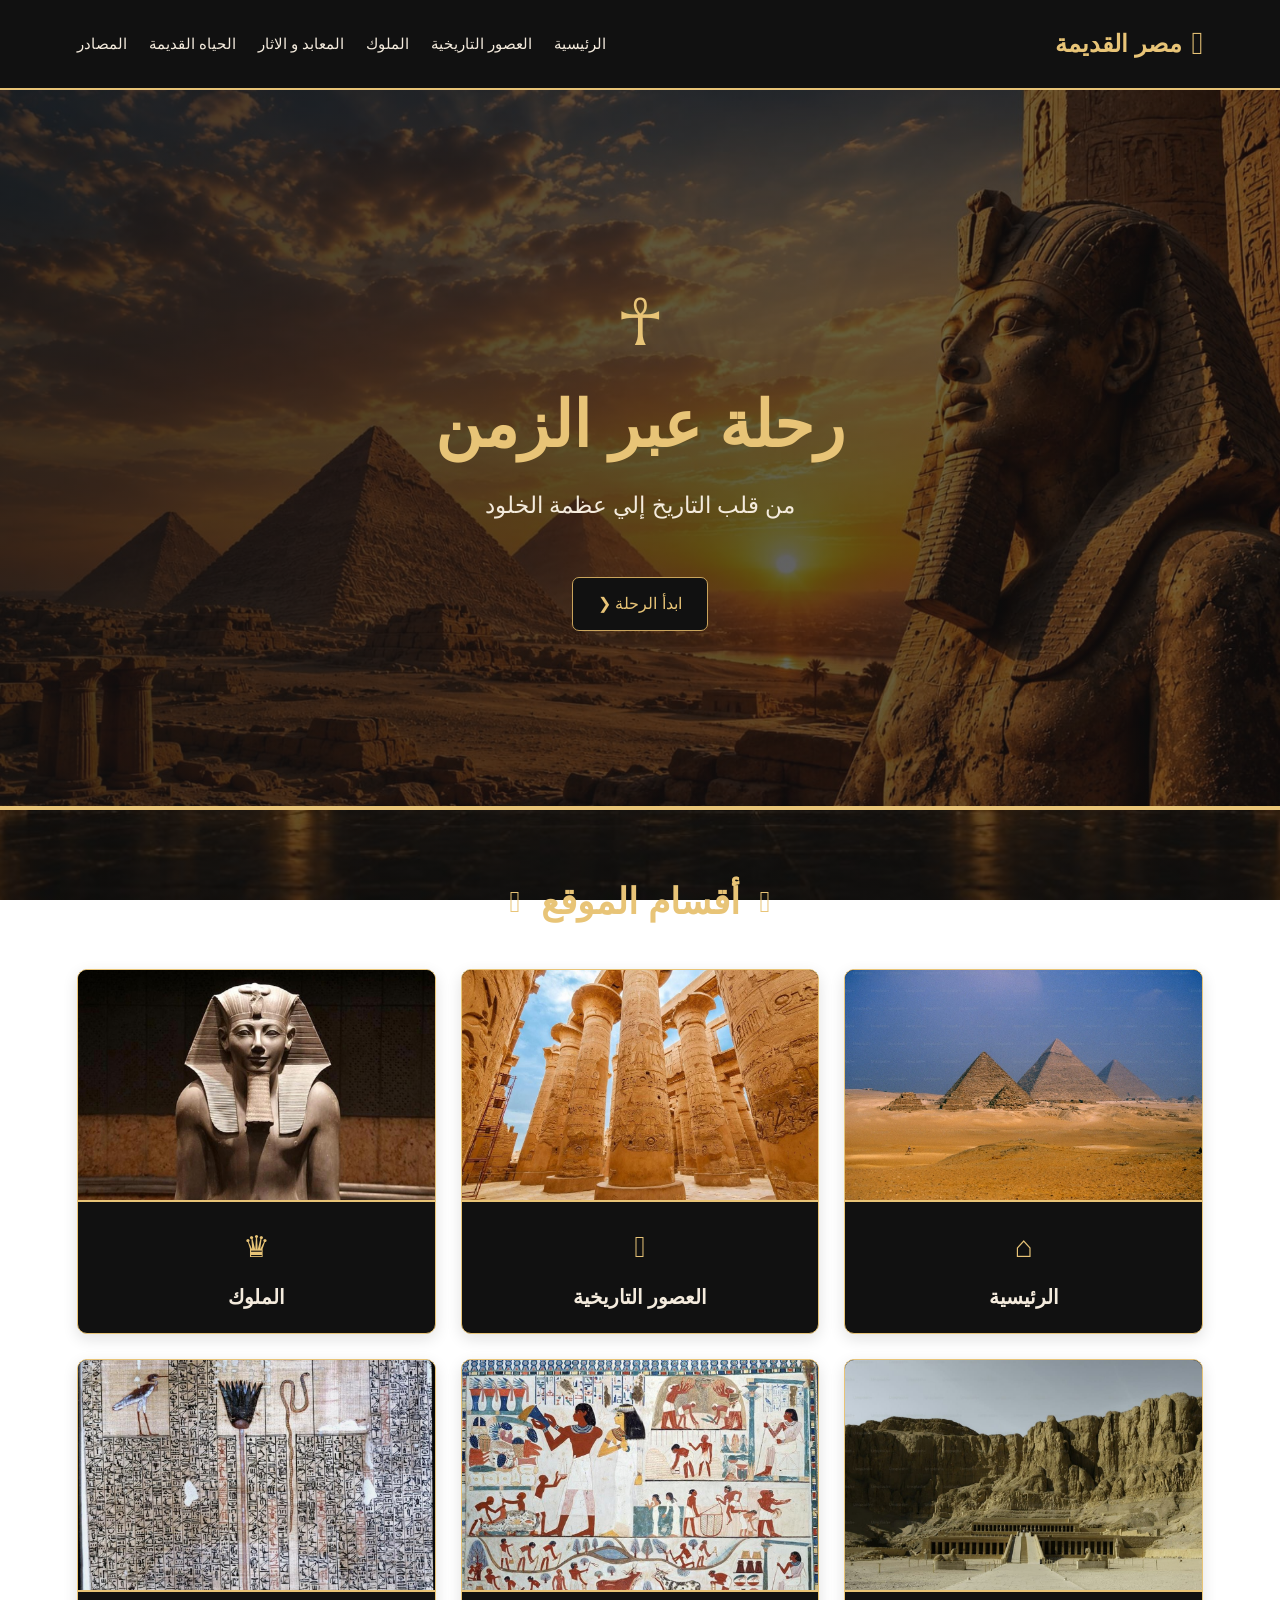
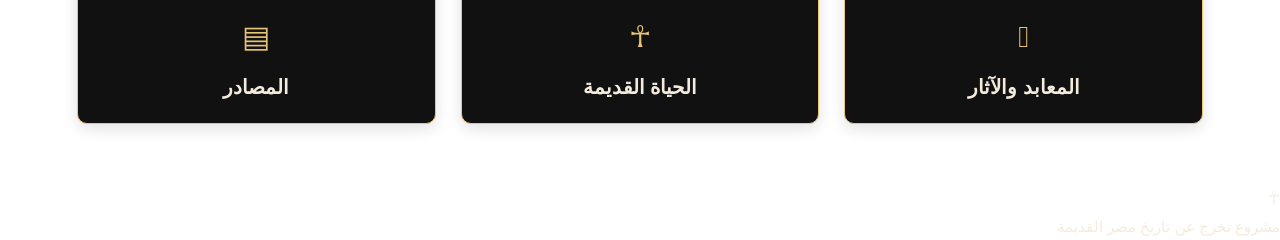
<file: index.html>
<!DOCTYPE html>
<html lang="ar" dir="rtl">
    <head>
         <meta charset="UTF-8">
         <meta name="viewport" content="width=device-width,initial-scale=1.0">
         <title>ANKH</title>
         <link rel="stylesheet" href="css/style.css">
    </head>
    <body>
        <!-- رأس الموقع -->
        <header class="header">
            <a href="index.html" class="logo">
              <span class="eye">𓂀</span>
              <span>مصر القديمة</span>  
            </a>
            <nav class="navbar">
                <a href="index.html">الرئيسية</a>
                <a href="eras.html">العصور التاريخية</a>
                <a href="kings.html">الملوك</a>
                <a href="monuments.html">المعابد و الاثار</a>
                <a href="life.html">الحياه القديمة</a>
                <a href="sources.html">المصادر</a>
            </nav>
        </header>
        <!-- القسم الرئيسي والخلفية -->
        <main>
            <section class="hero">
        <div class="hero-content">
            <span class="symbol">☥</span>
            <h1>رحلة عبر الزمن</h1>
            <p> من قلب التاريخ إلي عظمة الخلود</p>
            <a href="#sections" class="btn">ابدأ الرحلة ❮</a>
        </div>
    </section>
    <!-- أقسام الموقع -->
     <section class="sections" id="sections">

            <div class="section-title">
                <span>𓆣</span>
                <h2>أقسام الموقع</h2>
                <span>𓆣</span>
            </div>
            <div class="cards">

                <a href="index.html" class="card">
                    <img src="imges/pyramids.jpg" alt="أهرامات الجيزة" width="300">
                    <div class="card-info">
                        <span class="card-icon">⌂</span>
                        <h3>الرئيسية</h3>
                    </div>
                </a>

                <a href="eras.html" class="card">
                    <img src="imges/temples.jpg" alt="العصور التاريخية" width="300">
                    <div class="card-info">
                        <span class="card-icon">𓉗</span>
                        <h3>العصور التاريخية</h3>
                    </div>
                </a>

                <a href="kings.html" class="card">
                    <img src="imges/kings.jpg" alt="ملوك مصر القديمة" width="300">
                    <div class="card-info">
                        <span class="card-icon">♛</span>
                        <h3>الملوك</h3>
                    </div>
                </a>

                <a href="monuments.html" class="card">
                    <img src="imges/monuments.jpg" alt="المعابد والآثار" width="300">
                    <div class="card-info">
                        <span class="card-icon">𓉐</span>
                        <h3>المعابد والآثار</h3>
                    </div>
                </a>

                <a href="life.html" class="card">
                    <img src="imges/ancient-life.jpg" alt="الحياة في مصر القديمة" width="300">
                    <div class="card-info">
                        <span class="card-icon">☥</span>
                        <h3>الحياة القديمة</h3>
                    </div>
                </a>

                <a href="sources.html" class="card">
                    <img src="imges/sources.jpg" alt="المخطوطات المصرية القديمة" width="300">
                    <div class="card-info">
                        <span class="card-icon">▤</span>
                        <h3>المصادر</h3>
                    </div>
                </a>

            </div>

        </section>
        </main>
        <!-- تذييل الموقع -->
        <footer class="footer">
<span>☥</span>
        <p>مشروع تخرج عن تاريخ مصر القديمة</p>
        </footer>
    </body>
</html>
</file>
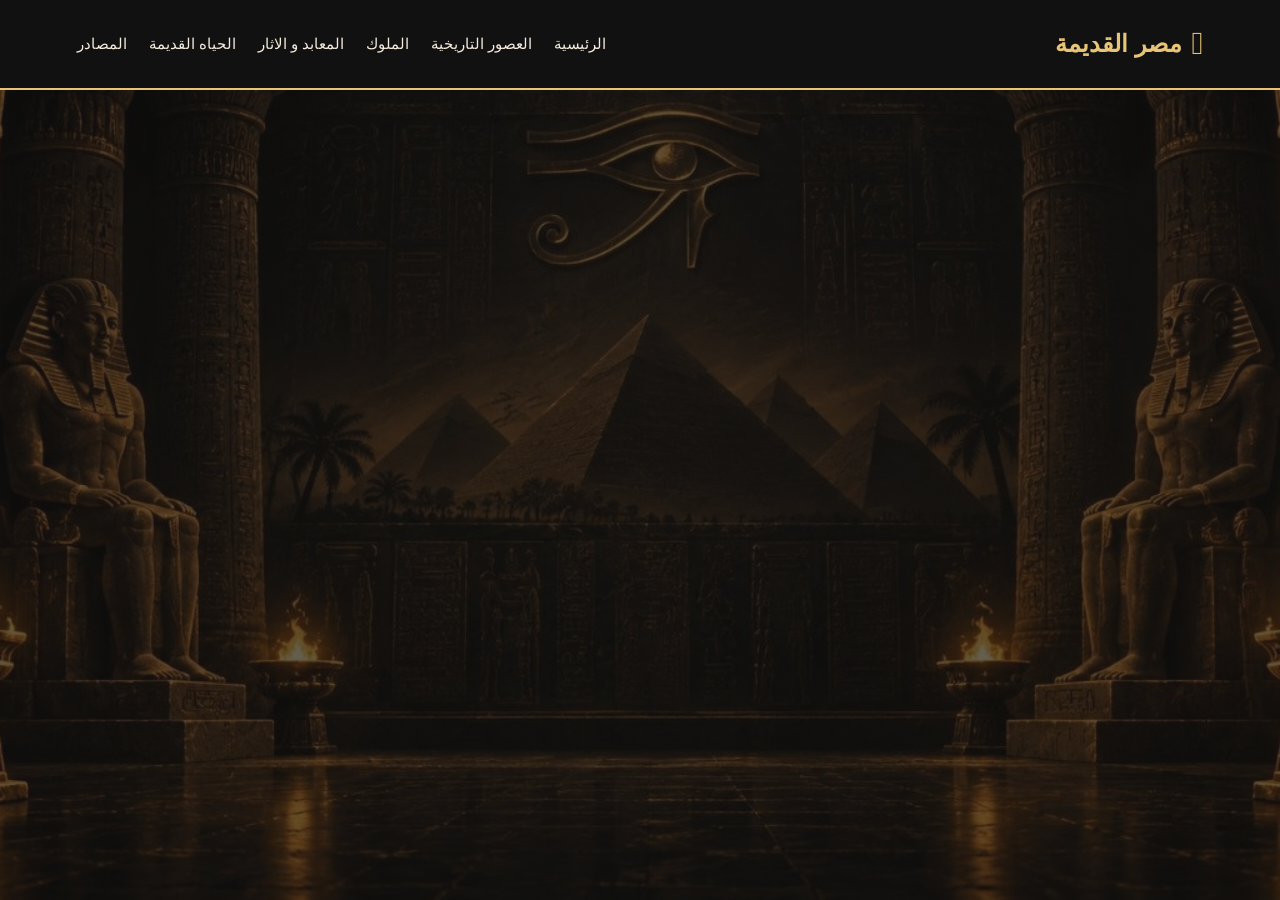
<file: eras-details.html>
<!DOCTYPE html>
<html lang="ar" dir="rtl">
    <head>
        <meta charset="UTF-8">
        <meta name="viewport" content="width=device-width,initial-scale=1.0">
        <title>تفاصيل العصور التاريخية</title>
        <link rel="stylesheet" href="css/style.css">
    </head>
    <body>
         <!-- رأس الموقع -->
        <header class="header">
            <a href="index.html" class="logo">
              <span class="eye">𓂀</span>
              <span>مصر القديمة</span>  
            </a>
            <nav class="navbar">
                <a href="index.html">الرئيسية</a>
                <a href="eras.html">العصور التاريخية</a>
                <a href="kings.html">الملوك</a>
                <a href="monuments.html">المعابد و الاثار</a>
                <a href="life.html">الحياه القديمة</a>
                <a href="sources.html">المصادر</a>
            </nav>
        </header>
        <!-- تفاصيل عصر ماقبل الاسرات-->
<section class="king-detail" id="predynastic">

    <h1>عصر ما قبل الاسرات</h1>

    <img src="imges/قبل الاسرات.jpg"
         alt="عصر ما قبل الاسرات">

    <h2>بداية عصر ما قبل التاريخ</h2>

    <div class="king-biography">

        <h2>نبذة عن عصر ما قبل التاريخ</h2>

        <p> 
            تغطي تلك التسمية فترة ما قبل التاريخ المصري القديم بداية من العصر الحجري القديم (الباليوليتي)، وصولاً إلى نهاية العصر الحجري الحديث (النيوليتي). ويشير مصطلح "ما قبل التاريخ" إلى مرحلة ما قبل الكتابة في مصر . ظهرت الكتابة في نفس الوقت تقريبا مع نهاية العصر الحجري  حوالي 3100 قبل الميلاد. وهي الفترة التي ظهرت فيها مصر ككيان سياسي موحد
        </p>

        <h2>الحضارات المصرية قبل توحيد البلاد</h2>

    <p>
        قبل تشكيل الدولة المصرية، ظهرت حضارات مختلفة على طول وادي النيل،
        وبدأت تتشابه تدريجيًا في مظاهرها الثقافية.
    </p>

    <h3>حضارة المعادي</h3>
    <p>
        ظهرت في مصر السفلى، وامتدت تقريبًا من عام 4000 إلى 3100 قبل الميلاد.
    </p>

    <h3>حضارة البداري</h3>
    <p>
        ظهرت بالقرب من أسيوط، وتُعد من الحضارات المهمة في صعيد مصر.
    </p>

    <h3>حضارة نقادة الأولى</h3>
    <p>
        ظهرت في صعيد مصر بالقرب من الأقصر، وامتدت تقريبًا
        من عام 4000 إلى 3500 قبل الميلاد.
    </p>

    <h2>مراحل تطور حضارة نقادة</h2>

    <h3>نقادة الأولى</h3>
    <p>
        لم تكشف هذه المرحلة عن الكثير من مظاهر التقسيم الطبقي الاجتماعي،
        لكن بدأت التغيرات الاجتماعية تظهر بصورة أوضح مع نهاية هذه الفترة.
    </p>

    <h3>نقادة الثانية</h3>
    <p>
        امتدت تقريبًا من عام 3500 إلى 3200 قبل الميلاد،
        وبدأت تنتشر على طول وادي النيل.
        ومن أهم مواقعها هيراكونبوليس (الكوم الأحمر) بالقرب من إدفو،
        وأبيدوس في صعيد مصر.
    </p>

    <h3>نقادة الثالثة</h3>
    <p>
        امتدت تقريبًا من عام 3500 إلى 3100 قبل الميلاد،
        وأصبح المجتمع أكثر تعقيدًا وتطورًا،
        كما اختلفت ثقافته عن الثقافة النوبية المعاصرة.
        وكان الانتقال منها إلى عصر الأسرات المبكرة تدريجيًا.
    </p>

    <h3>الأسرة الحاكمة صفر</h3>
    <p>
        يُطلق أحيانًا على حضارة نقادة الثالثة اسم الأسرة الحاكمة صفر،
        نظرًا لارتباطها بالمرحلة الانتقالية التي سبقت بداية عصر الأسرات.
    </p>

    <h2>مصر العليا والسفلى قبل التوحيد</h2>

    <h3>اختلاف مصر العليا والسفلى</h3>
    <p>
        كان هناك اختلاف جغرافي بين مصر العليا ومصر السفلى،
        وظل هذا الاختلاف واضحًا حتى أواخر عصر ما قبل التاريخ.
    </p>

    <h3>ظهور لقب رب الأرضين</h3>
    <p>
        بعد توحيد مصر تحت حكم ملك واحد،
        أشار المصريون القدماء إلى ملكهم باسم رب الأرضين،
        تعبيرًا عن حكمه لمصر العليا والسفلى.
    </p>

    </div>
</section>
 <!-- تفاصيل عصر العتيق-->
<section class="king-detail" id="early">

    <h1>العصر العتيق</h1>

    <img src="imges/مينا (نارمر).jpg"
         alt="العصر العتيقس">

    <h2>بداية العصر العتيق</h2>

    <div class="king-biography">

        <h2>نبذة عن العصر العتيق</h2>

    <p>
        يُطلق على التاريخ المصري القديم قبل العصر اليوناني الروماني
        اسم فترة الأسرات، والتي تنقسم إلى 30 أسرة.
        ويبدأ العصر العتيق بتوحيد مصر في كيان سياسي واحد
        حوالي عام 3100 قبل الميلاد، ويتكون من الأسرتين الأولى والثانية.
    </p>

    <h2>توحيد مصر وبداية الدولة</h2>

    <h3>توحيد مصر العليا والسفلى</h3>
    <p>
        تمت عملية توحيد مصر العليا والسفلى بشكل تدريجي،
        ولكن يبدو أن إحدى مراحلها الأخيرة حدثت في عهد الملك نعرمر.
    </p>

    <h3>صلاية الملك نعرمر</h3>
    <p>
        ترك الملك نعرمر صلاية تحمل اسمه، وتُعد من أهم الآثار
        الموجودة بالمتحف المصري بالقاهرة، حيث تسجل حدث توحيد مصر.
    </p>

    <h3>تأسيس مدينة منف</h3>
    <p>
        مع توحيد مصر، تم تأسيس عاصمة جديدة وهي مدينة منف،
        وكانت تُعرف باسم "إنب حدج" أي "الجدار الأبيض".
        وتقع بين مصر العليا والسفلى، وأصبحت من أهم مدن مصر القديمة
        وأكثرها ازدحامًا بالسكان على مدار تاريخها.
    </p>

    <h2>الأسرة الأولى</h2>

    <h3>مدينة أبيدوس ومقابر الملوك</h3>
    <p>
        احتلت منطقة أبيدوس، بالقرب من سوهاج الحديثة،
        مكانة بارزة منذ حضارة نقادة الثالثة.
        ودُفن ملوك الأسرة الأولى في هذه المدينة،
        وتمثل مقابرهم تطورًا كبيرًا في فنون العمارة.
    </p>

    <h3>تطور السلطة الملكية</h3>
    <p>
        أصبحت مصر في تلك الفترة أكثر مركزية،
        وبدأت قوة الملك وسلطته في التطور والازدياد.
    </p>

    <h2>الأسرة الثانية</h2>

    <h3>مقابر ملوك الأسرة الثانية</h3>
    <p>
        دُفن معظم حكام الأسرة الثانية في مدينة منف،
        بينما اختار الملكان برإيب سن وخع سمخوي
        بناء مقبرتيهما في أبيدوس.
    </p>

    <h3>الصراع على السلطة</h3>
    <p>
        تشير بعض الأدلة النادرة إلى احتمال وجود صراع على السلطة
        بين الملكين، وربما ارتبط ذلك بالتقاليد الأسطورية
        التي تتحدث عن المعبودين حورس وست، لكن هذا التفسير غير مؤكد.
    </p>

    <h3>عهد الملك خع سخموي</h3>
    <p>
        نمت السلطة الملكية بشكل واضح خلال عهد الملك خع سخموي.
        وقد أنشأ بالقرب من أبيدوس مجموعة جنائزية ضخمة،
        عُرفت اليوم باسم منطقة "شونة الزبيب".
        ويتميز هذا المبنى بأنه أكبر بكثير من منشآت أسلافه،
        ويُعد من أقدم المنشآت المبنية من الطوب اللبن في العالم.
    </p>

</div>
</section>
        <!-- عصر الدوله لقديمه -->
<section class="king-detail" id="old">

    <h1>العصر الدولة القديمة</h1>

    <img src="imges/القديم.jpg"
         alt="العصر الدولة القديمة">

    <h2>بداية العصر الدولة القديمة</h2>

    <div class="king-biography">

        <h2>نبذة عن عصر الدولة القديمة</h2>

    <p>
        امتدت الدولة القديمة عبر الأسرات من الثالثة إلى السادسة،
        وشهدت هذه الفترة تعاظم قوة الملك وازدهار بناء الأهرامات
        وتطور العمارة المصرية القديمة.
    </p>

    <h2>الأسرة الثالثة وبداية بناء الأهرامات</h2>

    <h3>الملك زوسر والهرم المدرج</h3>
    <p>
        يُعد الملك زوسر أول ملوك الأسرة الثالثة، وقد أمر ببناء
        هرمه المدرج في سقارة. بدأ المشروع ببناء مصطبة تقليدية،
        ثم أُضيفت إليها مصاطب أخرى فوق بعضها، حتى أصبح أول
        هرم مدرج حجري في تاريخ مصر القديمة.
    </p>

    <h3>خلفاء الملك زوسر</h3>
    <p>
        لم يتمكن بعض خلفاء زوسر من إتمام أهرامهم،
        وربما يرجع ذلك إلى قصر مدة حكمهم.
    </p>

    <h2>الأسرة الرابعة وعصر الأهرامات الكبرى</h2>

    <h3>الملك حوني</h3>
    <p>
        يُعد حوني من ملوك الأسرة الرابعة، ولا تتوفر معلومات
        كثيرة عن فترة حكمه.
    </p>

    <h3>الملك سنفرو</h3>
    <p>
        كان الملك سنفرو من أقوى ملوك الأسرة الرابعة،
        وقد بنى ثلاثة أهرامات، وهي:
    </p>

    <p>
        هرم ميدوم: بدأ بناؤه على هيئة هرم مدرج، ثم تحول
        إلى هرم كامل.
    </p>

    <p>
        الهرم المنحني: بناه في منطقة دهشور، ويُعرف أيضًا
        باسم الهرم المنكسر، وكان من أوائل محاولات بناء
        الهرم كامل الشكل.
    </p>

    <p>
        الهرم الأحمر: بناه في دهشور، ويُعد أول هرم كامل
        الشكل في مصر، ومهّد الطريق لبناء الأهرامات الكبرى.
    </p>

    <h3>الملك خوفو والهرم الأكبر</h3>
    <p>
        بنى الملك خوفو الهرم الأكبر بالجيزة، والذي بلغ ارتفاعه
        الأصلي نحو 146.5 مترًا، وظل أطول مبنى في العالم
        لمدة تقارب 3800 عام.
    </p>

    <h3>الملك جدف رع</h3>
    <p>
        جاء الملك جدف رع بعد خوفو، وبدأ بناء هرمه في منطقة
        أبو رواش، لكنه لم يتمكن من إكماله.
    </p>

    <h3>الملك خفرع وأبو الهول</h3>
    <p>
        بنى الملك خفرع هرمًا يقارب في حجمه هرم والده خوفو،
        ويرتبط عهده بنحت تمثال أبو الهول العظيم،
        كما تميزت المعابد المرتبطة بمجموعته الهرمية
        بكبر حجمها وتفاصيلها المعمارية.
    </p>

    <h3>الملك منكاورع</h3>
    <p>
        بنى الملك منكاورع هرمًا أصغر من أهرامات أسلافه،
        واستخدم الجرانيت القادم من أسوان في جزء من كسوته.
        كما أصبحت المعابد المجاورة له أكبر نسبيًا،
        مما يشير إلى زيادة الاهتمام بالعبادة الجنائزية
        مقارنة بحجم المقبرة نفسها.
    </p>

    <h2>الأسرتان الخامسة والسادسة</h2>

    <h3>تطور النصوص الدينية في عهد الملك أوناس</h3>
    <p>
        أمر الملك أوناس، آخر ملوك الأسرة الخامسة،
        بنقش نصوص داخل هرمه في سقارة، وعُرفت باسم
        نصوص الأهرام. وكان الهدف منها مساعدة الملك
        في رحلته إلى العالم الآخر والوصول إلى الحياة الأبدية.
    </p>

    <h3>تراجع السلطة الملكية</h3>
    <p>
        بداية من الأسرة السادسة، بدأت سلطة الملك المركزية
        في التراجع تدريجيًا، وأصبحت الحكومة المركزية
        أقل قدرة على السيطرة على أنحاء البلاد.
    </p>

    <h3>الملك بيبي الثاني ونهاية الدولة القديمة</h3>
    <p>
        شهدت نهاية عهد الملك بيبي الثاني، الذي حكم فترة طويلة،
        تراجعًا واضحًا في قوة الحكومة المركزية،
        وكان ذلك من العوامل التي ساهمت في نهاية الدولة القديمة.
    </p>

</div>
</section>
     <!-- عصر الانتقال الاول -->
      <section class="king-detail" id="first-intermediate">

    <h1>عصر الانتقال الاول</h1>

    <img src="imges/الاول.jpg"
         alt="العصر الانتقال الاول">

    <h2>بداية عصر الانتقال الاول</h2>
    <div class="king-biography">

        <h2>نبذة عن عصر الانتقال الأول</h2>

    <p>
        امتد عصر الانتقال الأول تقريبًا من عام 2181 إلى 2055 قبل الميلاد،
        وجاء بعد نهاية الدولة القديمة، وشهد ضعف السلطة المركزية
        وزيادة نفوذ حكام الأقاليم.
    </p>

    <h2>أسباب ظهور عصر الانتقال الأول</h2>

    <h3>ضعف ملوك الأسرة السادسة</h3>
    <p>
        أدى ضعف ملوك الأسرة السادسة إلى فقدان السيطرة على البلاد،
        مما ساعد حكام الأقاليم على زيادة نفوذهم واستقلالهم
        عن الحكومة المركزية في منف.
    </p>

    <h3>استقلال حكام الأقاليم</h3>
    <p>
        بدأ حكام الأقاليم في توسيع مناطق نفوذهم وتكوين قواتهم الخاصة،
        وأصبحوا مستقلين إلى حد كبير عن سلطة الملك.
        ونتج عن ذلك صراعات وحروب أهلية وتدهور الأوضاع السياسية والاقتصادية،
        كما تعرضت بعض المجموعات الهرمية للسرقة.
    </p>

    <h2>الحياة خلال عصر الانتقال الأول</h2>

    <h3>الفوضى والمجاعة في النصوص القديمة</h3>
    <p>
        وصفت نصوص الدولة الوسطى هذه الفترة بأنها عصر من المجاعة والفوضى،
        وربطت غياب الحكومة المركزية بالفقر وعدم الاستقرار
        وتراجع القيم الأخلاقية.
    </p>

    <h3>التطور الثقافي والاقتصادي</h3>
    <p>
        أظهرت الأدلة الأثرية صورة مختلفة؛ فقد ظهرت أشكال جديدة من الفخار
        وأساليب معمارية وثقافات محلية مرتبطة بحكام الأقاليم.
        واستمرت الحياة داخل الأقاليم، كما تطور اقتصادها
        بعيدًا عن سيطرة الدولة المركزية.
    </p>

    <h3>دور حكام الأقاليم</h3>
    <p>
        أصبح حكام الأقاليم بمثابة رعاة لمواطنيهم،
        حيث قدموا لهم المساعدة والطعام والماء.
        وأصبح مفهوم الحاكم باعتباره راعيًا لشعبه
        من الأفكار المهمة التي استمرت في الفترات التالية.
    </p>

    <h2>التطور الديني خلال عصر الانتقال الأول</h2>

    <h3>ظهور نصوص التوابيت</h3>
    <p>
        شهدت هذه الفترة ظهور ما يُعرف باسم ديمقراطية العالم الآخر،
        حيث انتشرت نصوص التوابيت التي كانت تُكتب داخل التوابيت،
        لمساعدة المتوفى في الوصول إلى العالم الآخر.
    </p>

    <h3>انتشار فكرة الحياة بعد الموت</h3>
    <p>
        لم تعد النصوص الجنائزية مقتصرة على الملوك فقط،
        بل أصبح بإمكان الأفراد أيضًا الاستفادة منها
        لضمان حياة أخرى بعد الموت، وهو ما عكس اتساع
        المعتقدات المتعلقة بالعالم الآخر.
    </p>

    <h2>نهاية عصر الانتقال الأول وإعادة توحيد مصر</h2>

    <h3>حكم الأسرتين التاسعة والعاشرة</h3>
    <p>
        حكمت الأسرتان التاسعة والعاشرة من مدينة هيراكليوبوليس،
        المعروفة حاليًا باسم إهناسيا المدينة،
        لكن سيطرتهما كانت ضعيفة، خاصة في جنوب مصر.
    </p>

    <h3>ظهور قوة طيبة</h3>
    <p>
        ظهرت أسرة جديدة في طيبة، الأقصر حاليًا،
        وازدادت قوتها حتى أصبحت قادرة على تحدي
        حكام هيراكليوبوليس.
    </p>

    <h3>الملك منتوحتب الثاني وتوحيد مصر</h3>
    <p>
        انتهى عصر الانتقال الأول بإعادة توحيد مصر
        على يد الملك نب حبت رع منتوحتب الثاني،
        من الأسرة الحادية عشرة في طيبة،
        لتبدأ بعد ذلك فترة الدولة الوسطى.
    </p>


</div>
</section>
  <!-- عصر الدواة الوسطي-->
      <section class="king-detail" id="middle">

    <h1>عصر الدولة الواسطي</h1>

    <img src="imges/الدوله الواسطي.jpg"
         alt="عصر الدولة الواسطي">

    <h2>بداية عصر الدولة الواسطي</h2>
    <div class="king-biography">

       <h2>نبذة عن عصر الدولة الوسطى</h2>

    <p>
        تُعد الدولة الوسطى فترة من فترات الازدهار في تاريخ مصر القديمة،
        وامتدت عبر الأسرات الحادية عشرة والثانية عشرة والثالثة عشرة.
        وبدأت بعد نجاح الملك نب حبت رع منتوحتب في إعادة توحيد مصر،
        لتنتهي بذلك فترة الانتقال الأول وتبدأ مرحلة جديدة من الاستقرار.
    </p>

    <h2>الأسرة الحادية عشرة وبداية الدولة الوسطى</h2>

    <h3>الملك منتوحتب الثاني وتوحيد مصر</h3>
    <p>
        نجح الملك نب حبت رع منتوحتب الثاني في إعادة توحيد مصر
        حوالي عام 2055 قبل الميلاد، وبذلك بدأت الدولة الوسطى.
        وكانت الأسرة الحادية عشرة ذات أصول من مدينة طيبة
        (الأقصر حاليًا)، التي أصبحت لاحقًا من أهم مدن مصر القديمة.
    </p>

    <h3>معبد منتوحتب الثاني بالدير البحري</h3>
    <p>
        بسبب أصوله الطيبية، دُفن الملك منتوحتب الثاني
        في البر الغربي بمدينة طيبة، بمنطقة الدير البحري.
        وضمت مقبرته معبدًا مخصصًا لطقوسه الجنائزية،
        وقد بُني جزء منه داخل المنحدر الصخري وجزء آخر
        على هيئة شرفات متدرجة.
        ويُعتقد أن تصميمه كان مصدر إلهام جزئي لمعبد
        الملكة حتشبسوت المجاور له.
    </p>

    <h3>منتوحتب الثالث والرابع</h3>
    <p>
        لا تتوفر معلومات كثيرة عن الملكين منتوحتب الثالث والرابع،
        وكانا آخر حكام الأسرة الحادية عشرة.
    </p>

    <h2>الأسرة الثانية عشرة وقوة الدولة</h2>

    <h3>الملك أمنمحات الأول</h3>
    <p>
        أسس الملك أمنمحات الأول الأسرة الثانية عشرة،
        وكان من المحتمل أنه شغل منصب الوزير في عهد منتوحتب الرابع.
        وعمل ملوك هذه الأسرة على تعزيز سلطة الحكومة المركزية
        وإعادة تنظيم شؤون البلاد.
    </p>

    <h3>تقوية سلطة الدولة</h3>
    <p>
        نجح ملوك الأسرة الثانية عشرة في الحد من نفوذ حكام الأقاليم،
        كما نفذوا مشروعات بناء في مختلف أنحاء البلاد،
        وعملوا على تأمين الحدود وإرسال بعثات التعدين
        وتشجيع الرحلات التجارية.
    </p>

    <h3>الحصون الحدودية</h3>
    <p>
        أنشأ المصريون سلسلة من الحصون في مناطق مثل بوهن
        وسمنة وأسكوت، ولم تكن هذه الحصون للدفاع فقط،
        بل ساعدت أيضًا في تنظيم حركة التجار النوبيين،
        واستخدمت قواعد للبعثات التعدينية والعمليات العسكرية.
    </p>

    <h3>الملك سنوسرت الثالث والملك أمنمحات الثالث</h3>
    <p>
        شهد عهد الملك سنوسرت الثالث والملك أمنمحات الثالث
        ازدهارًا كبيرًا، وكان لهما دور مهم في تقوية الدولة
        وتنفيذ المشروعات المختلفة.
    </p>

    <h2>المشروعات الزراعية والعمرانية</h2>

    <h3>تطوير منطقة الفيوم</h3>
    <p>
        شهدت الدولة الوسطى تنفيذ مشروعات زراعية ضخمة،
        خاصة في منطقة الفيوم، حيث تم حفر القنوات
        واستصلاح الأراضي وزيادة المساحات الصالحة للزراعة.
    </p>

    <h3>العاصمة إيتت تاوي</h3>
    <p>
        أسس الملك أمنمحات الأول عاصمة جديدة عُرفت باسم إيتت تاوي،
        ويُفسر اسمها بمعنى القابض على الأرضين.
        ودُفن ملوك الأسرة الثانية عشرة في أهرامات
        بالقرب من هذه العاصمة، ولا يزال موقعها الدقيق غير معروف.
    </p>

    <h2>الازدهار الثقافي والأدبي</h2>

    <h3>تطور اللغة المصرية الوسطى</h3>
    <p>
        شهدت الدولة الوسطى تطورًا مهمًا في اللغة المصرية القديمة،
        وظهرت تراكيب لغوية جديدة أصبحت أساسًا للغة
        التي استخدمت في كثير من النصوص الرسمية والأدبية.
    </p>

    <h3>ازدهار الأدب المصري القديم</h3>
    <p>
        كُتبت خلال هذه الفترة العديد من النصوص الأدبية الجديدة،
        وظل عدد كبير منها معروفًا وشائعًا لأكثر من ألف عام.
        وأصبحت اللغة المصرية الوسطى لغة مهمة للنصوص الرسمية
        حتى العصرين البطلمي والروماني.
    </p>
</div>
</section>
<!-- عصر الانتقال الثاني -->
<section class="king-detail" id="second-intermediate">

    <h1>عصر الانتقال الثاني</h1>

    <img src="imges/عصر الثاني.jpg"
         alt="عصر الانتقال الثاني">

    <h2>بداية عصر الانتقال الثاني</h2>

    <div class="king-biography">

        <h2>نبذة عن عصر الانتقال الثاني</h2>

        <p>
            شهد عصر الانتقال الثاني انقسامًا سياسيًا في مصر،
            وظهور قوى أجنبية ومحلية تنافست على حكم البلاد.
            وارتبط هذا العصر بظهور الهكسوس وسيطرتهم على أجزاء
            كبيرة من مصر، وانتهى بطردهم وإعادة توحيد البلاد.
        </p>

        <h2>ظهور الهكسوس في مصر</h2>

        <h3>هجرة سكان بلاد الشام</h3>

        <p>
            خلال الأسرة الثانية عشرة، بدأت أعداد كبيرة من المهاجرين
            القادمين من بلاد الشام، التي تضم مناطق مثل فلسطين
            ولبنان وسوريا، في الوصول إلى مصر.
            واستقر معظمهم في شمال شرق الدلتا.
        </p>

        <h3>معنى كلمة الهكسوس</h3>

        <p>
            أُطلق على أحد قادة المهاجرين لقب "حكا خاسوت"،
            ويعني حاكم الأراضي الأجنبية، وهي الكلمة التي عُرفت
            لاحقًا باسم الهكسوس.
            ولا نعرف بالتحديد كيف تمكنوا من الوصول إلى السلطة،
            لكن ضعف الأسرة الثالثة عشرة ساعد على حدوث ذلك.
        </p>

        <h2>سيطرة الهكسوس وانقسام مصر</h2>

        <h3>الأسرة الخامسة عشرة وعاصمتها أواريس</h3>

        <p>
            أسس الهكسوس الأسرة الخامسة عشرة، واتخذوا مدينة أواريس
            (تل الضبعة حاليًا) عاصمة لهم في شمال شرق الدلتا.
            وتمكنوا من السيطرة على معظم شمال مصر،
            ووصل نفوذهم إلى مدينة منف وأجزاء من مصر الوسطى.
        </p>

        <h3>الحضارة النوبية في الجنوب</h3>

        <p>
            في الوقت نفسه، كانت الحضارة النوبية في منطقة كرمة
            تزداد قوة ونفوذًا، ونجحت في السيطرة على أجزاء من جنوب مصر.
        </p>

        <h3>الملوك المحليون في طيبة</h3>

        <p>
            بقي عدد من الملوك المحليين في صعيد مصر،
            واتخذوا من طيبة مركزًا لحكمهم.
            وأصبحت البلاد مقسمة بين الهكسوس في الشمال،
            والقوى النوبية في الجنوب، والملوك المحليين في طيبة.
        </p>

        <h3>الأسرتان الرابعة عشرة وأبيدوس</h3>

        <p>
            ظهرت الأسرة الرابعة عشرة في منطقة خويس
            (سخا حاليًا بالقرب من كفر الشيخ)،
            ويبدو أنها تعايشت مع الهكسوس في بداية الأمر.
            كما ظهرت أسرة أخرى قصيرة الحكم في أبيدوس.
        </p>

        <h2>الحياة والثقافة في عهد الهكسوس</h2>

        <h3>التأثيرات الثقافية القادمة من بلاد الشام</h3>

        <p>
            تطورت الثقافة المصرية خلال فترة حكم الهكسوس،
            وظهرت تأثيرات ثقافية من بلاد الشام،
            ويمكن ملاحظة ذلك في الفخار والأسلحة
            وتخطيط المنازل وعادات الدفن.
        </p>

        <h3>عادات الدفن عند الهكسوس</h3>

        <p>
            من أبرز الاختلافات في عادات الهكسوس أن مقابرهم
            كانت تقع داخل مناطق المعيشة، وليس في مقابر
            منفصلة خارج المدينة كما كان شائعًا من قبل.
        </p>

        <h2>مقاومة الهكسوس وتحرير مصر</h2>

        <h3>الأسرة السابعة عشرة وبداية المقاومة</h3>

        <p>
            ازدادت قوة ملوك طيبة تدريجيًا خلال الأسرة السابعة عشرة،
            وأصبحوا أكثر قدرة على مواجهة الهكسوس
            واستعادة السيطرة على البلاد.
        </p>

        <h3>الملك تاعا سقنن رع</h3>

        <p>
            كان الملك تاعا سقنن رع من الملوك الذين قادوا
            المقاومة العسكرية ضد الهكسوس،
            ويُعتقد أنه استشهد خلال إحدى المعارك ضدهم.
        </p>

        <h3>الملك كامس</h3>

        <p>
            واصل الملك كامس، ابن تاعا سقنن رع،
            الحرب ضد الهكسوس وحقق تقدمًا عسكريًا مهمًا،
            ومهّد الطريق لاستكمال تحرير مصر.
        </p>

        <h3>الملك أحمس وطرد الهكسوس</h3>

        <p>
            نجح الملك أحمس في استكمال انتصارات أسلافه،
            وتمكن من استعادة الأراضي المصرية ودخول مدينة أواريس
            وطرد الهكسوس من البلاد.
            كما قاد حملات عسكرية إلى جنوب فلسطين
            وإلى مناطق في النوبة.
        </p>

        <h2>نهاية عصر الانتقال الثاني وبداية الدولة الحديثة</h2>

        <h3>بداية الأسرة الثامنة عشرة</h3>
        <p>
            مثّل انتصار الملك أحمس بداية الأسرة الثامنة عشرة،
            ونهاية عصر الانتقال الثاني،
            وبداية عصر الدولة الحديثة الذي شهد توسعًا كبيرًا
            ونشأة الإمبراطورية المصرية.
        </p>

        <h3>التطورات العسكرية والتكنولوجية</h3>

        <p>
            دخلت إلى مصر خلال هذه الفترة تقنيات وأدوات جديدة
            من الشرق الأدنى، مثل الخيول والعربات الحربية
            والأقواس المركبة، إلى جانب تطورات في صناعة الفخار
            وبعض الأدوات والألعاب والآلات الموسيقية.
        </p>

        <h3>تأثير الهكسوس على السياسة المصرية</h3>

        <p>
            ترك الغزو الأجنبي تأثيرًا كبيرًا في نفوس المصريين،
            وأدرك ملوك الدولة الحديثة أن الحصون الحدودية وحدها
            لا تكفي لحماية البلاد.
            لذلك اتبعوا سياسة توسعية قوية لتأمين حدود مصر
            ومنع تكرار تجربة الغزو الأجنبي.
        </p>

    </div>
</section>
<!-- عصر الدولة الحديثة -->
<section class="king-detail" id="new">

    <h1>عصر الدولة الحديثة</h1>

    <img src="imges/الدوله الحديثة.jpg"
         alt="عصر الدولة الحديثة">

    <h2>بداية عصر الدولة الحديثة</h2>

    <div class="king-biography">

        <h2>نبذة عن عصر الدولة الحديثة</h2>

        <p>
            أصبحت مصر خلال عصر الدولة الحديثة إمبراطورية عظيمة،
            امتدت حدودها جنوبًا إلى الجندل الرابع في النوبة،
            وشمالًا إلى بلاد الشام.
            وشهدت البلاد ازدهارًا اقتصاديًا وعسكريًا ومعماريًا كبيرًا،
            وتعود إلى هذه الفترة العديد من أشهر الآثار المصرية القديمة.
        </p>

        <h2>الأسرة الثامنة عشرة وبداية الإمبراطورية</h2>

        <h3>الملك أحمس وطرد الهكسوس</h3>

        <p>
            بدأت الأسرة الثامنة عشرة مع الملك أحمس،
            الذي نجح في طرد الهكسوس من مصر وإنهاء عصر الانتقال الثاني.
            واتبع ملوك الدولة الحديثة سياسة توسعية،
            بهدف حماية حدود البلاد ومنع تكرار الغزو الأجنبي.
        </p>

        <h3>ازدهار العمارة وبناء المعابد</h3>

        <p>
            ساعدت الثروات الناتجة عن التوسعات العسكرية والتجارية
            على تنفيذ مشروعات بناء ضخمة في مختلف أنحاء مصر،
            وخاصة معبد الكرنك في الأقصر،
            الذي كان من أهم مراكز عبادة المعبود آمون.
            كما دُفن معظم ملوك الأسرة الثامنة عشرة
            في منطقة وادي الملوك.
        </p>

        <h2>الملكة حتشبسوت وازدهار الدولة</h2>

        <h3>تولي حتشبسوت الحكم</h3>

        <p>
            بعد وفاة زوجها الملك تحتمس الثاني،
            كان ابنه تحتمس الثالث لا يزال صغيرًا على تولي الحكم،
            فتولت حتشبسوت الوصاية عليه،
            ثم أعلنت نفسها ملكة على مصر وشاركت في الحكم.
        </p>

        <h3>الشرعية الدينية والسياسية</h3>

        <p>
            عملت حتشبسوت على تعزيز شرعية حكمها،
            وربطت نفسها بفكرة الولادة الإلهية من المعبود آمون.
            وتركت بصمة كبيرة في الحياة السياسية والدينية والمعمارية،
            ومن أشهر آثارها معبدها الجنائزي بالدير البحري.
        </p>

        <h2>ملوك الدولة الحديثة والتوسع العسكري</h2>

        <h3>الملك تحتمس الثالث</h3>

        <p>
            أثبت تحتمس الثالث كفاءة كبيرة في الحكم والقيادة العسكرية،
            ووصلت حدود مصر في عهده إلى أقصى امتداد لها.
            كما ترك العديد من الآثار والنقوش في معبد الكرنك،
            وامتد نفوذ مصر إلى مناطق واسعة في بلاد الشام والنوبة.
        </p>

        <h3>الملك أمنحتب الثاني</h3>

        <p>
            خلف تحتمس الثالث ابنه أمنحتب الثاني،
            وشهدت فترة حكمه استمرار قوة الدولة المصرية
            واستقرار الأوضاع في المنطقة.
        </p>

        <h3>الملك أمنحتب الثالث</h3>

        <p>
            شهد عهد أمنحتب الثالث ازدهارًا كبيرًا في الاقتصاد
            والفن والعمارة والتجارة الدولية.
            وأقام العديد من المنشآت الضخمة في مصر والنوبة،
            ومن أبرز أعماله المساهمة في بناء معبد الأقصر.
        </p>

        <h2>الملك أخناتون والثورة الدينية</h2>

        <h3>تغيير اسم الملك أمنحتب الرابع</h3>

        <p>
            تولى أمنحتب الرابع الحكم بعد والده أمنحتب الثالث،
            ثم غيّر اسمه إلى أخناتون،
            وأعلن عبادة آتون الذي صُوّر على هيئة قرص الشمس،
            ورفض عبادة بقية المعبودات.
        </p>

        <h3>التغيرات الدينية والفنية</h3>

        <p>
            شهد عهد أخناتون تغييرات كبيرة في العقيدة الدينية
            والفن والعمارة واللغة،
            كما أسس عاصمة جديدة عُرفت باسم أخت آتون.
        </p>

        <h3>ضعف النفوذ المصري في الخارج</h3>

        <p>
            أدى اهتمام أخناتون بالتغييرات الداخلية
            وإهمال الشؤون الخارجية إلى ضعف النفوذ المصري،
            وفقدت مصر جزءًا من أراضيها في بلاد الشام.
        </p>

        <h2>الأسرة التاسعة عشرة واستعادة قوة مصر</h2>

        <h3>الملك حور محب</h3>

        <p>
            بعد فترة من الاضطرابات التي أعقبت عهد أخناتون،
            تولى حور محب الحكم، وكان قائدًا سابقًا للجيش.
            وعمل على إعادة النظام إلى البلاد
            واستعادة استقرار المؤسسات المصرية.
        </p>

        <h3>الملك رمسيس الأول</h3>
        <p>
            اختار حور محب القائد بارعمسو ليكون خليفته،
            وعندما تولى الحكم عُرف باسم رمسيس الأول،
            وأصبح مؤسس الأسرة التاسعة عشرة.
        </p>

        <h3>الملك سيتي الأول</h3>

        <p>
            خلف رمسيس الأول ابنه سيتي الأول،
            الذي أعاد لمصر جانبًا كبيرًا من قوتها،
            وقاد حملات عسكرية ضد الحيثيين،
            وتمكن من استعادة عدد من الأراضي المصرية
            في بلاد الشام.
        </p>

        <h3>الملك رمسيس الثاني</h3>

        <p>
            يُعد رمسيس الثاني من أعظم ملوك مصر القديمة،
            فقد امتدت فترة حكمه لسنوات طويلة،
            وخاض العديد من الحملات العسكرية،
            ومن أشهر أحداث عهده معركة قادش
            والمعاهدة التي أبرمها مع الحيثيين.
            كما أقام معابد ومنشآت ضخمة في مختلف أنحاء مصر،
            ومن أشهرها معبد أبو سمبل.
        </p>

        <h3>الملك مرنبتاح</h3>

        <p>
            خلف مرنبتاح والده رمسيس الثاني،
            وقاد حملة عسكرية ضد جماعات عُرفت باسم شعوب البحر،
            وشهدت نهاية عهده بداية تراجع الأسرة التاسعة عشرة.
        </p>

        <h2>الأسرة العشرون ونهاية الدولة الحديثة</h2>

        <h3>الملك ست نخت</h3>

        <p>
            أسس الملك ست نخت الأسرة العشرين،
            وعمل على إعادة النظام والاستقرار إلى البلاد
            بعد فترة من الاضطرابات السياسية.
        </p>

        <h3>الملك رمسيس الثالث</h3>

        <p>
            يُعد رمسيس الثالث آخر الملوك المحاربين العظام
            في عصر الدولة الحديثة،
            ونجح في التصدي لتهديدات شعوب البحر،
            ودافع عن مصر ضد الهجمات الخارجية.
        </p>

        <h3>تراجع قوة الدولة الحديثة</h3>

        <p>
            بعد عهد رمسيس الثالث، بدأت قوة الدولة الحديثة
            في التراجع تدريجيًا، وضعفت السلطة المركزية،
            حتى انقسمت البلاد بين حكام في الشمال
            وكبار كهنة آمون في الجنوب،
            وانتهى بذلك عصر الدولة الحديثة.
        </p>

    </div>
</section>
<!-- عصر الانتقال الثالث -->
<section class="king-detail" id="third-intermediate">

    <h1>عصر الانتقال الثالث</h1>

    <img src="imges/الانتقال الثالث.jpg"
         alt="عصر الانتقال الثالث">

    <h2>بداية عصر الانتقال الثالث</h2>

    <div class="king-biography">

        <h2>نبذة عن عصر الانتقال الثالث</h2>

        <p>
            يُعرف عصر الانتقال الثالث بأنه فترة من الضعف السياسي
            واللامركزية، حيث تراجعت سلطة الملك وضعفت سيطرة الحكومة
            المركزية على أجزاء كبيرة من مصر.
            وبدأ هذا العصر بعد نهاية الدولة الحديثة ووفاة الملك
            رمسيس الحادي عشر، آخر ملوكها.
        </p>

        <h2>الأسرة الحادية والعشرون وانقسام السلطة</h2>

        <h3>حكم ملوك تانيس</h3>

        <p>
            بعد وفاة رمسيس الحادي عشر، اتخذ فرع من ملوك الرعامسة
            مدينة تانيس، المعروفة حاليًا بصان الحجر، عاصمة لهم
            في شمال شرق الدلتا.
            وشكل هؤلاء الملوك الأسرة الحادية والعشرين،
            التي امتد حكمها تقريبًا من 1069 إلى 945 ق.م.
        </p>

        <h3>نفوذ كهنة آمون في طيبة</h3>

        <p>
            على الرغم من الاعتراف بملوك الأسرة الحادية والعشرين
            في أنحاء البلاد، فإن مصر العليا كانت تحت حكم مستقل
            فعليًا بقيادة الكاهن الأكبر للمعبود آمون في طيبة،
            والذي كان يشغل أيضًا منصبًا عسكريًا مهمًا.
            ولذلك وصف المؤرخون هذه الفترة بأنها فترة حكم ديني
            أو ثيوقراطي، بسبب النفوذ الكبير الذي امتلكه الكهنة.
        </p>

        <h2>الأسرة الثانية والعشرون وعودة قوة الحكم المركزي</h2>

        <h3>الملك شيشنق الأول</h3>

        <p>
            أسس الملك شيشنق الأول الأسرة الثانية والعشرين
            حوالي عام 945 ق.م، وكان من عائلة قوية ذات أصول ليبية
            من مدينة بوباستس، المعروفة حاليًا بتل بسطة.
            واتخذ من هذه المدينة عاصمة لحكمه.
        </p>

        <h3>الحملات العسكرية والمشروعات المعمارية</h3>

        <p>
            نجح شيشنق الأول في إعادة توحيد البلاد تحت سيطرته،
            وقاد حملات عسكرية في مناطق الشرق، خاصة فلسطين ولبنان
            وسوريا، كما نفذ العديد من مشروعات البناء الضخمة.
            ولكن هذه القوة لم تستمر طويلًا،
            وبعد وفاته بدأت سلطة الحكومة المركزية في التراجع مرة أخرى.
        </p>

        <h2>الأسرة الثالثة والعشرون وتفكك السلطة</h2>

        <h3>استقلال حكام الأقاليم</h3>

        <p>
            خلال عصر الأسرة الثالثة والعشرين،
            أصبحت مناطق عديدة من مصر مستقلة عن الحكومة المركزية،
            وبدأ حكامها يتصرفون كملوك مستقلين،
            فارتدوا الشارات الملكية واستخدموا الألقاب الملكية.
            وأدى ذلك إلى زيادة الانقسام السياسي داخل البلاد.
        </p>

        <h2>الأسرة الخامسة والعشرون وظهور الحكم النوبي</h2>

        <h3>صعود مملكة كوش</h3>

        <p>
            في الوقت الذي كانت فيه مصر تعاني من الانقسام،
            كانت مملكة كوش النوبية، التي اتخذت من نبتة
            بالقرب من الجندل الرابع مركزًا لها،
            تزداد قوة ونفوذًا، حتى بدأت تتوسع شمالًا
            باتجاه الأراضي المصرية.
        </p>

        <h3>الملك بيي واحتلال مصر</h3>

        <p>
            نجح ملوك الأسرة الخامسة والعشرين في السيطرة على مصر،
            ووصل نفوذهم إلى مدينة منف في عهد الملك بيي،
            الذي حكم تقريبًا من 747 إلى 716 ق.م.
            ونسب بقية ملوك الأسرة أنفسهم إلى هذا الملك.
        </p>

        <h3>ازدهار الفن والعمارة</h3>

        <p>
            شهدت هذه الفترة ازدهارًا ملحوظًا في الفن والعمارة،
            واهتم الملوك ببناء المنشآت والمعابد الضخمة،
            مما ترك آثارًا معمارية مهمة في تاريخ مصر القديمة.
        </p>

    </div>
</section>
<!-- العصر المتأخر -->
<section class="king-detail" id="late">

    <h1>العصر المتأخر</h1>

    <img src="imges/العصر التاخر.jpg"
         alt="العصر المتأخر في مصر القديمة">

    <h2>بداية العصر المتأخر</h2>

    <div class="king-biography">

        <h2>نبذة عن العصر المتأخر</h2>

        <p>
            شهد العصر المتأخر فترات من الصراع السياسي والغزو الأجنبي،
            إلى جانب فترات من الاستقرار والازدهار.
            وتعددت خلاله الأسرات الحاكمة، وبدأت مصر تواجه قوى خارجية
            كبرى مثل الآشوريين والبابليين والفرس.
        </p>

        <h2>الأسرة الرابعة والعشرون والصراع مع الكوشيين</h2>

        <h3>حكام سايس ومقاومة الحكم النوبي</h3>

        <p>
            بالتزامن مع حكم الملوك الكوشيين لمصر،
            ظهرت الأسرة الرابعة والعشرون في مدينة سايس،
            المعروفة حاليًا بصا الحجر في غرب الدلتا.
            ودخل ملوكها في صراع مع الكوشيين،
            انتهى بمقتل ملكهم باك إن رن إف،
            المعروف باسم بوكوريس عند اليونانيين.
        </p>

        <h3>الغزو الآشوري لمصر</h3>

        <p>
            بعد الغزو الآشوري لمصر وتراجع الملك الكوشي تانوت آمون
            إلى النوبة، قام الملك الآشوري آشور بانيبال
            بتثبيت حكام سايس لإدارة مصر نيابة عنه.
        </p>

        <h2>الأسرة السادسة والعشرون وعودة قوة مصر</h2>

        <h3>الملك بسماتيك الأول</h3>

        <p>
            بعد تراجع النفوذ الآشوري في مصر،
            بدأ الملك بسماتيك الأول، الذي حكم من 664 إلى 610 ق.م،
            في توطيد سلطته وإعادة توحيد البلاد.
            وبذلك بدأت الأسرة السادسة والعشرون،
            وبدأت معها فترة جديدة من القوة والازدهار.
        </p>

        <h3>ازدهار التجارة والاقتصاد</h3>

        <p>
            شهدت هذه الفترة نشاطًا تجاريًا كبيرًا،
            وساهمت الموانئ التجارية على البحر المتوسط
            وفي المناطق القريبة منه في زيادة ثروات البلاد.
            كما لعب التجار والحرفيون اليونانيون دورًا مهمًا
            في النشاط الاقتصادي.
        </p>

        <h3>ازدهار الفن والعمارة والعودة إلى التقاليد القديمة</h3>

        <p>
            مع نمو الاقتصاد، استأنفت مصر مشروعات البناء الضخمة
            على امتداد وادي النيل، وظهرت نماذج مميزة من الفن المصري.
            كما اهتم ملوك الأسرة السادسة والعشرين بإحياء تقاليد الماضي،
            وخاصة تقاليد الدولة القديمة،
            وهو ما ظهر في الفن واللغة والأدب.
        </p>

        <h3>الملك أحمس الثاني</h3>

        <p>
            شهد عهد الملك أحمس الثاني، المعروف أيضًا باسم أمازيس،
            والذي حكم من 570 إلى 526 ق.م،
            ازدهارًا ملحوظًا في التجارة والاقتصاد،
            واستمر خلاله الاهتمام بالفن والعمارة.
        </p>

        <h2>الصراع مع الإمبراطورية البابلية الجديدة</h2>

        <h3>ظهور القوة البابلية</h3>

        <p>
            بعد سقوط الإمبراطورية الآشورية،
            ظهرت الإمبراطورية البابلية الجديدة كقوة كبرى
            وبدأ نفوذها في التوسع.
            وفي المقابل، أصبحت مصر قوة عسكرية مهمة
            في البر والبحر.
        </p>

        <h3>الملك نبوخذ نصر الثاني</h3>

        <p>
            قادت مصر حملات عسكرية في النوبة وبلاد الشام،
            التي تشمل مناطق فلسطين ولبنان وسوريا،
            كما أقامت تحالفات لمواجهة البابليين
            بقيادة الملك نبوخذ نصر الثاني.
            ونجحت مصر في صد هجوم بابلي على أراضيها.
        </p>

        <h2>الأسرة السابعة والعشرون والحكم الفارسي</h2>

        <h3>ظهور الإمبراطورية الفارسية</h3>

        <p>
            تعرضت الإمبراطورية البابلية الجديدة للهزيمة
            على يد الإمبراطورية الفارسية الأخمينية،
            التي ظهرت كقوة جديدة بقيادة الملك قورش الكبير.
            وواجه ملوك الأسرة السادسة والعشرين هذا التهديد،
            لكن مصر لم تتمكن من الحفاظ على استقلالها.
        </p>

        <h3>هزيمة الملك بسماتيك الثالث</h3>

        <p>
            هُزم الملك بسماتيك الثالث على يد الملك الفارسي قمبيز
            عام 525 ق.م، وأصبحت مصر تحت الحكم الفارسي،
            وبدأت الأسرة السابعة والعشرون،
            التي ضمت حكامًا من الفرس.
            ورغم استمرار النشاط الاقتصادي خلال هذه الفترة،
            فإن المصريين سعوا إلى استعادة استقلال بلادهم
            وثارت حركات مقاومة ضد الحكم الفارسي.
        </p>
        <h2>الأسرة الثامنة والعشرون واستعادة الاستقلال</h2>

        <h3>الملك أميرتايوس</h3>

        <p>
            نجح الملك أميرتايوس، المعروف باليونانية باسم أميرتايوس،
            والذي حكم من 404 إلى 399 ق.م،
            في استعادة استقلال مصر من الفرس والسيطرة على البلاد.
            وأسس الأسرة الثامنة والعشرين،
            لكنه كان الملك الوحيد الذي حكم خلالها.
        </p>

        <h2>الأسرة التاسعة والعشرون والصراع على الحكم</h2>

        <h3>الملك نفريتس الأول</h3>

        <p>
            بعد انتهاء حكم أميرتايوس،
            استولى نفريتس الأول على العرش عام 399 ق.م،
            وأسس الأسرة التاسعة والعشرين.
            وعملت هذه الأسرة على الدفاع عن مصر
            في مواجهة محاولات الفرس لاستعادة السيطرة عليها.
        </p>

        <h3>تغير الحكام والصراعات الداخلية</h3>

        <p>
            شهدت الأسرة التاسعة والعشرون صراعات على العرش،
            وانتهى حكمها باستيلاء القائد نخت نف إف على السلطة،
            مما مهد لظهور الأسرة الثلاثين.
        </p>

        <h2>الأسرة الثلاثون وآخر الأسرات المصرية</h2>

        <h3>الملك نخت نب إف (نختنبو الأول)</h3>

        <p>
            أسس الملك نخت نب إف، المعروف باسم نختنبو الأول،
            الأسرة الثلاثين عام 380 ق.م.
            وتُعد هذه الأسرة آخر أسرة مصرية محلية حكمت البلاد
            قبل عودة الفرس إلى السيطرة عليها.
            واتخذت من مدينة سبنيتوس،
            المعروفة حاليًا بسمنود، مركزًا مهمًا للحكم.
        </p>

        <h3>ازدهار العمران والدفاع عن مصر</h3>

        <p>
            شهد عهد الأسرة الثلاثين نشاطًا معماريًا كبيرًا،
            حيث أُقيمت المعابد والمنشآت في مناطق مختلفة من البلاد،
            من الدلتا شمالًا حتى فيلة جنوبًا.
            كما نجحت الأسرة في التصدي لمحاولات الغزو الفارسي
            في بداية حكمها.
        </p>

        <h3>الملك نخت إر حبت (نختنبو الثاني)</h3>

        <p>
            تولى نختنبو الثاني الحكم بعد نختنبو الأول،
            واستمر في الدفاع عن استقلال مصر،
            لكنه هُزم أمام الفرس عام 343 ق.م،
            فعادت مصر إلى الحكم الفارسي،
            وبدأت الأسرة الحادية والثلاثون.
        </p>

        <h2>الأسرة الحادية والثلاثون ونهاية العصر المتأخر</h2>

        <h3>عودة الحكم الفارسي</h3>

        <p>
            بعد هزيمة نختنبو الثاني،
            أسس الفرس الأسرة الحادية والثلاثين،
            واستمر حكمهم لمصر نحو عشر سنوات،
            حتى انتهى العصر المتأخر ودخلت البلاد مرحلة تاريخية جديدة.
        </p>

    </div>
</section>
<!-- العصر البطلمي -->
<section class="king-detail" id="ptolemaic">

    <h1>العصر البطلمي</h1>

    <img src="imges/البطلمي.jpg"
         alt="العصر البطلمي في مصر القديمة">

    <h2>بداية العصر البطلمي</h2>

    <div class="king-biography">

        <h2>دخول الإسكندر الأكبر إلى مصر</h2>

        <p>
            أصبحت مصر جزءًا من الإمبراطورية المقدونية بعد انتصار
            الإسكندر الأكبر على الملك الفارسي دارا الثالث عام 332 ق.م.
            وبعد وفاة الإسكندر عام 323 ق.م وتقسيم إمبراطوريته
            بين قواده، آلت مصر إلى حكم بطليموس الأول،
            الذي أسس دولة البطالمة وجعل مصر مملكة مستقلة.
        </p>

        <h2>الملك بطليموس الأول وتأسيس الدولة البطلمية</h2>

        <h3>تأسيس حكم البطالمة</h3>

        <p>
            تولى بطليموس الأول، المعروف بلقب سوتير،
            حكم مصر بعد وفاة الإسكندر الأكبر،
            وأسس الأسرة البطلمية التي حكمت مصر لعدة قرون.
            وعمل على تثبيت سلطته وتأسيس دولة مستقلة
            تجمع بين التأثيرات المصرية واليونانية.
        </p>

        <h3>تطوير مدينة الإسكندرية</h3>

        <p>
            استكمل بطليموس الأول بناء مدينة الإسكندرية،
            التي أسسها الإسكندر الأكبر،
            وجعلها عاصمة لمصر ومركزًا مهمًا للتجارة والثقافة.
            كما بدأ مشروع إنشاء منارة الإسكندرية
            التي أصبحت واحدة من عجائب العالم القديم.
        </p>

        <h3>محاولة التوفيق بين المصريين واليونانيين</h3>

        <p>
            اهتم بطليموس الأول بالتقريب بين المصريين واليونانيين،
            وعمل على تأسيس عقيدة دينية تجمع بين الثقافتين،
            ومن أبرز مظاهر ذلك عبادة المعبود سيرابيس،
            التي انتشرت خلال العصر البطلمي.
        </p>

        <h2>الملك بطليموس الثاني وازدهار العلوم والفنون</h2>

        <h3>إنشاء مكتبة الإسكندرية القديمة</h3>

        <p>
            شهد عهد بطليموس الثاني ازدهارًا كبيرًا في العلوم
            والفنون والثقافة، وتم إنشاء مكتبة الإسكندرية القديمة،
            التي أصبحت من أكبر مراكز المعرفة في العالم القديم.
            واجتذبت المكتبة العلماء والمفكرين من مختلف المناطق،
            وساهمت في ازدهار الحياة العلمية والثقافية في مصر.
        </p>

        <h3>التنوع الثقافي وامتزاج الحضارات</h3>

        <p>
            أدى قدوم العلماء والمفكرين واليونانيين إلى مصر
            إلى زيادة التنوع الثقافي،
            وامتزجت التأثيرات اليونانية بالحضارة المصرية القديمة
            في مجالات الفن والعمارة والدين والعلوم.
        </p>

        <h2>المستوطنات اليونانية في مصر</h2>

        <h3>مدينة بطلمية</h3>

        <p>
            أُنشئت مدينة بطلمية في صعيد مصر،
            لتكون مركزًا مهمًا للمواطنين اليونانيين
            الذين استقروا في المنطقة خلال العصر البطلمي.
        </p>

        <h3>مدينة فيلادلفيا</h3>

        <p>
            أُنشئت مستوطنة فيلادلفيا في منطقة الفيوم،
            وكانت من المستوطنات التي استقبلت السكان اليونانيين
            وساهمت في انتشار ثقافتهم داخل مصر.
        </p>

        <h3>مدينة نقراطيس</h3>

        <p>
            تُعد نقراطيس من أقدم المستوطنات اليونانية في مصر،
            وقد تأسست قبل العصر البطلمي خلال العصر المتأخر.
            وكانت مركزًا تجاريًا مهمًا للتبادل بين المصريين واليونانيين
            في منطقة الدلتا.
        </p>

        <h3>المستوطنون اليونانيون في مدينة منف</h3>

        <p>
            في مدينة منف، التي كانت من أهم المدن المصرية القديمة،
            أقام المستوطنون اليونانيون تجمعاتهم بالقرب من المعبد
            الرئيسي للمعبود بتاح، خلال بدايات العصر البطلمي.
        </p>

        <h2>نهاية العصر البطلمي</h2>

        <h3>معركة أكتيوم</h3>

        <p>
            انتهى حكم البطالمة بعد هزيمتهم أمام الرومان
            في معركة أكتيوم البحرية عام 31 ق.م،
            وكانت هذه المعركة نقطة تحول كبيرة
            في تاريخ مصر ونهاية استقلال الدولة البطلمية.
        </p>

        <h3>الملكة كليوباترا السابعة ونهاية حكم البطالمة</h3>

        <p>
            بعد هزيمة البطالمة، انتهى حكم الملكة كليوباترا السابعة،
            التي توفيت عام 30 ق.م، كما قُتل ابنها بطليموس الخامس عشر
            المعروف باسم قيصرون.
            وبذلك انتهى حكم الأسرة البطلمية،
            وأصبحت مصر ولاية تابعة للإمبراطورية الرومانية.
        </p>
        </div>
</section>
</file>
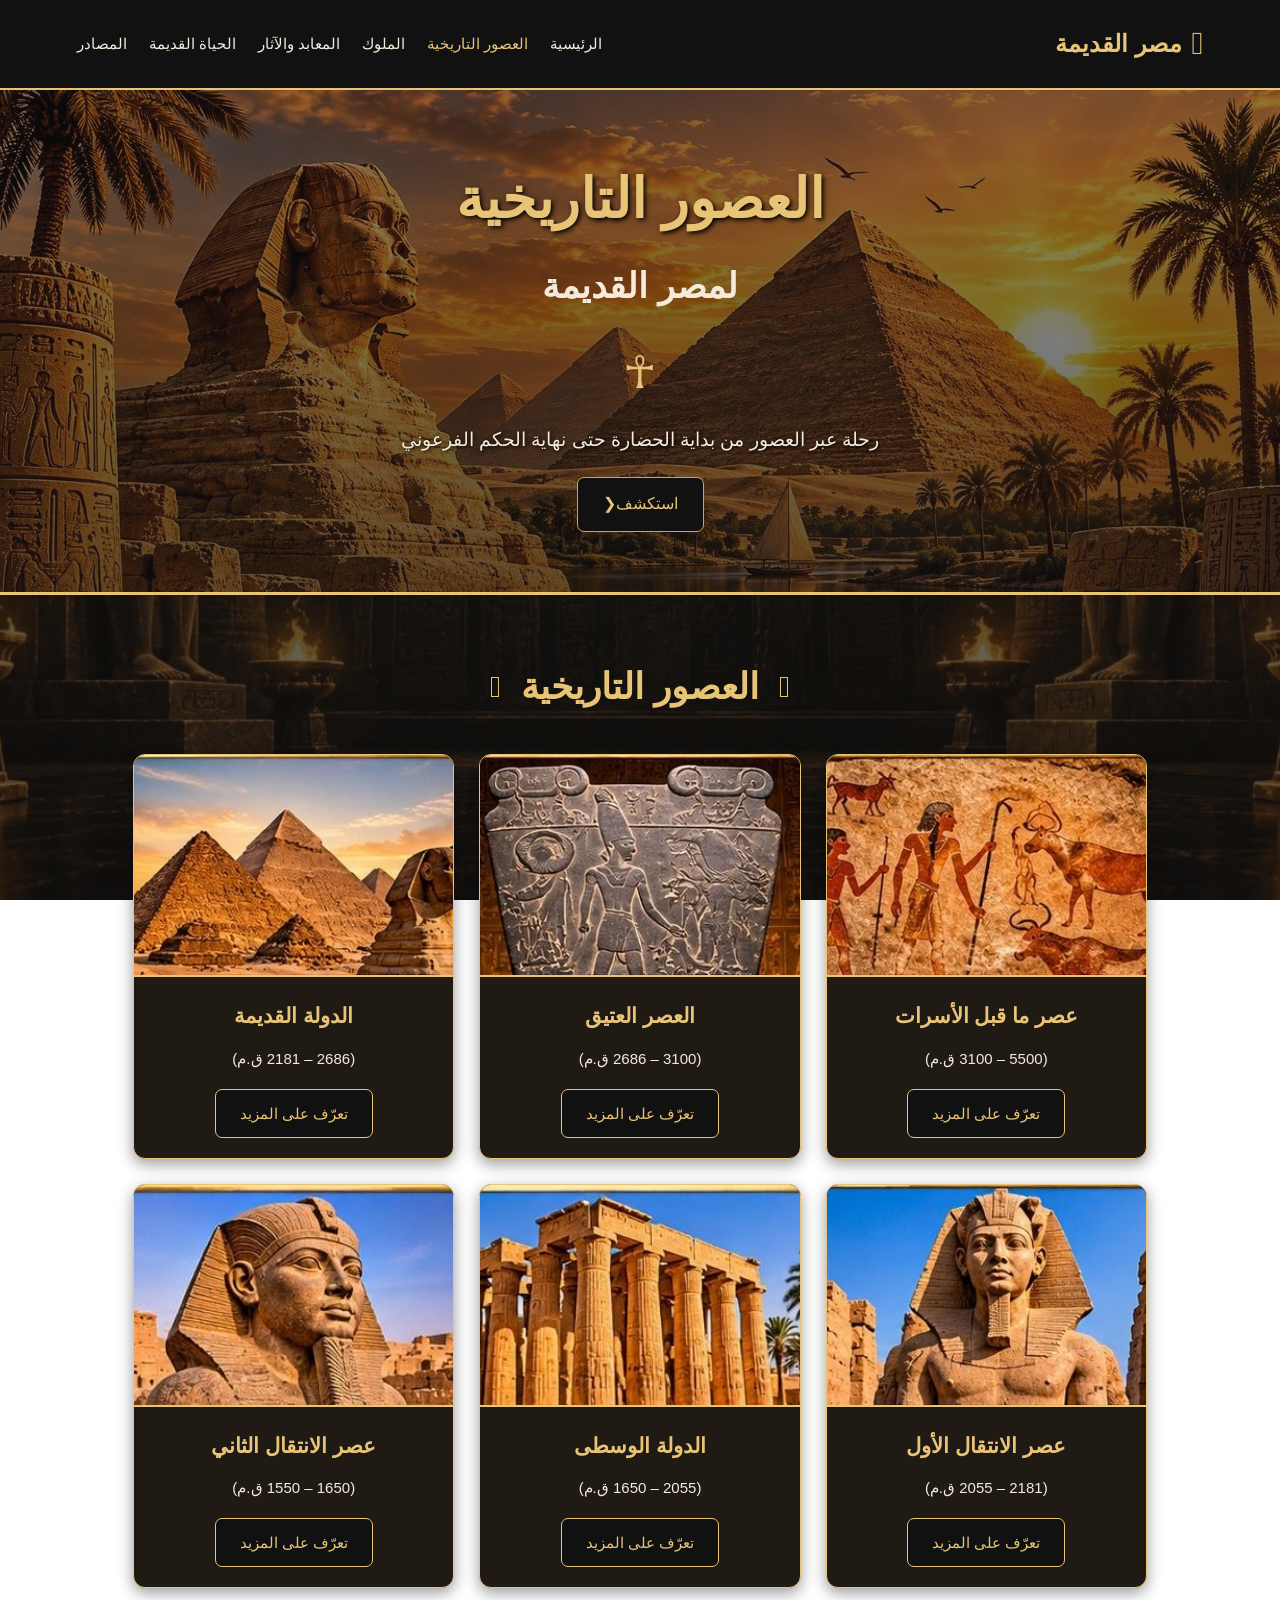
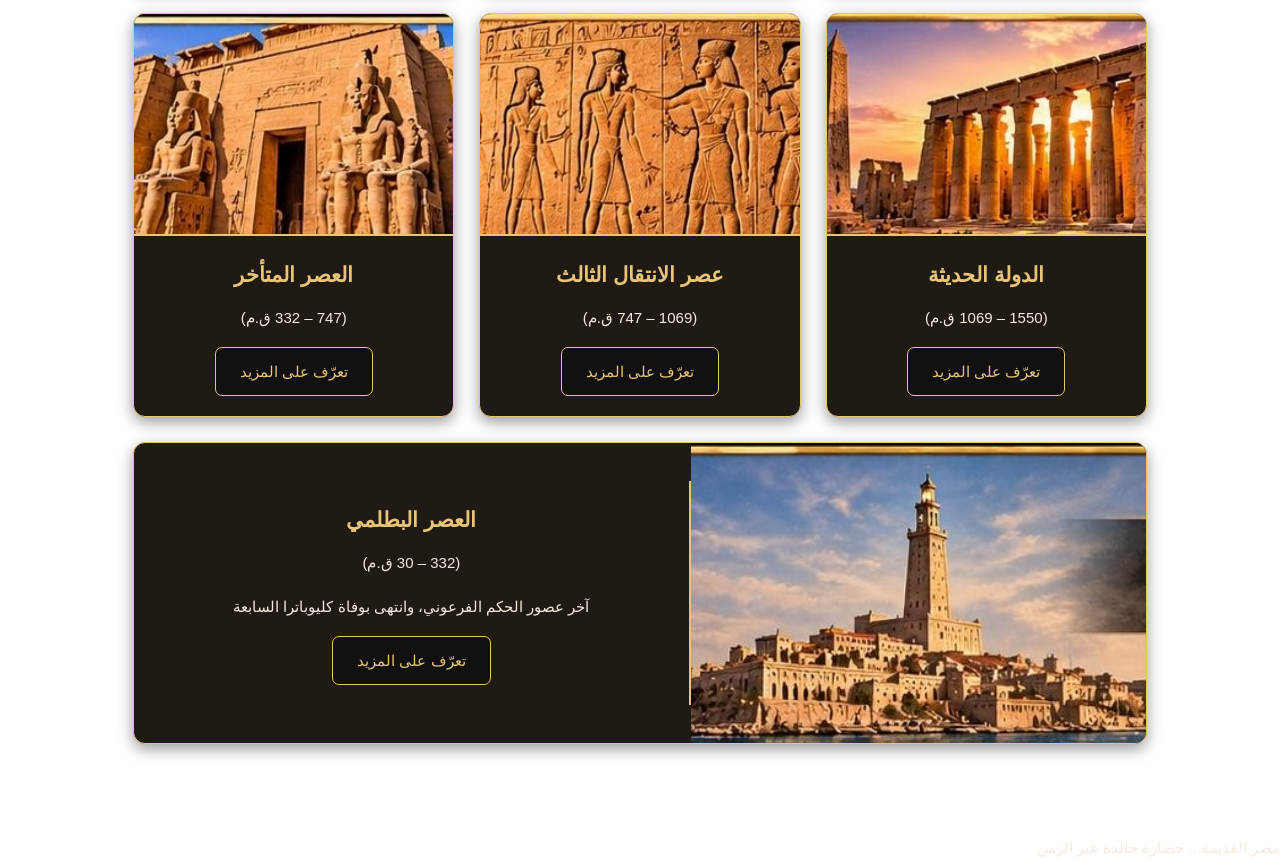
<file: eras.html>
<!DOCTYPE html>
<html lang="ar" dir="rtl">

<head>
    <meta charset="UTF-8">
    <meta name="viewport" content="width=device-width, initial-scale=1.0">

    <title>العصور التاريخية | مصر القديمة</title>

    <link rel="stylesheet" href="css/style.css">
</head>

<body>

    <!-- رأس الموقع -->
    <header class="header">

        <a href="index.html" class="logo">
            <span class="eye">𓂀</span>
            <span>مصر القديمة</span>
        </a>

        <nav class="navbar">
            <a href="index.html">الرئيسية</a>
            <a href="eras.html" class="active">العصور التاريخية</a>
            <a href="kings.html">الملوك</a>
            <a href="monuments.html">المعابد والآثار</a>
            <a href="life.html">الحياة القديمة</a>
            <a href="sources.html">المصادر</a>
        </nav>

    </header>


    <main>

        <!-- القسم الرئيسي -->
        <section class="eras-hero">

            <div class="eras-content">

                <h1>العصور التاريخية</h1>

                <h2>لمصر القديمة</h2>

                <span>☥</span>

                <p>
                    رحلة عبر العصور من بداية الحضارة
                    حتى نهاية الحكم الفرعوني
                </p>
                <a href="#sections" class="btn">استكشف❮</a>

            </div>

        </section>


        <!-- قسم بطاقات العصور -->
        <section class="sections" id="sections">

            <div class="section-title">
                <span>𓆣</span>
                <h2>العصور التاريخية</h2>
                <span>𓆣</span>
            </div>


            <div class="eras-container">


                <!-- عصر ما قبل الأسرات -->
                <div class="era-card">

                    <img src="imges/pre-dynastic.jpg"
                         alt="عصر ما قبل الأسرات">

                    <div class="era-info">

                        <h3>عصر ما قبل الأسرات</h3>

                        <p>(5500 – 3100 ق.م)</p>

                        <a href="eras-details.html#predynastic"
                           class="more-btn">
                            تعرّف على المزيد
                        </a>

                    </div>

                </div>


                <!-- العصر العتيق -->
                <div class="era-card">

                    <img src="imges/early-dynastic.jpg"
                         alt="العصر العتيق">

                    <div class="era-info">

                        <h3>العصر العتيق</h3>

                        <p>(3100 – 2686 ق.م)</p>

                        <a href="eras-details.html#early"
                           class="more-btn">
                            تعرّف على المزيد
                        </a>

                    </div>

                </div>


                <!-- الدولة القديمة -->
                <div class="era-card">

                    <img src="imges/old-kingdom.jpg"
                         alt="الدولة القديمة">

                    <div class="era-info">

                        <h3>الدولة القديمة</h3>

                        <p>(2686 – 2181 ق.م)</p>

                        <a href="eras-details.html#old"
                           class="more-btn">
                            تعرّف على المزيد
                        </a>

                    </div>

                </div>


                <!-- عصر الانتقال الأول -->
                <div class="era-card">

                    <img src="imges/first-intermediate.jpg"
                         alt="عصر الانتقال الأول">

                    <div class="era-info">

                        <h3>عصر الانتقال الأول</h3>

                        <p>(2181 – 2055 ق.م)</p>

                        <a href="eras-details.html#first-intermediate"
                           class="more-btn">
                            تعرّف على المزيد
                        </a>

                    </div>

                </div>


                <!-- الدولة الوسطى -->
                <div class="era-card">

                    <img src="imges/middle-kingdom.jpg.jpg"
                         alt="الدولة الوسطى">

                    <div class="era-info">

                        <h3>الدولة الوسطى</h3>

                        <p>(2055 – 1650 ق.م)</p>

                        <a href="eras-details.html#middle"
                           class="more-btn">
                            تعرّف على المزيد
                        </a>

                    </div>

                </div>


                <!-- عصر الانتقال الثاني -->
                <div class="era-card">

                    <img src="imges/second-intermediate.jpg"
                         alt="عصر الانتقال الثاني">

                    <div class="era-info">

                        <h3>عصر الانتقال الثاني</h3>

                        <p>(1650 – 1550 ق.م)</p>

                        <a href="eras-details.html#second-intermediate"
                           class="more-btn">
                            تعرّف على المزيد
                        </a>

                    </div>

                </div>


                <!-- الدولة الحديثة -->
                <div class="era-card">

                    <img src="imges/new-kingdom.jpg"
                         alt="الدولة الحديثة">

                    <div class="era-info">

                        <h3>الدولة الحديثة</h3>

                        <p>(1550 – 1069 ق.م)</p>

                        <a href="eras-details.html#new"
                           class="more-btn">
                            تعرّف على المزيد
                        </a>

                    </div>

                </div>


                <!-- عصر الانتقال الثالث -->
                <div class="era-card">

                    <img src="imges/third-intermediate.jpg"
                         alt="عصر الانتقال الثالث">

                    <div class="era-info">

                        <h3>عصر الانتقال الثالث</h3>

                        <p>(1069 – 747 ق.م)</p>

                        <a href="eras-details.html#third-intermediate"
                           class="more-btn">
                            تعرّف على المزيد
                        </a>

                    </div>

                </div>


                <!-- العصر المتأخر -->
                <div class="era-card">

                    <img src="imges/late-period.jpg"
                         alt="العصر المتأخر">

                    <div class="era-info">

                        <h3>العصر المتأخر</h3>

                        <p>(747 – 332 ق.م)</p>

                        <a href="eras-details.html#late"
                           class="more-btn">
                            تعرّف على المزيد
                        </a>

                    </div>

                </div>


                <!-- العصر البطلمي -->
                <div class="era-card ptolemaic-card">

                    <img src="imges/ptolemaic.jpg"
                         alt="العصر البطلمي">

                    <div class="era-info">

                        <h3>العصر البطلمي</h3>

                        <p>(332 – 30 ق.م)</p>

                        <p>
                            آخر عصور الحكم الفرعوني،
                            وانتهى بوفاة كليوباترا السابعة
                        </p>

                        <a href="eras-details.html#ptolemaic"
                           class="more-btn">
                            تعرّف على المزيد
                        </a>

                    </div>

                </div>


            </div>

        </section>

    </main>


    <!-- تذييل الموقع -->
    <footer class="footer">
        <p>مصر القديمة .. حضارة خالدة عبر الزمن</p>
    </footer>

</body>

</html>
</file>
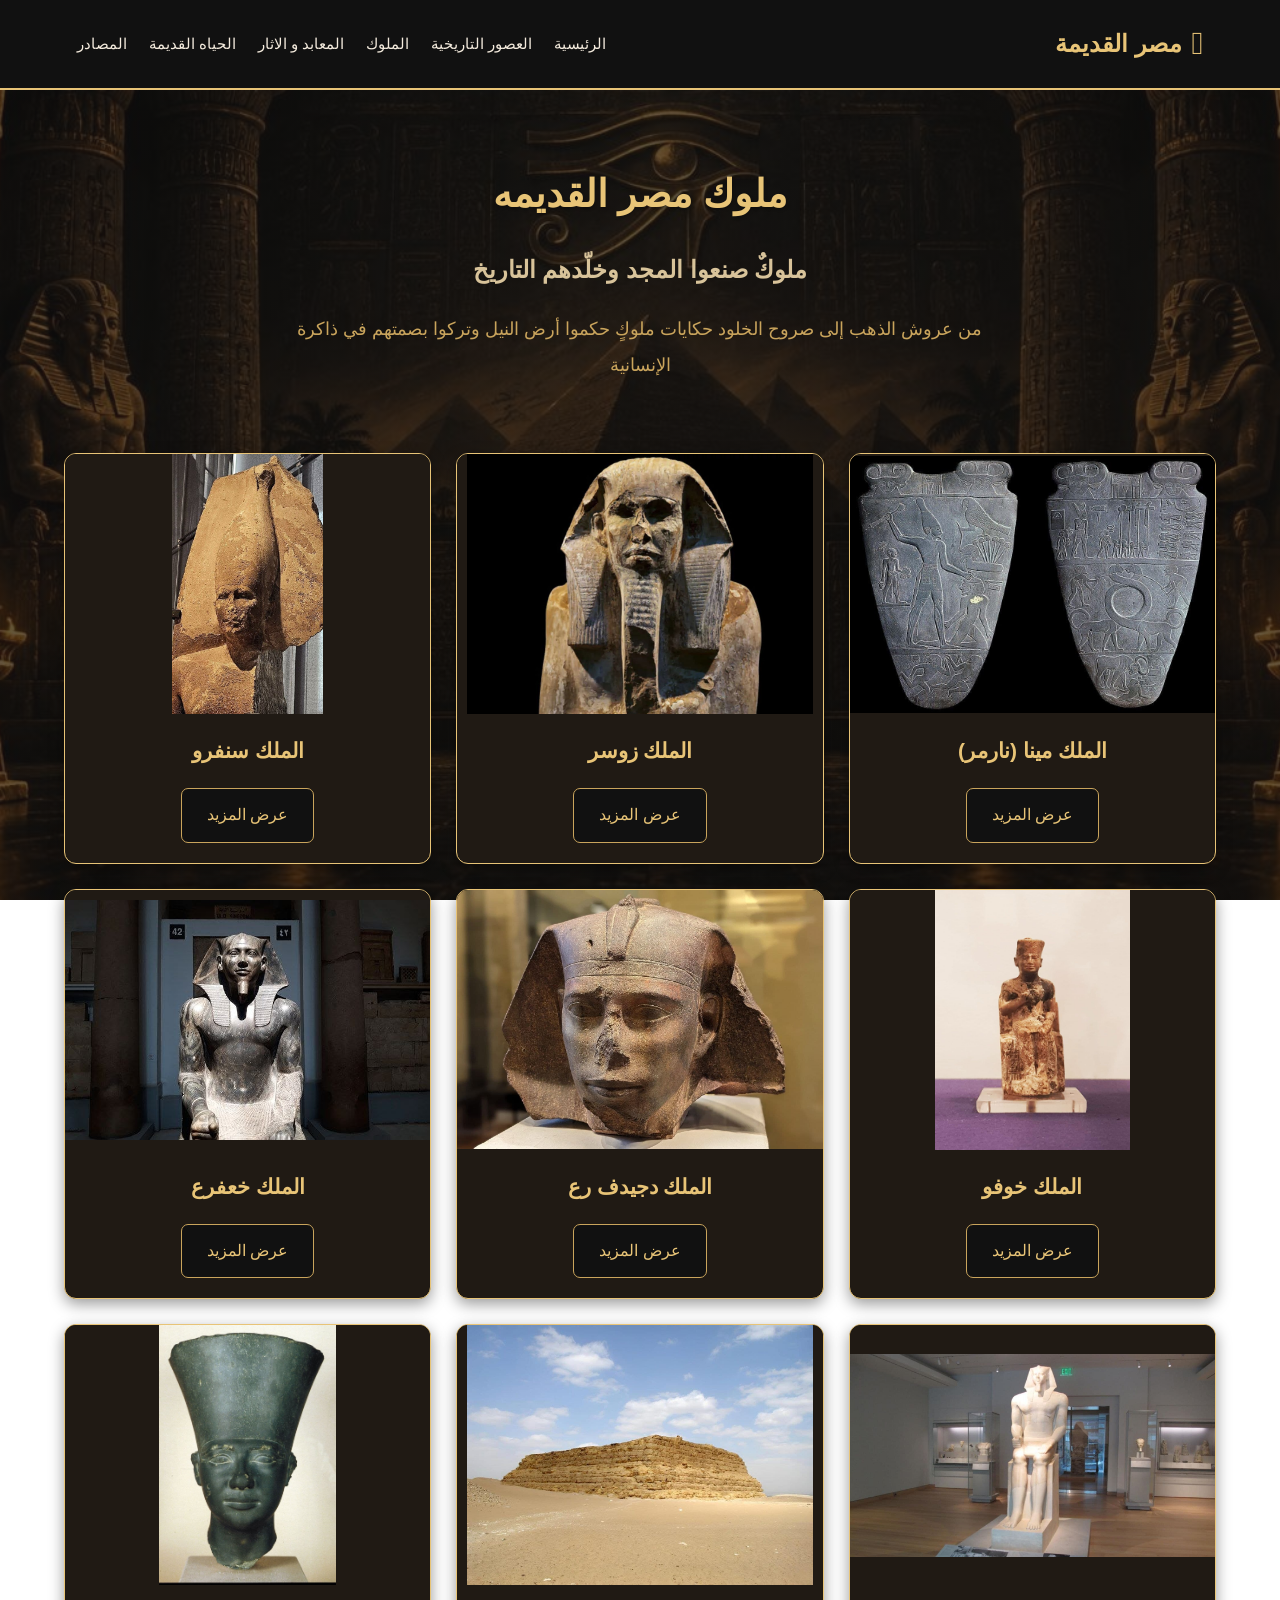
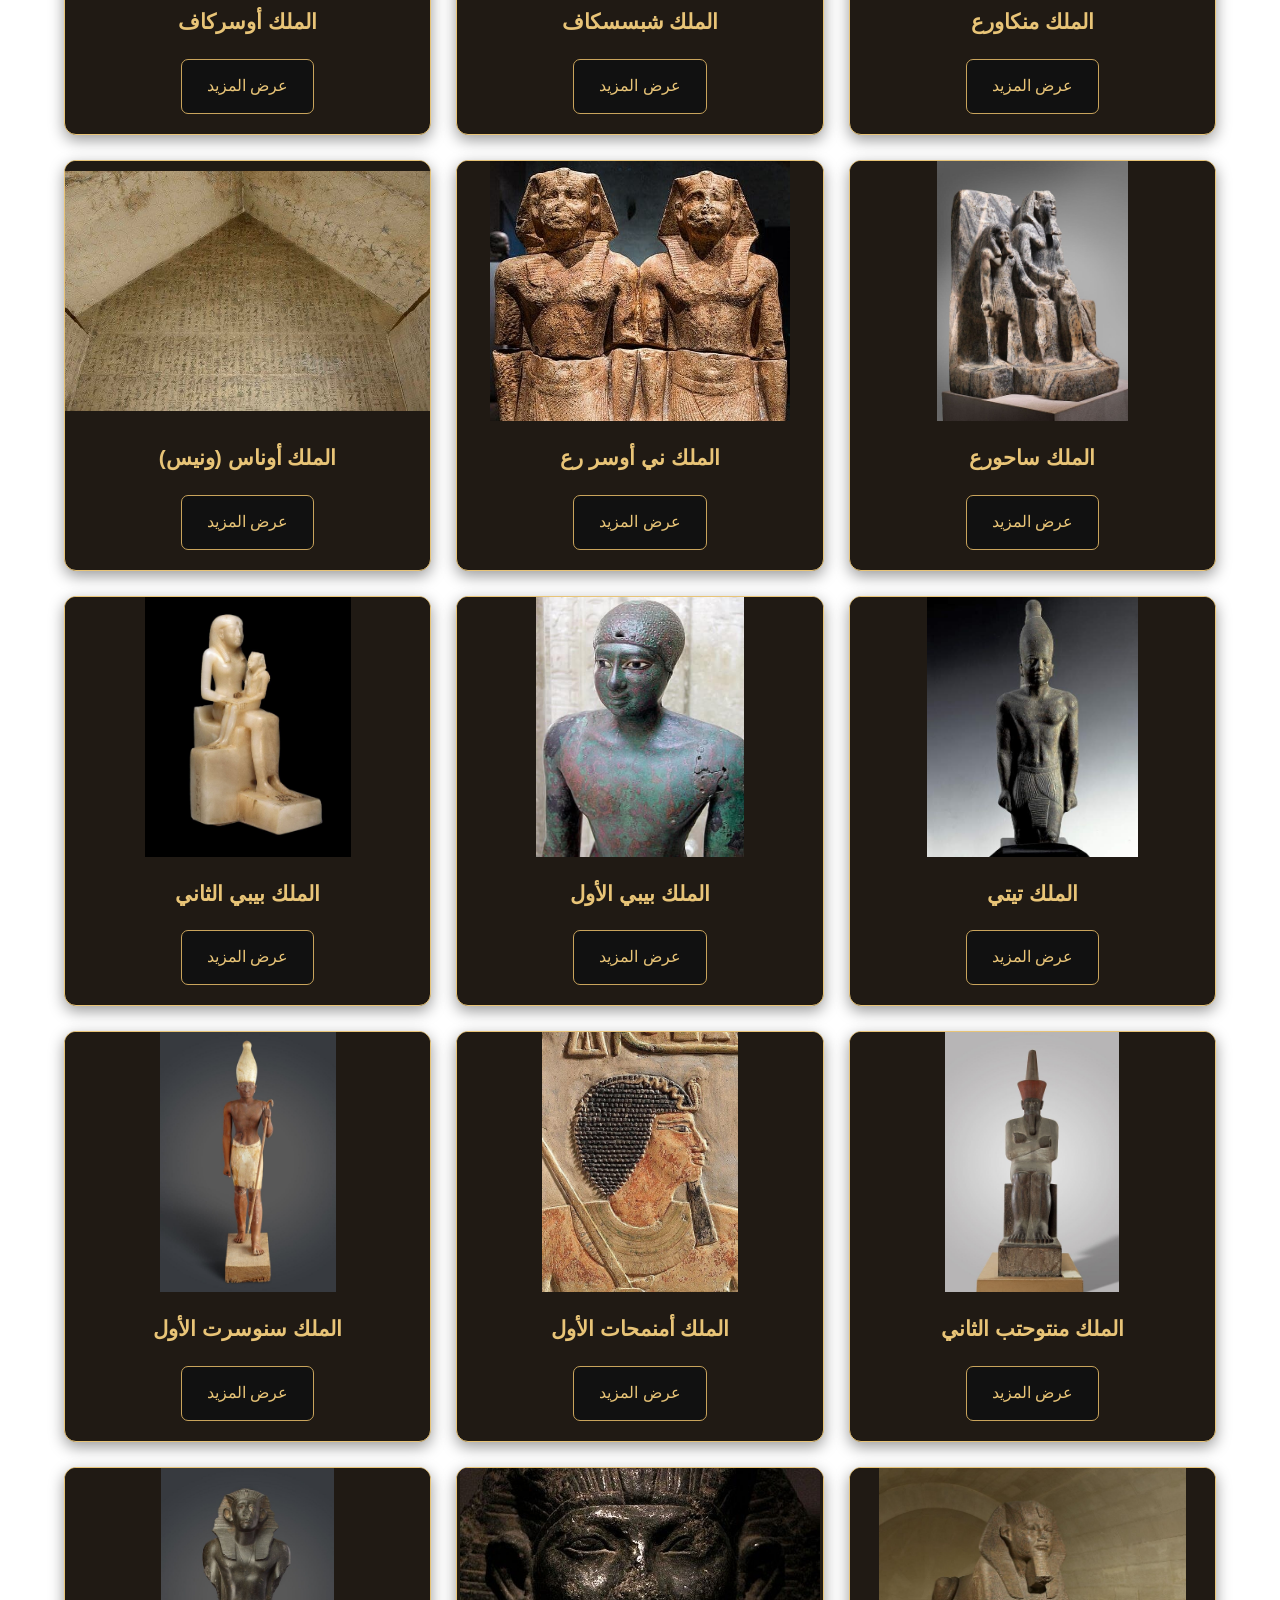
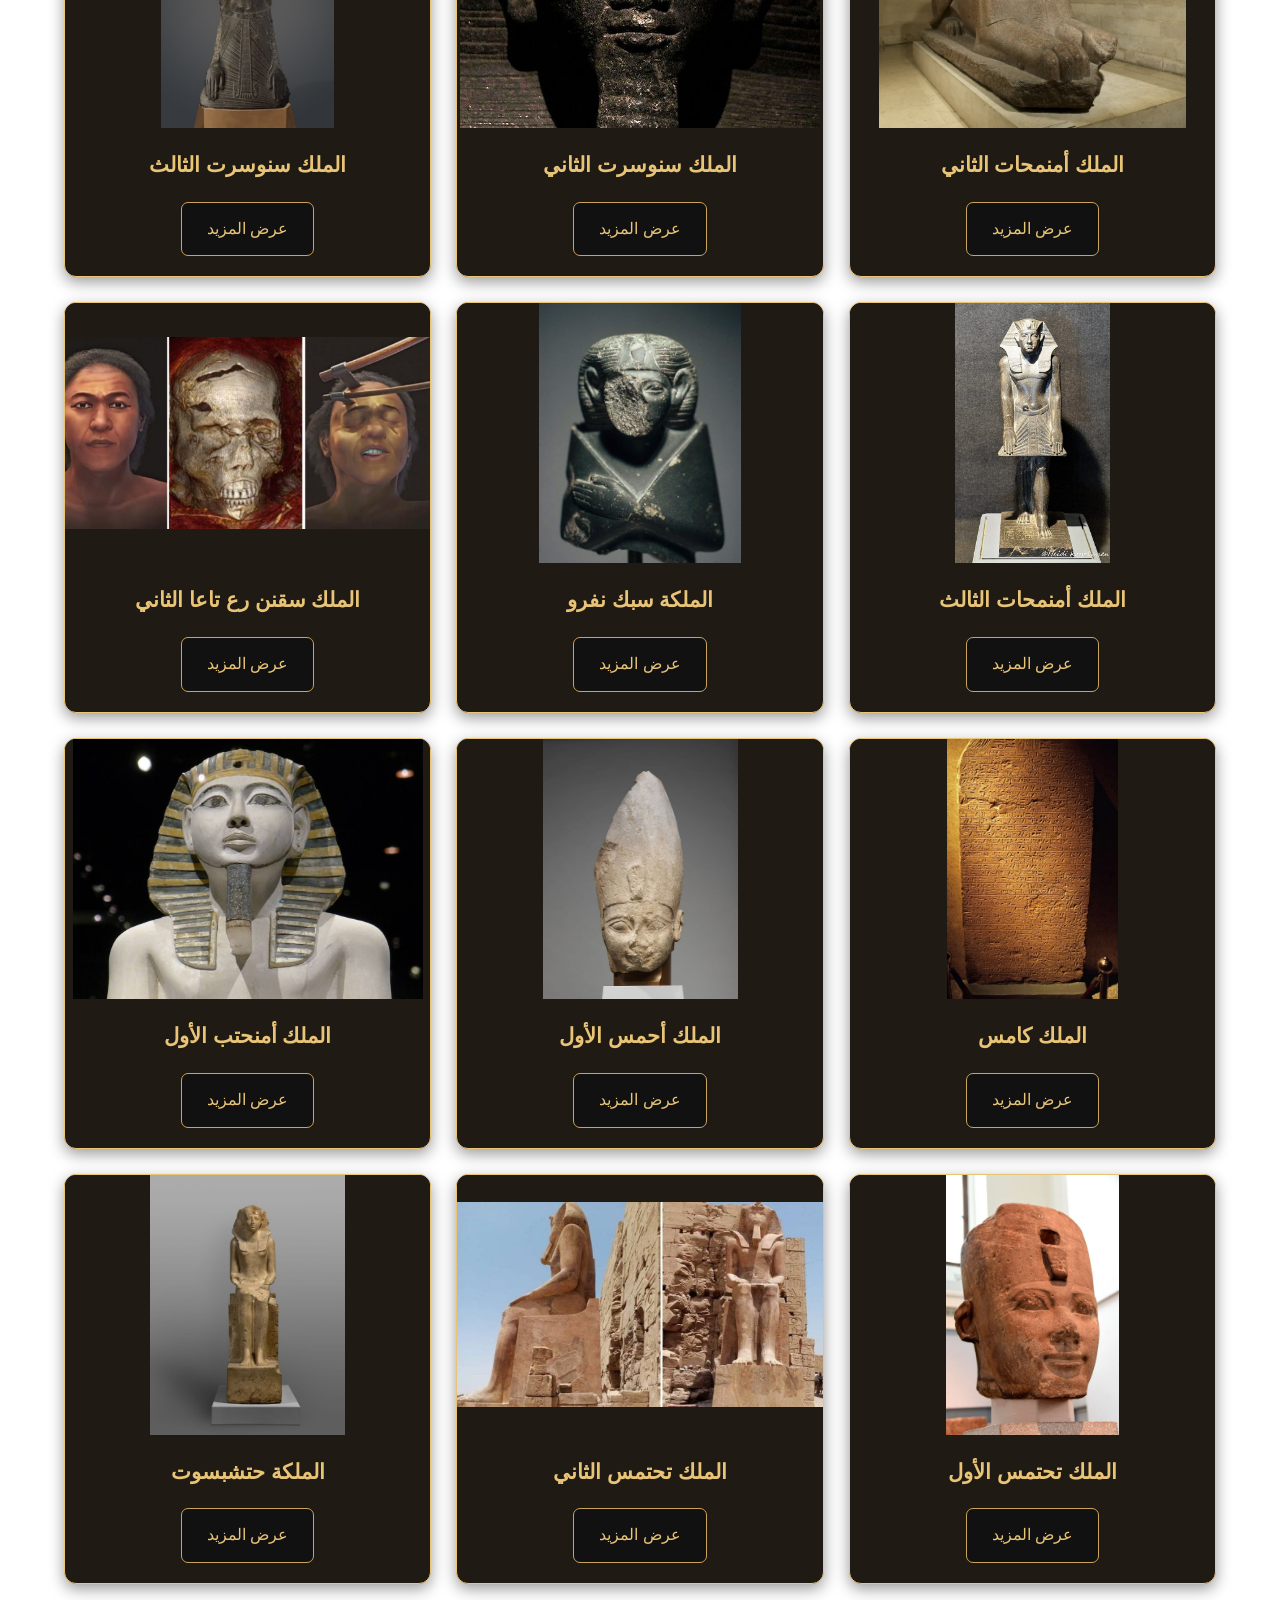
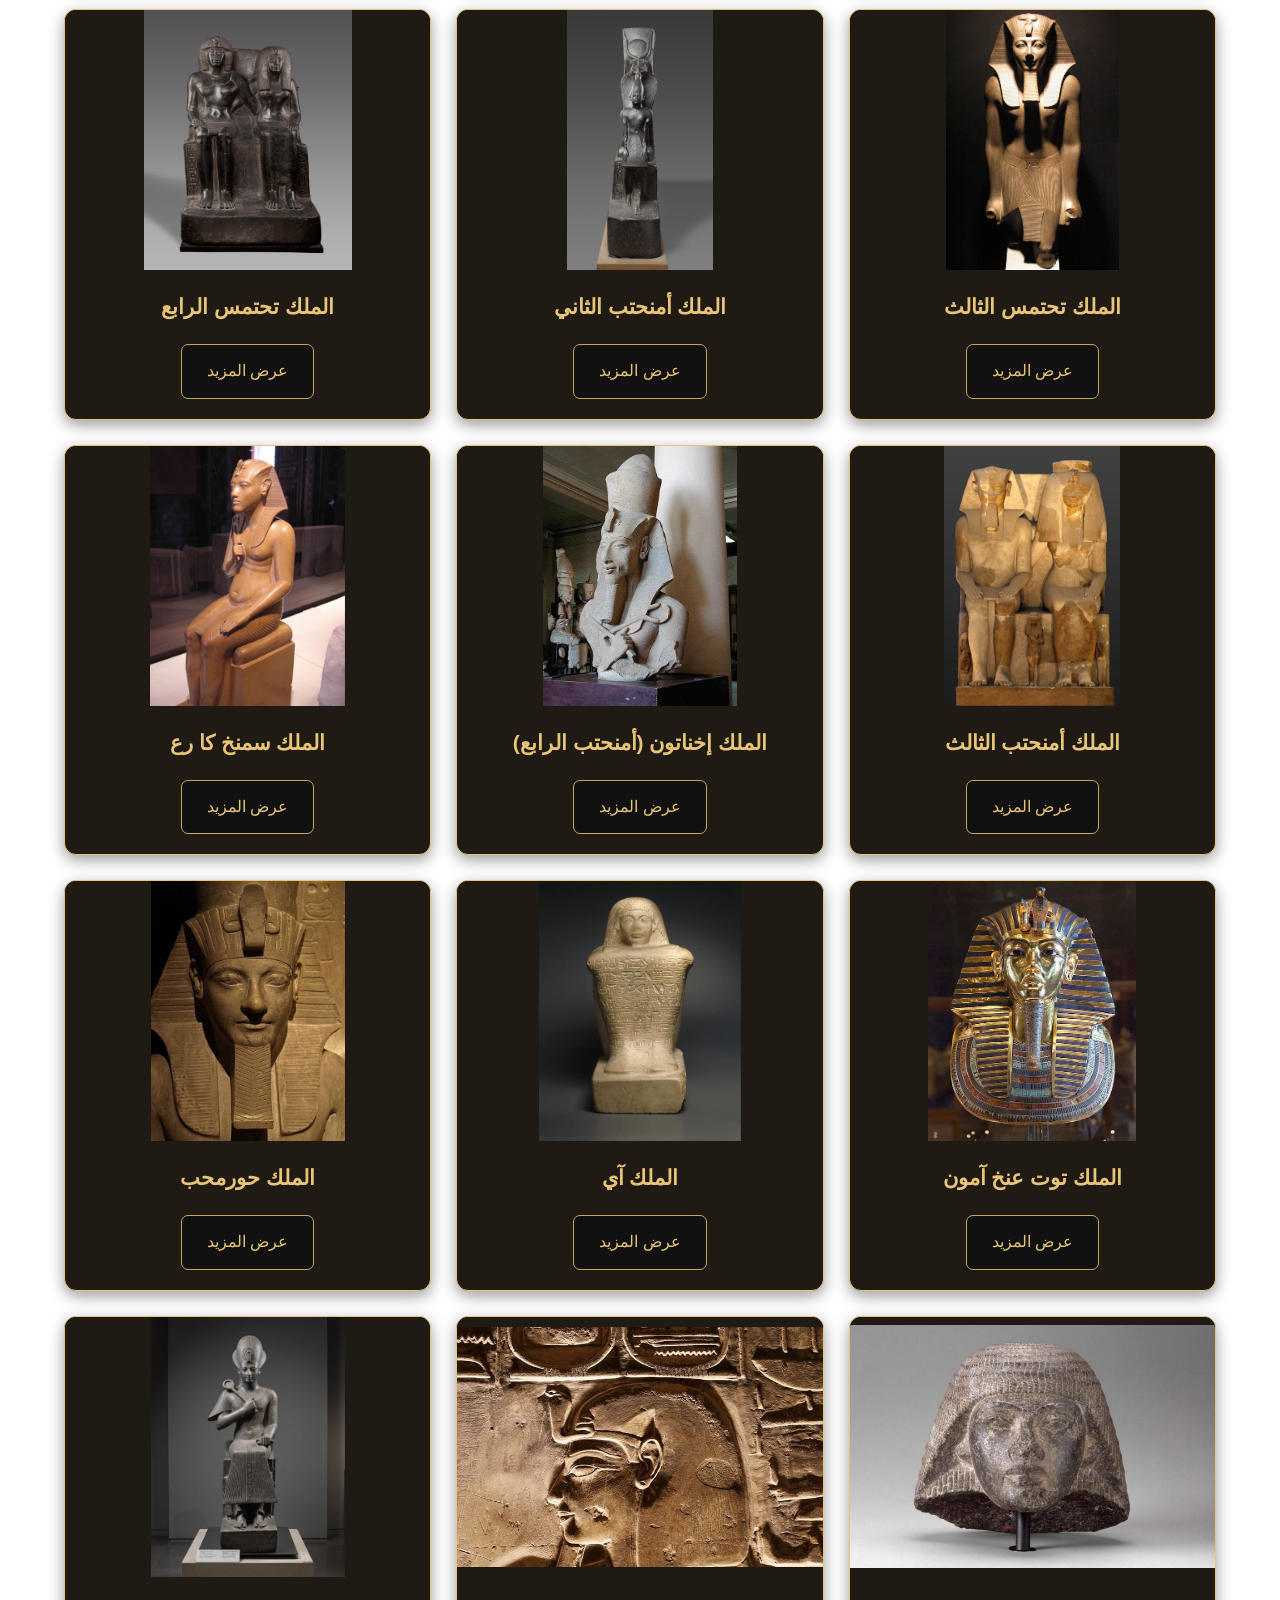
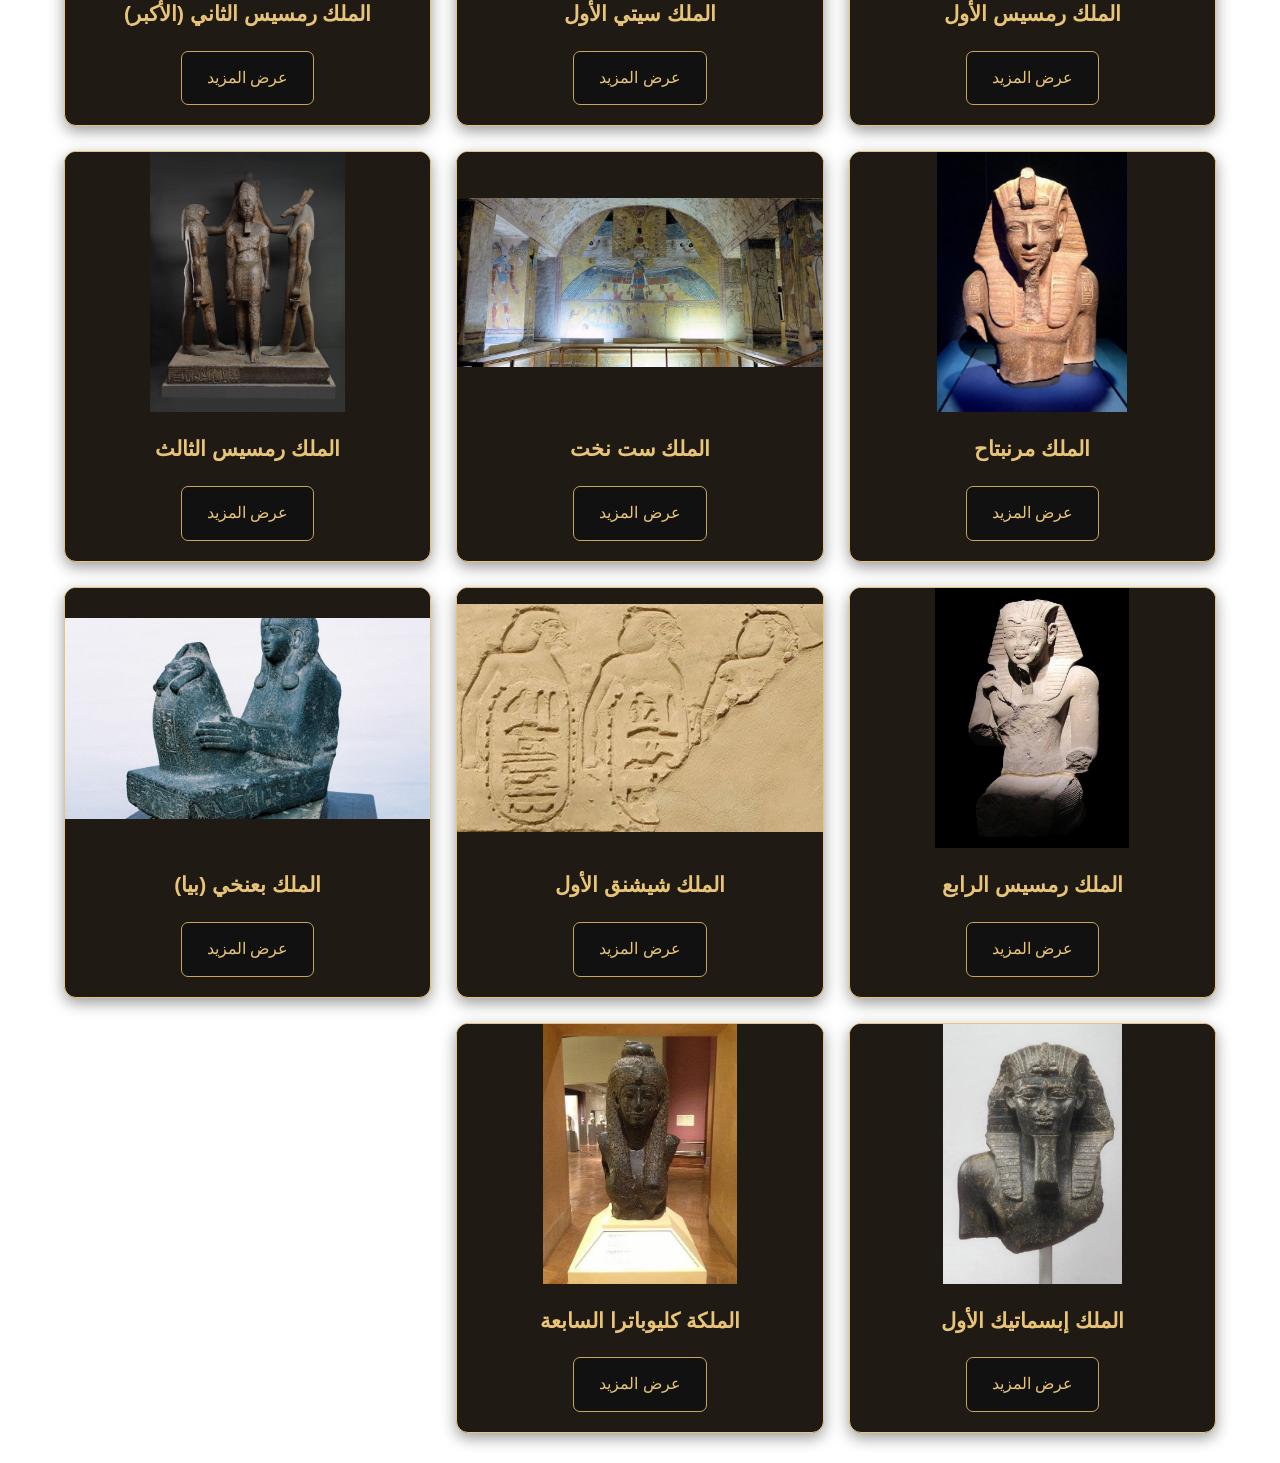
<file: kings.html>
<!DOCTYPE html>
<html lang="ar" dir="rtl">
    <head>
        <meta charset="UTF-8">
        <meta name="viewport" content="width=device-width,initial-scale=1.0">
        <title>ملوك مصر القديمة</title>
        <link rel="stylesheet" href="css/style.css">
    </head>
    <body>
        <!-- رأس الموقع -->
        <header class="header">
            <a href="index.html" class="logo">
              <span class="eye">𓂀</span>
              <span>مصر القديمة</span>  
            </a>
            <nav class="navbar">
                <a href="index.html">الرئيسية</a>
                <a href="eras.html">العصور التاريخية</a>
                <a href="kings.html">الملوك</a>
                <a href="monuments.html">المعابد و الاثار</a>
                <a href="life.html">الحياه القديمة</a>
                <a href="sources.html">المصادر</a>
            </nav>
        </header>
        <!-- مقدمة صفحه الملوك -->
         <section class="kings-intro">
            <h1>ملوك مصر القديمه</h1>
            <h2>ملوكٌ صنعوا المجد وخلّدهم التاريخ</h2>
            <p>من عروش الذهب إلى صروح الخلود حكايات ملوكٍ حكموا أرض النيل
        وتركوا بصمتهم في ذاكرة الإنسانية</p>
         </section>
         <div class="kings-container">
         <!-- بطاقه الملك مينا -->
          <section class="king-card">
            <img src="imges/مينا (نارمر).jpg" alt="الملك مينا المعروف باسم نارمر">
            <h3>الملك مينا (نارمر)</h3>
            <a href="king-details.html#mina" class="more-btn">عرض المزيد</a>        
          </section>
                  <!-- بطاقة الملك زوسر -->
<section class="king-card">

    <img src="imges/زوسر.jpg" alt="الملك زوسر"class="djoser-img">
    <h3>الملك زوسر</h3>
    <a href="king-details.html#djoser" class="more-btn"> عرض المزيد</a>
</section>
<!-- بطاقة الملك سنفرو -->
<section class="king-card">

    <img src="imges/سنفرو.jpg" alt="الملك سنفرو" class="snefru-img">
    <h3>الملك سنفرو</h3>
    <a href="king-details.html#sneferu" class="more-btn">عرض المزيد</a>
</section>
<!-- بطاقة الملك خوفو -->
<section class="king-card">
    <img src="imges/خوفو.jpg" alt="الملك خوفو" class="khufu-img">
    <h3>الملك خوفو</h3>
    <a href="king-details.html#khufu" class="more-btn">عرض المزيد</a>
</section>

<!-- بطاقة الملك دجيدف رع -->
<section class="king-card">
    <img src="imges/دجيدف رع.jpg" alt="الملك دجيدف رع" class="djedefre-img">
    <h3>الملك دجيدف رع</h3>
    <a href="king-details.html#djedefre" class="more-btn">عرض المزيد</a>
</section>

<!-- بطاقة الملك خعفرع -->
<section class="king-card">
    <img src="imges/خقرع.jpg" alt="الملك خعفرع" class="khafre-img">
    <h3>الملك خعفرع</h3>
    <a href="king-details.html#khafre" class="more-btn">عرض المزيد</a>
</section>

<!-- بطاقة الملك منكاورع -->
<section class="king-card">
    <img src="imges/منكاورع.jpg" alt="الملك منكاورع" class="menkaure-img">
    <h3>الملك منكاورع</h3>
    <a href="king-details.html#menkaure" class="more-btn">عرض المزيد</a>
</section>

<!-- بطاقة الملك شبسسكاف -->
<section class="king-card">
    <img src="imges/شبسسكاف.jpg" alt="الملك شبسسكاف" class="shepseskaf-img">
    <h3>الملك شبسسكاف</h3>
    <a href="king-details.html#shepseskaf" class="more-btn">عرض المزيد</a>
</section>

<!-- بطاقة الملك أوسركاف -->
<section class="king-card">
    <img src="imges/أوسركاف.jpg" alt="الملك أوسركاف" class="userkaf-img">
    <h3>الملك أوسركاف</h3>
    <a href="king-details.html#userkaf" class="more-btn">عرض المزيد</a>
</section>

<!-- بطاقة الملك ساحورع -->
<section class="king-card">
    <img src="imges/ساحورع.jpg" alt="الملك ساحورع" class="sahure-img">
    <h3>الملك ساحورع</h3>
    <a href="king-details.html#sahure" class="more-btn">عرض المزيد</a>
</section>
<!-- بطاقة الملك ني أوسر رع -->
<section class="king-card">
    <img src="imges/ني أوسر رع.jpg" alt="الملك ني أوسر رع" class="niuserre-img">
    <h3>الملك ني أوسر رع</h3>
    <a href="king-details.html#niuserre" class="more-btn">عرض المزيد</a>
</section>

<!-- بطاقة الملك أوناس -->
<section class="king-card">
    <img src="imges/أوناس (ونيس).jpg" alt="الملك أوناس" class="unas-img">
    <h3>الملك أوناس (ونيس)</h3>
    <a href="king-details.html#unas" class="more-btn">عرض المزيد</a>
</section>

<!-- بطاقة الملك تيتي -->
<section class="king-card">
    <img src="imges/تيت الاول.jpg" alt="الملك تيتي" class="teti-img">
    <h3>الملك تيتي</h3>
    <a href="king-details.html#teti" class="more-btn">عرض المزيد</a>
</section>

<!-- بطاقة الملك بيبي الأول -->
<section class="king-card">
    <img src="imges/بيب الاول.jpg" alt="الملك بيبي الأول" class="pepi-img">
    <h3>الملك بيبي الأول</h3>
    <a href="king-details.html#pepi1" class="more-btn">عرض المزيد</a>
</section>

<!-- بطاقة الملك بيبي الثاني -->
<section class="king-card">
    <img src="imges/بيبي الثاني.jpg" alt="الملك بيبي الثاني" class="pepisecond-img">
    <h3>الملك بيبي الثاني</h3>
    <a href="king-details.html#pepi2" class="more-btn">عرض المزيد</a>
</section>

<!-- بطاقة الملك منتوحتب الثاني -->
<section class="king-card">
    <img src="imges/منتوحتب الثاني.jpg" alt="الملك منتوحتب الثاني" class="mentuhotep-img">
    <h3>الملك منتوحتب الثاني</h3>
    <a href="king-details.html#mentuhotep2" class="more-btn">عرض المزيد</a>
</section>

<!-- بطاقة الملك أمنمحات الأول -->
<section class="king-card">
    <img src="imges/أمنمحات الأول.jpg" alt="الملك أمنمحات الأول" class="amenemhat-img">
    <h3>الملك أمنمحات الأول</h3>
    <a href="king-details.html#amenemhat1" class="more-btn">عرض المزيد</a>
</section>

<!-- بطاقة الملك سنوسرت الأول -->
<section class="king-card">
    <img src="imges/سنوسرت الأول.jpg" alt="الملك سنوسرت الأول" class="senusret-img">
    <h3>الملك سنوسرت الأول</h3>
    <a href="king-details.html#senusret1" class="more-btn">عرض المزيد</a>
</section>

<!-- بطاقة الملك أمنمحات الثاني -->
<section class="king-card">
    <img src="imges/أمنمحات الثاني.jpg" alt="الملك أمنمحات الثاني" class="amenemhat2-img">
    <h3>الملك أمنمحات الثاني</h3>
    <a href="king-details.html#amenemhat2" class="more-btn">عرض المزيد</a>
</section>

<!-- بطاقة الملك سنوسرت الثاني -->
<section class="king-card">
    <img src="imges/سنوسرت الثانيي.jpg" alt="الملك سنوسرت الثاني" class="senusret2-img">
    <h3>الملك سنوسرت الثاني</h3>
    <a href="king-details.html#senusret2" class="more-btn">عرض المزيد</a>
</section>
<!-- بطاقة الملك سنوسرت الثالث -->
<section class="king-card">
    <img src="imges/سنوسرت الثالث.jpg" alt="الملك سنوسرت الثالث" class="senusret3-img">
    <h3>الملك سنوسرت الثالث</h3>
    <a href="king-details.html#senusret3" class="more-btn">عرض المزيد</a>
</section>

<!-- بطاقة الملك أمنمحات الثالث -->
<section class="king-card">
    <img src="imges/امنحات الثالث.jpg" alt="الملك أمنمحات الثالث" class="amenemhat3-img">
    <h3>الملك أمنمحات الثالث</h3>
    <a href="king-details.html#amenemhat3" class="more-btn">عرض المزيد</a>
</section>

<!-- بطاقة الملكة سبك نفرو -->
<section class="king-card">
    <img src="imges/سبك نفرو.jpg" alt="الملكة سبك نفرو" class="sobekneferu-img">
    <h3>الملكة سبك نفرو</h3>
    <a href="king-details.html#sobekneferu" class="more-btn">عرض المزيد</a>
</section>

<!-- بطاقة الملك سقنن رع تاعا الثاني -->
<section class="king-card">
    <img src="imges/سقنن رع تاعا الثاني.jpg" alt="الملك سقنن رع تاعا الثاني" class="seqenenre-img">
    <h3>الملك سقنن رع تاعا الثاني</h3>
    <a href="king-details.html#seqenenre" class="more-btn">عرض المزيد</a>
</section>

<!-- بطاقة الملك كامس -->
<section class="king-card">
    <img src="imges/كامس.jpg" alt="الملك كامس" class="kamose-img">
    <h3>الملك كامس</h3>
    <a href="king-details.html#kamose" class="more-btn">عرض المزيد</a>
</section>

<!-- بطاقة الملك أحمس الأول -->
<section class="king-card">
    <img src="imges/أحمس الأول.jpg" alt="الملك أحمس الأول" class="ahmose-img">
    <h3>الملك أحمس الأول</h3>
    <a href="king-details.html#ahmose1" class="more-btn">عرض المزيد</a>
</section>

<!-- بطاقة الملك أمنحتب الأول -->
<section class="king-card">
    <img src="imges/امحتب الاول.jpg" alt="الملك أمنحتب الأول" class="amenhotep1-img">
    <h3>الملك أمنحتب الأول</h3>
    <a href="king-details.html#amenhotep1" class="more-btn">عرض المزيد</a>
</section>

<!-- بطاقة الملك تحتمس الأول -->
<section class="king-card">
    <img src="imges/تحتمس الأول.jpg" alt="الملك تحتمس الأول" class="thutmose1-img">
    <h3>الملك تحتمس الأول</h3>
    <a href="king-details.html#thutmose1" class="more-btn">عرض المزيد</a>
</section>

<!-- بطاقة الملك تحتمس الثاني -->
<section class="king-card">
    <img src="imges/تحتمس الثاني.jpg" alt="الملك تحتمس الثاني" class="thutmose2-img">
    <h3>الملك تحتمس الثاني</h3>
    <a href="king-details.html#thutmose2" class="more-btn">عرض المزيد</a>
</section>

<!-- بطاقة الملكة حتشبسوت -->
<section class="king-card">
    <img src="imges/حتشبسوت.jpg" alt="الملكة حتشبسوت" class="hatshepsut-img">
    <h3>الملكة حتشبسوت</h3>
    <a href="king-details.html#hatshepsut" class="more-btn">عرض المزيد</a>
</section>
<!-- بطاقة الملك تحتمس الثالث -->
<section class="king-card">
    <img src="imges/تحتمس الثالث (2).jpg" alt="الملك تحتمس الثالث" class="thutmose3-img">
    <h3>الملك تحتمس الثالث</h3>
    <a href="king-details.html#thutmose3" class="more-btn">عرض المزيد</a>
</section>

<!-- بطاقة الملك أمنحتب الثاني -->
<section class="king-card">
    <img src="imges/أمنحتب الثاني.jpg" alt="الملك أمنحتب الثاني" class="amenhotep2-img">
    <h3>الملك أمنحتب الثاني</h3>
    <a href="king-details.html#amenhotep2" class="more-btn">عرض المزيد</a>
</section>

<!-- بطاقة الملك تحتمس الرابع -->
<section class="king-card">
    <img src="imges/تحتمس الرابع.jpg" alt="الملك تحتمس الرابع" class="thutmose4-img">
    <h3>الملك تحتمس الرابع</h3>
    <a href="king-details.html#thutmose4" class="more-btn">عرض المزيد</a>
</section>

<!-- بطاقة الملك أمنحتب الثالث -->
<section class="king-card">
    <img src="imges/أمنحتب الثالث.jpg" alt="الملك أمنحتب الثالث" class="amenhotep3-img">
    <h3>الملك أمنحتب الثالث</h3>
    <a href="king-details.html#amenhotep3" class="more-btn">عرض المزيد</a>
</section>

<!-- بطاقة الملك إخناتون -->
<section class="king-card">
    <img src="imges/إخناتون.jpg" alt="الملك إخناتون" class="akhenaten-img">
    <h3>الملك إخناتون (أمنحتب الرابع)</h3>
    <a href="king-details.html#akhenaten" class="more-btn">عرض المزيد</a>
</section>

<!-- بطاقة الملك سمنخ كا رع -->
<section class="king-card">
    <img src="imges/سمنخ كا رع.jpg" alt="الملك سمنخ كا رع" class="smenkhkare-img">
    <h3>الملك سمنخ كا رع</h3>
    <a href="king-details.html#smenkhkare" class="more-btn">عرض المزيد</a>
</section>

<!-- بطاقة الملك توت عنخ آمون -->
<section class="king-card">
    <img src="imges/توت عنخ آمون.jpg" alt="الملك توت عنخ آمون" class="tutankhamun-img">
    <h3>الملك توت عنخ آمون</h3>
    <a href="king-details.html#tutankhamun" class="more-btn">عرض المزيد</a>
</section>

<!-- بطاقة الملك آي -->
<section class="king-card">
    <img src="imges/آي.jpg" alt="الملك آي" class="ay-img">
    <h3>الملك آي</h3>
    <a href="king-details.html#ay" class="more-btn">عرض المزيد</a>
</section>

<!-- بطاقة الملك حورمحب -->
<section class="king-card">
    <img src="imges/حورمحب.jpg" alt="الملك حورمحب" class="horemheb-img">
    <h3>الملك حورمحب</h3>
    <a href="king-details.html#horemheb" class="more-btn">عرض المزيد</a>
</section>

<!-- بطاقة الملك رمسيس الأول -->
<section class="king-card">
    <img src="imges/رمسيس الاول.jpg" alt="الملك رمسيس الأول" class="ramesses1-img">
    <h3>الملك رمسيس الأول</h3>
    <a href="king-details.html#ramesses1" class="more-btn">عرض المزيد</a>
</section>
<!-- بطاقة الملك سيتي الأول -->
<section class="king-card">
    <img src="imges/سيتي الاول.jpg" alt="الملك سيتي الأول" class="seti1-img">
    <h3>الملك سيتي الأول</h3>
    <a href="king-details.html#seti1" class="more-btn">عرض المزيد</a>
</section>

<!-- بطاقة الملك رمسيس الثاني -->
<section class="king-card">
    <img src="imges/رمسيس الثاني (الأكبر).jpg" alt="الملك رمسيس الثاني" class="ramesses2-img">
    <h3>الملك رمسيس الثاني (الأكبر)</h3>
    <a href="king-details.html#ramesses2" class="more-btn">عرض المزيد</a>
</section>

<!-- بطاقة الملك مرنبتاح -->
<section class="king-card">
    <img src="imges/مرنبتاح.jpg" alt="الملك مرنبتاح" class="merenptah-img">
    <h3>الملك مرنبتاح</h3>
    <a href="king-details.html#merneptah" class="more-btn">عرض المزيد</a>
</section>

<!-- بطاقة الملك ست نخت -->
<section class="king-card">
    <img src="imges/ست نخت.jpg" alt="الملك ست نخت" class="setnakhte-img">
    <h3>الملك ست نخت</h3>
    <a href="king-details.html#setnakhte" class="more-btn">عرض المزيد</a>
</section>

<!-- بطاقة الملك رمسيس الثالث -->
<section class="king-card">
    <img src="imges/رمسيس الثالث.jpg" alt="الملك رمسيس الثالث" class="ramesses3-img">
    <h3>الملك رمسيس الثالث</h3>
    <a href="king-details.html#ramesses3" class="more-btn">عرض المزيد</a>
</section>

<!-- بطاقة الملك رمسيس الرابع -->
<section class="king-card">
    <img src="imges/رمسيس الرابع (2).jpg" alt="الملك رمسيس الرابع" class="ramesses4-img">
    <h3>الملك رمسيس الرابع</h3>
    <a href="king-details.html#ramesses4" class="more-btn">عرض المزيد</a>
</section>

<!-- بطاقة الملك شيشنق الأول -->
<section class="king-card">
    <img src="imges/شيشنق الأول.jpg" alt="الملك شيشنق الأول" class="shoshenq-img">
    <h3>الملك شيشنق الأول</h3>
    <a href="king-details.html#shoshenq1" class="more-btn">عرض المزيد</a>
</section>

<!-- بطاقة الملك بعنخي -->
<section class="king-card">
    <img src="imges/بعنخي (بيا).jpg" alt="الملك بعنخي" class="piye-img">
    <h3>الملك بعنخي (بيا)</h3>
    <a href="king-details.html#piye" class="more-btn">عرض المزيد</a>
</section>

<!-- بطاقة الملك إبسماتيك الأول -->
<section class="king-card">
    <img src="imges/إبسماتيك الأول.jpg" alt="الملك إبسماتيك الأول" class="psamtik-img">
    <h3>الملك إبسماتيك الأول</h3>
    <a href="king-details.html#psamtik1" class="more-btn">عرض المزيد</a>
</section>

<!-- بطاقة الملكة كليوباترا السابعة -->
<section class="king-card">
    <img src="imges/كليوباترا.jpg" alt="الملكة كليوباترا السابعة" class="cleopatra-img">
    <h3>الملكة كليوباترا السابعة</h3>
    <a href="king-details.html#cleopatra7" class="more-btn">عرض المزيد</a>
</section>
</div>
    </body>
</html>
</file>
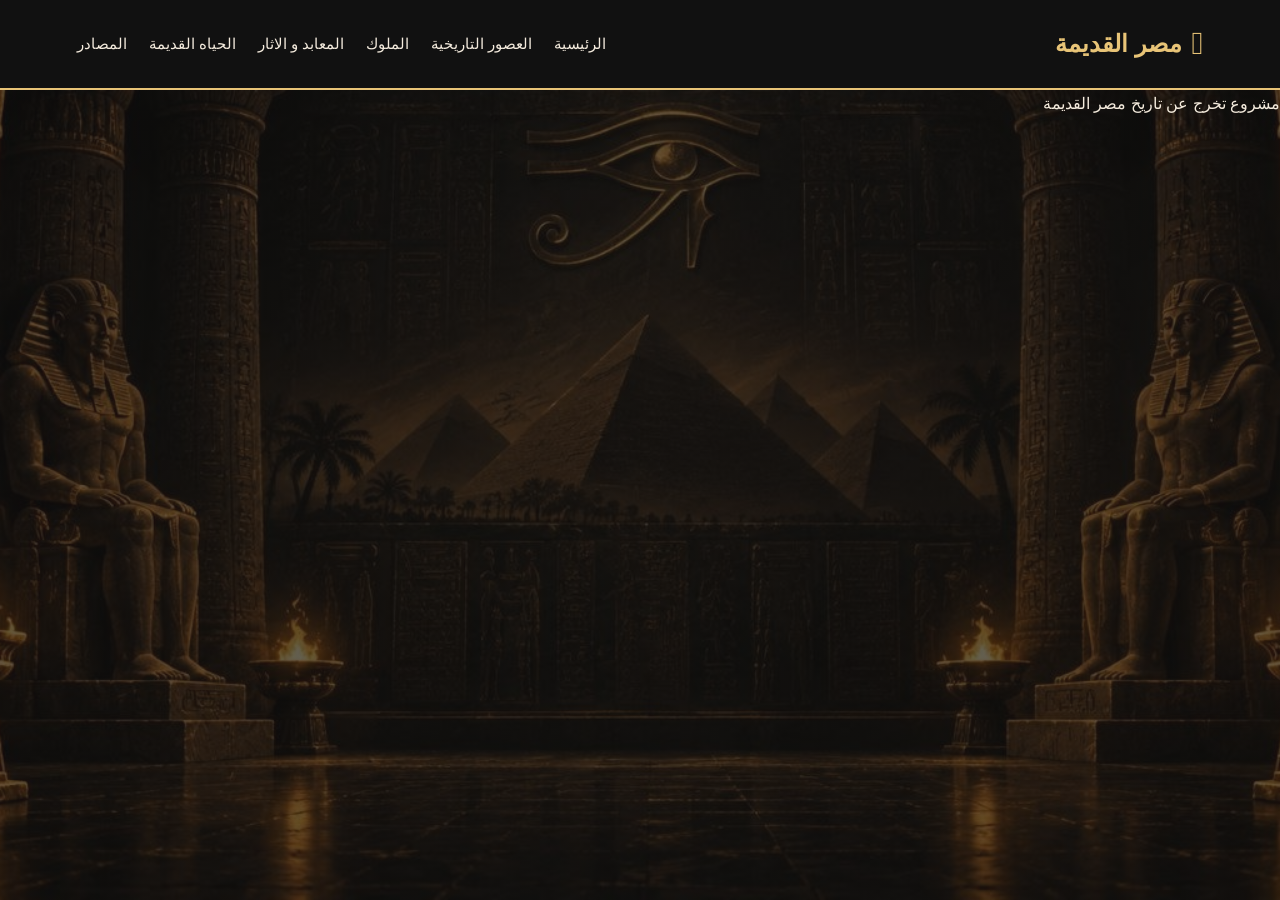
<file: life-details.html>
<!DOCTYPE html>
<html lang="ar" dir="rtl">
    <head>
         <meta charset="UTF-8">
         <meta name="viewport" content="width=device-width,initial-scale=1.0">
         <title>تفاصيل الحياه القديمة</title>
         <link rel="stylesheet" href="css/style.css">
    </head>
    <body>
        <!-- رأس الموقع -->
        <header class="header">
            <a href="index.html" class="logo">
              <span class="eye">𓂀</span>
              <span>مصر القديمة</span>  
            </a>
            <nav class="navbar">
                <a href="index.html">الرئيسية</a>
                <a href="eras.html">العصور التاريخية</a>
                <a href="kings.html">الملوك</a>
                <a href="monuments.html">المعابد و الاثار</a>
                <a href="life.html">الحياه القديمة</a>
                <a href="sources.html">المصادر</a>
            </nav>
        </header>
         <!-- قسم الطعام -->
    <section class="king-detail" id="food">

        <h1>الطعام في مصر القديمة</h1>

        <img src="imges/الطعام.jpg"
            alt="الطعام في مصر القديمة">

        <div class="king-biography">

            <h2>الغذاء والمشروبات عند المصري القديم</h2>

            <p>
                احتل الطعام مكانة أساسية في حياة المصريين القدماء،
                فقد اعتمدوا على نهر النيل والأراضي الزراعية الخصبة
                في توفير احتياجاتهم الغذائية. وكانت الزراعة وتربية
                الحيوانات وصيد الأسماك من أهم مصادر الحصول على الطعام،
                كما ساعد المناخ وخصوبة التربة على تنوع المحاصيل الزراعية.
            </p>

            <p>
                كان الخبز من أهم الأطعمة اليومية، حيث استخدم المصريون
                القمح والشعير في صناعة أنواع مختلفة من الخبز،
                كما استخدموا الحبوب في إعداد بعض الأطعمة الأخرى.
                وكانت عملية طحن الحبوب وعجنها وخبزها من الأنشطة
                المهمة داخل المنازل والمخابز.
            </p>

            <p>
                تناول المصري القديم أنواعًا متعددة من الخضروات،
                مثل البصل والثوم والخس والكراث، كما عرف الفواكه
                مثل التين والعنب والبلح والرمان. واستخدمت بعض هذه
                المنتجات في إعداد الوجبات أو حفظها لاستخدامها لاحقًا.
            </p>

            <p>
                لم يقتصر الطعام على المنتجات الزراعية فقط،
                بل تناول المصريون الأسماك التي وفرها نهر النيل،
                إلى جانب الطيور واللحوم مثل لحوم الأبقار والماعز
                والأغنام. واختلفت كمية اللحوم التي يحصل عليها
                الأفراد حسب ظروفهم الاقتصادية ومكانتهم الاجتماعية.
            </p>

            <p>
                ومن أشهر المشروبات في مصر القديمة الجعة المصنوعة
                من الشعير، وكانت تُستهلك على نطاق واسع، كما استخدم
                المصريون العنب في صناعة النبيذ، خاصة في بعض المناسبات
                والبيئات التي كانت تتوفر فيها هذه المشروبات.
            </p>

            <p>
                وتكشف الرسوم الموجودة على جدران المقابر عن مراحل
                إعداد الطعام وصناعة الخبز وتخمير الجعة وصيد الأسماك
                وحصاد المحاصيل، وهو ما يساعد الباحثين على فهم
                جانب مهم من الحياة اليومية للمصري القديم.
            </p>

        </div>

    </section>


    <!-- قسم الملابس -->
    <section class="king-detail" id="clothing">

        <h1>الملابس في مصر القديمة</h1>

        <img src="imges/الملابس.jpg"
            alt="الملابس في مصر القديمة">

        <div class="king-biography">

            <h2>الأزياء والأقمشة والحُلي عند المصري القديم</h2>

            <p>
                اهتم المصري القديم بالملابس والنظافة الشخصية والزينة،
                وكانت الملابس تتناسب مع طبيعة المناخ الحار في مصر.
                واستخدم الكتان بشكل أساسي في صناعة الأقمشة،
                وهو نسيج يُصنع من ألياف نبات الكتان الذي عرف المصريون
                زراعته وتجهيزه منذ عصور مبكرة.
            </p>

            <p>
                تميزت الملابس الكتانية بالخفة والقدرة على توفير الراحة
                في الطقس الحار، وكانت تُصنع بأشكال مختلفة حسب العصر
                والمكانة الاجتماعية وطبيعة العمل. وارتدى الرجال
                في كثير من الفترات ملابس قصيرة تُلف حول الخصر،
                بينما ظهرت النساء في ملابس طويلة وأثواب متنوعة.
            </p>

            <p>
                لم تكن الملابس متشابهة بين جميع أفراد المجتمع،
                فقد امتلك أصحاب المكانة العالية والطبقات الغنية
                ملابس أكثر جودة وزخرفة، بينما كانت ملابس العمال
                والفلاحين أبسط وأكثر ملاءمة لطبيعة أعمالهم اليومية.
            </p>
            <p>
                اهتم المصريون القدماء بتصفيف الشعر واستخدام الشعر
                المستعار، خاصة بين أفراد الطبقات الميسورة.
                ولم يكن الشعر المستعار للزينة فقط، بل ساعد أيضًا
                على حماية الرأس من أشعة الشمس والمحافظة على النظافة.
            </p>

            <p>
                كما استخدموا الحُلي المصنوعة من الذهب والفضة
                والأحجار الملونة والخرز، وارتدى الرجال والنساء
                والأطفال القلائد والأساور والخواتم والأقراط.
                وكانت بعض الحُلي تحمل رموزًا دينية اعتقد المصريون
                أنها توفر الحماية وتجلب الحظ.
            </p>

            <p>
                ومن مظاهر الزينة المعروفة استخدام الكحل حول العينين،
                كما اهتم المصريون بالعطور والزيوت ومستحضرات العناية
                بالجسم. وتساعدنا الملابس والحُلي التي عُثر عليها
                في المقابر على معرفة مدى اهتمامهم بالمظهر الشخصي
                والفنون والحرف اليدوية.
            </p>

        </div>

    </section>


    <!-- قسم الطب -->
    <section class="king-detail" id="medicine">

        <h1>الطب في مصر القديمة</h1>

        <img src="imges/الطب.jpg"
            alt="الطب في مصر القديمة">

        <div class="king-biography">

            <h2>الأطباء وطرق العلاج في مصر القديمة</h2>

            <p>
                حقق المصريون القدماء تقدمًا مهمًا في مجال الطب،
                وامتلكوا خبرات في تشخيص بعض الأمراض وعلاج الإصابات
                والاهتمام بصحة الإنسان. وقد ساعدتهم التجارب اليومية
                وملاحظاتهم لجسم الإنسان على اكتساب معرفة طبية
                انتقلت إلينا من خلال النصوص والبرديات القديمة.
            </p>

            <p>
                كان للطبيب مكانة مهمة في المجتمع المصري،
                واهتم الأطباء بفحص المريض والتعرف على الأعراض
                التي يعاني منها، ثم اختيار العلاج المناسب
                وفقًا لما يعرفونه من خبرات ووصفات طبية.
            </p>

            <p>
                استخدم المصريون القدماء مواد طبيعية متنوعة
                في إعداد العلاجات، مثل العسل والزيوت والنباتات
                وبعض المعادن. كما استخدموا الضمادات والأربطة
                في التعامل مع الجروح، واهتموا بتثبيت بعض الكسور
                وعلاج الإصابات الناتجة عن الحوادث والعمل.
            </p>

            <p>
                لم يعتمد الطب المصري القديم على العلاج الجسدي فقط،
                بل ارتبط في بعض الحالات بالمعتقدات الدينية والتعاويذ
                والطقوس التي اعتقد المصريون أنها تساعد على الحماية
                والشفاء. ولذلك اجتمعت الممارسات العلاجية العملية
                والمعتقدات الروحية في بعض النصوص الطبية.
            </p>

            <p>
                ومن أهم المصادر التي تكشف لنا عن الطب المصري القديم
                بردية إيبرس، التي نُسخت تقريبًا في القرن السادس عشر
                قبل الميلاد، وتضم وصفات ومعلومات عن عدد كبير
                من الأمراض والعلاجات المختلفة.
            </p>

            <p>
                وهناك أيضًا بردية إدوين سميث الجراحية،
                التي تُعد من أهم الوثائق الطبية القديمة،
                حيث تعرض حالات إصابات مختلفة، وتوضح طريقة فحصها
                ووصفها وتقييمها وتحديد العلاج المناسب لها.
                وتتناول هذه البردية 48 حالة إصابة.
            </p>

            <p>
                وتوضح هذه البرديات أن المصريين القدماء امتلكوا
                خبرة طبية مهمة بالنسبة لعصرهم، وأنهم اهتموا
                بتسجيل المعرفة الطبية وتناقلها بين الأجيال،
                وهو ما جعل الطب أحد الجوانب البارزة
                في الحضارة المصرية القديمة.
            </p>

        </div>

    </section>


    <!-- قسم الزراعة -->
    <section class="king-detail" id="agriculture">

        <h1>الزراعة في مصر القديمة</h1>

        <img src="imges/الزراعه.jpg"
            alt="الزراعة في مصر القديمة">

        <div class="king-biography">

            <h2>نهر النيل أساس الحياة الزراعية</h2>
            <p>
                كانت الزراعة من أهم ركائز الحضارة المصرية القديمة،
                فقد اعتمد عليها المصريون في توفير الغذاء والمواد الخام،
                كما كانت مصدرًا رئيسيًا للثروة والموارد الاقتصادية.
                ويرجع ازدهار الزراعة في مصر إلى وجود نهر النيل
                الذي وفر المياه والتربة الخصبة اللازمة لزراعة المحاصيل.
            </p>

            <p>
                كان فيضان النيل حدثًا مهمًا في حياة المصريين،
                حيث كانت المياه تغمر الأراضي القريبة من النهر،
                ثم تنحسر تاركة وراءها طبقة من الطمي الغني
                بالمواد التي تساعد على خصوبة التربة.
                وقد ساعد ذلك على استمرار النشاط الزراعي
                وتوفير المحاصيل للسكان.
            </p>

            <p>
                زرع المصري القديم محاصيل متنوعة، من أهمها القمح
                والشعير والكتان، إلى جانب الخضروات والفواكه.
                واستخدم القمح والشعير في صناعة الخبز والمشروبات،
                بينما استُخدم الكتان في صناعة الملابس والأقمشة.
            </p>

            <p>
                استخدم الفلاحون أدوات زراعية متعددة،
                مثل المحراث والمنجل وأدوات الحفر،
                واستعانوا بالحيوانات في بعض الأعمال الزراعية،
                خاصة في حرث الأرض وتجهيزها للزراعة.
                كما اهتموا بنقل المياه من النيل إلى الحقول
                عن طريق القنوات والترع.
            </p>

            <p>
                نظم المصريون القدماء السنة الزراعية في ثلاثة فصول
                رئيسية ارتبطت بدورة نهر النيل والمحاصيل،
                وهي فصل آخت، ويعني الفيضان وارتفاع مياه النيل،
                وفصل بيريت، ويشير إلى ظهور الأرض بعد انحسار المياه
                ونمو المحاصيل، وفصل شمو، وهو فصل الحصاد وجمع الغلال.
            </p>

            <p>
                لم تكن الزراعة مجرد وسيلة للحصول على الطعام،
                بل ارتبطت بها أعمال أخرى مثل تخزين الحبوب
                وتربية الماشية وصناعة الأدوات ونقل المحاصيل
                إلى الأسواق ومخازن الدولة والمعابد.
                كما ساهم الإنتاج الزراعي في دعم الاقتصاد
                وتوفير الموارد اللازمة للمشروعات الكبرى.
            </p>

            <p>
                ولهذا كان نهر النيل محور الحياة في مصر القديمة،
                فقد ارتبطت به الزراعة والاستقرار وقيام القرى
                والمدن ونمو الحضارة المصرية عبر آلاف السنين.
            </p>

        </div>

    </section>


    <!-- قسم الكتابة -->
    <section class="king-detail" id="writing">

        <h1>الكتابة في مصر القديمة</h1>

        <img src="imges/الكتابه.jpg"
            alt="الكتابة في مصر القديمة">

        <div class="king-biography">

            <h2>الكتابة الهيروغليفية والبرديات ودور الكتبة</h2>

            <p>
                تُعد الكتابة من أعظم الإنجازات التي حققها المصريون
                القدماء، فقد ساعدتهم على تسجيل الأحداث وتوثيق
                الأعمال الإدارية والدينية والاقتصادية،
                كما مكنتهم من نقل المعرفة والخبرات
                من جيل إلى آخر.
            </p>

            <p>
                اشتهر المصريون القدماء بالكتابة الهيروغليفية،
                وهي نظام كتابة يعتمد على مجموعة من العلامات
                والرموز التي تمثل أصواتًا أو كلمات أو معاني.
                واستخدمت هذه الكتابة في النقوش الموجودة على جدران
                المعابد والمقابر والآثار والتماثيل الملكية.
            </p>

            <p>
                وإلى جانب الهيروغليفية، ظهرت الكتابة الهيراطيقية،
                وهي صورة أكثر اختصارًا وسرعة في الكتابة،
                واستخدمت على نطاق واسع في تدوين النصوص
                الإدارية والدينية والأدبية والوثائق اليومية،
                خاصة على أوراق البردي.
            </p>

            <p>
                وفي فترة لاحقة ظهرت الكتابة الديموطيقية،
                وهي كتابة أكثر اختصارًا وتطورًا،
                وانتشر استخدامها في المعاملات الإدارية والقانونية
                والرسائل والوثائق خلال العصور المتأخرة.
                وقد ظهرت تقريبًا في القرن السابع قبل الميلاد.
            </p>
            <p>
                استخدم المصريون القدماء مواد مختلفة للكتابة،
                ومن أشهرها ورق البردي الذي صُنع من سيقان
                نبات البردي المنتشر في بيئة نهر النيل.
                كما كتبوا على الحجر والخشب والفخار
                ومواد أخرى حسب طبيعة النص والغرض منه.
            </p>

            <p>
                وكان للكاتب دور مهم في المجتمع،
                فقد تولى تسجيل الضرائب والمحاصيل والمخازن
                والمعاملات التجارية والرسائل والوثائق الرسمية.
                كما ساعد الكتبة في تنظيم شؤون الدولة
                وتسجيل أعمال الحكام والموظفين.
            </p>

            <p>
                احتاج الوصول إلى مهنة الكاتب إلى التعلم والتدريب،
                ولذلك كانت الكتابة مصدرًا للمكانة الاجتماعية
                والاحترام، خاصة أن القدرة على القراءة والكتابة
                لم تكن منتشرة بين جميع أفراد المجتمع.
            </p>

            <p>
                ومن أشهر الأدلة على أهمية الكتابة حجر رشيد،
                الذي احتوى على نص واحد مكتوب بثلاثة أنظمة
                من الكتابة، هي الهيروغليفية والديموطيقية واليونانية.
                وقد ساعدت مقارنة النصوص على فك رموز الكتابة
                الهيروغليفية في العصر الحديث.
            </p>

            <p>
                وبفضل الكتابة استطاع المصريون القدماء أن يتركوا
                لنا سجلات ونصوصًا تاريخية ودينية وأدبية،
                أصبحت من أهم المصادر التي يعتمد عليها الباحثون
                في دراسة الحضارة المصرية القديمة وفهم تفاصيلها.
            </p>

        </div>

    </section>


    <!-- تذييل الصفحة -->
    <footer>
        <p>مشروع تخرج عن تاريخ مصر القديمة</p>
    </footer>

</body>

</html>
</file>
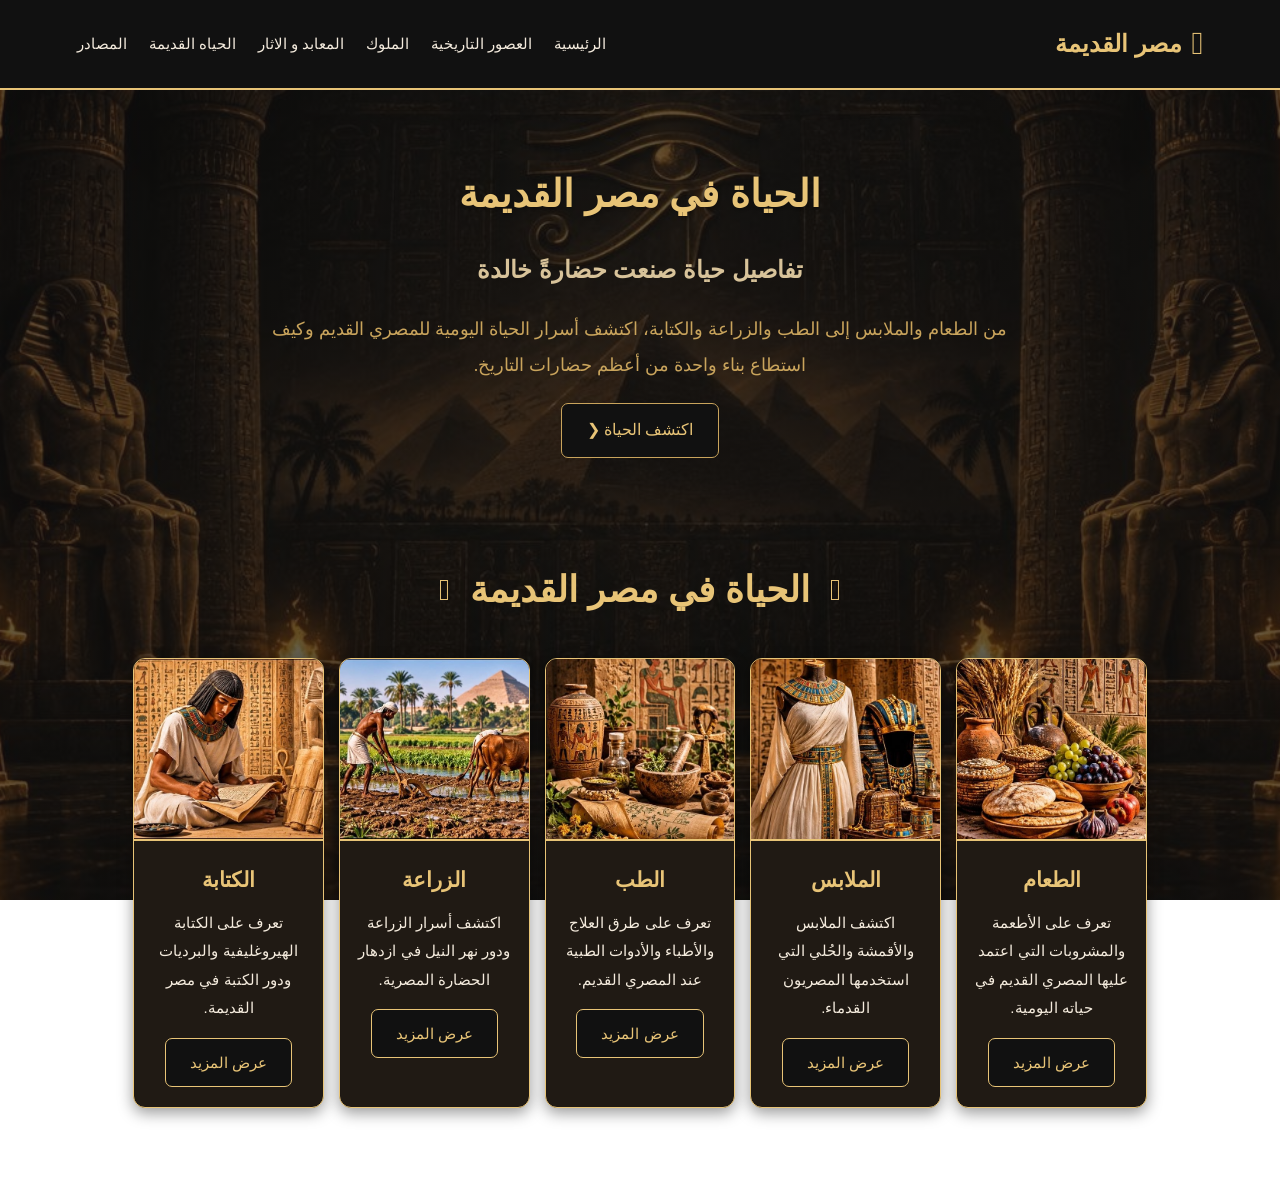
<file: life.html>
<!DOCTYPE html>
<html lang="ar" dir="rtl">
    <head>
         <meta charset="UTF-8">
         <meta name="viewport" content="width=device-width,initial-scale=1.0">
         <title>الحياة في مصر القديمة</title>
         <link rel="stylesheet" href="css/style.css">
    </head>
    <body>
        <!-- رأس الموقع -->
        <header class="header">
            <a href="index.html" class="logo">
              <span class="eye">𓂀</span>
              <span>مصر القديمة</span>  
            </a>
            <nav class="navbar">
                <a href="index.html">الرئيسية</a>
                <a href="eras.html">العصور التاريخية</a>
                <a href="kings.html">الملوك</a>
                <a href="monuments.html">المعابد و الاثار</a>
                <a href="life.html">الحياه القديمة</a>
                <a href="sources.html">المصادر</a>
            </nav>
        </header>
<!-- مقدمة صفحة الحياة القديمة -->
<section class="kings-intro">
    <h1>الحياة في مصر القديمة</h1>
    <h2>تفاصيل حياة صنعت حضارةً خالدة</h2>
    <p>
        من الطعام والملابس إلى الطب والزراعة والكتابة،
        اكتشف أسرار الحياة اليومية للمصري القديم
        وكيف استطاع بناء واحدة من أعظم حضارات التاريخ.
    </p>
    <a href="#life" class="btn">اكتشف الحياة ❮</a>
</section>
<!-- قسم الحياة في مصر القديمة -->
<section class="sections" id="life">

    <div class="section-title">
        <span>𓆣</span>
        <h2>الحياة في مصر القديمة</h2>
        <span>𓆣</span>
    </div>

    <div class="eras-container life-container">

        <!-- الطعام -->
        <div class="era-card">
            <img src="imges/الطعام.jpg" alt="الطعام في مصر القديمة">
            <div class="era-info">
                <h3>الطعام</h3>
                <p>تعرف على الأطعمة والمشروبات التي اعتمد عليها المصري القديم في حياته اليومية.</p>
                <a href="life-details.html#food" class="more-btn">عرض المزيد</a>
            </div>
        </div>

        <!-- الملابس -->
        <div class="era-card">
            <img src="imges/الملابس.jpg" alt="الملابس في مصر القديمة">
            <div class="era-info">
                <h3>الملابس</h3>
                <p>اكتشف الملابس والأقمشة والحُلي التي استخدمها المصريون القدماء.</p>
                <a href="life-details.html#clothing" class="more-btn">عرض المزيد</a>
            </div>
        </div>

        <!-- الطب -->
        <div class="era-card">
            <img src="imges/الطب.jpg" alt="الطب في مصر القديمة">
            <div class="era-info">
                <h3>الطب</h3>
                <p>تعرف على طرق العلاج والأطباء والأدوات الطبية عند المصري القديم.</p>
                <a href="life-details.html#medicine" class="more-btn">عرض المزيد</a>
            </div>
        </div>

        <!-- الزراعة -->
        <div class="era-card">
            <img src="imges/الزراعه.jpg" alt="الزراعة في مصر القديمة">
            <div class="era-info">
                <h3>الزراعة</h3>
                <p>اكتشف أسرار الزراعة ودور نهر النيل في ازدهار الحضارة المصرية.</p>
                <a href="life-details.html#agriculture" class="more-btn">عرض المزيد</a>
            </div>
        </div>

        <!-- الكتابة -->
        <div class="era-card">
            <img src="imges/الكتابه.jpg" alt="الكتابة في مصر القديمة">
            <div class="era-info">
                <h3>الكتابة</h3>
                <p>تعرف على الكتابة الهيروغليفية والبرديات ودور الكتبة في مصر القديمة.</p>
                <a href="life-details.html#writing" class="more-btn">عرض المزيد</a>
            </div>
        </div>

    </div>
</section>
</file>
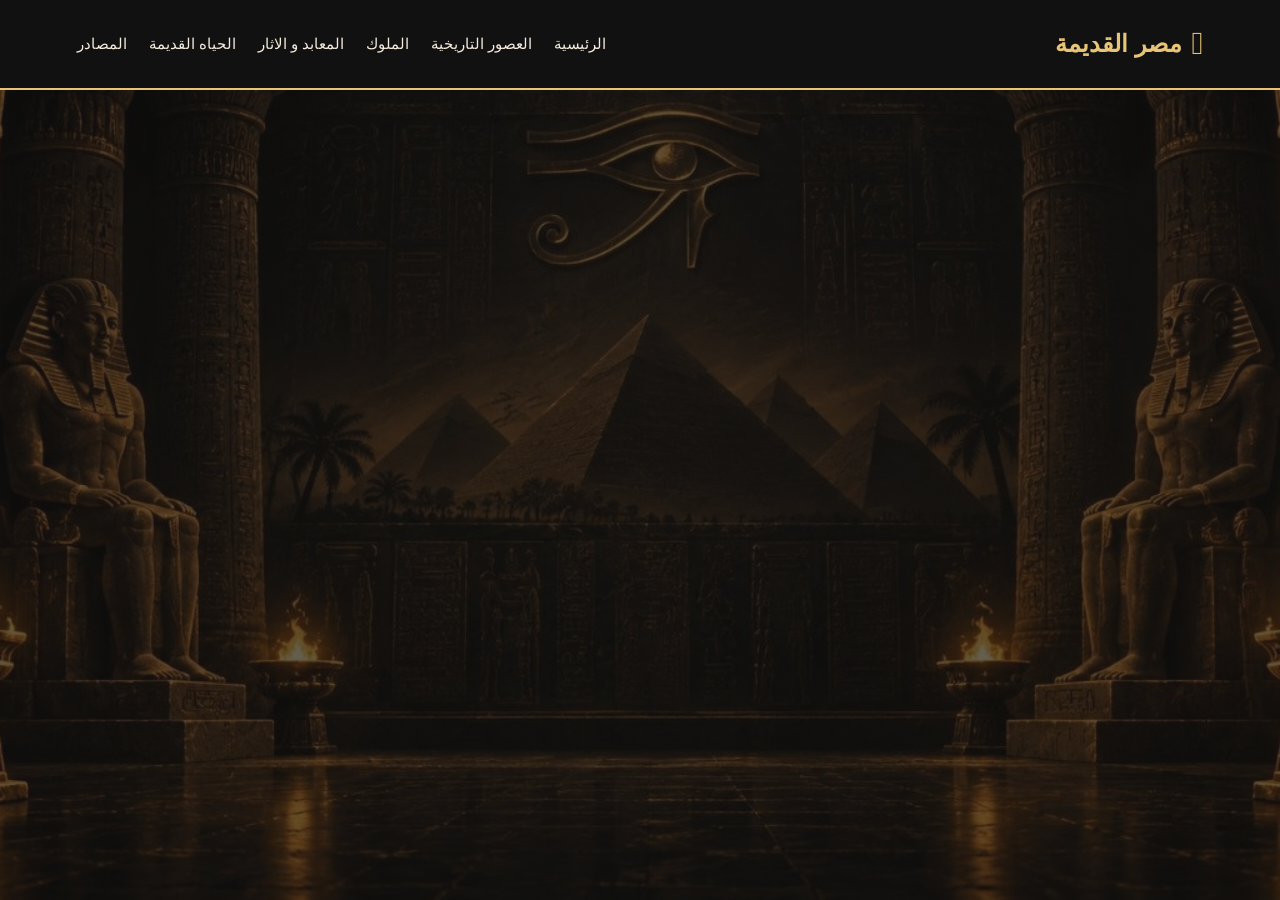
<file: monuments-details.html>
<!DOCTYPE html>
<html lang="ar" dir="rtl">
    <head>
        <meta charset="UTF-8">
        <meta name="viewport" content="width=device-width,initial-scale=1.0">
        <title> تقاصيل معابد وآثار مصر القديمة</title>
        <link rel="stylesheet" href="css/style.css">
    </head>
    <body>
        <!-- رأس الموقع -->
        <header class="header">
            <a href="index.html" class="logo">
              <span class="eye">𓂀</span>
              <span>مصر القديمة</span>  
            </a>
            <nav class="navbar">
                <a href="index.html">الرئيسية</a>
                <a href="eras.html">العصور التاريخية</a>
                <a href="kings.html">الملوك</a>
                <a href="monuments.html">المعابد و الاثار</a>
                <a href="life.html">الحياه القديمة</a>
                <a href="sources.html">المصادر</a>
            </nav>
        </header>
        <!-- معبد الكرنك -->
<section class="king-detail" id="karnak">

    <h1>معبد الكرنك</h1>

    <img src="imges/معبد الكرنك.jpg"
         alt="معبد الكرنك بالأقصر">

    <h2>نبذة عن معبد الكرنك</h2>

    <div class="king-biography">

        <h2>موقع معبد الكرنك وأهميته</h2>

        <p>
            يقع معبد الكرنك على الضفة الشرقية لنهر النيل
            بمدينة الأقصر، التي كانت تُعرف قديمًا باسم طيبة.
            ويُعد من أكبر المجمعات الدينية في مصر القديمة،
            وكان من أهم المراكز الدينية لعبادة المعبود آمون رع.
            وعُرف عند المصريين القدماء باسم "إيبت سوت"،
            ويعني "أكثر الأماكن اختيارًا".
        </p>

        <h2>نشأة المعبد ومراحل بنائه</h2>

        <h3>بداية إنشاء معبد الكرنك</h3>

        <p>
            لم يُبنَ معبد الكرنك في عهد ملك واحد،
            بل استمر بناؤه وتوسيعه على مدار قرون طويلة،
            وشارك في إنشائه وتطويره عدد كبير من ملوك مصر القديمة.
            وترجع بدايات النشاط المعماري الملكي في الموقع
            إلى عصر الدولة الوسطى، ثم شهد المعبد توسعات ضخمة
            خلال عصر الدولة الحديثة.
        </p>

        <h3>اهتمام ملوك الدولة الحديثة بالمعبد</h3>

        <p>
            اهتم ملوك الدولة الحديثة بإضافة المنشآت
            والصروح والمسلات إلى معبد الكرنك،
            ومن أبرز الملوك الذين ساهموا في تطويره
            تحتمس الأول، وحتشبسوت، وتحتمس الثالث،
            وأمنحتب الثالث، وسيتي الأول، ورمسيس الثاني.
        </p>

        <h2>المعبود آمون رع ومجمع معابد الكرنك</h2>

        <h3>معبد آمون رع</h3>

        <p>
            كان المعبد الرئيسي في مجمع الكرنك مخصصًا لعبادة
            المعبود آمون رع، الذي أصبح من أهم المعبودات
            في مصر القديمة، خاصة بعد ازدياد مكانة مدينة طيبة.
            وكان المعبد مركزًا مهمًا للطقوس الدينية
            والاحتفالات الرسمية.
        </p>

        <h3>معبد موت ومعبد مونتو</h3>

        <p>
            لم يكن الكرنك معبدًا واحدًا فقط،
            بل كان مجمعًا يضم عدة مناطق دينية،
            من أهمها منطقة معبد موت زوجة آمون،
            ومنطقة معبد مونتو، بالإضافة إلى منطقة آمون رع
            التي تُعد أكبر مناطق المجمع.
        </p>

        <h2>أهم المعالم المعمارية في معبد الكرنك</h2>

        <h3>صالة الأعمدة الكبرى</h3>

        <p>
            تُعد صالة الأعمدة الكبرى من أشهر أجزاء معبد الكرنك،
            وتضم 134 عمودًا حجريًا ضخمًا.
            بدأ الملك سيتي الأول بناءها،
            ثم استكمل ابنه الملك رمسيس الثاني أجزاءً كبيرة منها.
            وتتميز أعمدتها بالنقوش والزخارف التي تصور
            الملوك والطقوس الدينية.
        </p>

        <h3>مسلات الملكة حتشبسوت</h3>

        <p>
            أقامت الملكة حتشبسوت مسلات ضخمة داخل مجمع الكرنك،
            ومن أشهرها المسلة التي يصل ارتفاعها إلى نحو 30 مترًا.
            وتُعد هذه المسلات من أبرز الشواهد على
            مهارة المصريين القدماء في قطع الأحجار الضخمة
            ونقلها وإقامتها.
        </p>

        <h3>البحيرة المقدسة</h3>

        <p>
            توجد داخل مجمع الكرنك بحيرة مقدسة،
            كان الكهنة يستخدمون مياهها في التطهر
            قبل أداء الطقوس والشعائر الدينية.
            وما زالت البحيرة موجودة حتى اليوم
            وتُعد من المعالم المميزة للمجمع.
        </p>

        <h3>المسلات والصروح الحجرية</h3>

        <p>
            يضم معبد الكرنك عددًا من الصروح الحجرية الضخمة
            والمسلات والتماثيل والنقوش،
            وقد أضاف الملوك هذه المنشآت
            لإظهار قوتهم وتخليد أسمائهم
            والتعبير عن ارتباطهم بالمعبودات.
        </p>

        <h2>طريق الكباش وعلاقته بمعبد الأقصر</h2>

        <h3>طريق المواكب الدينية</h3>

        <p>
            ارتبط معبد الكرنك بمعبد الأقصر عن طريق
            طريق احتفالي تصطف على جانبيه تماثيل أبي الهول،
            وكان يُستخدم في المواكب والاحتفالات الدينية،
            ومن أهمها عيد الأوبت الذي كان يُقام
            لتجديد الصلة بين آمون رع والملك.
        </p>

        <h2>الأهمية الدينية والتاريخية لمعبد الكرنك</h2>

        <p>
            لم يكن معبد الكرنك مجرد مكان للعبادة،
            بل كان مركزًا دينيًا وسياسيًا واقتصاديًا مهمًا.
            فقد ارتبط بالملوك وكهنة آمون والاحتفالات الرسمية،
            كما ساعدت النقوش والمنشآت الموجودة به
            في تسجيل جوانب مهمة من تاريخ مصر القديمة
            وحضارتها وفنونها وعمارتها.
        </p>

    </div>
</section>
<!-- معبد أبو سمبل الكبير -->
<section class="king-detail" id="abu-simbel-great">

    <h1>معبد أبو سمبل الكبير</h1>

    <img src="imges/معبد ابو سمبل.jpg"
         alt="معبد أبو سمبل الكبير للملك رمسيس الثاني">

    <h2>نبذة عن معبد أبو سمبل الكبير</h2>

    <div class="king-biography">

        <h2>موقع المعبد وأهميته</h2>

        <p>
            يقع معبد أبو سمبل الكبير في جنوب مصر بالقرب من الحدود
            السودانية، على الضفة الغربية لبحيرة ناصر حاليًا.
            ويُعد من أشهر المعابد الصخرية في مصر القديمة،
            وقد شُيد في عهد الملك رمسيس الثاني خلال الأسرة التاسعة عشرة
            في عصر الدولة الحديثة.
            وكان المعبد رمزًا لقوة الملك وعظمته،
            كما عكس اهتمامه بالمعبودات المصرية القديمة.
        </p>

        <h2>الملك رمسيس الثاني وبناء المعبد</h2>

        <h3>إنشاء معبد أبو سمبل الكبير</h3>

        <p>
            أمر الملك رمسيس الثاني بتشييد معبد أبو سمبل الكبير
            في القرن الثالث عشر قبل الميلاد،
            ونُحت المعبد بالكامل داخل واجهة جبل من الحجر الرملي.
            وكان الهدف من إنشائه تخليد اسم الملك وإظهار قوته
            ونفوذه في منطقة النوبة، إلى جانب تكريس عبادته
            للمعبودات المصرية القديمة.
        </p>

        <h3>المعبودات المخصصة للمعبد</h3>

        <p>
            خُصص المعبد لعبادة أربعة رموز إلهية رئيسية،
            هي آمون رع، ورع حور آختي، وبتاح،
            بالإضافة إلى رمسيس الثاني الذي صُوّر في صورة إلهية.
            ويظهر هذا الارتباط الديني بوضوح داخل قدس الأقداس
            في نهاية المعبد.
        </p>

        <h2>الواجهة الخارجية والتماثيل الضخمة</h2>

        <h3>التماثيل الأربعة للملك رمسيس الثاني</h3>

        <p>
            تتميز واجهة المعبد بوجود أربعة تماثيل ضخمة
            للملك رمسيس الثاني جالسًا على العرش،
            ويبلغ ارتفاع كل تمثال نحو 21 مترًا.
            وتُعد هذه التماثيل من أبرز مظاهر الفن والنحت
            في مصر القديمة، وقد صُممت لتُظهر عظمة الملك وقوته.
        </p>

        <h3>النقوش والزخارف على الواجهة</h3>

        <p>
            تضم واجهة المعبد العديد من النقوش والتماثيل الصغيرة،
            كما يوجد أعلى المدخل تجويف يحتوي على تصوير للمعبود
            رع حور آختي. وتُظهر هذه العناصر ارتباط المعبد
            بالملكية والعقيدة الدينية في مصر القديمة.
        </p>

        <h2>التصميم الداخلي للمعبد</h2>

        <h3>قاعة الأعمدة الكبرى</h3>

        <p>
            بعد الدخول من الواجهة الرئيسية يصل الزائر إلى قاعة
            الأعمدة الكبرى، التي تضم أعمدة ضخمة تحمل تماثيل
            للملك رمسيس الثاني في هيئة أوزيرية.
            وتزين جدران القاعة نقوش تصور الملك في مشاهد دينية
            وعسكرية، ومن أشهرها مشاهد معركة قادش ضد الحيثيين.
        </p>

        <h3>القاعات الداخلية</h3>

        <p>
            يضم المعبد مجموعة من القاعات والغرف المتتابعة
            المنحوتة داخل الجبل، وتحتوي جدرانها على نقوش
            ومناظر توضح الطقوس الدينية وتقديم القرابين
            والمشاهد المرتبطة بالملك والمعبودات.
        </p>

        <h3>قدس الأقداس</h3>

        <p>
            يقع قدس الأقداس في نهاية المعبد،
            ويضم أربعة تماثيل جالسة تمثل بتاح،
            وآمون رع، ورمسيس الثاني، ورع حور آختي.
            ويُعد هذا الجزء من أهم أجزاء المعبد
            بسبب ارتباطه بالطقوس الدينية المقدسة.
        </p>

        <h2>ظاهرة تعامد الشمس على المعبد</h2>

        <h3>دخول أشعة الشمس إلى قدس الأقداس</h3>

        <p>
            يتميز معبد أبو سمبل بظاهرة فلكية معمارية مميزة،
            حيث تتسلل أشعة الشمس عبر مدخل المعبد
            لتصل إلى قدس الأقداس في يومين من العام،
            وتضيء تماثيل آمون رع ورمسيس الثاني ورع حور آختي،
            بينما يبقى تمثال بتاح في الظل.
            وتُظهر هذه الظاهرة مدى الدقة التي وصل إليها
            المصريون القدماء في التصميم المعماري.
        </p>

        <h2>إنقاذ معبد أبو سمبل من الغرق</h2>

        <h3>خطر بناء السد العالي</h3>

        <p>
            مع بدء بناء السد العالي في أسوان،
            أصبح المعبد مهددًا بالغرق بسبب ارتفاع منسوب المياه
            وتكوّن بحيرة ناصر.
            ولذلك أُطلقت حملة دولية بالتعاون مع منظمة اليونسكو
            لإنقاذ معابد النوبة وحمايتها من الغرق.
        </p>

        <h3>نقل المعبد إلى موقعه الحالي</h3>

        <p>
            بدأت عملية إنقاذ المعبد خلال ستينيات القرن العشرين،
            وتم تقطيعه إلى كتل حجرية كبيرة،
            ثم نقله وإعادة تجميعه في موقع أعلى
            يبعد عن موقعه الأصلي.
            واكتملت عملية إعادة تركيب المعبد وافتتاحه
            في موقعه الجديد عام 1968.
        </p>

        <h2>الأهمية التاريخية لمعبد أبو سمبل الكبير</h2>

        <p>
            يُعد معبد أبو سمبل الكبير من أعظم الإنجازات
            المعمارية والفنية في مصر القديمة،
            فهو يجمع بين النحت الصخري الضخم
            والتصميم الهندسي والدلالات الدينية والسياسية.
            كما أصبح إنقاذه في العصر الحديث مثالًا مهمًا
            للتعاون الدولي في حماية التراث الإنساني،
            وأُدرج ضمن موقع آثار النوبة المسجل
            على قائمة التراث العالمي لليونسكو عام 1979.
        </p>

    </div>
</section>
<!-- معبد الأقصر -->
<section class="king-detail" id="luxor-temple">

    <h1>معبد الأقصر</h1>

    <img src="imges/معبد الاقصر.jpg"
         alt="معبد الأقصر في مدينة الأقصر">

    <h2>نبذة عن معبد الأقصر</h2>

    <div class="king-biography">

        <h2>موقع المعبد وأهميته</h2>

        <p>
            يقع معبد الأقصر على الضفة الشرقية لنهر النيل
            بمدينة الأقصر، التي كانت تُعرف قديمًا باسم طيبة.
            وكان يُعرف عند المصريين القدماء باسم "إيبت رسيت"،
            ويعني "المقصورة الجنوبية".
            ويُعد من أهم المعابد المصرية القديمة،
            وقد ارتبط بعبادة المعبود آمون رع
            والاحتفالات الدينية التي كانت تُقام في مدينة طيبة.
        </p>

        <h2>نشأة المعبد ومراحل بنائه</h2>

        <h3>بداية إنشاء معبد الأقصر</h3>

        <p>
            لم يُبنَ معبد الأقصر في عهد ملك واحد،
            بل شارك في تشييده وتطويره عدد من ملوك مصر القديمة.
            وترجع أقدم المنشآت الباقية فيه إلى عصر الملكة حتشبسوت،
            بينما يرجع الجزء الأساسي من المعبد إلى عهد الملك
            أمنحتب الثالث من الأسرة الثامنة عشرة.
        </p>

        <h3>الملك أمنحتب الثالث</h3>

        <p>
            يُعد الملك أمنحتب الثالث من أهم الملوك الذين ساهموا
            في بناء معبد الأقصر، فقد أنشأ الجزء الرئيسي منه،
            بما في ذلك صالة الأعمدة الكبرى والفناء المحاط بالأعمدة.
            وتميزت منشآته بالدقة المعمارية والزخارف والنقوش
            التي تعكس ازدهار الفن والعمارة في عصره.
        </p>

        <h3>الملك توت عنخ آمون والملك حور محب</h3>

        <p>
            استكمل الملك توت عنخ آمون أعمال الزخرفة والنقوش
            في أجزاء من المعبد، وخاصة المناظر المرتبطة
            باحتفال عيد الأوبت.
            ثم ساهم الملك حور محب في استكمال بعض هذه الأعمال
            وإضافة نقوش أخرى إلى المعبد.
        </p>

        <h3>الملك رمسيس الثاني</h3>

        <p>
            أضاف الملك رمسيس الثاني منشآت مهمة إلى معبد الأقصر،
            من بينها الفناء الكبير المحاط بالأعمدة،
            والصرح الضخم الذي يمثل المدخل الرئيسي للمعبد.
            كما أقام أمام المدخل تماثيل ضخمة له ومسلتين،
            ولا تزال إحدى المسلتين موجودة أمام المعبد،
            بينما نُقلت الأخرى إلى ميدان الكونكورد في باريس
            عام 1836م.
        </p>

        <h2>أهم المعالم المعمارية في معبد الأقصر</h2>

        <h3>الصرح الأول والمدخل الرئيسي</h3>

        <p>
            يُعد الصرح الذي أقامه رمسيس الثاني من أبرز أجزاء
            المعبد الخارجية، ويتكون من برجين ضخمين
            يحملان نقوشًا ومناظر تصور الملك في مشاهد عسكرية
            واحتفالية، وكان يمثل المدخل الرئيسي للمعبد.
        </p>

        <h3>الفناء الكبير لرمسيس الثاني</h3>

        <p>
            يقع الفناء الكبير بعد الصرح،
            ويحيط به عدد من الأعمدة والتماثيل الضخمة
            التي تمثل الملك رمسيس الثاني.
            ويُظهر هذا الجزء عظمة العمارة المصرية القديمة
            واهتمام الملوك بتخليد أسمائهم داخل المعابد.
        </p>

        <h3>صالة الأعمدة الكبرى</h3>

        <p>
            تُعد صالة الأعمدة الكبرى من أهم أجزاء المعبد،
            وقد أنشأها الملك أمنحتب الثالث.
            وتتكون من صفين من الأعمدة الضخمة،
            وتضم أربعة عشر عمودًا موزعة على صفين،
            وتتميز بزخارفها ونقوشها التي توضح
            مشاهد من الاحتفالات الدينية.
        </p>

        <h3>الفناء وصالات المعبد الداخلية</h3>

        <p>
            يضم المعبد مجموعة من الأفنية والقاعات الداخلية،
            التي كانت تُستخدم في أداء الطقوس الدينية
            واستقبال المواكب والاحتفالات.
            وتحتوي جدران هذه القاعات على نقوش
            تصور الملوك والمعبودات والقرابين.
        </p>

        <h2>عيد الأوبت وعلاقة معبد الأقصر بمعبد الكرنك</h2>

        <h3>طريق الكباش</h3>

        <p>
            ارتبط معبد الأقصر بمعبد الكرنك عن طريق طريق
            احتفالي يُعرف باسم طريق الكباش أو طريق أبو الهول،
            ويبلغ طوله نحو 2700 متر.
            وكان هذا الطريق يُستخدم في انتقال المواكب الدينية
            بين المعبدين خلال الاحتفالات الكبرى.
        </p>

        <h3>احتفال عيد الأوبت</h3>

        <p>
            كان عيد الأوبت من أهم الاحتفالات الدينية
            في مصر القديمة، حيث كانت تماثيل المعبود آمون
            وزوجته موت وابنهما خونسو تنتقل في موكب احتفالي
            من معابد الكرنك إلى معبد الأقصر.
            وكان الاحتفال يرتبط بتجديد القوة الملكية
            وإظهار العلاقة بين الملك والمعبودات.
        </p>

        <h2>معبد الأقصر في العصر الروماني</h2>

        <h3>استخدام المعبد في العصر الروماني</h3>

        <p>
            استمر استخدام أجزاء من معبد الأقصر خلال العصور اللاحقة،
            وفي أواخر القرن الثالث الميلادي أنشأ الرومان
            حصنًا حول منطقة المعبد.
            كما حُولت إحدى الغرف الداخلية إلى مكان للعبادة،
            وغُطيت بعض النقوش القديمة بطبقة من الجص
            ورُسمت عليها مشاهد مرتبطة بالإمبراطور دقلديانوس
            وشركائه في الحكم.
        </p>

        <h2>الأهمية التاريخية لمعبد الأقصر</h2>

        <p>
            يُعد معبد الأقصر شاهدًا مهمًا على تطور العمارة
            والفنون والطقوس الدينية في مصر القديمة.
            كما يوضح مساهمة عدد من الملوك في بناء المنشآت
            الدينية وتطويرها عبر أجيال مختلفة.
            ويُعد المعبد مع مجمع معابد الكرنك
            وطريق الكباش من أهم آثار مدينة طيبة القديمة،
            التي أُدرجت ضمن قائمة التراث العالمي لليونسكو
            عام 1979م.
        </p>

    </div>
</section>
<!-- معبد حتشبسوت -->
<section class="king-detail" id="hatshepsut-temple">

    <h1>معبد حتشبسوت</h1>

    <img src="imges/حتشبسوت (2).jpg"
         alt="المعبد الجنائزي للملكة حتشبسوت بالدير البحري">

    <h2>نبذة عن معبد حتشبسوت</h2>

    <div class="king-biography">

        <h2>موقع المعبد وأهميته</h2>

        <p>
            يقع المعبد الجنائزي للملكة حتشبسوت في منطقة الدير البحري
            على الضفة الغربية لنهر النيل بمدينة الأقصر،
            بالقرب من وادي الملوك.
            ويُعد من أبرز المعابد المصرية القديمة
            بسبب تصميمه المعماري المميز،
            وقد عُرف في اللغة المصرية القديمة باسم
            "جسر جسرو"، ويعني "أقدس المقدسات".
        </p>

        <h2>الملكة حتشبسوت وبناء المعبد</h2>

        <h3>إنشاء المعبد الجنائزي</h3>

        <p>
            أمرت الملكة حتشبسوت، التي حكمت مصر خلال الأسرة الثامنة عشرة،
            ببناء معبدها الجنائزي في الدير البحري،
            وذلك خلال فترة حكمها التي امتدت تقريبًا
            من 1473 إلى 1458 ق.م.
            وكان الهدف من المعبد إقامة الطقوس الجنائزية
            وتخليد ذكرى الملكة بعد وفاتها،
            إلى جانب تكريم عدد من المعبودات المصرية القديمة.
        </p>

        <h3>المهندس سننموت</h3>

        <p>
            تولى المهندس سننموت تصميم والإشراف على بناء المعبد،
            وكان من كبار رجال الدولة في عهد حتشبسوت،
            وحمل عدة مناصب مهمة، من بينها مناصب مرتبطة
            بإدارة أملاك المعبود آمون.
            ويظهر تصميم المعبد مدى التقدم الهندسي
            والمعماري الذي وصل إليه المصريون القدماء.
        </p>

        <h2>التصميم المعماري للمعبد</h2>

        <h3>المستويات الثلاثة المتدرجة</h3>

        <p>
            يتميز المعبد بتصميمه الفريد الذي يتكون من ثلاثة
            مستويات متدرجة، ترتفع تدريجيًا باتجاه الجبل.
            ويربط بين هذه المستويات منحدرات طويلة
            وصفوف من الأعمدة الحجرية،
            مما يجعل المبنى متناسقًا مع الطبيعة الصخرية المحيطة به.
        </p>

        <h3>الشرفات والأعمدة</h3>

        <p>
            يحتوي كل مستوى من مستويات المعبد على شرفات
            وصفوف من الأعمدة، وتضم بعض أجزائه تماثيل للملكة
            حتشبسوت في هيئة أوزيرية،
            كما زُينت الجدران بالنقوش والمناظر الدينية
            التي توضح الطقوس والاحتفالات الملكية.
        </p>

        <h3>قدس الأقداس</h3>

        <p>
            يقع قدس الأقداس في نهاية المحور الرئيسي للمعبد،
            وقد نُحت جزء منه داخل الجبل.
            وكان مخصصًا لعبادة المعبود آمون،
            ويُعد من أهم المناطق الدينية داخل المعبد.
        </p>

        <h2>المعبودات داخل معبد حتشبسوت</h2>

        <h3>المعبود آمون</h3>

        <p>
            خُصص جزء رئيسي من المعبد لعبادة المعبود آمون،
            الذي كان من أهم المعبودات في مدينة طيبة،
            وارتبطت به الملكة حتشبسوت في النقوش الدينية
            التي أكدت شرعية حكمها.
        </p>

        <h3>المعبودة حتحور والمعبود أنوبيس</h3>

        <p>
            يضم المعبد مقاصير مخصصة للمعبودة حتحور،
            المرتبطة بالأمومة والحماية،
            والمعبود أنوبيس المرتبط بالتحنيط والعالم الآخر.
            ويعكس وجود هذه المقاصير تنوع الطقوس الدينية
            التي كانت تُمارس داخل المعبد.
        </p>

        <h3>المعبود رع حور آختي</h3>

        <p>
            يضم المعبد أيضًا مقصورة مخصصة للمعبود
            رع حور آختي، المرتبط بالشمس،
            وكانت هذه المقصورة مفتوحة للسماء
            لتناسب طقوس عبادته.
        </p>

        <h2>أهم النقوش والمناظر الموجودة بالمعبد</h2>

        <h3>رحلة حتشبسوت إلى بلاد بونت</h3>

        <p>
            تُعد مناظر بعثة بلاد بونت من أشهر النقوش الموجودة
            على جدران المعبد، حيث سجلت رحلة تجارية أرسلتها
            الملكة حتشبسوت إلى بلاد بونت.
            وتُظهر النقوش سكان المنطقة ومنازلهم
            والبيئة المحيطة بهم،
            بالإضافة إلى البضائع والثروات التي عادت بها البعثة،
            مثل البخور والمر والأشجار النادرة.
        </p>

        <h3>النقوش الخاصة بالولادة الإلهية للملكة</h3>

        <p>
            تحتوي جدران المعبد على مناظر تصور ما يُعرف
            بقصة الولادة الإلهية للملكة حتشبسوت،
            حيث ربطت النقوش نسبها بالمعبود آمون.
            وكان الهدف من هذه المناظر تأكيد شرعية حكمها
            وإظهار أن توليها العرش يستند إلى تأييد إلهي.
        </p>

        <h3>نقوش نقل المسلات إلى معبد الكرنك</h3>

        <p>
            سجلت بعض النقوش مشاهد نقل المسلات الحجرية
            التي أمرت حتشبسوت بإقامتها في معبد الكرنك.
            وتوضح هذه المناظر مراحل نقل المسلات
            والجهود الكبيرة التي بذلها المصريون القدماء
            في تنفيذ المشروعات المعمارية الضخمة.
        </p>

        <h2>العلاقة بين معبد حتشبسوت ومعبد منتوحتب الثاني</h2>

        <h3>التأثر بالعمارة القديمة</h3>

        <p>
            سبق الملك منتوحتب الثاني الملكة حتشبسوت
            في بناء معبده الجنائزي بمنطقة الدير البحري
            خلال عصر الدولة الوسطى،
            وذلك قبل بناء معبد حتشبسوت بنحو 600 عام.
            وقد تأثر تصميم معبد حتشبسوت بفكرة المستويات
            والشرفات المتدرجة الموجودة في معبد منتوحتب،
            لكنه جاء أكبر حجمًا وأكثر اتساعًا.
        </p>

        <h2>الأهمية التاريخية لمعبد حتشبسوت</h2>

        <p>
            يُعد معبد حتشبسوت من أهم الإنجازات المعمارية
            في عصر الدولة الحديثة،
            فهو يجمع بين التصميم الهندسي المميز
            والنقوش التي تسجل أحداثًا مهمة من عهد الملكة.
            كما يمثل مصدرًا تاريخيًا مهمًا لفهم الحياة الدينية
            والتجارية والسياسية في مصر القديمة،
            وخاصة رحلة بلاد بونت ومظاهر شرعية الحكم الملكي.
        </p>

    </div>
</section>
<!-- تفاصيل معبد مدينة هابو -->
<section class="king-detail" id="medinet-habu">

    <h1>معبد مدينة هابو</h1>

    <img src="imges/معبد مدينه هابو.jpg"
         alt="معبد مدينة هابو">

    <div class="king-biography">

        <h2>معبد رمسيس الثالث الجنائزي</h2>

        <p>
            يقع معبد مدينة هابو على الضفة الغربية لنهر النيل بمدينة الأقصر،
            ويُعد من أهم المعابد الجنائزية في مصر القديمة، كما يتميز بحالته
            الجيدة من الحفظ مقارنة بالعديد من المعابد الأخرى.
            شيده الملك رمسيس الثالث من ملوك الأسرة العشرين، وخصصه لإقامة
            الطقوس الجنائزية وعبادة المعبود آمون.
        </p>

        <h2>تاريخ بناء المعبد</h2>

        <p>
            شُيد المعبد في عهد الملك رمسيس الثالث، الذي حكم مصر تقريبًا
            من عام 1184 إلى 1153 قبل الميلاد. ويُعد من أشهر ملوك الأسرة
            العشرين، واشتهر بحروبه ضد الليبيين وشعوب البحر التي هددت مصر
            خلال عهده.
        </p>

        <p>
            تأثر تصميم المعبد إلى حد كبير بمعبد الرامسيوم الذي بناه
            الملك رمسيس الثاني، وجاء بناؤه وفقًا للتقاليد المعمارية
            التي كانت متبعة في تشييد المعابد الجنائزية.
        </p>

        <h2>التصميم المعماري للمعبد</h2>

        <p>
            يحيط بالمعبد سور ضخم مبني من الطوب اللبن، وتتوسطه بوابة
            شرقية كبيرة تُعرف باسم بوابة رمسيس الثالث، وتتميز بوجود
            برجين مرتفعين مزودين بشرفات.
        </p>

        <p>
            يؤدي المدخل إلى الصرح الأول، ثم الفناء الأول، وبعده الصرح
            الثاني والفناء الثاني، ثم قاعات الأعمدة والمقاصير المختلفة،
            وصولًا إلى قدس الأقداس الذي كان يمثل أهم الأماكن المقدسة
            داخل المعبد.
        </p>

        <p>
            يحتوي المعبد على أعمدة متنوعة، منها أعمدة ذات تيجان على
            شكل نبات البردي، وأعمدة تصور الملك رمسيس الثالث في الهيئة
            الأوزيرية.
        </p>

        <h2>النقوش والمناظر الحربية</h2>

        <p>
            تتميز جدران المعبد بالعديد من النقوش التي تسجل انتصارات
            الملك رمسيس الثالث العسكرية، وخاصة معاركه ضد الليبيين
            وشعوب البحر.
        </p>

        <p>
            كما تضم الجدران مناظر دينية توضح الملك وهو يقدم القرابين
            للمعبودات، بالإضافة إلى مناظر الصيد والاحتفالات والطقوس
            الدينية المختلفة.
        </p>

        <h2>المباني والمنشآت المحيطة</h2>

        <p>
            لم يقتصر المعبد على المبنى الرئيسي فقط، بل ضم مجموعة
            من المنشآت المهمة، من بينها بقايا القصر الملكي والمخازن
            والمباني الإدارية وإسطبلات ملكية، مما يدل على أن المنطقة
            كانت مركزًا دينيًا وإداريًا مهمًا.
        </p>

        <p>
            وتوجد بالقرب من المعبد آثار معبد أقدم ارتبط بناؤه بالملكة
            حتشبسوت والملك تحتمس الثالث، بالإضافة إلى مقابر الزوجات
            الإلهيات لآمون التي ترجع إلى عصور لاحقة.
        </p>

        <h2>الأهمية التاريخية للمعبد</h2>

        <p>
            يمثل معبد مدينة هابو سجلًا تاريخيًا مهمًا لفترة حكم
            رمسيس الثالث، حيث حفظت نقوشه تفاصيل الحروب والأحداث
            العسكرية والطقوس الدينية في ذلك العصر.
        </p>

        <p>
            كما يعكس المعبد عظمة العمارة المصرية القديمة، ويُعد
            من أبرز الشواهد الأثرية التي تساعدنا على فهم الحياة
            الدينية والسياسية والعسكرية في عصر الدولة الحديثة.
        </p>

    </div>
</section>
<!-- تفاصيل معبد إدفو -->
<section class="king-detail" id="edfu-temple">

    <h1>معبد إدفو</h1>

    <img src="imges/معبد ادفو.jpg"
         alt="معبد إدفو">

    <div class="king-biography">

        <h2>معبد حورس – أحد أكمل المعابد المصرية القديمة</h2>

        <p>
            يقع معبد إدفو على الضفة الغربية لنهر النيل بمدينة إدفو
            بمحافظة أسوان، ويُعد من أكبر المعابد المصرية القديمة
            وأفضلها حفظًا. وقد كُرس لعبادة المعبود حورس الذي كان
            يُصوَّر في هيئة صقر، ولذلك يُعرف أيضًا باسم معبد حورس.
        </p>

        <h2>تاريخ بناء المعبد</h2>

        <p>
            بدأ بناء المعبد في عهد الملك بطلميوس الثالث سنة 237
            قبل الميلاد، واستمر العمل فيه خلال حكم عدد من ملوك
            البطالمة، حتى اكتمل في عهد الملك بطلميوس الثاني عشر
            سنة 57 قبل الميلاد، أي أن بناءه استغرق حوالي 180 عامًا.
        </p>

        <p>
            وعلى الرغم من أن المعبد شُيد في العصر البطلمي، فإن
            تصميمه حافظ على الطراز المعماري المصري القديم، سواء
            في شكل الصروح والأعمدة أو النقوش والطقوس الدينية.
        </p>

        <h2>التصميم المعماري للمعبد</h2>

        <p>
            يتميز المعبد بمدخله الضخم الذي يتكون من برجين كبيرين
            يُعرفان بالصرح، وتوجد أمامهما تماثيل ضخمة للمعبود حورس
            في هيئة صقر مصنوعة من الجرانيت.
        </p>

        <p>
            بعد عبور المدخل يصل الزائر إلى فناء مفتوح تحيط به
            الأعمدة ذات التيجان النباتية، ثم ينتقل إلى صالة
            الأعمدة الكبرى، وبعدها صالة الأعمدة الصغرى،
            ثم الصالات المستعرضة وصولًا إلى قدس الأقداس.
        </p>

        <p>
            كان قدس الأقداس أهم مكان داخل المعبد، حيث وُضع
            المركب المقدس الذي كان يحمل تمثال المعبود حورس
            أثناء الاحتفالات والطقوس الدينية.
        </p>

        <h2>النقوش والمناظر الدينية</h2>

        <p>
            تنتشر على جدران المعبد نقوش توضح علاقة الملوك
            بالمعبودات، ومناظر تقديم القرابين والطقوس الدينية
            المختلفة، بالإضافة إلى مشاهد تصور الملك بطلميوس
            الثاني عشر وهو ينتصر على أعدائه أمام المعبودات.
        </p>

        <p>
            كما توجد نقوش تصور رحلة المركب المقدس للمعبود حورس
            برفقة المعبودة حتحور، وهي من المناظر المهمة التي
            توضح الاحتفالات الدينية التي كانت تُقام داخل المعبد.
        </p>

        <h2>عبادة حورس وحتحور</h2>

        <p>
            ارتبط معبد إدفو بعبادة المعبود حورس، كما ارتبط
            بالمعبودة حتحور التي كانت تُعبد في معبد دندرة.
            وكانت حتحور تأتي في احتفال سنوي من دندرة إلى إدفو
            لزيارة حورس، في مناسبة دينية عُرفت باسم عيد اللقاء
            الجميل.
        </p>

        <p>
            تعكس هذه الاحتفالات أهمية المعبد الدينية، كما توضح
            العلاقات بين المراكز الدينية المختلفة في مصر القديمة.
        </p>

        <h2>اكتشاف المعبد وإعادة إظهاره</h2>

        <p>
            ظل المعبد مدفونًا تحت الرمال ومخلفات الاستيطان
            لقرون طويلة، وهو ما ساعد على حماية أجزاء كبيرة
            من مبانيه ونقوشه من عوامل التلف.
        </p>

        <p>
            وفي عام 1860 قام عالم الآثار الفرنسي أوجست مارييت
            بأعمال الكشف عن المعبد وتنظيفه وترميم بعض أجزائه،
            فأصبح من أهم المواقع الأثرية التي توضح روعة
            العمارة المصرية القديمة.
        </p>

        <h2>الأهمية التاريخية للمعبد</h2>

        <p>
            يُعد معبد إدفو مصدرًا مهمًا لدراسة الديانة المصرية
            القديمة، حيث تحتوي جدرانه على نقوش ونصوص توضح
            الطقوس الدينية والأساطير والاحتفالات المرتبطة
            بالمعبود حورس.
        </p>

        <p>
            كما يمثل نموذجًا مميزًا لاستمرار التقاليد المعمارية
            والدينية المصرية خلال العصر البطلمي، ويُعد من
            أفضل المعابد التي احتفظت بعناصرها المعمارية
            والزخرفية حتى يومنا هذا.
        </p>

    </div>
</section>
<!-- تفاصيل الأوزيريون -->
<section class="king-detail" id="osireion">

    <h1>الأوزيريون</h1>

    <img src="imges/معبد الاوزريون.jpg"
         alt="الأوزيريون في أبيدوس">

    <div class="king-biography">

        <h2>الأوزيريون – البناء الغامض المرتبط بالمعبود أوزير</h2>

        <p>
            يقع الأوزيريون في منطقة أبيدوس بمحافظة سوهاج، خلف
            المعبد الجنائزي للملك سيتي الأول. ويُعد من المنشآت
            الأثرية الفريدة في مصر القديمة، حيث يتميز بتصميمه
            المعماري المختلف عن المعابد المصرية التقليدية،
            وبارتباطه الديني بالمعبود أوزير، إله العالم الآخر.
        </p>

        <h2>تاريخ بناء الأوزيريون</h2>

        <p>
            يرجع بناء الأوزيريون إلى عصر الملك سيتي الأول من
            الأسرة التاسعة عشرة، ويُعتقد أنه أُنشئ ضمن المجمع
            الجنائزي المرتبط بالملك في أبيدوس.
        </p>

        <p>
            بدأ الملك سيتي الأول إنشاء المنشأة، بينما أُضيفت
            بعض النقوش والزخارف في عهد الملك مرنبتاح، حفيد
            سيتي الأول. وقد ارتبط المكان بمدينة أبيدوس التي
            كانت من أهم المراكز الدينية لعبادة المعبود أوزير.
        </p>

        <h2>التصميم المعماري للأوزيريون</h2>

        <p>
            يتميز الأوزيريون بأنه مبنى يقع أسفل مستوى الأرض،
            ويضم ممرات طويلة وغرفًا داخلية تؤدي إلى قاعة مركزية
            ضخمة، ويختلف تصميمه عن الشكل المعتاد للمعابد المصرية.
        </p>

        <p>
            تحتوي القاعة المركزية على أعمدة ضخمة من الجرانيت
            الأحمر، تحمل كتلًا حجرية ثقيلة، كما توجد في وسطها
            منصة حجرية مستطيلة تحيط بها قناة مائية، مما يعطي
            المكان شكلًا يشبه الجزيرة المحاطة بالمياه.
        </p>

        <p>
            استخدمت في بناء الأوزيريون أنواع مختلفة من الأحجار،
            من بينها الجرانيت والحجر الرملي والحجر الجيري،
            وهو ما يعكس براعة المصريين القدماء في التعامل
            مع الكتل الحجرية الضخمة.
        </p>

        <h2>الارتباط بالمعبود أوزير</h2>

        <p>
            ارتبط الأوزيريون بالمعبود أوزير، الذي كان يمثل
            الموت والبعث والحياة بعد الموت في العقيدة المصرية
            القديمة. وكانت أبيدوس من أهم الأماكن المقدسة
            المرتبطة بعبادته.
        </p>

        <p>
            وتُظهر النقوش والمناظر الدينية المرتبطة بالمكان
            أهمية المعتقدات الخاصة بالعالم الآخر والبعث،
            وهي من الأفكار الأساسية في الديانة المصرية القديمة.
        </p>

        <h2>الغرض من إنشاء الأوزيريون</h2>

        <p>
            لم يتم التأكد بشكل قاطع من الوظيفة الأصلية للأوزيريون،
            لكن من التفسيرات الأثرية المطروحة أنه ربما كان
            منشأة رمزية مرتبطة بالمعبود أوزير، أو مقبرة رمزية
            للملك سيتي الأول، أو مكانًا لإقامة طقوس دينية
            مرتبطة بالموت والبعث.
        </p>

        <p>
            ولذلك لا يزال الأوزيريون من المنشآت التي تثير
            اهتمام الباحثين بسبب تصميمه الفريد والغموض
            المحيط بوظيفته الأصلية.
        </p>

        <h2>اكتشاف الأوزيريون</h2>

        <p>
            بدأت أعمال التنقيب الأثري المنظمة في الأوزيريون
            في أوائل القرن العشرين، وارتبطت بأعمال الباحثة
            مارجريت موراي في منطقة أبيدوس، ثم استمرت الدراسات
            والحفائر للكشف عن تفاصيله المعمارية ونقوشه.
        </p>

        <p>
            وقد ساعدت أعمال التنقيب والتوثيق الأثري على فهم
            طبيعة هذا البناء، وتسجيل ممراته وقاعاته وأعمدته
            الحجرية الضخمة.
        </p>

        <h2>الأهمية التاريخية والأثرية</h2>

        <p>
            يمثل الأوزيريون نموذجًا معماريًا استثنائيًا في
            مصر القديمة، كما يساعد الباحثين على دراسة
            المعتقدات الدينية المرتبطة بالمعبود أوزير
            والبعث والحياة بعد الموت.
        </p>

        <p>
            وتكمن أهميته أيضًا في ارتباطه بمعبد سيتي الأول
            وبمدينة أبيدوس المقدسة، مما يجعله جزءًا مهمًا
            من التراث الأثري والديني للحضارة المصرية القديمة.
        </p>

    </div>
</section>
<!-- تفاصيل معبد سيتي الأول -->
<section class="king-detail" id="seti-first-temple">

    <h1>معبد سيتي الأول</h1>

    <img src="imges/سيتي الاول (2).jpg"
         alt="معبد الملك سيتي الأول بأبيدوس">

    <div class="king-biography">

        <h2>معبد أبيدوس العظيم – تحفة من آثار الأسرة التاسعة عشرة</h2>

        <p>
            يقع معبد الملك سيتي الأول في قرية عرابة أبيدوس
            بمركز البلينا في محافظة سوهاج، ويُعد من أجمل
            المعابد المصرية القديمة وأكثرها تميزًا من الناحية
            المعمارية والفنية. وقد خُصص لعبادة عدد من المعبودات
            المصرية القديمة، وعلى رأسها المعبود أوزير.
        </p>

        <h2>تاريخ بناء المعبد</h2>

        <p>
            بدأ بناء المعبد في عهد الملك سيتي الأول، ثاني ملوك
            الأسرة التاسعة عشرة، الذي حكم مصر بعد رمسيس الأول.
            ولم يتمكن الملك من استكمال جميع أجزاء المعبد قبل
            وفاته، فاستكمل ابنه الملك رمسيس الثاني بعض أعمال
            البناء والزخرفة.
        </p>

        <p>
            كما أضاف الملك مرنبتاح، حفيد سيتي الأول، بعض
            النقوش والزخارف إلى أجزاء من المنشأة المرتبطة
            بالمعبد.
        </p>

        <h2>التصميم المعماري للمعبد</h2>

        <p>
            يتميز معبد سيتي الأول بتصميم معماري فريد يختلف
            عن كثير من المعابد المصرية القديمة، حيث يأخذ
            تخطيطه شكل زاوية قائمة تشبه حرف L باللغة الإنجليزية.
        </p>

        <p>
            يضم المعبد أفنية وصالات للأعمدة وممرات داخلية،
            بالإضافة إلى مجموعة من المقاصير المقدسة. وتتميز
            جدرانه بالنقوش الدقيقة والألوان التي لا يزال
            بعضها محتفظًا بجزء من جماله الأصلي.
        </p>

        <h2>المقاصير السبع</h2>

        <p>
            من أهم ما يميز المعبد وجود سبع مقاصير متجاورة،
            خُصصت لعبادة مجموعة من المعبودات، وهي:
        </p>

        <p>
            أوزير، وإيزيس، وحورس، وآمون رع، ورع حور آختي،
            وبتاح، أما المقصورة السابعة فقد خُصصت للملك
            سيتي الأول نفسه.
        </p>

        <p>
            وتُعد هذه المقاصير من أبرز العناصر المعمارية
            والدينية داخل المعبد، حيث تعكس تعدد المعبودات
            والطقوس الدينية في مصر القديمة.
        </p>

        <h2>قائمة ملوك أبيدوس</h2>

        <p>
            يحتوي المعبد على واحدة من أشهر قوائم الملوك
            في مصر القديمة، وتُعرف باسم قائمة ملوك أبيدوس.
            تضم القائمة أسماء 76 ملكًا، تبدأ بالملك مينا
            وتنتهي بالملك سيتي الأول.
        </p>

        <p>
            وتُعد القائمة مصدرًا تاريخيًا مهمًا لدراسة
            تسلسل ملوك مصر القديمة، لكنها لا تشمل جميع
            الحكام الذين تولوا الحكم، إذ تم استبعاد بعض
            الملوك والملكات من التسجيل وفقًا للترتيب
            الملكي الذي أراد سيتي الأول إظهاره.
        </p>

        <h2>النقوش والمناظر الدينية</h2>

        <p>
            يتميز المعبد بجمال النقوش البارزة والغائرة
            التي تصور الملك سيتي الأول وهو يقدم القرابين
            للمعبودات، ويؤدي الطقوس الدينية المختلفة.
        </p>

        <p>
            كما توجد مناظر ونصوص مرتبطة بأسطورة المعبود
            أوزير، التي تتناول موته وعودته إلى الحياة،
            وهي من أهم الأساطير في العقيدة المصرية القديمة.
        </p>

        <h2>أهمية المعبد الدينية والتاريخية</h2>

        <p>
            اكتسب معبد سيتي الأول أهمية دينية كبيرة بسبب
            ارتباطه بمدينة أبيدوس المقدسة، التي كانت من
            أهم مراكز عبادة المعبود أوزير، كما كانت مقصدًا
            للحجاج المصريين القدماء.
        </p>

        <p>
            وتكمن أهميته التاريخية في احتوائه على قائمة
            الملوك الشهيرة والنقوش الدينية والفنية المميزة،
            التي تساعد الباحثين على فهم التاريخ المصري
            القديم والمعتقدات الدينية خلال عصر الدولة الحديثة.
        </p>

    </div>
</section>
<!-- تفاصيل معبد دندرة -->
<section class="king-detail" id="dendera-temple">

    <h1>معبد دندرة</h1>

    <img src="imges/دندره.jpg"
         alt="معبد دندرة">

    <div class="king-biography">

        <h2>معبد حتحور – مركز الحب والجمال والموسيقى</h2>

        <p>
            يقع معبد دندرة في محافظة قنا، على الضفة الغربية
            لنهر النيل، ويُعد من أجمل المعابد المصرية القديمة
            وأكثرها احتفاظًا بعناصره المعمارية ونقوشه الملونة.
            وقد خُصص لعبادة المعبودة حتحور، التي ارتبطت بالحب
            والجمال والموسيقى والأمومة والفرح.
        </p>

        <h2>تاريخ بناء المعبد</h2>

        <p>
            يرجع تاريخ الموقع إلى عصور مصرية قديمة، حيث تشير
            الأدلة إلى وجود منشآت دينية أقدم من المعبد الحالي.
            أما الشكل الرئيسي للمعبد الموجود اليوم فقد بدأ
            بناؤه في العصر البطلمي، في عهد الملك بطلميوس
            الثاني عشر حوالي عام 54 قبل الميلاد.
        </p>

        <p>
            استمرت أعمال البناء والزخرفة خلال العصرين البطلمي
            والروماني، وشارك عدد من الأباطرة الرومان في استكمال
            أجزاء منه، حتى أصبح المعبد من أبرز المنشآت الدينية
            في تلك الفترة.
        </p>

        <h2>التصميم المعماري للمعبد</h2>

        <p>
            يتميز المعبد بواجهة ضخمة تضم أعمدة كبيرة تتوجها
            رؤوس المعبودة حتحور، التي تظهر بأذني البقرة،
            وهي من أشهر العلامات المميزة للعمارة الدينية
            في دندرة.
        </p>

        <p>
            يضم المعبد صالة الأعمدة الكبرى، التي تحتوي على
            24 عمودًا ضخمًا، وتتميز أسقفها بنقوش فلكية
            ومناظر للمعبودات المصرية القديمة.
        </p>

        <p>
            كما يحتوي على صالات داخلية ومقصورات وغرف جانبية
            وسلالم تؤدي إلى سطح المعبد، بالإضافة إلى سراديب
            سرية كانت تُستخدم لحفظ التماثيل والأدوات
            والرموز الدينية.
        </p>

        <h2>السقف والنقوش الفلكية</h2>

        <p>
            من أشهر ما يميز معبد دندرة النقوش الفلكية التي
            تزين أسقفه، حيث تظهر المعبودات المرتبطة بالسماء
            والنجوم والظواهر الفلكية وفقًا للمعتقدات المصرية
            القديمة.
        </p>

        <p>
            ومن أشهر هذه النقوش دائرة الأبراج الفلكية
            المعروفة باسم دائرة أبراج دندرة، وهي قطعة أثرية
            شهيرة كانت موجودة في المعبد، ثم نُقلت إلى فرنسا
            في القرن التاسع عشر، وتوجد حاليًا في متحف اللوفر
            بباريس.
        </p>

        <h2>عبادة المعبودة حتحور</h2>

        <p>
            كان معبد دندرة المركز الرئيسي لعبادة المعبودة
            حتحور، التي ارتبطت بالحب والجمال والفرح والموسيقى
            والأمومة، كما عُرفت بلقب سيدة دندرة.
        </p>

        <p>
            وكان يُقام احتفال سنوي يُعرف باسم عيد اللقاء
            الجميل، حيث كانت المعبودة حتحور تنتقل في موكب
            ديني من دندرة إلى إدفو لزيارة المعبود حورس،
            ثم تعود إلى معبدها مرة أخرى.
        </p>

        <h2>بيت الولادة (الماميزي)</h2>

        <p>
            يضم مجمع معابد دندرة مباني تُعرف باسم الماميزي،
            وهي بيوت الولادة التي ارتبطت بالاحتفالات الدينية
            وطقوس الميلاد الإلهي.
        </p>

        <p>
            ويوجد بالموقع بيت ولادة من العصر البطلمي يرجع
            إلى عهد الملك نختنبو الثاني، كما يوجد بيت ولادة
            آخر أعيد بناؤه في العصر الروماني، ويحتوي على
            مناظر مرتبطة بميلاد المعبود حورس.
        </p>

        <h2>البحيرة المقدسة والمنشآت المحيطة</h2>

        <p>
            لا يقتصر مجمع دندرة على المعبد الرئيسي فقط،
            بل يضم مجموعة من المنشآت الأثرية، من بينها
            البحيرة المقدسة التي ارتبطت بطقوس التطهير
            الديني، ومعبد صغير للمعبودة إيزيس، ومباني
            دينية أخرى.
        </p>

        <p>
            كما يحتوي المجمع على غرف وسراديب كانت تُستخدم
            في حفظ التماثيل والأدوات المقدسة التي يحتاج
            إليها الكهنة أثناء أداء الطقوس والاحتفالات.
        </p>

        <h2>اكتشاف المعبد وترميمه</h2>

        <p>
            ظل المعبد مدفونًا جزئيًا تحت الرمال ومخلفات
            العصور اللاحقة، ثم بدأت أعمال الكشف والتنقيب
            الأثري في المنطقة خلال القرن التاسع عشر.
        </p>

        <p>
            وفي العصر الحديث نُفذت مشروعات متعددة لترميم
            المعبد وتنظيف نقوشه وألوانه، كما أُجريت أعمال
            لتطوير الإضاءة وفتح بعض السراديب وسطح المعبد
            أمام الزوار.
        </p>

        <h2>الأهمية التاريخية والأثرية</h2>

        <p>
            يُعد معبد دندرة من أهم الشواهد الأثرية على
            استمرار الديانة المصرية القديمة خلال العصرين
            البطلمي والروماني، كما يقدم معلومات مهمة عن
            المعتقدات الفلكية والطقوس الدينية والاحتفالات
            المرتبطة بالمعبودة حتحور.
        </p>

        <p>
            وتكمن أهميته أيضًا في جمال تصميمه المعماري
            ودقة نقوشه وألوانه، مما يجعله واحدًا من أفضل
            المعابد المصرية القديمة حفظًا حتى اليوم.
        </p>

    </div>
</section>
<!-- تفاصيل معبد الرامسيوم -->
<section class="king-detail" id="ramesseum">

    <h1>معبد الرامسيوم</h1>

    <img src="imges/معبد الرامسيوم.jpg"
         alt="معبد الرامسيوم">

    <div class="king-biography">

        <h2>الرامسيوم – المعبد الجنائزي للملك رمسيس الثاني</h2>

        <p>
            يقع معبد الرامسيوم على الضفة الغربية لنهر النيل
            بمدينة الأقصر، في منطقة طيبة القديمة. ويُعد من
            أهم المعابد الجنائزية في مصر القديمة، وقد شيده
            الملك رمسيس الثاني لتخليد ذكراه وإقامة الطقوس
            الدينية المرتبطة بعبادته بعد وفاته.
        </p>

        <h2>تاريخ بناء المعبد</h2>

        <p>
            شُيد المعبد في عهد الملك رمسيس الثاني، أحد أشهر
            ملوك الأسرة التاسعة عشرة، والذي حكم مصر حوالي
            1279 إلى 1213 قبل الميلاد.
        </p>

        <p>
            كان الاسم القديم للمعبد هو معبد ملايين السنين
            للملك رمسيس الثاني، أما اسم الرامسيوم فهو الاسم
            الذي أطلقه عليه عالم الآثار الفرنسي جان فرانسوا
            شامبليون خلال زيارته للموقع عام 1829.
        </p>

        <h2>التصميم المعماري للمعبد</h2>

        <p>
            بُني المعبد من الحجر الرملي، ويتكون من صرحين
            ضخمين يفصل بينهما فناءان، بالإضافة إلى بهو
            كبير للأعمدة ومجموعة من القاعات والمقاصير
            المخصصة للمعبودات المصرية القديمة.
        </p>

        <p>
            يضم المدخل الأول صرحًا ضخمًا كانت تزينه ساريات
            الأعلام، وتحمل جدرانه الداخلية نقوشًا تصور
            معركة قادش الشهيرة التي خاضها رمسيس الثاني
            ضد الحيثيين.
        </p>

        <p>
            يلي الصرح الأول فناء واسع، ثم الصرح الثاني
            والفناء الآخر، وبعدهما بهو الأعمدة الذي يحتوي
            على ستة صفوف من الأعمدة الضخمة.
        </p>

        <h2>تمثال رمسيس الثاني الضخم</h2>

        <p>
            من أشهر آثار الرامسيوم بقايا تمثال ضخم للملك
            رمسيس الثاني كان مصنوعًا من الجرانيت الأسود،
            ويُعتقد أن ارتفاعه الأصلي تجاوز 17 مترًا،
            بينما قُدرت كتلته بحوالي ألف طن.
        </p>

        <p>
            كان التمثال يصور الملك جالسًا على عرشه،
            ويعكس عظمة الملك وقوته ومكانته خلال فترة
            حكمه، ويُعد من أبرز الأمثلة على ضخامة
            التماثيل الملكية في مصر القديمة.
        </p>

        <h2>النقوش ومعركة قادش</h2>

        <p>
            زُينت جدران المعبد بنقوش بارزة تصور انتصارات
            الملك رمسيس الثاني العسكرية، وخاصة معركة
            قادش التي وقعت بين المصريين والحيثيين.
        </p>

        <p>
            وتُظهر هذه النقوش الملك وهو يقود جيشه
            ويواجه أعداءه، كما تعرض مشاهد للجنود
            والمركبات الحربية وأحداث المعركة.
        </p>

        <p>
            بالإضافة إلى المناظر العسكرية، توجد نقوش
            دينية وجنائزية تصور الملك وهو يقدم القرابين
            للمعبودات ويؤدي الطقوس الدينية المختلفة.
        </p>

        <h2>المباني والمنشآت المحيطة</h2>

        <p>
            لم يكن الرامسيوم مجرد معبد ديني، بل كان
            مجمعًا كبيرًا يضم عددًا من المنشآت الخدمية
            والإدارية، مثل المخازن والمطابخ والمخابز
            والورش والمقاصير المخصصة لعبادة المعبودات.
        </p>

        <p>
            كما كشفت الحفائر الأثرية عن مبانٍ ومناطق
            للتخزين وأنشطة حرفية، وهو ما يوضح أن المجمع
            كان مركزًا دينيًا واقتصاديًا مهمًا.
        </p>

        <h2>الاكتشافات الأثرية الحديثة</h2>

        <p>
            أسفرت أعمال الحفائر الحديثة في منطقة الرامسيوم
            عن اكتشاف مبانٍ ومخازن وورش، بالإضافة إلى
            مقابر ترجع إلى عصر الانتقال الثالث.
        </p>

        <p>
            كما كشفت الحفائر داخل المعبد عن بقايا
            منشأة عُرفت باسم بيت الحياة، وهي مؤسسة
            تعليمية وعلمية كانت ملحقة بالمعابد الكبرى
            في مصر القديمة.
        </p>

        <h2>الأهمية التاريخية للمعبد</h2>

        <p>
            يُعد الرامسيوم سجلًا تاريخيًا مهمًا لعصر
            الملك رمسيس الثاني، حيث توضح نقوشه الأحداث
            العسكرية والطقوس الدينية والمعتقدات الجنائزية
            خلال فترة حكمه.
        </p>

        <p>
            كما يعكس المعبد تطور العمارة المصرية القديمة
            وعظمة الفن في عصر الدولة الحديثة، ويظل
            واحدًا من أهم المعالم الأثرية التي تخلد
            ذكرى الملك رمسيس الثاني.
        </p>

    </div>
</section>
<!-- تفاصيل معبد كوم أمبو -->
<section class="king-detail" id="kom-ombo">

    <h1>معبد كوم أمبو</h1>

    <img src="imges/معبد كوم امبو.jpg"
         alt="معبد كوم أمبو">

    <div class="king-biography">

        <h2>معبد المعبودين سوبك وحورس الأكبر</h2>

        <p>
            يقع معبد كوم أمبو على الضفة الشرقية لنهر النيل
            بمدينة كوم أمبو بمحافظة أسوان، فوق ربوة مرتفعة
            تطل على النيل. ويُعد من المعابد المصرية القديمة
            المميزة بسبب تصميمه المزدوج، حيث خُصص لعبادة
            المعبود سوبك الذي صُور في هيئة التمساح، والمعبود
            حور ور المعروف باسم حورس الأكبر والذي صُور في
            هيئة الصقر.
        </p>

        <h2>تاريخ بناء المعبد</h2>

        <p>
            رغم وجود معبد أقدم في هذه المنطقة خلال عصر
            الدولة الحديثة، فإن المبنى الحالي يرجع إلى
            العصر البطلمي، وبدأ تشييده في عهد الملك
            بطلميوس السادس في القرن الثاني قبل الميلاد.
        </p>

        <p>
            استمرت أعمال البناء والزخرفة خلال حكم عدد
            من ملوك البطالمة، واكتمل جزء كبير من زخارفه
            في عهد الملك بطلميوس الثاني عشر، كما أُضيفت
            إليه عناصر ونقوش خلال العصر الروماني.
        </p>

        <h2>التصميم المعماري للمعبد</h2>

        <p>
            يتميز معبد كوم أمبو بتصميم مزدوج نادر في
            العمارة المصرية القديمة، حيث ينقسم إلى
            قسمين متوازيين، لكل منهما ممرات وقاعات
            ومقصورة مقدسة خاصة به.
        </p>

        <p>
            خُصص القسم الجنوبي للمعبود سوبك، بينما
            خُصص القسم الشمالي للمعبود حور ور.
            ويظهر هذا التقسيم في المداخل والممرات
            وقاعات الأعمدة والمقصورتين الموجودتين
            في الجزء الخلفي من المعبد.
        </p>

        <p>
            ويضم المعبد فناءً مفتوحًا وصالات أعمدة
            وقاعات داخلية ومجموعة من الغرف والمقاصير
            التي كانت تُستخدم في إقامة الطقوس الدينية.
        </p>

        <h2>عبادة المعبود سوبك</h2>

        <p>
            كان سوبك من المعبودات المصرية القديمة
            التي ارتبطت بالتمساح والمياه والخصوبة
            والفيضان. وكان يُعبد في كوم أمبو باعتباره
            أحد أهم المعبودات المحلية في المنطقة.
        </p>

        <p>
            ارتبط سوبك بالمعبودة حتحور وابنهما
            المعبود خونسو، وشكلوا معًا مجموعة
            دينية عُرفت باسم ثالوث سوبك.
        </p>

        <h2>عبادة حورس الأكبر</h2>

        <p>
            خُصص القسم الشمالي من المعبد لعبادة
            حور ور، المعروف باسم حورس الأكبر،
            وهو أحد أشكال المعبود حورس الذي ارتبط
            بالملكية والحماية والانتصار على الشر.
        </p>

        <p>
            ارتبط حورس الأكبر بالمعبودة تا سنت نفرت،
            وابنهما المعبود با نب تاوي، وكان لهم
            دور مهم في العقيدة الدينية المرتبطة
            بمعبد كوم أمبو.
        </p>

        <h2>النقوش والأدوات الجراحية</h2>

        <p>
            تتميز جدران المعبد بالعديد من النقوش
            التي تصور الملوك وهم يقدمون القرابين
            للمعبودات، بالإضافة إلى مشاهد الطقوس
            والاحتفالات الدينية.
        </p>

        <p>
            ومن أشهر النقوش الموجودة بالمعبد منظر
            يُظهر مجموعة من الأدوات التي يُعتقد
            أنها أدوات طبية وجراحية، مثل أدوات
            القطع والفحص، ويُعد هذا المنظر من
            الشواهد المهمة على تاريخ الطب في مصر
            القديمة.
        </p>

        <h2>التقويم والأعياد الدينية</h2>

        <p>
            يحتوي المعبد على نقوش تسجل الأعياد
            والاحتفالات الدينية، بالإضافة إلى
            مواعيد بعض الطقوس والمناسبات المرتبطة
            بعبادة المعبودات.
        </p>

        <p>
            وتساعد هذه النقوش الباحثين على فهم
            طبيعة الحياة الدينية والاحتفالات التي
            كانت تُقام داخل المعبد خلال العصرين
            البطلمي والروماني.
        </p>

        <h2>متحف التماسيح</h2>

        <p>
            يقع بالقرب من المعبد متحف التماسيح،
            الذي يضم مجموعة من التماسيح المحنطة
            التي عُثر عليها في المنطقة الأثرية.
        </p>

        <p>
            ويعكس وجود هذه المومياوات أهمية
            التمساح في المعتقدات الدينية القديمة،
            وارتباطه بالمعبود سوبك الذي كان يُعبد
            في معبد كوم أمبو.
        </p>

        <h2>الأهمية التاريخية للمعبد</h2>

        <p>
            يُعد معبد كوم أمبو من أهم المعابد
            المصرية القديمة التي توضح تعدد
            المعبودات والطقوس الدينية في مصر.
            كما يتميز بتصميمه المعماري المزدوج
            الذي يجعله مختلفًا عن معظم المعابد الأخرى.
        </p>

        <p>
            وتساعد نقوشه ومناظره على دراسة
            المعتقدات الدينية والتقويم والطب
            في مصر القديمة، كما يمثل شاهدًا
            مهمًا على استمرار التقاليد المصرية
            خلال العصرين البطلمي والروماني.
        </p>

    </div>
</section>
<!-- تفاصيل معبد فيلة -->
<section class="king-detail" id="philae-temple">

    <h1>معبد فيلة</h1>

    <img src="imges/معبد فيله.jpg"
         alt="معبد فيلة">

    <div class="king-biography">

        <h2>معبد إيزيس – جزيرة الأسرار والجمال</h2>

        <p>
            يقع مجمع معابد فيلة بالقرب من مدينة أسوان، ويُعد
            من أهم المواقع الأثرية في جنوب مصر. وقد اشتهر
            بوجود معبد إيزيس الذي خُصص لعبادة المعبودة إيزيس،
            زوجة أوزير وأم حورس، والتي ارتبطت بالأمومة
            والسحر والحماية والوفاء.
        </p>

        <h2>تاريخ بناء المعبد</h2>

        <p>
            ترجع بعض المنشآت الموجودة في جزيرة فيلة إلى عصور
            أقدم، ومن بينها مقصورة الملك نختنبو الأول.
            أما معبد إيزيس الرئيسي فقد بدأ بناؤه في عهد
            الملك بطلميوس الثاني فيلادلفوس، خلال القرن
            الثالث قبل الميلاد.
        </p>

        <p>
            استمرت أعمال البناء والزخرفة في عهد عدد من
            ملوك البطالمة، ثم أضاف الأباطرة الرومان بعض
            المنشآت والنقوش إلى المجمع، ومن بينهم أغسطس
            وتراجان وهادريان.
        </p>

        <h2>التصميم المعماري للمعبد</h2>

        <p>
            يتميز معبد إيزيس بتصميمه المعماري الرائع،
            حيث يضم صروحًا ضخمة وأفنية مفتوحة وصالات
            للأعمدة ومجموعة من القاعات والمقصورات
            المقدسة.
        </p>

        <p>
            يبدأ مسار الزيارة من المدخل الرئيسي الذي
            يؤدي إلى الفناء الأول، ثم الصرح الكبير
            الذي تزينه النقوش والمناظر الدينية،
            وبعده صالة الأعمدة وقاعات المعبد الداخلية،
            وصولًا إلى قدس الأقداس.
        </p>

        <p>
            يحتوي المعبد على نقوش تصور الملوك وهم
            يقدمون القرابين للمعبودات، بالإضافة إلى
            مناظر دينية مرتبطة بأسطورة أوزير وإيزيس
            وحورس.
        </p>

        <h2>عبادة المعبودة إيزيس</h2>

        <p>
            كانت إيزيس المعبودة الرئيسية في جزيرة فيلة،
            وقد ارتبطت في العقيدة المصرية القديمة
            بأسطورة زوجها أوزير وابنهما حورس.
        </p>

        <p>
            وفقًا للأسطورة، جمعت إيزيس أجزاء جسد زوجها
            أوزير بعد مقتله، وساعدت على إعادته إلى الحياة،
            ثم أنجبت ابنهما حورس الذي أصبح رمزًا للملكية
            والحماية والانتصار على الشر.
        </p>

        <p>
            وتظهر هذه الأسطورة في العديد من النقوش
            والمناظر الموجودة على جدران المعبد، مما
            يعكس أهمية عبادة إيزيس في الحياة الدينية
            المصرية القديمة.
        </p>

        <h2>بيت الولادة (الماميزي)</h2>

        <p>
            يضم مجمع فيلة مبنى يُعرف باسم الماميزي
            أو بيت الولادة، وهو مكان ارتبط بالاحتفال
            بميلاد المعبود حورس.
        </p>

        <p>
            يحتوي المبنى على مناظر تصور إيزيس وهي
            ترضع ابنها حورس وسط أحراش البردي،
            وهي من المناظر المهمة التي تعبر عن
            الأمومة والحماية في العقيدة المصرية القديمة.
        </p>

        <h2>مقصورة تراجان</h2>

        <p>
            تُعد مقصورة تراجان من أشهر المنشآت الموجودة
            داخل مجمع فيلة، وقد شُيدت في العصر الروماني
            في عهد الإمبراطور تراجان.
        </p>

        <p>
            تتميز المقصورة بأعمدتها الجميلة وتيجانها
            المزخرفة، وكانت تحتوي على سقف لم يعد موجودًا
            اليوم. وتظهر على جدرانها مناظر الإمبراطور
            وهو يقدم القرابين للمعبودة إيزيس والمعبودات
            المرتبطة بها.
        </p>

        <h2>استمرار العبادة في معبد فيلة</h2>

        <p>
            يُعد معبد إيزيس من آخر المعابد المصرية القديمة
            التي استمرت فيها الطقوس الدينية التقليدية.
            فقد ظل مركزًا لعبادة إيزيس حتى القرن السادس
            الميلادي، عندما أمر الإمبراطور البيزنطي
            جستنيان الأول بإغلاق المعابد الوثنية.
        </p>

        <p>
            وبعد ذلك تحولت بعض أجزاء المعبد إلى كنائس
            مسيحية، ولا تزال بعض الكتابات والرموز
            القبطية موجودة على جدرانه.
        </p>

        <h2>إنقاذ المعبد ونقله إلى جزيرة أجيلكيا</h2>

        <p>
            تعرضت آثار جزيرة فيلة لخطر الغرق بسبب ارتفاع
            منسوب المياه الناتج عن بناء السد العالي
            بأسوان، مما هدد المعبد بالغمر الدائم.
        </p>

        <p>
            أطلقت منظمة اليونسكو حملة دولية لإنقاذ
            آثار النوبة، وشارك فيها عدد كبير من الدول
            والبعثات الأثرية، بهدف حماية المعابد
            والآثار المهددة بالغرق.
        </p>

        <p>
            خلال الفترة من 1972 إلى 1980 تم تفكيك
            منشآت فيلة إلى كتل حجرية مرقمة، ثم نقلها
            وإعادة تركيبها في جزيرة أجيلكيا القريبة،
            وهي الجزيرة التي يوجد عليها المعبد حاليًا.
        </p>

        <h2>الأهمية التاريخية والأثرية</h2>

        <p>
            يمثل معبد فيلة شاهدًا مهمًا على استمرار
            الديانة المصرية القديمة خلال العصرين
            البطلمي والروماني، كما يوضح أهمية عبادة
            إيزيس وانتشارها في العالم القديم.
        </p>

        <p>
            وتكمن أهميته أيضًا في تصميمه المعماري
            ونقوشه الدينية، بالإضافة إلى قصة إنقاذه
            التي أصبحت واحدة من أشهر مشروعات حماية
            التراث الأثري في العالم.
        </p>

    </div>
</section>
<!-- تفاصيل معبد أبو سمبل الصغير -->
<section class="king-detail" id="abu-simbel-small">

    <h1>معبد أبو سمبل الصغير</h1>

    <img src="imges/الصغير.jpg"
         alt="معبد أبو سمبل الصغير">

    <div class="king-biography">

        <h2>معبد نفرتاري – معبد حتحور</h2>

        <p>
            يقع معبد أبو سمبل الصغير بجوار معبد أبو سمبل الكبير
            في جنوب محافظة أسوان، ويُعرف أيضًا باسم معبد نفرتاري
            أو معبد حتحور. وقد شيده الملك رمسيس الثاني تخليدًا
            لزوجته الملكة نفرتاري، وخصصه لعبادة المعبودة حتحور
            وارتبطت به الملكة نفرتاري ارتباطًا دينيًا مميزًا.
        </p>

        <h2>تاريخ بناء المعبد</h2>

        <p>
            شُيد المعبد في عهد الملك رمسيس الثاني من الأسرة
            التاسعة عشرة خلال القرن الثالث عشر قبل الميلاد،
            ليكون نصبًا تذكاريًا للملكة نفرتاري، إحدى أشهر
            زوجات الملك وأكثرهن مكانة.
        </p>

        <p>
            ويعكس بناء المعبد المكانة الكبيرة التي تمتعت بها
            نفرتاري، حيث خصص لها الملك معبدًا مستقلًا بجوار
            معبده الكبير، وهو أمر يعبر عن أهميتها الملكية
            والدينية خلال تلك الفترة.
        </p>

        <h2>الواجهة والتماثيل الضخمة</h2>

        <p>
            نُحتت واجهة المعبد في الصخر، وتضم ستة تماثيل
            ضخمة موزعة على مجموعتين، أربعة منها للملك
            رمسيس الثاني وتمثالان للملكة نفرتاري.
        </p>

        <p>
            ومن أبرز ما يميز الواجهة أن تماثيل الملكة
            نفرتاري تظهر بحجم يقارب حجم تماثيل الملك،
            وهو أمر نادر في الفن المصري القديم، حيث
            كانت تماثيل الملكات عادة أصغر من تماثيل الملوك.
        </p>

        <p>
            وتظهر الملكة في هيئة ملكية مزينة بالرموز
            والتيجان المرتبطة بالمعبودة حتحور، بينما
            تقف التماثيل الملكية في صفوف متبادلة على
            جانبي المدخل الرئيسي.
        </p>

        <h2>التصميم المعماري للمعبد</h2>

        <p>
            يتكون المعبد من مدخل يؤدي إلى قاعة أعمدة
            رئيسية تحتوي على ستة أعمدة ذات تيجان حتحورية،
            تتميز بتصوير وجه المعبودة حتحور على جوانبها.
        </p>

        <p>
            يلي قاعة الأعمدة دهليز داخلي يؤدي إلى قدس
            الأقداس، وهو الجزء الأكثر قداسة داخل المعبد،
            وتوجد به حنية تضم تمثالًا للمعبودة حتحور
            في هيئة بقرة تخرج من الجبل.
        </p>

        <p>
            وتزين جدران المعبد نقوش ملونة تصور الملك
            والملكة وهما يقدمان القرابين للمعبودات،
            بالإضافة إلى مشاهد دينية واحتفالية مختلفة.
        </p>

        <h2>عبادة المعبودة حتحور</h2>

        <p>
            خُصص المعبد لعبادة المعبودة حتحور، التي
            ارتبطت بالحب والجمال والموسيقى والأمومة
            والفرح، وكانت تُصوَّر في كثير من الأحيان
            في هيئة امرأة تحمل قرني بقرة وقرص الشمس،
            أو في هيئة بقرة.
        </p>

        <p>
            ارتبطت الملكة نفرتاري بالمعبودة حتحور
            في النقوش والمناظر الدينية الموجودة داخل
            المعبد، وهو ما يعكس المكانة الدينية
            التي منحتها إياها العقيدة الملكية.
        </p>

        <h2>النقوش والمناظر الداخلية</h2>

        <p>
            تحتوي جدران المعبد على مناظر تصور الملكة
            نفرتاري وهي تقدم القرابين للمعبودات،
            كما تظهر وهي تتلقى الحماية والمباركة
            من المعبودات حتحور وإيزيس.
        </p>

        <p>
            وتضم النقوش أيضًا مشاهد للملك رمسيس الثاني
            وهو يؤدي الطقوس الدينية ويقدم القرابين،
            بالإضافة إلى مناظر تصور انتصاراته
            العسكرية وتخليد مكانته الملكية.
        </p>

        <h2>إنقاذ المعبد ونقله</h2>

        <p>
            تعرض معبد أبو سمبل الصغير لخطر الغرق بسبب
            ارتفاع منسوب مياه النيل بعد بناء السد العالي
            وتكوين بحيرة ناصر، مما هدد المعبد الكبير
            والصغير بالغمر.
        </p>

        <p>
            أطلقت منظمة اليونسكو حملة دولية لإنقاذ
            آثار النوبة، وشارك في المشروع خبراء
            ومهندسون من دول مختلفة لحماية المعابد
            من الغرق.
        </p>

        <p>
            تم تفكيك المعبد إلى كتل حجرية كبيرة
            ومرقمة، ثم نُقلت وأعيد تركيبها في موقع
            جديد أعلى من الموقع الأصلي، واكتملت
            عملية نقل معبدي أبو سمبل عام 1968.
        </p>

        <h2>الأهمية التاريخية والأثرية</h2>

        <p>
            يُعد معبد أبو سمبل الصغير من أهم الآثار
            التي توضح مكانة الملكة نفرتاري في عصر
            رمسيس الثاني، كما يمثل نموذجًا مميزًا
            للعمارة المنحوتة في الصخر خلال الدولة الحديثة.
        </p>

        <p>
            وتكمن أهميته أيضًا في ارتباطه بعبادة
            المعبودة حتحور، وفي واجهته الفريدة التي
            تظهر تماثيل الملكة بحجم يقارب حجم تماثيل
            الملك، بالإضافة إلى قصة إنقاذه ونقله
            ضمن الحملة الدولية لحماية آثار النوبة.
        </p>

    </div>
</section>
<!-- تفاصيل معبد إسنا -->
<section class="king-detail" id="esna-temple">

    <h1>معبد إسنا</h1>

    <img src="imges/معبد اسنا.jpg"
         alt="معبد خنوم في إسنا">

    <div class="king-biography">

        <h2>معبد خنوم – معبد الإله خالق الحياة</h2>

        <p>
            يقع معبد إسنا في مدينة إسنا بمحافظة الأقصر،
            على الضفة الغربية لنهر النيل، ويُعرف أيضًا
            باسم معبد خنوم. ويُعد من المعابد المهمة
            التي تعكس استمرار التقاليد الدينية المصرية
            القديمة خلال العصرين البطلمي والروماني.
        </p>

        <h2>تاريخ بناء المعبد</h2>

        <p>
            يرجع أصل المجمع الديني إلى العصر البطلمي،
            بينما يرجع الجزء الباقي من المعبد حاليًا،
            وهو صالة الأعمدة الكبرى، إلى العصر الروماني.
            واستمرت أعمال الزخرفة والنقوش خلال حكم
            عدد من الأباطرة الرومان.
        </p>

        <p>
            بدأت زخرفة الصالة في القرن الأول الميلادي،
            واستمرت حتى عهد الإمبراطور ديسيوس في القرن
            الثالث الميلادي، وهو ما يوضح طول الفترة
            التي استغرقها استكمال زخارف المعبد.
        </p>

        <h2>التصميم المعماري للمعبد</h2>

        <p>
            يتميز المعبد بصالة أعمدة ضخمة تُعرف باسم
            صالة الأعمدة الكبرى، وهي الجزء الرئيسي
            الباقي من المعبد القديم حتى اليوم.
            وقد شُيدت باستخدام الحجر الرملي الأحمر.
        </p>

        <p>
            تحتوي الصالة على 24 عمودًا ضخمًا موزعة
            في ستة صفوف، ولكل عمود تاج نباتي
            مميز مستوحى من أشكال النباتات المصرية
            مثل زهرة اللوتس والبردي.
        </p>

        <p>
            وتتميز الأعمدة بوجود نقوش هيروغليفية
            ومناظر دينية تصور الأباطرة الرومان
            وهم يقدمون القرابين للمعبودات المصرية
            القديمة.
        </p>

        <h2>السقف الفلكي للمعبد</h2>

        <p>
            من أشهر ما يميز معبد إسنا السقف الفلكي
            الذي يحتوي على مناظر تمثل السماء والنجوم
            والكواكب والأبراج الفلكية وفقًا للمعتقدات
            المصرية القديمة.
        </p>

        <p>
            وتظهر على السقف مناظر للمعبودات المرتبطة
            بالسماء، بالإضافة إلى مجموعات من النجوم
            والأبراج التي استخدمها المصريون القدماء
            في فهم حركة الأجرام السماوية وقياس الزمن.
        </p>

        <p>
            وقد ساعدت أعمال الترميم والتنظيف الحديثة
            على إظهار الألوان والنقوش التي كانت
            مخفية تحت طبقات من السخام والأتربة
            لقرون طويلة.
        </p>

        <h2>عبادة المعبود خنوم</h2>

        <p>
            كان خنوم هو المعبود الرئيسي في معبد إسنا،
            وكان يُصور في هيئة رجل برأس كبش. وارتبط
            في العقيدة المصرية القديمة بخلق البشر
            وتشكيل أجسادهم على عجلة الفخاري.
        </p>

        <p>
            ووفقًا للمعتقدات القديمة، كان خنوم
            يشكل أجساد البشر من طمي النيل، ثم
            يمنحهم الحياة، ولذلك ارتبط بالخلق
            والخصوبة ومياه النيل.
        </p>

        <h2>المعبودات المرتبطة بالمعبد</h2>

        <p>
            لم يقتصر المعبد على عبادة خنوم فقط،
            بل ارتبط أيضًا بعدد من المعبودات
            الأخرى، من بينها المعبودتان منهيت
            ونبـتو، والمعبود حكا، بالإضافة إلى
            المعبودة نيت.
        </p>

        <p>
            وتعكس هذه المجموعة الدينية المعتقدات
            المحلية لمدينة إسنا، وتوضح تنوع
            المعبودات والطقوس التي كانت تُمارس
            داخل المعبد.
        </p>

        <h2>النقوش والاحتفالات الدينية</h2>

        <p>
            تحتوي جدران المعبد وأعمدته على نصوص
            هيروغليفية طويلة ومناظر توضح الطقوس
            الدينية والأعياد والاحتفالات التي
            كانت تُقام تكريمًا للمعبودات.
        </p>

        <p>
            كما تصور النقوش الأباطرة الرومان
            في هيئة الملوك المصريين القدماء،
            وهم يقدمون القرابين ويؤدون الطقوس
            أمام المعبودات، مما يوضح استمرار
            استخدام الرموز والتقاليد المصرية
            خلال الحكم الروماني.
        </p>

        <h2>اكتشاف المعبد وأعمال الترميم</h2>

        <p>
            ظل جزء كبير من المعبد مدفونًا تحت
            المباني الحديثة ومخلفات العصور
            السابقة، بينما بقيت صالة الأعمدة
            ظاهرة جزئيًا فوق مستوى الأرض.
        </p>

        <p>
            وخلال القرن التاسع عشر استُخدمت
            الصالة لفترة كمخزن للقطن، مما ساهم
            في حمايتها من بعض عوامل التلف،
            لكنه أدى أيضًا إلى تراكم السخام
            والأتربة على جدرانها وأعمدتها.
        </p>

        <p>
            ومنذ عام 2018 بدأت بعثة مصرية ألمانية
            أعمال تنظيف وترميم وتوثيق للنقوش
            والألوان، وأسفرت هذه الأعمال عن
            الكشف عن تفاصيل فنية وألوان أصلية
            لم تكن ظاهرة من قبل.
        </p>

        <h2>الأهمية التاريخية والأثرية</h2>

        <p>
            يُعد معبد إسنا من أهم الشواهد الأثرية
            على استمرار الديانة المصرية القديمة
            خلال العصر الروماني، كما يحتوي على
            مجموعة مميزة من النصوص الهيروغليفية
            والمناظر الدينية والفلكية.
        </p>

        <p>
            وتكمن أهميته أيضًا في أعمدته المزخرفة
            وسقفه الفلكي الملون، الذي يساعد
            الباحثين على دراسة علم الفلك
            والمعتقدات الدينية والعمارة المصرية
            القديمة.
        </p>

    </div>
</section>
<!-- تفاصيل معبد كلابشة -->
<section class="king-detail" id="kalabsha-temple">

    <h1>معبد كلابشة</h1>

    <img src="imges/معبد كلابشه.jpg"
         alt="معبد كلابشة">

    <div class="king-biography">

        <h2>معبد ماندوليس – أحد أعظم معابد النوبة</h2>

        <p>
            يقع معبد كلابشة في جزيرة كلابشة الجديدة بالقرب
            من السد العالي بمدينة أسوان، ويُعد من أجمل
            وأكمل المعابد القائمة بذاتها في النوبة السفلى.
            وقد خُصص بشكل أساسي لعبادة المعبود النوبي
            ماندوليس، كما عُبدت فيه المعبودات المصرية
            القديمة إيزيس وأوزيريس.
        </p>

        <h2>تاريخ بناء المعبد</h2>

        <p>
            يرجع بناء المعبد في صورته الحالية إلى العصر
            الروماني، حيث شُيد في عهد الإمبراطور أغسطس
            الذي حكم من عام 30 قبل الميلاد إلى عام
            14 ميلاديًا.
        </p>

        <p>
            وتشير الأدلة الأثرية إلى وجود مراحل ومنشآت
            أقدم في الموقع، كما استمرت بعض أعمال النقوش
            والزخرفة خلال عهود الأباطرة الرومان اللاحقين،
            إلا أن بعض أجزاء المعبد لم تكتمل.
        </p>

        <h2>التصميم المعماري للمعبد</h2>

        <p>
            يتميز المعبد بتصميم معماري تقليدي يتكون من
            صرح ضخم يؤدي إلى فناء مفتوح، ثم قاعة أعمدة
            تليها قاعات داخلية مخصصة لتقديم القرابين
            وإقامة الطقوس الدينية.
        </p>

        <p>
            وفي نهاية المعبد يوجد قدس الأقداس، وهو
            المكان الذي كان يُحتفظ فيه بالتمثال المقدس
            للمعبود ماندوليس.
        </p>

        <p>
            كما يضم المعبد مقصورة صغيرة مخصصة للمعبود
            النوبي ددوِن، وتقع في الجهة الجنوبية الغربية،
            بالإضافة إلى مقصورة أخرى في الجهة الشمالية
            الشرقية يُرجح أنها تعود إلى عهد الملك
            بطلميوس التاسع.
        </p>

        <h2>عبادة المعبود ماندوليس</h2>

        <p>
            كان ماندوليس المعبود الرئيسي في معبد كلابشة،
            وهو أحد المعبودات النوبية القديمة التي ارتبطت
            بالشمس والخصوبة، وكان يُصور في بعض المناظر
            في هيئة بشرية مرتديًا تاجًا مزينًا بالقرون
            والريش.
        </p>

        <p>
            وتعكس عبادة ماندوليس أهمية المعتقدات الدينية
            النوبية، كما توضح التأثيرات الثقافية والدينية
            المتبادلة بين مصر والنوبة عبر العصور.
        </p>

        <h2>المعبودات المصرية داخل المعبد</h2>

        <p>
            إلى جانب ماندوليس، ارتبط المعبد بعبادة
            المعبودات المصرية إيزيس وزوجها أوزيريس،
            حيث تظهر هذه المعبودات في النقوش والمناظر
            الدينية الموجودة على جدران المعبد.
        </p>

        <p>
            وتوضح هذه النقوش امتزاج التقاليد الدينية
            المصرية والنوبية خلال العصرين البطلمي
            والروماني، وهو ما يمنح المعبد أهمية
            تاريخية ودينية خاصة.
        </p>

        <h2>النقوش والكتابات</h2>

        <p>
            تتميز جدران المعبد بوجود نقوش ومناظر تصور
            الأباطرة وهم يقدمون القرابين للمعبودات،
            بالإضافة إلى نصوص مكتوبة باللغتين
            المروية واليونانية.
        </p>

        <p>
            وتُعد هذه الكتابات دليلًا على تعدد الثقافات
            واللغات التي ظهرت في منطقة النوبة، كما
            تساعد الباحثين على دراسة تاريخ المنطقة
            وعلاقاتها بمصر والعالم القديم.
        </p>

        <h2>تحول المعبد إلى كنيسة</h2>

        <p>
            مع انتشار المسيحية في منطقة النوبة، ظهرت
            آثار الاستخدام المسيحي داخل المعبد،
            حيث نُحتت بعض الصلبان على جدرانه،
            واستُخدم قدس الأقداس في فترة لاحقة
            كمكان للعبادة المسيحية.
        </p>

        <p>
            ويعكس ذلك التغيرات الدينية والثقافية
            التي شهدتها المنطقة عبر العصور المختلفة.
        </p>

        <h2>إنقاذ المعبد ونقله</h2>

        <p>
            كان معبد كلابشة يقع في موقعه الأصلي بجزيرة
            كلابشة القديمة جنوب أسوان، لكنه تعرض لخطر
            الغرق نتيجة ارتفاع منسوب مياه النيل بعد
            بناء السد العالي وتكوين بحيرة ناصر.
        </p>

        <p>
            لذلك شاركت مصر وألمانيا في مشروع إنقاذ
            المعبد، وتم تفكيكه إلى كتل حجرية مرقمة
            ثم إعادة تجميعه في موقعه الحالي بجزيرة
            كلابشة الجديدة.
        </p>

        <p>
            تمت أعمال النقل وإعادة البناء خلال الفترة
            من عام 1962 إلى عام 1963، وذلك ضمن الحملة
            الدولية التي هدفت إلى إنقاذ آثار النوبة
            من الغرق.
        </p>

        <h2>الأهمية التاريخية والأثرية</h2>

        <p>
            يُعد معبد كلابشة من أهم الشواهد الأثرية
            على الحضارة النوبية والتفاعل الثقافي
            بين مصر والنوبة خلال العصر الروماني.
        </p>

        <p>
            كما يمثل نموذجًا مميزًا للعمارة الدينية
            في النوبة، ويحتفظ بنقوش وكتابات مهمة
            تساعد على فهم المعتقدات الدينية وتاريخ
            المنطقة.
        </p>

        <p>
            وقد أُدرجت آثار النوبة الممتدة من أبو سمبل
            إلى فيلة، بما فيها آثار كلابشة الجديدة،
            على قائمة التراث العالمي لليونسكو عام 1979.
        </p>

    </div>
</section>
<!-- تفاصيل معبد دير الحجر -->
<section class="king-detail" id="deir-el-hagar">

    <h1>معبد دير الحجر</h1>

    <img src="imges/معبد دير الحجر.jpg"
         alt="معبد دير الحجر بواحة الداخلة">

    <div class="king-biography">

        <h2>معبد دير الحجر – دير الحجر في قلب الصحراء</h2>

        <p>
            يقع معبد دير الحجر في الجزء الغربي من واحة الداخلة
            بمحافظة الوادي الجديد، بالقرب من قرية القصر.
            ويُعد من أهم الآثار المصرية التي ترجع إلى العصر
            الروماني في الصحراء الغربية، ويتميز ببنائه
            من الحجر الرملي وحالة حفظه الجيدة نسبيًا.
        </p>

        <h2>تاريخ بناء المعبد</h2>

        <p>
            بدأ بناء المعبد في عهد الإمبراطور الروماني نيرون
            خلال القرن الأول الميلادي، واستمرت أعمال الزخرفة
            والإضافات في عهد عدد من الأباطرة الرومان،
            من بينهم فسباسيان وتيتوس ودوميتيان.
        </p>

        <p>
            وتحمل جدران المعبد نقوشًا وأسماء ملكية
            للأباطرة الذين ارتبطت فترات حكمهم بأعمال
            البناء والزخرفة، وهو ما يساعد الباحثين
            على تحديد المراحل التاريخية للمعبد.
        </p>

        <h2>المعبودات التي ارتبط بها المعبد</h2>

        <p>
            ارتبط المعبد بالمعبودات المصرية القديمة،
            ومن أبرزها آمون رع وموت وخونسو، وهي
            المعبودات المعروفة بالثالوث الطيبي.
            كما ارتبط المعبد بالمعبود ست الذي كانت
            له مكانة مهمة في المعتقدات المحلية
            لواحة الداخلة.
        </p>

        <p>
            وتعكس النقوش الموجودة داخل المعبد
            استمرار التقاليد الدينية المصرية القديمة
            خلال فترة الحكم الروماني، حيث ظهر
            الأباطرة في هيئة الملوك المصريين القدماء
            وهم يقدمون القرابين للمعبودات.
        </p>

        <h2>التصميم المعماري للمعبد</h2>

        <p>
            شُيد المعبد من الحجر الرملي، وأُحيط
            بسور من الطوب اللبن، وكان له مدخل
            رئيسي يؤدي إلى طريق احتفالي يصل
            إلى مبنى المعبد.
        </p>

        <p>
            يتكون المبنى من مجموعة من العناصر
            المعمارية المتتابعة، تبدأ بواجهة
            المدخل ثم صالة أمامية تضم عمودين،
            يليها بهو أعمدة أصغر، ثم قاعة
            القرابين التي تؤدي إلى قدس الأقداس.
        </p>

        <p>
            ويضم المعبد أيضًا غرفتين جانبيتين
            بجوار قدس الأقداس؛ إحداهما تحتوي
            على درج يؤدي إلى السطح، بينما
            استُخدمت الأخرى لأغراض التخزين.
        </p>

        <h2>السقف الفلكي والنقوش</h2>

        <p>
            من العناصر المميزة في المعبد السقف
            الفلكي الذي يحتوي على مناظر مرتبطة
            بالسماء والكون والمعتقدات الدينية
            المصرية القديمة.
        </p>

        <p>
            وتظهر في الزخارف المعبودة نوت التي
            ترمز إلى السماء، والمعبود جب الذي
            يرمز إلى الأرض، إلى جانب مناظر
            فلكية مرتبطة بالنجوم والأجرام السماوية.
        </p>

        <p>
            كما تضم جدران المعبد نقوشًا دينية
            ومناظر للقرابين والطقوس التي كان
            يؤديها الإمبراطور أمام المعبودات،
            مما يجعله مصدرًا مهمًا لدراسة
            الديانة المصرية خلال العصر الروماني.
        </p>

        <h2>تحول المعبد واندثاره</h2>

        <p>
            بعد انتهاء استخدام المعبد في أداء
            الطقوس الدينية القديمة، ارتبط اسمه
            لاحقًا بالرهبنة المسيحية، وأُطلق
            عليه اسم دير الحجر، أي دير الحجارة.
        </p>

        <p>
            ومع مرور الزمن غطت الرمال أجزاء
            كبيرة من المبنى، مما ساعد على
            حمايته من بعض عوامل التلف،
            لكنه ظل مدفونًا لفترات طويلة.
        </p>

        <h2>اكتشاف المعبد وترميمه</h2>

        <p>
            خلال القرن التاسع عشر زار عدد من
            الرحالة والمستكشفين المعبد وسجلوا
            أوصافه ونقوشه، وكان جزء منه لا يزال
            مغطى بالرمال.
        </p>

        <p>
            وفي تسعينيات القرن العشرين نُفذت
            أعمال للكشف عن المعبد وترميمه
            وإعادة تثبيت بعض العناصر المعمارية
            المتهدمة، بالتعاون بين مشروع واحة
            الداخلة والمجلس الأعلى للآثار.
        </p>

        <h2>الأهمية التاريخية والأثرية</h2>

        <p>
            يُعد معبد دير الحجر شاهدًا مهمًا
            على استمرار الحضارة والتقاليد
            الدينية المصرية في الواحات خلال
            العصر الروماني.
        </p>

        <p>
            وتظهر أهميته في نقوشه الدينية
            وسقفه الفلكي وتصميمه المعماري،
            كما يقدم صورة عن الحياة الدينية
            والفنية في واحة الداخلة خلال
            تلك الفترة التاريخية.
        </p>

    </div>
</section>
<!-- تفاصيل معبد الدر -->
<section class="king-detail" id="deir-temple">

    <h1>معبد الدر</h1>

    <img src="imges/معبد الدر.jpg"
         alt="معبد الدر المنحوت في الصخر">

    <div class="king-biography">

        <h2>معبد الدر – تحفة رمسيس الثاني في النوبة</h2>

        <p>
            يُعد معبد الدر من المعابد الصخرية المهمة
            في بلاد النوبة، وقد نُحت بالكامل تقريبًا
            داخل الجبل في عهد الملك رمسيس الثاني.
            ويتميز بتصميمه المعماري ونقوشه الدينية
            التي تعكس عظمة العمارة المصرية القديمة
            خلال عصر الدولة الحديثة.
        </p>

        <h2>موقع المعبد</h2>

        <p>
            كان المعبد يقع في موقعه الأصلي بمنطقة الدر
            على الضفة الغربية لنهر النيل في النوبة،
            جنوب أسوان. وبعد نقله أصبح موجودًا بالقرب
            من معبد عمدا في موقعه الجديد بمنطقة عمدا
            الجديدة، ضمن آثار النوبة.
        </p>

        <h2>تاريخ بناء المعبد</h2>

        <p>
            أمر الملك رمسيس الثاني من الأسرة التاسعة عشرة
            ببناء المعبد خلال القرن الثالث عشر قبل الميلاد،
            وكان اسمه المصري القديم:
            "معبد رمسيس محبوب آمون في بيت رع".
        </p>

        <p>
            ويعكس بناء المعبد اهتمام رمسيس الثاني
            بإقامة المنشآت الدينية الضخمة في النوبة،
            لتأكيد نفوذ مصر في الجنوب ونشر المظاهر
            الدينية والحضارية المصرية في المنطقة.
        </p>

        <h2>التصميم المعماري للمعبد</h2>

        <p>
            يتميز معبد الدر بأنه منحوت داخل الصخر،
            وهو أسلوب معماري اشتهر به عدد من معابد
            الملك رمسيس الثاني، ومن أبرزها معبد أبو سمبل.
        </p>

        <p>
            يتكون المعبد بشكل أساسي من قاعتين
            ذواتي أعمدة، تتبعهما الأجزاء الداخلية
            التي تنتهي بقدس الأقداس، حيث توجد
            التماثيل المقدسة المنحوتة في الصخر.
        </p>

        <p>
            ويُظهر تصميم المعبد براعة المصريين
            القدماء في نحت المساحات الداخلية
            داخل الجبال، مع توزيع القاعات
            والأعمدة بطريقة تخدم الطقوس الدينية.
        </p>

        <h2>المعبودات الأربعة في قدس الأقداس</h2>

        <p>
            يضم قدس الأقداس أربعة تماثيل منحوتة
            في الصخر، وهي للمعبود بتاح، ورع حور آختي،
            والملك رمسيس الثاني في صورته المؤلهة،
            والمعبود آمون رع.
        </p>

        <p>
            ويُظهر وجود هذه التماثيل مكانة المعبودات
            الرئيسية في العقيدة المصرية القديمة،
            كما يعكس ارتباط الملك رمسيس الثاني
            بالمعبودات التي كان يتلقى منها الشرعية
            والحماية الإلهية.
        </p>

        <h2>النقوش والمناظر الجدارية</h2>

        <p>
            تحتوي جدران المعبد على مناظر دينية
            تصور الملك رمسيس الثاني برفقة المعبودات،
            وهو يؤدي الطقوس ويقدم القرابين.
        </p>

        <p>
            كما تضم بعض مناظر القاعة الأولى
            مشاهد مرتبطة بالحملات العسكرية
            التي خاضها الملك، بينما تركز
            معظم الزخارف الأخرى على الطقوس
            الدينية وعلاقة الملك بالمعبودات.
        </p>

        <p>
            وتتميز القاعة الثانية باحتفاظ بعض
            النقوش بألوانها الأصلية بصورة جيدة،
            مما يمنح المعبد قيمة فنية وأثرية كبيرة.
        </p>

        <h2>تحول المعبد إلى كنيسة</h2>

        <p>
            في فترة لاحقة من التاريخ، وبعد توقف
            استخدام المعبد في أداء الطقوس المصرية
            القديمة، تم تحويله إلى كنيسة مسيحية،
            وهو ما يعكس استمرار استخدام بعض
            المنشآت القديمة خلال العصور التالية.
        </p>

        <h2>نقل المعبد وإنقاذه من الغرق</h2>

        <p>
            مع بناء السد العالي في أسوان خلال
            ستينيات القرن العشرين، أصبحت مجموعة
            كبيرة من آثار النوبة مهددة بالغرق
            تحت مياه بحيرة ناصر، وكان معبد الدر
            من بين هذه الآثار.
        </p>

        <p>
            وفي عام 1964م تم تفكيك المعبد
            ونقله من موقعه الأصلي إلى موقع
            مرتفع بالقرب من معبد عمدا، وذلك
            ضمن جهود إنقاذ آثار النوبة
            بالتعاون مع منظمة اليونسكو.
        </p>

        <h2>الأهمية التاريخية والأثرية</h2>

        <p>
            يُعد معبد الدر شاهدًا مهمًا على
            فنون النحت في الصخر خلال عهد
            رمسيس الثاني، كما يوضح انتشار
            العمارة والمعتقدات المصرية القديمة
            في بلاد النوبة.
        </p>

        <p>
            وتكمن أهميته أيضًا في نقوشه الدينية
            وتماثيله الأربعة الموجودة في قدس
            الأقداس، بالإضافة إلى تشابهه
            المعماري مع معابد رمسيس الثاني
            الصخرية الأخرى.
        </p>

        <p>
            ويظل المعبد جزءًا من التراث الأثري
            للنوبة الذي جرى إنقاذه للحفاظ عليه
            للأجيال القادمة.
        </p>

    </div>
</section>
<!-- تفاصيل معبد وادي السبوع -->
<section class="king-detail" id="wadi-es-sebua">

    <h1>معبد وادي السبوع</h1>

    <img src="imges/معبد وادي السبوع.jpg"
         alt="معبد وادي السبوع في النوبة">

    <div class="king-biography">

        <h2>معبد وادي السبوع – وادي الأسود</h2>

        <p>
            يقع معبد وادي السبوع في منطقة النوبة جنوب
            أسوان، بالقرب من بحيرة ناصر، ويُعد من
            المعابد المهمة التي تعود إلى عصر الدولة
            الحديثة. ويشتهر باسم وادي الأسود بسبب
            صفوف تماثيل أبي الهول ذات الرؤوس الشبيهة
            برؤوس الأسود التي تزين الطريق المؤدي إليه.
        </p>

        <h2>تاريخ بناء المعبد</h2>

        <p>
            شُيد المعبد في عهد الملك رمسيس الثاني
            من الأسرة التاسعة عشرة، خلال القرن
            الثالث عشر قبل الميلاد، وكان جزءًا
            من اهتمام الملك بإقامة المعابد
            والمنشآت الدينية في بلاد النوبة.
        </p>

        <p>
            وقد خُصص المعبد لعبادة المعبود آمون رع
            والمعبود رع حور آختي، كما ارتبطت
            نقوشه بتعظيم الملك رمسيس الثاني
            وإظهار مكانته الدينية والسياسية.
        </p>

        <h2>التصميم المعماري للمعبد</h2>

        <p>
            يتميز المعبد بتصميم معماري يجمع بين
            البناء بالحجر والنحت داخل الجبل؛
            فقد شُيد الجزء الأمامي والواجهة
            من الأحجار، بينما نُحتت أجزاء
            داخلية من المعبد في الصخر.
        </p>

        <p>
            يبدأ المعبد بمدخل تسبقه طريق احتفالي
            تصطف على جانبيه تماثيل أبي الهول،
            ثم يصل الزائر إلى الواجهة والمدخل،
            وبعدهما الفناء المكشوف وصالة الأعمدة
            التي تؤدي إلى قدس الأقداس.
        </p>

        <p>
            ويعكس هذا التصميم براعة المصريين
            القدماء في الجمع بين العناصر
            المعمارية المشيدة والمنحوتة
            داخل الصخور.
        </p>

        <h2>طريق الأسود وتماثيل أبي الهول</h2>

        <p>
            من أبرز مميزات المعبد الطريق المؤدي
            إلى مدخله، والذي تصطف على جانبيه
            تماثيل تشبه أبا الهول برؤوس الأسود.
            وقد أعطت هذه التماثيل للمكان مظهرًا
            مهيبًا، وكأنها تحرس الطريق المؤدي
            إلى المعبد.
        </p>

        <p>
            ويرتبط اسم وادي السبوع بهذه التماثيل،
            فكلمة السبوع تشير إلى الأسود،
            ولذلك عُرف المكان باسم وادي الأسود.
        </p>

        <h2>المعبودات التي خُصص لها المعبد</h2>

        <p>
            خُصص المعبد لعبادة المعبود آمون رع،
            الذي كان من أهم المعبودات في مصر
            القديمة، والمعبود رع حور آختي،
            الذي ارتبط بالشمس والسماء.
        </p>

        <p>
            كما تظهر النقوش ارتباط الملك
            رمسيس الثاني بالمعبودات، حيث
            صُور وهو يؤدي الطقوس الدينية
            ويقدم القرابين أمامها.
        </p>

        <h2>النقوش والمناظر الجدارية</h2>

        <p>
            تحتوي جدران المعبد على نقوش ومناظر
            دينية تصور الملك رمسيس الثاني
            أثناء تقديم القرابين للمعبودات
            وأداء الطقوس المختلفة.
        </p>

        <p>
            كما تضم بعض النقوش مشاهد عسكرية
            تظهر الملك وهو ينتصر على أعدائه،
            ويؤكد سلطته وقوته، وهي من الموضوعات
            التي تكررت في معابد رمسيس الثاني.
        </p>

        <p>
            وتتميز بعض المناظر باحتفاظها
            بتفاصيل وألوان قديمة، مما يمنح
            المعبد أهمية فنية وتاريخية كبيرة.
        </p>

        <h2>تحول المعبد إلى كنيسة</h2>

        <p>
            خلال العصر المسيحي، استُخدم المعبد
            ككنيسة، كما حدث في عدد من المعابد
            المصرية القديمة التي استمر استخدامها
            بعد انتهاء العبادات المصرية القديمة.
        </p>

        <p>
            وقد غُطيت بعض النقوش والمناظر
            بطبقات من الجص، وهو ما ساهم في
            حماية أجزاء منها، وحفظ بعض تفاصيلها
            حتى وقت اكتشافها ودراستها.
        </p>

        <h2>نقل المعبد وإنقاذه من الغرق</h2>

        <p>
            بعد بناء السد العالي في أسوان خلال
            ستينيات القرن العشرين، أصبحت آثار
            النوبة مهددة بالغرق بسبب ارتفاع
            منسوب المياه وتكوين بحيرة ناصر.
        </p>

        <p>
            لذلك تم تفكيك معبد وادي السبوع
            ونقله من موقعه الأصلي إلى موقع
            جديد يبعد نحو أربعة كيلومترات
            إلى الشمال الغربي، ضمن حملة
            إنقاذ آثار النوبة.
        </p>

        <p>
            وأُعيد تركيب المعبد بالقرب من
            معبدي الدكة والمحرقة، للحفاظ
            عليه من الغرق وضمان بقائه
            للأجيال القادمة.
        </p>

        <h2>الأهمية التاريخية والأثرية</h2>

        <p>
            يُعد معبد وادي السبوع من الشواهد
            المهمة على انتشار العمارة والديانة
            المصرية القديمة في بلاد النوبة
            خلال عهد الملك رمسيس الثاني.
        </p>

        <p>
            وتكمن أهميته في تصميمه المعماري
            المميز، وطريق تماثيل أبي الهول،
            ونقوشه الدينية والعسكرية، بالإضافة
            إلى كونه أحد المعابد التي أُنقذت
            خلال الحملة الدولية لإنقاذ آثار النوبة.
        </p>

        <p>
            وفي عام 1979 أُدرجت آثار النوبة
            من أبو سمبل إلى فيلة على قائمة
            التراث العالمي لليونسكو، ويشمل
            ذلك موقع وادي السبوع الأثري.
        </p>

    </div>
</section>
<!-- تفاصيل معبد هيبس -->
<section class="king-detail" id="hibis-temple">

    <h1>معبد هيبس</h1>

    <img src="imges/معبد هيبس.jpg"
         alt="معبد هيبس بواحة الخارجة">

    <div class="king-biography">

        <h2>معبد هيبس – كنز واحة الخارجة الأثري</h2>

        <p>
            يقع معبد هيبس على بعد حوالي ثلاثة كيلومترات
            شمال مدينة الخارجة بمحافظة الوادي الجديد،
            ويُعد من أهم المعابد المصرية القديمة في
            الصحراء الغربية. وقد شُيد من الحجر الرملي،
            ويتميز بنقوشه الدينية التي توضح استمرار
            التقاليد المصرية القديمة خلال عصور مختلفة.
        </p>

        <h2>تاريخ بناء المعبد</h2>

        <p>
            ترجع البدايات الأولى للمعبد إلى الأسرة
            السادسة والعشرين خلال العصر الصاوي،
            ثم استكمل الملك الفارسي دارا الأول
            أعمال البناء والزخرفة خلال الأسرة
            السابعة والعشرين.
        </p>

        <p>
            وشهد المعبد إضافات وتعديلات في عهود
            ملوك آخرين، من بينهم ملوك الأسرة
            الثلاثين، واستمرت بعض أعمال البناء
            والزخرفة خلال العصرين اليوناني والروماني.
        </p>

        <p>
            ولذلك يُعد المعبد شاهدًا أثريًا مهمًا
            على تعاقب الحضارات والفترات التاريخية
            المختلفة في مصر.
        </p>

        <h2>المعبودات التي خُصص لها المعبد</h2>

        <p>
            خُصص المعبد لعبادة ثالوث طيبة المقدس،
            الذي يتكون من آمون وموت وخونسو،
            كما ارتبط بعبادة أوزيريس وإيزيس وحورس
            وعدد كبير من المعبودات المصرية القديمة.
        </p>

        <p>
            ويُعد آمون المعبود الرئيسي للمعبد،
            وقد عُرف باسم آمون سيد هيبس،
            وظهرت صورته في العديد من النقوش
            والمناظر الموجودة داخل المعبد.
        </p>

        <h2>التصميم المعماري للمعبد</h2>

        <p>
            شُيد المعبد من الحجر الرملي، ويتميز
            بتصميم يجمع بين العناصر المعمارية
            المصرية التقليدية، حيث يضم مداخل
            وبوابات وصالات وأعمدة وقاعات داخلية.
        </p>

        <p>
            يتكون المعبد من ثلاث بوابات رئيسية
            متتابعة، وتتميز بعض أعمدته بتيجان
            نباتية على شكل زهرة اللوتس،
            وهي من العناصر المعمارية المعروفة
            في العمارة المصرية القديمة.
        </p>

        <p>
            ويؤدي المسار الداخلي إلى قدس الأقداس،
            وهو أكثر أجزاء المعبد قداسة، كما
            يضم المعبد غرفًا جانبية ارتبطت
            بالطقوس الدينية وعبادة المعبودات.
        </p>

        <h2>قدس الأقداس ومجموعة المعبودات</h2>

        <p>
            يُعد قدس الأقداس من أهم أجزاء المعبد،
            حيث تتميز جدرانه بوجود صفوف عديدة
            من صور المعبودات المصرية، بالإضافة
            إلى بعض المعبودات ذات الأصول غير المصرية.
        </p>

        <p>
            وتظهر هذه الصور في مجموعات منظمة
            على الجدران، وهو ما يعكس التنوع
            الديني الذي شهدته مصر خلال تلك الفترة،
            ويجعل المعبد مصدرًا مهمًا لدراسة
            المعتقدات الدينية القديمة.
        </p>

        <h2>النقوش والمناظر الدينية</h2>

        <p>
            تحتوي جدران المعبد من الداخل والخارج
            على نقوش ومناظر تصور الملوك وهم
            يقدمون القرابين للمعبودات ويؤدون
            الطقوس الدينية المختلفة.
        </p>

        <p>
            ومن أشهر المناظر الموجودة بالمعبد
            منظر يصور صراع المعبود ست مع الثعبان
            أبوفيس، الذي كان يرمز إلى الفوضى
            والشر في المعتقدات المصرية القديمة.
        </p>

        <p>
            كما تضم النقوش نصوصًا دينية وطقسية
            توضح مكانة المعبودات المختلفة
            وأهمية المعبد في الحياة الدينية
            لسكان واحة الخارجة.
        </p>

        <h2>اسم المعبد ومعناه</h2>

        <p>
            ارتبط اسم هيبس باسم الواحة القديمة
            التي يقع بها المعبد، وهي واحة هبت.
            ويُعتقد أن الاسم اليوناني هيبس
            مشتق من الاسم المصري القديم للواحة.
        </p>

        <p>
            وقد اشتهرت الواحة قديمًا بوجود
            مصادر المياه والعيون والآبار،
            مما ساعد على ازدهار الزراعة
            والاستقرار البشري في المنطقة.
        </p>

        <h2>ترميم المعبد والحفاظ عليه</h2>

        <p>
            تعرض المعبد على مدار القرون
            لعوامل التلف والتأثيرات البيئية،
            مما استدعى تنفيذ أعمال ترميم
            للحفاظ على عناصره المعمارية
            والنقوش الموجودة على جدرانه.
        </p>

        <p>
            وشملت أعمال الترميم تنظيف النقوش
            والصور الجدارية، وتقوية الأجزاء
            المتضررة، ومعالجة الشقوق والفجوات،
            وإعادة تثبيت بعض العناصر المعمارية.
        </p>

        <p>
            كما افتُتحت أعمال تطوير وترميم
            المعبد عام 2015، بهدف الحفاظ
            عليه وتحسين تجربة زيارته.
        </p>

        <h2>الأهمية التاريخية والأثرية</h2>

        <p>
            يُعد معبد هيبس من أهم الآثار
            المصرية الباقية من العصر المتأخر،
            وتكمن أهميته في أنه يقدم صورة
            واضحة عن العمارة والفنون الدينية
            خلال العصرين الصاوي والفارسي،
            وما تلاهما من عصور.
        </p>

        <p>
            كما تساعد نقوشه ومناظره الدينية
            على دراسة المعبودات المصرية القديمة
            والطقوس التي كانت تُمارس في الواحات،
            وتوضح استمرار الحضارة المصرية
            القديمة خارج وادي النيل.
        </p>

    </div>
</section>
<!-- تفاصيل معبد عمدا -->
<section class="king-detail" id="amada-temple">

    <h1>معبد عمدا</h1>

    <img src="imges/معبد عمدا.jpg"
         alt="معبد عمدا في النوبة">

    <div class="king-biography">

        <h2>معبد عمدا – من أقدم معابد النوبة</h2>

        <p>
            يقع معبد عمدا في منطقة عمدا الجديدة
            جنوب أسوان، بالقرب من بحيرة ناصر،
            ويُعد من أقدم المعابد المصرية القديمة
            في بلاد النوبة. ويتميز بنقوشه الدينية
            والتاريخية التي لا تزال محفوظة
            بحالة جيدة نسبيًا.
        </p>

        <h2>تاريخ بناء المعبد</h2>

        <p>
            يرجع بناء المعبد إلى عصر الدولة الحديثة
            خلال الأسرة الثامنة عشرة، حيث شيد
            الملك تحتمس الثالث والملك أمنحتب الثاني
            الجزء الأساسي منه.
        </p>

        <p>
            وأضاف الملك تحتمس الرابع قاعة الأعمدة
            الأمامية، ثم شهد المعبد بعض الإضافات
            والتعديلات خلال الأسرة التاسعة عشرة،
            خاصة في عهد الملكين سيتي الأول
            ورمسيس الثاني.
        </p>

        <h2>المعبودات التي خُصص لها المعبد</h2>

        <p>
            خُصص المعبد لعبادة المعبود آمون رع
            والمعبود رع حور آختي، وهما من
            المعبودات المهمة في العقيدة المصرية
            القديمة.
        </p>

        <p>
            وتظهر جدران المعبد مناظر للملوك
            وهم يؤدون الطقوس الدينية ويقدمون
            القرابين أمام المعبودات، مما يعكس
            أهمية المعبد الدينية خلال عصر الدولة
            الحديثة.
        </p>

        <h2>التصميم المعماري للمعبد</h2>

        <p>
            يتميز معبد عمدا بتصميمه الذي يتبع
            الطراز المعماري لمعابد الدولة الحديثة،
            وقد شُيد باستخدام الحجر، ويضم
            مجموعة من القاعات والعناصر المعمارية
            المخصصة لإقامة الطقوس الدينية.
        </p>

        <p>
            أُضيفت إلى المعبد قاعة أعمدة أمامية
            في عهد الملك تحتمس الرابع، وتؤدي
            الأجزاء الداخلية إلى قدس الأقداس،
            الذي كان يمثل أكثر أجزاء المعبد
            قداسة.
        </p>

        <h2>النقوش والمناظر العسكرية</h2>

        <p>
            تتميز جدران المعبد بوجود نقوش
            ومناظر مهمة تسجل أحداثًا تاريخية
            وحملات عسكرية للملوك الذين ارتبطوا
            ببناء المعبد.
        </p>

        <p>
            ومن أبرز هذه النقوش نص للملك
            أمنحتب الثاني يسجل حملته العسكرية
            إلى بلاد الشام، كما يوجد نقش للملك
            مرنبتاح من الأسرة التاسعة عشرة
            يسجل انتصاراته العسكرية وصد
            الهجمات التي تعرضت لها مصر.
        </p>

        <p>
            وتُعد هذه النصوص من المصادر المهمة
            لدراسة العلاقات السياسية والعسكرية
            بين مصر والمناطق المجاورة خلال
            عصر الدولة الحديثة.
        </p>

        <h2>تحول المعبد إلى كنيسة</h2>

        <p>
            خلال الفترة المسيحية، تحول المعبد
            إلى كنيسة، وتم تغطية أجزاء من
            جدرانه بطبقة من الجص.
        </p>

        <p>
            وقد ساعدت هذه الطبقة على حماية
            كثير من النقوش والمناظر القديمة
            من عوامل التلف، ولذلك يتميز
            المعبد بوضوح عدد كبير من زخارفه
            ونقوشه حتى اليوم.
        </p>

        <h2>نقل المعبد وإنقاذه من الغرق</h2>

        <p>
            مع بناء السد العالي في أسوان خلال
            ستينيات القرن العشرين، أصبح المعبد
            مهددًا بالغرق بسبب ارتفاع مياه
            بحيرة ناصر.
        </p>

        <p>
            وضمن الحملة الدولية التي أطلقتها
            منظمة اليونسكو لإنقاذ آثار النوبة،
            تم تفكيك المعبد ونقله من موقعه
            الأصلي إلى منطقة عمدا الجديدة،
            على بعد نحو 2.5 كيلومتر من موقعه القديم.
        </p>

        <p>
            ويقع المعبد حاليًا بالقرب من معبد
            الدر ومقبرة بنوت، وهما من الآثار
            التي أُنقذت ونُقلت أيضًا إلى
            منطقة عمدا الجديدة.
        </p>

        <h2>الأهمية التاريخية والأثرية</h2>

        <p>
            يُعد معبد عمدا من أهم المعابد
            الأثرية في النوبة، حيث يقدم صورة
            واضحة عن العمارة الدينية خلال
            الأسرة الثامنة عشرة.
        </p>

        <p>
            وتكمن أهميته في نقوشه المحفوظة
            والنصوص التي تسجل الحملات العسكرية
            للملوك، بالإضافة إلى دوره في
            توضيح النفوذ المصري في المناطق
            الجنوبية خلال عصر الدولة الحديثة.
        </p>

        <p>
            ويظل المعبد شاهدًا مهمًا على
            جهود إنقاذ آثار النوبة والحفاظ
            على التراث المصري القديم.
        </p>

    </div>
</section>
<!-- تفاصيل حجر رشيد -->
<section class="king-detail" id="rosetta-stone">

    <h1>حجر رشيد</h1>

    <img src="imges/حجر رشيد.jpg"
         alt="حجر رشيد">

    <div class="king-biography">

        <h2>حجر رشيد – مفتاح فك رموز اللغة المصرية القديمة</h2>

        <p>
            يُعد حجر رشيد واحدًا من أهم الآثار في
            تاريخ الحضارة المصرية القديمة، لأنه
            ساعد العلماء على فك رموز الكتابة
            الهيروغليفية بعد أن ظلت غير مفهومة
            لقرون طويلة. وقد أصبح الحجر مفتاحًا
            أساسيًا لفهم اللغة المصرية القديمة
            ودراسة تاريخ المصريين القدماء.
        </p>

        <h2>اكتشاف حجر رشيد</h2>

        <p>
            اكتُشف حجر رشيد في 19 يوليو عام 1799م،
            أثناء الحملة الفرنسية على مصر، على يد
            الضابط الفرنسي بيير فرانسوا بوشار،
            وذلك أثناء أعمال الحفر والتجهيزات
            العسكرية بالقرب من قلعة قايتباي
            بمدينة رشيد في دلتا النيل.
        </p>

        <p>
            وبعد اكتشافه أدرك الفرنسيون أهمية
            النقوش الموجودة عليه، وتم إعداد
            نسخ من الكتابات المنقوشة عليه
            وإرسالها إلى العلماء لدراستها.
        </p>

        <h2>شكل الحجر ومكوناته</h2>

        <p>
            صُنع حجر رشيد من حجر الجرانوديوريت،
            وهو حجر داكن اللون، ويبلغ ارتفاعه
            حوالي 113 سنتيمترًا، وعرضه نحو
            75 سنتيمترًا، وسمكه حوالي 27.5
            سنتيمترًا.
        </p>

        <p>
            ويتميز الحجر بوجود ثلاثة أجزاء
            من الكتابة، يحتوي كل جزء منها
            على نص مكتوب بطريقة مختلفة،
            لكنها تمثل نسخًا من المرسوم نفسه.
        </p>

        <h2>اللغات والكتابات الثلاث</h2>

        <p>
            نُقش النص الموجود على حجر رشيد
            بثلاثة أنظمة للكتابة:
        </p>

        <h3>الكتابة الهيروغليفية</h3>

        <p>
            توجد في الجزء العلوي من الحجر،
            وكانت تُستخدم في النصوص الدينية
            والرسمية، وتتميز باستخدام الرموز
            والصور للتعبير عن الأصوات والكلمات.
        </p>

        <h3>الكتابة الديموطيقية</h3>

        <p>
            توجد في الجزء الأوسط من الحجر،
            وهي كتابة مصرية قديمة أكثر اختصارًا
            وانتشارًا في الاستخدام اليومي
            والإداري خلال تلك الفترة.
        </p>

        <h3>اللغة اليونانية القديمة</h3>

        <p>
            توجد في الجزء السفلي من الحجر،
            وكانت اللغة اليونانية مستخدمة
            في الإدارة والحكم خلال العصر
            البطلمي، ولذلك ساعد وجودها
            العلماء على فهم مضمون النص.
        </p>

        <h2>النص المنقوش على حجر رشيد</h2>

        <p>
            يحمل الحجر مرسومًا صدر عام 196
            قبل الميلاد في عهد الملك بطليموس
            الخامس، ويتضمن قرارات وإشادات
            من كهنة مصر بالملك، تقديرًا لما
            قدمه من امتيازات وعطايا للمعابد.
        </p>

        <p>
            وقد كُتب المرسوم بالخطوط الثلاثة
            حتى تتمكن الفئات المختلفة من
            قراءة مضمونه، بما في ذلك الكهنة
            والموظفون والإدارة الحاكمة.
        </p>

        <h2>دور حجر رشيد في فك رموز الهيروغليفية</h2>

        <p>
            بعد اكتشاف الحجر بدأ عدد من العلماء
            دراسة الكتابات الموجودة عليه،
            وكان النص اليوناني مفهومًا بالنسبة
            إليهم، مما أتاح لهم مقارنته
            بالنصوص المصرية القديمة.
        </p>

        <p>
            ساهم العالم البريطاني توماس يونغ
            في دراسة بعض الرموز الموجودة
            على الحجر، خاصة الأسماء الملكية
            داخل الخراطيش.
        </p>

        <p>
            وفي عام 1822م تمكن العالم الفرنسي
            جان فرانسوا شامبليون من تحقيق
            تقدم حاسم في فك رموز الكتابة
            الهيروغليفية، مستفيدًا من مقارنة
            النصوص ومعرفته باللغة القبطية.
        </p>

        <p>
            وكان هذا الإنجاز بداية مرحلة
            جديدة في دراسة الحضارة المصرية
            القديمة، حيث أصبح العلماء قادرين
            على قراءة كثير من النقوش والنصوص
            التي تركها المصريون القدماء.
        </p>

        <h2>انتقال حجر رشيد إلى إنجلترا</h2>

        <p>
            بعد هزيمة الحملة الفرنسية في مصر
            عام 1801م، انتقل حجر رشيد إلى
            البريطانيين ضمن الآثار التي آلت
            إليهم بموجب شروط الاستسلام.
        </p>

        <p>
            ووصل الحجر إلى إنجلترا عام 1802م،
            ثم عُرض في المتحف البريطاني
            بمدينة لندن، حيث لا يزال موجودًا
            حتى اليوم.
        </p>

        <h2>الأهمية التاريخية والأثرية</h2>

        <p>
            تكمن أهمية حجر رشيد في أنه ساعد
            على استعادة القدرة على قراءة
            الكتابة المصرية القديمة، وفتح
            الطريق أمام نشأة علم المصريات
            الحديث.
        </p>

        <p>
            كما ساعد العلماء على فهم النصوص
            الدينية والملكية والإدارية،
            والتعرف على جوانب كثيرة من
            حياة المصريين القدماء ومعتقداتهم
            وتاريخهم.
        </p>

        <p>
            ولذلك يُعد حجر رشيد واحدًا من
            أشهر القطع الأثرية المصرية في
            العالم، ورمزًا مهمًا لفهم تاريخ
            وحضارة مصر القديمة.
        </p>

    </div>
</section>
<!-- تمثال أبو الهول العظيم -->
<section class="king-detail" id="sphinx">

    <h1>تمثال أبو الهول العظيم</h1>

    <img src="imges/ابو الهول.jpg"
         alt="تمثال أبو الهول العظيم">

    <div class="king-biography">

        <h2>حارس الأهرامات ورمز القوة والحكمة</h2>

        <p>
            يُعد تمثال أبو الهول العظيم من أشهر الآثار المصرية القديمة،
            ويقع في هضبة الجيزة بالقرب من أهرامات خوفو وخفرع ومنكاورع.
            ويتميز بجسم أسد ورأس إنسان يرتدي غطاء الرأس الملكي،
            وهو من أضخم المنحوتات التي تركتها الحضارة المصرية القديمة.
        </p>

        <h2>تاريخ بناء التمثال</h2>

        <p>
            يرجح علماء الآثار أن تمثال أبو الهول نُحت خلال الأسرة الرابعة،
            في عهد الملك خفرع، صاحب الهرم الثاني بالجيزة،
            وذلك في حوالي القرن السادس والعشرين قبل الميلاد.
            وقد نُحت مباشرة من كتلة صخرية طبيعية من الحجر الجيري
            في هضبة الجيزة.
        </p>

        <h2>الوصف المعماري</h2>

        <p>
            يجمع التمثال بين جسم الأسد ورأس الإنسان،
            حيث يرمز جسم الأسد إلى القوة والقدرة،
            بينما يعبر الرأس البشري عن الملك والحكم.
            ويرتدي التمثال غطاء الرأس الملكي المعروف باسم النمس.
        </p>

        <h3>أبعاد التمثال</h3>

        <p>
            يبلغ طول أبو الهول حوالي 73.5 مترًا،
            ويصل ارتفاعه إلى نحو 20 مترًا،
            ويبلغ عرضه حوالي 19.3 مترًا.
            ويُعد من أكبر التماثيل المنحوتة من كتلة صخرية واحدة.
        </p>

        <h2>معبد أبو الهول</h2>

        <p>
            يوجد أمام التمثال معبد يُعرف باسم معبد أبو الهول،
            ويرتبط بالمجموعة المعمارية للملك خفرع،
            كما يقع بالقرب من معبد الوادي الخاص به
            والطريق الصاعد المؤدي إلى هرمه.
        </p>

        <h2>لوحة الحلم</h2>

        <p>
            وضع الملك تحتمس الرابع لوحة حجرية ضخمة بين قدمي أبو الهول
            خلال الأسرة الثامنة عشرة، وتُعرف باسم لوحة الحلم.
            وتسجل اللوحة قصة حلم رأى فيه الملك أبو الهول
            ووعده بالملك إذا أزال الرمال التي كانت تغطي التمثال.
        </p>

        <h2>أبو الهول في الدولة الحديثة</h2>

        <p>
            خلال الأسرة الثامنة عشرة ارتبط أبو الهول بالمعبود الشمسي،
            وأُطلق عليه اسم حور إم آخت، أي حورس في الأفق.
            وأصبح التمثال موضع اهتمام ديني وملكي،
            وحرص عدد من الملوك على ترميمه والاهتمام به.
        </p>

        <h2>الأهمية التاريخية</h2>

        <p>
            يمثل أبو الهول واحدًا من أعظم إنجازات النحت في مصر القديمة،
            ويعكس براعة المصريين القدماء في التعامل مع الصخور الضخمة
            وتشكيلها. كما يُعد جزءًا مهمًا من منطقة أهرامات الجيزة،
            التي تكشف عن عظمة العمارة والفن والمعتقدات المصرية القديمة.
        </p>

    </div>

</section>
<!-- هرم زوسر المدرج -->
<section class="king-detail" id="djoser-pyramid">

    <h1>هرم زوسر المدرج</h1>

    <img src="imges/هرم زوسر.jpg"
         alt="هرم زوسر المدرج">

    <div class="king-biography">

        <h2>بداية عصر الأهرامات في مصر القديمة</h2>

        <p>
            يُعتبر هرم زوسر المدرج من أهم الإنجازات المعمارية
            في الحضارة المصرية القديمة، فهو أول هرم بُني في مصر،
            وأحد أقدم المباني الضخمة التي شُيدت باستخدام الحجر.
            ويمثل نقطة تحول كبيرة في تطور العمارة الجنائزية المصرية.
        </p>

        <h2>الموقع وتاريخ البناء</h2>

        <p>
            يقع الهرم في منطقة سقارة الأثرية بمحافظة الجيزة،
            وهي إحدى أهم جبانات مدينة منف القديمة.
            وقد شُيد في عهد الملك زوسر من الأسرة الثالثة،
            خلال القرن السابع والعشرين قبل الميلاد تقريبًا.
        </p>

        <h2>المهندس إيمحتب</h2>

        <p>
            ارتبط بناء الهرم باسم المهندس والطبيب إيمحتب،
            الذي كان يشغل منصبًا مهمًا في بلاط الملك زوسر.
            ويُنسب إليه تصميم المجموعة الهرمية،
            ويُعد من أشهر الشخصيات المعمارية في مصر القديمة.
        </p>

        <h2>التصميم المعماري للهرم</h2>

        <p>
            بدأ بناء الهرم في صورة مصطبة مستطيلة،
            ثم جرى توسيعها وإضافة مراحل بنائية متتابعة،
            حتى وصل إلى شكله النهائي المكون من ست درجات
            متدرجة في الارتفاع.
        </p>

        <h3>أبعاد الهرم</h3>

        <p>
            يبلغ ارتفاع الهرم الأصلي حوالي 60 مترًا،
            ويتكون من ست مصاطب حجرية متراكبة،
            تتناقص أبعادها كلما اتجهنا إلى أعلى،
            مما أعطاه شكله المدرج المميز.
        </p>

        <h2>المجموعة الهرمية</h2>

        <p>
            لم يكن الهرم مبنى منفردًا، بل كان جزءًا من
            مجموعة جنائزية كبيرة محاطة بسور حجري ضخم.
            وتضم المجموعة أفنية ومبانٍ ومقاصير وممرات
            كانت تُستخدم في الطقوس والاحتفالات الملكية.
        </p>

        <h3>الفناء الخاص بعيد سد</h3>

        <p>
            يضم المجمع فناءً مرتبطًا بعيد سد،
            وهو احتفال ملكي كان يرمز إلى تجديد قوة الملك
            واستمرار قدرته على الحكم.
        </p>

        <h3>المقبرة الجنوبية</h3>

        <p>
            تقع المقبرة الجنوبية داخل المجموعة الهرمية،
            ويُعتقد أنها كانت ذات وظيفة رمزية مرتبطة
            بالملك زوسر وطقوسه الجنائزية.
        </p>

        <h2>الأهمية التاريخية</h2>

        <p>
            يمثل هرم زوسر مرحلة أساسية في تطور بناء الأهرامات،
            فقد انتقل المصريون القدماء من بناء المصاطب
            إلى تشييد منشآت حجرية ضخمة ذات تصميم هرمي.
            ومهد هذا الإنجاز الطريق أمام بناء الأهرامات
            الكبرى في عصر الدولة القديمة.
        </p>

    </div>

</section>
<!-- الهرم المنحني -->
<section class="king-detail" id="bent-pyramid">

    <h1>الهرم المنحني للملك سنفرو</h1>

    <img src="imges/الهرم المنحني.jpg"
         alt="الهرم المنحني للملك سنفرو">

    <div class="king-biography">

        <h2>هرم جمع بين التجربة والابتكار المعماري</h2>

        <p>
            يُعد الهرم المنحني من أبرز الأهرامات المصرية القديمة،
            ويتميز بتغير زاوية ميل جوانبه عند منتصف ارتفاعه تقريبًا،
            مما منحه شكلًا غير مألوف بين الأهرامات.
            ويكشف هذا التصميم عن التجارب الهندسية التي قام بها
            المصريون القدماء لتطوير طريقة بناء الأهرامات.
        </p>

        <h2>الموقع وتاريخ البناء</h2>

        <p>
            يقع الهرم المنحني في منطقة دهشور الأثرية
            بمحافظة الجيزة، وقد بناه الملك سنفرو،
            مؤسس الأسرة الرابعة، خلال عصر الدولة القديمة،
            في القرن السادس والعشرين قبل الميلاد تقريبًا.
        </p>

        <h2>سبب تسميته بالهرم المنحني</h2>

        <p>
            اكتسب الهرم اسمه بسبب التغير الواضح في زاوية
            ميل جوانبه؛ فقد بدأ البناء بزاوية ميل تبلغ
            حوالي 55 درجة، ثم جرى تعديل زاوية الجزء العلوي
            لتصبح حوالي 43 درجة.
            ونتيجة لهذا التغيير ظهر الانحناء المميز
            في شكل الهرم.
        </p>

        <h2>التصميم المعماري</h2>

        <p>
            يتميز الهرم بقاعدة مربعة وأوجه مكسوة
            بالحجر الجيري، ولا يزال يحتفظ بجزء كبير
            من كسوته الخارجية الأصلية.
            ويبلغ ارتفاعه الأصلي حوالي 105 أمتار،
            مما يجعله من الأهرامات الضخمة في مصر.
        </p>

        <h3>مداخل الهرم</h3>

        <p>
            يحتوي الهرم على مدخلين رئيسيين؛ أحدهما
            في الجانب الشمالي، والآخر في الجانب الغربي.
            ويؤدي كل مدخل إلى ممرات وحجرات داخلية
            ذات أسقف مبنية بطريقة تدرج الأحجار
            إلى الداخل لتخفيف الضغط.
        </p>

        <h2>علاقته بالهرم الأحمر</h2>

        <p>
            بعد بناء الهرم المنحني، شيد الملك سنفرو
            الهرم الأحمر في دهشور على مسافة قريبة منه.
            ويُظهر الهرم الأحمر مرحلة أكثر تطورًا
            في بناء الأهرامات ذات الأوجه الملساء
            والزاوية الثابتة.
        </p>

        <h2>الأهمية التاريخية</h2>

        <p>
            يمثل الهرم المنحني مرحلة مهمة في تاريخ
            العمارة المصرية القديمة، لأنه يوضح تطور
            خبرة المهندسين المصريين في بناء الأهرامات.
            كما يساعد على فهم التجارب المعمارية
            التي سبقت الوصول إلى الشكل الهرمي الكامل
            الذي نراه في أهرامات الجيزة.
        </p>

    </div>

</section>
<!-- الهرم الأحمر -->
<section class="king-detail" id="red-pyramid">

    <h1>الهرم الأحمر للملك سنفرو</h1>

    <img src="imges/الهرم الأحمر.jpg"
         alt="الهرم الأحمر للملك سنفرو">

    <div class="king-biography">

        <h2>أول هرم كامل ذو أوجه ملساء</h2>

        <p>
            يُعد الهرم الأحمر من أعظم الإنجازات المعمارية
            في مصر القديمة، ويمثل مرحلة مهمة في تطور بناء
            الأهرامات. وقد نجح المصريون القدماء من خلاله
            في الوصول إلى الشكل الهرمي الكامل ذي الأوجه
            الملساء والميل المنتظم.
        </p>

        <h2>الموقع وتاريخ البناء</h2>

        <p>
            يقع الهرم الأحمر في منطقة دهشور الأثرية
            بمحافظة الجيزة، وقد بناه الملك سنفرو،
            مؤسس الأسرة الرابعة، خلال عصر الدولة القديمة
            في القرن السادس والعشرين قبل الميلاد.
        </p>

        <h2>سبب التسمية</h2>

        <p>
            سُمي بالهرم الأحمر بسبب اللون الأحمر المائل
            إلى الصدأ للحجر الجيري الذي يتكون منه جسم الهرم.
            أما في الأصل فقد كان مغطى بطبقة من الحجر الجيري
            الأبيض الناصع القادم من منطقة طرة.
        </p>

        <h2>التصميم المعماري</h2>

        <p>
            يتميز الهرم بتصميمه ذي الأوجه الملساء،
            حيث بُني بزاوية ميل ثابتة تبلغ حوالي 43 درجة،
            وهو ما ساعد على الوصول إلى شكل هرمي متناسق.
            ويبلغ ارتفاعه الأصلي حوالي 104 أمتار،
            ويُعد ثالث أكبر هرم في مصر من حيث الحجم
            بعد هرمي خوفو وخفرع.
        </p>

        <h2>التصميم الداخلي</h2>

        <p>
            يحتوي الهرم على مدخل في الجانب الشمالي،
            يؤدي إلى ممر طويل مائل ينتهي بحجرتين
            داخليتين متتاليتين، ثم ممر آخر يؤدي إلى
            حجرة ثالثة يُعتقد أنها حجرة الدفن.
        </p>

        <h3>الحجرات الداخلية</h3>

        <p>
            تتميز الحجرات بأسقف حجرية مبنية بطريقة
            مدرجة إلى الداخل، لتوزيع الضغط الناتج
            عن الكتل الحجرية الضخمة الموجودة فوقها.
        </p>

        <h2>علاقته بالهرم المنحني</h2>

        <p>
            يأتي بناء الهرم الأحمر بعد تجربة بناء
            الهرم المنحني للملك سنفرو في منطقة دهشور.
            ويُظهر الهرم الأحمر نجاح المهندسين المصريين
            في تطوير التصميم والوصول إلى الشكل الهرمي
            الكامل ذي الميل المنتظم.
        </p>

        <h2>الأهمية التاريخية</h2>

        <p>
            يمثل الهرم الأحمر إنجازًا بارزًا في تاريخ
            العمارة المصرية القديمة، فقد ساهم في وضع
            الأسس الهندسية التي اعتمد عليها المصريون
            لاحقًا في بناء الأهرامات الكبرى بمنطقة الجيزة.
            كما يعكس التقدم الكبير في علوم البناء والهندسة
            خلال الأسرة الرابعة.
        </p>

    </div>

</section>
<!-- هرم ميدوم -->
<section class="king-detail" id="meidum">

    <h1>هرم ميدوم</h1>

    <img src="imges/هرم ميدوم.jpg"
         alt="هرم ميدوم">

    <div class="king-biography">

        <h2>هرم يمثل مرحلة انتقالية في بناء الأهرامات</h2>

        <p>
            يُعد هرم ميدوم من أهم المنشآت المعمارية في مصر القديمة،
            حيث يمثل مرحلة مهمة في الانتقال من الأهرامات المدرجة
            إلى الأهرامات كاملة الأوجه الملساء.
            ويتميز بشكله الحالي الذي يشبه برجًا حجريًا
            تحيط به كميات كبيرة من الأنقاض.
        </p>

        <h2>الموقع وتاريخ البناء</h2>

        <p>
            يقع هرم ميدوم في منطقة ميدوم بمحافظة بني سويف،
            وقد ارتبط بناؤه بالملك سنفرو من الأسرة الرابعة،
            خلال عصر الدولة القديمة في القرن السادس والعشرين
            قبل الميلاد تقريبًا.
        </p>

        <h2>مراحل بناء الهرم</h2>

        <p>
            مر بناء الهرم بعدة مراحل معمارية؛
            فقد بدأ في صورته الأولى هرمًا مدرجًا مكونًا
            من سبع درجات، ثم أضيفت إليه مرحلة توسعة
            ليصبح مكونًا من ثماني درجات.
            وبعد ذلك جرى تحويله إلى هرم كامل ذي أوجه ملساء
            من خلال إضافة كسوة حجرية حول البناء.
        </p>

        <h2>الشكل الحالي للهرم</h2>

        <p>
            يظهر الهرم اليوم على هيئة بناء مرتفع
            يتكون من ثلاث درجات ظاهرة وسط كومة كبيرة
            من الأحجار والأنقاض.
            وقد تعرضت أجزاء من الكسوة الخارجية للتآكل
            والفقدان على مر العصور،
            وأصبح الجزء الداخلي من الهرم أكثر وضوحًا.
        </p>

        <h2>التصميم الداخلي</h2>

        <p>
            يوجد مدخل الهرم في الجهة الشمالية،
            على ارتفاع يقارب 15 مترًا فوق مستوى الأرض.
            ويؤدي المدخل إلى ممر هابط ينتهي بممر أفقي،
            ثم بئر رأسية تصل إلى حجرة الدفن.
        </p>

        <h3>حجرة الدفن</h3>

        <p>
            تتميز حجرة الدفن بسقف حجري متدرج،
            صُمم بطريقة تساعد على توزيع وزن الأحجار
            الموجودة فوقها، وتُظهر هذه الطريقة
            تقدم المصريين القدماء في أساليب البناء والهندسة.
        </p>

        <h2>المجموعة الهرمية</h2>

        <p>
            لم يقتصر الموقع على الهرم فقط،
            بل ضم مجموعة من المنشآت الجنائزية،
            من بينها معبد جنائزي صغير في الجانب الشرقي،
            وطريق صاعد يربط أجزاء المجموعة،
            بالإضافة إلى مقابر حجرية لكبار الشخصيات.
        </p>

        <h2>الأهمية التاريخية</h2>

        <p>
            يمثل هرم ميدوم مرحلة أساسية في تطور
            العمارة الهرمية المصرية، فقد ساهمت مراحله
            المعمارية في إظهار الخبرات والتجارب التي
            مهدت للوصول إلى بناء الأهرامات كاملة الأوجه.
            كما يساعد على فهم التطور الهندسي الذي حدث
            خلال عصر الملك سنفرو والأسرة الرابعة.
        </p>

    </div>

</section>
<!-- الهرم الأكبر للملك خوفو -->
<section class="king-detail" id="khufu-pyramid">

    <h1>الهرم الأكبر للملك خوفو</h1>

    <img src="imges/الهرم الأكبر.jpg"
         alt="الهرم الأكبر للملك خوفو">

    <div class="king-biography">

        <h2>إحدى أعظم عجائب العمارة في العالم القديم</h2>

        <p>
            يُعد الهرم الأكبر للملك خوفو من أعظم
            الإنجازات المعمارية في تاريخ الحضارة المصرية القديمة،
            وهو أكبر أهرامات الجيزة وأحد أشهر المعالم الأثرية
            في العالم. كما يُعد العجيبة الوحيدة الباقية
            من عجائب الدنيا السبع القديمة.
        </p>

        <h2>الموقع وتاريخ البناء</h2>

        <p>
            يقع الهرم الأكبر في هضبة الجيزة بمحافظة الجيزة،
            على الضفة الغربية لنهر النيل.
            وقد شُيد في عهد الملك خوفو من الأسرة الرابعة،
            خلال عصر الدولة القديمة، حوالي عام 2560 قبل الميلاد.
        </p>

        <h2>الملك خوفو</h2>

        <p>
            الملك خوفو هو أحد ملوك الأسرة الرابعة،
            وهو ابن الملك سنفرو والملكة حتب حرس الأولى.
            اشتهر ببناء الهرم الأكبر الذي أصبح واحدًا
            من أعظم المشروعات المعمارية في مصر القديمة.
        </p>

        <h2>التصميم المعماري</h2>

        <p>
            بُني الهرم على قاعدة مربعة ضخمة،
            ويتكون من ملايين الكتل الحجرية،
            معظمها من الحجر الجيري،
            مع استخدام الجرانيت في بعض الأجزاء الداخلية.
            وقد كان مغطى في الأصل بطبقة من الحجر الجيري
            الأبيض المصقول.
        </p>

        <h3>أبعاد الهرم</h3>

        <p>
            بلغ ارتفاع الهرم الأصلي حوالي 146.6 مترًا،
            بينما يبلغ ارتفاعه الحالي حوالي 138.5 مترًا.
            ويبلغ طول كل ضلع من قاعدته حوالي 230 مترًا.
        </p>

        <h2>التصميم الداخلي</h2>

        <p>
            يحتوي الهرم على مجموعة من الممرات والحجرات
            الداخلية التي تكشف عن التقدم الهندسي
            الذي وصل إليه المصريون القدماء.
        </p>

        <h3>المدخل والممرات</h3>

        <p>
            يقع المدخل الأصلي في الجانب الشمالي للهرم،
            ويؤدي إلى ممرات داخلية متصلة بحجرات مختلفة،
            من بينها الممر الصاعد والممر الهابط
            والبهو الكبير.
        </p>

        <h3>حجرة الملك</h3>

        <p>
            تقع حجرة الملك داخل قلب الهرم،
            وقد بُنيت باستخدام كتل ضخمة من الجرانيت.
            ويوجد بداخلها تابوت حجري يُعتقد أنه كان
            مخصصًا لدفن الملك خوفو.
        </p>

        <h2>السفن الشمسية</h2>

        <p>
            عُثر بالقرب من الهرم الأكبر على حفر مخصصة
            لسفن خشبية ضخمة، ومن أشهرها مركب خوفو،
            الذي اكتُشف مفككًا في حفرة جنوب الهرم.
            ويُعتقد أن هذه السفن ارتبطت بالمعتقدات
            الدينية والجنائزية للملك.
        </p>

        <h2>الاكتشافات الحديثة</h2>

        <p>
            في عام 2023 أُعلن عن اكتشاف ممر جديد
            داخل الهرم الأكبر، يبلغ طوله حوالي 9 أمتار،
            ويقع بالقرب من المدخل الشمالي.
            وجاء هذا الاكتشاف نتيجة استخدام تقنيات
            حديثة في دراسة الأهرامات.
        </p>

        <h2>الأهمية التاريخية</h2>

        <p>
            يمثل الهرم الأكبر قمة التطور المعماري
            والهندسي خلال عصر الدولة القديمة،
            ويعكس قدرة المصريين القدماء على تنظيم
            العمال ونقل الأحجار وتنفيذ مشروعات ضخمة.
            كما ظل أطول مبنى شيده الإنسان لآلاف السنين،
            وأصبح رمزًا خالدًا للحضارة المصرية القديمة.
        </p>

    </div>

</section>
<!-- هرم الملك خفرع -->
<section class="king-detail" id="khafre-pyramid">

    <h1>هرم الملك خفرع</h1>

    <img src="imges/هرم خفرع.jpg"
         alt="هرم الملك خفرع">

    <div class="king-biography">

        <h2>ثاني أكبر أهرامات الجيزة</h2>

        <p>
            يُعد هرم الملك خفرع من أشهر الآثار المصرية القديمة،
            وهو ثاني أكبر أهرامات الجيزة بعد هرم خوفو.
            ويتميز بموقعه المرتفع نسبيًا على هضبة الجيزة،
            مما يجعله يبدو أحيانًا أعلى من الهرم الأكبر
            رغم أن ارتفاعه الحقيقي أقل منه.
        </p>

        <h2>الموقع وتاريخ البناء</h2>

        <p>
            يقع الهرم في هضبة الجيزة بمحافظة الجيزة،
            وقد بناه الملك خفرع، ابن الملك خوفو،
            خلال الأسرة الرابعة من عصر الدولة القديمة،
            حوالي 2558 إلى 2532 قبل الميلاد.
        </p>

        <h2>الملك خفرع</h2>

        <p>
            يُعد خفرع من ملوك الأسرة الرابعة،
            وقد حكم مصر بعد الملك جدف رع.
            واشتهر بتشييد مجموعته الهرمية في الجيزة،
            والتي تضم هرمه والمعبد الجنائزي ومعبد الوادي،
            بالإضافة إلى الطريق الصاعد.
        </p>

        <h2>التصميم المعماري</h2>

        <p>
            بُني الهرم باستخدام كتل ضخمة من الحجر الجيري المحلي،
            وكان مغطى بالكامل تقريبًا بكسوة من الحجر الجيري
            الأبيض عالي الجودة القادم من محاجر طرة.
            وما زالت أجزاء من هذه الكسوة الأصلية
            موجودة عند قمة الهرم حتى اليوم.
        </p>

        <h3>أبعاد الهرم</h3>

        <p>
            بلغ ارتفاع الهرم الأصلي حوالي 143.5 مترًا،
            ويبلغ طول كل ضلع من قاعدته حوالي 215 مترًا.
            أما ارتفاعه الحالي فيبلغ نحو 136 مترًا تقريبًا.
        </p>

        <h2>التصميم الداخلي</h2>

        <p>
            يحتوي الهرم على مدخلين في الجانب الشمالي،
            يؤديان إلى ممرات داخلية تنتهي بحجرة الدفن.
            وقد استخدم البناؤون الحجر الجيري والجرانيت
            في بعض أجزاء الممرات والحجرات الداخلية.
        </p>

        <h2>المجموعة الهرمية</h2>

        <p>
            تضم مجموعة خفرع الهرمية عدة منشآت معمارية،
            من أهمها الهرم الرئيسي والمعبد الجنائزي
            والطريق الصاعد ومعبد الوادي.
            وتُعد هذه المجموعة من أفضل المجموعات
            الهرمية التي احتفظت بعناصرها المعمارية.
        </p>

        <h3>المعبد الجنائزي</h3>

        <p>
            يقع المعبد الجنائزي عند قاعدة الهرم الشرقية،
            وكان مخصصًا لإقامة الطقوس والشعائر الجنائزية
            المرتبطة بالملك بعد وفاته.
        </p>

        <h3>معبد الوادي</h3>

        <p>
            يقع معبد الوادي بالقرب من تمثال أبو الهول،
            ويتميز باستخدام كتل ضخمة من الحجر الجيري
            المغطاة بالجرانيت، مع أرضيات من حجر المرمر.
            وكان يمثل مدخلًا مهمًا للمجموعة الهرمية.
        </p>

        <h2>تمثال أبو الهول</h2>

        <p>
            يرتبط عهد الملك خفرع بتمثال أبو الهول العظيم،
            الذي يقع بالقرب من معبد الوادي الخاص به.
            ويرجح كثير من علماء الآثار أن التمثال
            نُحت في عهده، ويجمع بين جسم الأسد ورأس الإنسان.
        </p>

        <h2>الأهمية التاريخية</h2>

        <p>
            يمثل هرم خفرع مرحلة مهمة من تطور العمارة
            المصرية القديمة، كما تعكس مجموعته الهرمية
            التقدم الكبير في تصميم المعابد والمنشآت الجنائزية.
            ويظل واحدًا من أبرز الشواهد على قوة الدولة
            المصرية خلال الأسرة الرابعة.
        </p>

    </div>

</section>
<!-- هرم الملك منكاورع -->
<section class="king-detail" id="menkaure-pyramid">

    <h1>هرم الملك منكاورع</h1>

    <img src="imges/هرم منكاورع.jpg"
         alt="هرم الملك منكاورع">

    <div class="king-biography">

        <h2>ثالث أهرامات الجيزة</h2>

        <p>
            يُعد هرم الملك منكاورع أصغر أهرامات الجيزة الثلاثة،
            ولكنه من أهم الآثار التي تعكس تطور العمارة المصرية
            القديمة خلال الأسرة الرابعة.
            ويتميز ببقايا الكسوة الجرانيتية التي كانت تغطي
            الجزء السفلي من جوانبه.
        </p>

        <h2>الموقع وتاريخ البناء</h2>

        <p>
            يقع الهرم في الجزء الجنوبي من هضبة الجيزة،
            وقد شُيد في عهد الملك منكاورع،
            ابن الملك خفرع وحفيد الملك خوفو،
            خلال القرن السادس والعشرين قبل الميلاد تقريبًا.
        </p>

        <h2>الملك منكاورع</h2>

        <p>
            كان منكاورع أحد ملوك الأسرة الرابعة،
            واشتهر ببناء هرمه في هضبة الجيزة.
            كما عُثر على مجموعة من التماثيل التي تصوره
            مع أفراد من أسرته وبعض المعبودات،
            وتُعد من أهم الأعمال الفنية في عصر الدولة القديمة.
        </p>

        <h2>التصميم المعماري</h2>

        <p>
            بُني الهرم من الحجر الجيري المحلي،
            واستخدم الجرانيت الأحمر في كسوة الجزء السفلي
            من جوانبه، بينما استُخدم الحجر الجيري
            في الأجزاء العليا.
            ويتميز بتصميم هرمي منتظم وأوجه ملساء.
        </p>

        <h3>أبعاد الهرم</h3>

        <p>
            بلغ ارتفاع الهرم الأصلي حوالي 65 مترًا،
            ويبلغ طول كل ضلع من قاعدته حوالي 102 متر.
            ويُعد أصغر أهرامات الجيزة الثلاثة الرئيسية.
        </p>

        <h2>التصميم الداخلي</h2>

        <p>
            يحتوي الهرم على مدخل في الجانب الشمالي،
            يؤدي إلى ممرات داخلية وحجرات مختلفة،
            من بينها حجرة الدفن التي عُثر فيها
            على تابوت الملك المصنوع من حجر البازلت.
        </p>

        <h2>المجموعة الهرمية</h2>

        <p>
            تضم مجموعة منكاورع الهرمية الهرم الرئيسي،
            ومعبدًا جنائزيًا في الجهة الشرقية،
            وطريقًا صاعدًا يؤدي إلى معبد الوادي.
            كما توجد ثلاثة أهرامات صغيرة تابعة
            للمجموعة في الجهة الجنوبية للهرم الرئيسي.
        </p>

        <h2>تماثيل منكاورع</h2>

        <p>
            اشتهر الملك منكاورع بمجموعة من التماثيل
            الحجرية التي أظهرت الملك واقفًا بجوار
            المعبودات أو الملكة. وتتميز هذه التماثيل
            بدقة النحت والتناسق في تصوير جسم الملك
            والملامح الملكية.
        </p>

        <h2>الأهمية التاريخية</h2>

        <p>
            يمثل هرم منكاورع جزءًا أساسيًا من مجموعة
            أهرامات الجيزة، ويعكس استمرار التقدم
            المعماري والفني في عصر الأسرة الرابعة.
            كما يوضح استخدام أنواع مختلفة من الأحجار
            في البناء والزخرفة خلال مصر القديمة.
        </p>

    </div>

</section>
<!-- تمثالا ممنون -->
<section class="king-detail" id="colossi-memnon">

    <h1>تمثالا ممنون</h1>

    <img src="imges/تمثالا ممنون..jpg"
         alt="تمثالا ممنون في الأقصر">

    <div class="king-biography">

        <h2>حارسا معبد الملك أمنحتب الثالث</h2>

        <p>
            يُعد تمثالا ممنون من أشهر الآثار المصرية القديمة،
            وهما تمثالان حجريان ضخمان يقعان في البر الغربي
            بمدينة الأقصر. ويصوران الملك أمنحتب الثالث
            جالسًا على عرشه، وكانا يشكلان جزءًا من مدخل
            معبده الجنائزي الضخم.
        </p>

        <h2>الموقع وتاريخ البناء</h2>

        <p>
            يقع التمثالان في منطقة كوم الحيتان بالبر الغربي
            لمدينة الأقصر، وقد أُنشئا في عهد الملك أمنحتب الثالث
            من الأسرة الثامنة عشرة، خلال عصر الدولة الحديثة،
            في القرن الرابع عشر قبل الميلاد.
        </p>

        <h2>الملك أمنحتب الثالث</h2>

        <p>
            كان أمنحتب الثالث من أبرز ملوك الأسرة الثامنة عشرة،
            وشهد عهده ازدهارًا كبيرًا في الفن والعمارة
            والعلاقات الدولية. وقد شيد معبدًا جنائزيًا ضخمًا
            عُرف باسم معبد ملايين السنين.
        </p>

        <h2>الوصف المعماري للتمثالين</h2>

        <p>
            صُنع التمثالان الأصليان من كتل ضخمة من الحجر
            الرملي الكوارتزيتي، ويصور كل منهما الملك
            جالسًا على عرشه مرتديًا الزي الملكي،
            واضعًا يديه على ركبتيه.
        </p>

        <p>
            تظهر بجوار ساقي الملك تماثيل أصغر حجمًا
            تمثل أفرادًا من أسرته، ومن بينهم الملكة تي،
            زوجته الرئيسية.
        </p>

        <h3>أبعاد التمثالين</h3>

        <p>
            يبلغ ارتفاع التمثالين الأصليين حوالي 18 مترًا
            مع القواعد، ويتميزان بضخامتهما ودقة تفاصيل
            النحت رغم تعرضهما للتلف عبر العصور.
        </p>

        <h2>معبد ملايين السنين</h2>

        <p>
            كان التمثالان يقفان أمام المدخل الرئيسي
            للمعبد الجنائزي للملك أمنحتب الثالث،
            والذي كان من أكبر المعابد الجنائزية
            في مصر القديمة.
        </p>

        <p>
            تعرض المعبد لدمار كبير نتيجة زلزال قديم،
            كما استُخدمت بعض أحجاره في منشآت أخرى،
            ولم يتبق منه سوى أجزاء متفرقة،
            إلى جانب العديد من التماثيل والقطع الأثرية.
        </p>

        <h2>سر صوت تمثالي ممنون</h2>

        <p>
            اشتهر أحد التمثالين في العصور اليونانية
            والرومانية بإصدار صوت يشبه الغناء عند شروق الشمس.
            وقد ارتبطت هذه الظاهرة بأسطورة ممنون،
            الشخصية الأسطورية التي قُتل في حرب طروادة.
        </p>

        <p>
            ويرجح أن الصوت كان ناتجًا عن تغيرات الحرارة
            والرطوبة في الشقوق الموجودة بجسم التمثال،
            مما أدى إلى اهتزازات صوتية في الصباح.
            واختفت الظاهرة بعد أعمال ترميم التمثال
            في العصر الروماني.
        </p>

        <h2>أعمال الترميم والاكتشافات الحديثة</h2>

        <p>
            بدأت أعمال مشروع ترميم تمثالي ممنون
            ومعبد أمنحتب الثالث عام 1998،
            بالتعاون بين وزارة السياحة والآثار
            والمعهد الألماني للآثار.
        </p>

        <p>
            وفي ديسمبر 2025 أُعيد نصب تمثالين ملكيين
            ضخمين من الألباستر في موقعهما الأصلي
            داخل المعبد الجنائزي، بعد أعمال ترميم
            وتجميع استمرت سنوات طويلة.
        </p>

        <h2>الأهمية التاريخية</h2>

        <p>
            يمثل تمثالا ممنون شاهدًا مهمًا على عظمة
            النحت المصري القديم خلال عصر الدولة الحديثة،
            كما يساعدان على فهم حجم وضخامة معبد
            أمنحتب الثالث، ويعكسان التقدم الفني
            والهندسي الذي وصلت إليه الحضارة المصرية.
        </p>

    </div>

</section>
<!-- المسلة الناقصة -->
<section class="king-detail" id="unfinished-obelisk">

    <h1>المسلة الناقصة في أسوان</h1>

    <img src="imges/المسلة الناقصة.jpg"
         alt="المسلة الناقصة في أسوان">

    <div class="king-biography">

        <h2>شاهد على عبقرية المصريين القدماء في نحت الأحجار</h2>

        <p>
            تُعد المسلة الناقصة من أهم الآثار المصرية القديمة،
            وتقع داخل محاجر الجرانيت القديمة بمدينة أسوان.
            وهي مسلة ضخمة لم يكتمل نحتها، ولذلك بقيت
            ملتصقة بالصخر الأم حتى يومنا هذا،
            وأصبحت شاهدًا مهمًا على أساليب استخراج الأحجار
            وصناعة المسلات في مصر القديمة.
        </p>

        <h2>الموقع وتاريخ النحت</h2>

        <p>
            تقع المسلة في المحاجر الشمالية للجرانيت
            بمدينة أسوان جنوب مصر.
            ويُعتقد أن العمل في نحتها بدأ في عهد الملكة
            حتشبسوت من الأسرة الثامنة عشرة،
            خلال عصر الدولة الحديثة، في القرن الخامس عشر
            قبل الميلاد تقريبًا.
        </p>

        <h2>الملكة حتشبسوت</h2>

        <p>
            تُعد حتشبسوت من أشهر ملكات مصر القديمة،
            وقد اهتمت ببناء المعابد والمنشآت الضخمة،
            ومن أبرز مشروعاتها معبدها الجنائزي بالدير البحري
            ومسلاتها التي أقامتها في معبد الكرنك.
            ويُرجح أن المسلة الناقصة كانت جزءًا من
            أحد مشروعاتها المعمارية.
        </p>

        <h2>الوصف والأبعاد</h2>

        <p>
            المسلة منحوتة من كتلة ضخمة من الجرانيت الوردي،
            ولا تزال راقدة في المحجر ولم يتم فصلها
            بالكامل عن الصخر الأم.
            ويبلغ طولها حوالي 42 مترًا،
            وكان من المتوقع أن يصل وزنها إلى نحو
            1168 طنًا لو اكتمل نحتها ورفعها.
        </p>

        <h2>سبب عدم اكتمال المسلة</h2>

        <p>
            أثناء عملية نحت المسلة ظهرت شروخ وتشققات
            في كتلة الجرانيت، مما جعل استمرار العمل فيها
            أمرًا صعبًا وخطيرًا.
            ولذلك توقف العمال عن استكمال نحتها،
            وبقيت في مكانها داخل المحجر.
        </p>

        <h2>طرق استخراج الجرانيت</h2>

        <p>
            تكشف آثار العمل الموجودة حول المسلة
            عن الأساليب التي استخدمها المصريون القدماء
            في فصل الكتل الحجرية من المحاجر.
            فقد اعتمدوا على أدوات حجرية صلبة
            وتقنيات يدوية دقيقة لنحت الجرانيت
            وتجهيزه قبل نقله إلى مواقع البناء.
        </p>

        <h2>استخدام الجرانيت في مصر القديمة</h2>

        <p>
            كان الجرانيت من الأحجار المهمة في العمارة
            والفن المصري القديم، واستخدم في صناعة المسلات
            والتماثيل والتوابيت والأعمدة والعناصر المعمارية
            الضخمة داخل المعابد والمقابر الملكية.
        </p>

        <h2>الأهمية التاريخية</h2>

        <p>
            تمثل المسلة الناقصة مصدرًا أثريًا مهمًا
            لفهم طرق استخراج الأحجار ونحت المسلات
            في مصر القديمة.
            كما تساعد على دراسة المهارات الهندسية
            والجهد البشري الذي تطلبته صناعة ونقل
            الكتل الحجرية الضخمة.
        </p>

    </div>

</section>
<!-- لوحة الملك نارمر -->
<section class="king-detail" id="narmer-palette">

    <h1>لوحة الملك نارمر</h1>

    <img src="imges/لوحة الملك نارمر.jpg" alt="لوحة الملك نارمر">

    <div class="king-biography">

        <h2>لوحة توثق توحيد مصر وبداية عصر الأسرات</h2>

        <p>
            تُعد لوحة الملك نارمر واحدة من أهم الآثار التي تعود إلى بداية
            التاريخ المصري القديم، وترجع إلى حوالي عام 3100 قبل الميلاد.
            صُنعت اللوحة من حجر الشست الأخضر، وعُثر عليها في منطقة
            هيراكونبوليس، وهي من القطع الأثرية التي تساعدنا على فهم
            التطورات السياسية والدينية في مصر خلال فترة ما قبل الأسرات.
        </p>

        <p>
            تتميز اللوحة بوجود نقوش على وجهيها، حيث يظهر الملك نارمر
            مرتديًا التاج الأبيض لمصر العليا في أحد المشاهد، بينما يظهر
            في مشهد آخر مرتديًا التاج الأحمر لمصر السفلى.
            ويُعتقد أن هذه المشاهد ترتبط بأحداث توحيد البلاد تحت سلطة
            ملكية واحدة، وهو الحدث الذي يمثل بداية عصر الأسرات في مصر.
        </p>

        <p>
            لا تقتصر أهمية اللوحة على تسجيل الأحداث السياسية فقط،
            بل تكشف أيضًا عن تطور فن النحت والتصوير عند المصريين القدماء،
            كما توضح استخدام الرموز الملكية للتعبير عن قوة الحاكم
            وسيطرته على البلاد.
            وتوجد اللوحة حاليًا في المتحف المصري بالقاهرة.
        </p>

    </div>
</section>


<!-- تمثال رمسيس الثاني -->
<section class="king-detail" id="ramesses-statue">

    <h1>تمثال رمسيس الثاني</h1>

    <img src="imges/photo_2026-11-09_17-56-44.jpg" alt="تمثال رمسيس الثاني">

    <div class="king-biography">

        <h2>ملك القوة والعظمة والإنجازات المعمارية</h2>

        <p>
            يُعد الملك رمسيس الثاني من أشهر ملوك مصر القديمة،
            وهو أحد ملوك الأسرة التاسعة عشرة في عصر الدولة الحديثة.
            حكم مصر لفترة طويلة امتدت إلى نحو 66 عامًا،
            وشهد عهده نشاطًا كبيرًا في البناء والتشييد،
            كما اهتم بتسجيل انتصاراته وأعماله على جدران المعابد
            والتماثيل والمنشآت الملكية.
        </p>

        <p>
            عُرف رمسيس الثاني باهتمامه بصناعة التماثيل الضخمة
            التي كانت تعبر عن قوة الملك ومكانته الدينية والسياسية.
            ومن أشهر تماثيله التمثال الضخم الموجود في منطقة ممفيس،
            والذي يصور الملك مستلقيًا، ويتميز بدقة تفاصيل الوجه
            والتاج والملابس الملكية.
        </p>

        <p>
            ترك رمسيس الثاني عددًا كبيرًا من الآثار المعمارية،
            ومن أبرزها معبدا أبو سمبل، ومعبد الرامسيوم في الأقصر.
            كما ارتبط اسمه بمعركة قادش التي وقعت بين المصريين والحيثيين،
            وبالمعاهدة التي جاءت بعدها، والتي تُعد من أقدم معاهدات
            السلام المعروفة في التاريخ.
        </p>

    </div>
</section>


<!-- تمثال الكاتب الجالس -->
<section class="king-detail" id="seated-scribe">

    <h1>تمثال الكاتب الجالس</h1>

    <img src="imges/تمثال الكاتب الجالس.jpg" alt="تمثال الكاتب الجالس">

    <div class="king-biography">

        <h2>رمز العلم والكتابة ومكانة الكتبة</h2>

        <p>
            يُعد تمثال الكاتب الجالس من أشهر روائع النحت المصري القديم،
            ويرجع إلى عصر الدولة القديمة، وتحديدًا إلى فترة الأسرة
            الرابعة أو الخامسة تقريبًا.
            يصور التمثال رجلًا يجلس في وضع القرفصاء،
            ويضع فوق ساقيه لفافة من ورق البردي استعدادًا للكتابة.
        </p>

        <p>
            يتميز التمثال بالاهتمام الكبير بالتفاصيل التشريحية،
            حيث تظهر ملامح الوجه والعينان واليدان والجسم بصورة دقيقة.
            كما استخدم الفنان المصري القديم أحجارًا ومواد مختلفة
            لإظهار العينين بصورة واقعية، وهو ما يمنح التمثال
            مظهرًا مميزًا بين الأعمال الفنية القديمة.
        </p>

        <p>
            يعكس هذا الأثر المكانة المهمة التي احتلها الكاتب
            في المجتمع المصري القديم، فقد كان الكتبة يتولون
            تسجيل الضرائب والمحاصيل والمعاملات التجارية
            والأوامر الملكية والوثائق الرسمية.
            وكانت الكتابة من أهم أدوات إدارة الدولة
            وتنظيم الحياة الاقتصادية والاجتماعية.
            يوجد التمثال الشهير في متحف اللوفر بباريس.
        </p>

    </div>
</section>


<!-- مسلة سنوسرت الأول -->
<section class="king-detail" id="senusret-obelisk">

    <h1>مسلة سنوسرت الأول</h1>

    <img src="imges/مسلة سنوسرت الاول.jpg" alt="مسلة سنوسرت الأول">

    <div class="king-biography">

        <h2>شاهد أثري من عصر الدولة الوسطى</h2>

        <p>
            تقع مسلة سنوسرت الأول في منطقة المطرية بالقاهرة،
            وهي المنطقة التي كانت تضم مدينة أون القديمة،
            المعروفة باسم هليوبوليس أو مدينة الشمس.
            وترجع المسلة إلى عهد الملك سنوسرت الأول،
            أحد ملوك الأسرة الثانية عشرة في عصر الدولة الوسطى.
        </p>

        <p>
            صُنعت المسلة من الجرانيت الأحمر، واتخذت الشكل
            المعروف للمسلات المصرية، حيث تتكون من قاعدة
            وجسم طويل ينتهي بقمة هرمية صغيرة.
            وزُينت جوانبها بالنقوش الهيروغليفية التي تحمل
            اسم الملك وألقابه وبعض العبارات الدينية.
        </p>

        <p>
            كانت المسلات تقام عادة أمام المعابد والمراكز الدينية،
            وترتبط بعبادة الشمس وبفكرة النور والخلود.
            كما كانت وسيلة لتخليد أسماء الملوك وإنجازاتهم
            أمام الأجيال القادمة.
            وتُعد مسلة سنوسرت الأول من أبرز الآثار الباقية
            التي تذكرنا بأهمية مدينة أون الدينية في مصر القديمة.
        </p>

    </div>
</section>


<!-- مسلة الأقصر -->
<section class="king-detail" id="luxor-obelisk">

    <h1>مسلة الأقصر</h1>

    <img src="imges/مسلة الاقصر.jpg" alt="مسلة الأقصر">

    <div class="king-biography">

        <h2>أثر ملكي من عهد رمسيس الثاني</h2>

        <p>
            تُعد مسلة الأقصر من أشهر المسلات المصرية القديمة،
            وقد أقامها الملك رمسيس الثاني أمام معبد الأقصر
            خلال عصر الدولة الحديثة.
            وصُنعت من الجرانيت الوردي، ويبلغ ارتفاعها
            نحو 23 مترًا، وتتميز بجمال تصميمها ودقة نقوشها.
        </p>

        <p>
            تحمل المسلة كتابات هيروغليفية تسجل ألقاب الملك
            وأعماله، كما توجد على جوانبها نقوش وديكورات
            ملكية ودينية.
            وكانت المسلتان اللتان أقيمتا أمام مدخل المعبد
            تمثلان جزءًا من المظهر المعماري المهيب للمعبد،
            وتعبّران عن مكانة الملك وعلاقته بالآلهة.
        </p>

        <p>
            كانت المسلة الأخرى قد نُقلت إلى فرنسا في القرن التاسع عشر،
            وتوجد حاليًا في ميدان الكونكورد بالعاصمة باريس،
            بينما بقيت المسلة الثانية في مكانها الأصلي أمام
            معبد الأقصر.
            وتُعد المسلة مثالًا واضحًا على براعة المصريين القدماء
            في استخراج الأحجار الضخمة ونقلها ونحتها.
        </p>

    </div>
</section>


<!-- رأس صولجان الملك العقرب -->
<section class="king-detail" id="scorpion-palette">

    <h1>رأس صولجان الملك العقرب</h1>

    <img src="imges/صلاية الملك العقرب.jpg" alt="رأس صولجان الملك العقرب">

    <div class="king-biography">

        <h2>أثر يكشف بدايات السلطة الملكية</h2>

        <p>
            يرجع رأس صولجان الملك العقرب إلى فترة ما قبل الأسرات،
            وهي الفترة التي سبقت توحيد مصر وظهور الأسرة الأولى.
            ويُعد من الآثار المهمة التي تساعد على فهم
            طبيعة الحكم والسلطة في المجتمعات المصرية المبكرة.
        </p>

        <p>
            يظهر على الأثر ملك يُعرف باسم الملك العقرب،
            وقد أطلق عليه هذا الاسم بسبب ظهور رمز العقرب
            بالقرب من صورته.
            ويظهر الملك في مشهد احتفالي يحمل أداة زراعية،
            وهو ما دفع بعض الباحثين إلى ربط المشهد
            بطقوس تتعلق بالزراعة أو شق الترع أو الاحتفالات الملكية.
        </p>

        <p>
            وتظهر على الأثر مجموعة من الرموز والصور
            التي تعكس أهمية الملك في تنظيم المجتمع
            والسيطرة على الموارد.
            كما يوضح تطور التعبير الفني والرمزي
            قبل قيام الدولة المصرية الموحدة.
            ويُعد هذا الأثر مختلفًا عن صلاية الملك العقرب،
            فهما قطعتان أثريتان منفصلتان.
        </p>

    </div>
</section>


<!-- عرش توت عنخ آمون -->
<section class="king-detail" id="tutankhamun-throne">

    <h1>عرش توت عنخ آمون</h1>

    <img src="imges/عرش توت عنخ آمون.jpg" alt="عرش توت عنخ آمون">

    <div class="king-biography">

        <h2>تحفة فنية من كنوز المقبرة الملكية</h2>

        <p>
            يُعد عرش توت عنخ آمون من أشهر القطع الأثرية
            التي عُثر عليها داخل مقبرة الملك في وادي الملوك،
            بعد اكتشاف المقبرة عام 1922 على يد عالم الآثار
            هوارد كارتر.
            ويرجع العرش إلى عصر الأسرة الثامنة عشرة
            خلال الدولة الحديثة.
        </p>

        <p>
            صُنع العرش من الخشب وزُين بالذهب والفضة
            والزجاج والأحجار والمواد الملونة.
            ويتميز بوجود زخارف دقيقة ومشاهد فنية
            تعكس مستوى الرفاهية والحرفية في القصر الملكي.
            ومن أشهر المشاهد الموجودة على ظهر العرش
            تصوير الملك توت عنخ آمون وزوجته عنخ إسن آمون،
            في مشهد يعبر عن الحياة الملكية.
        </p>

        <p>
            وتكمن أهمية العرش في أنه يقدم صورة واضحة
            عن الأثاث الملكي والفنون الزخرفية في مصر القديمة،
            كما يكشف عن مهارة الصناع المصريين في استخدام
            المعادن الثمينة وتطعيم الأخشاب.
            ويُعد من أهم القطع التي تساعدنا على فهم
            الحياة داخل القصر الملكي خلال تلك الفترة.
        </p>

    </div>
</section>


<!-- القناع الذهبي لتوت عنخ آمون -->
<section class="king-detail" id="tutankhamun-mask">

    <h1>القناع الذهبي لتوت عنخ آمون</h1>

    <img src="imges/القناع الذهبي لتوت عنخ آمون.jpg" alt="القناع الذهبي لتوت عنخ آمون">

    <div class="king-biography">

        <h2>رمز الخلود في الحضارة المصرية القديمة</h2>

        <p>
            يُعد القناع الذهبي للملك توت عنخ آمون من أشهر
            التحف الأثرية في العالم، وقد عُثر عليه داخل
            مقبرة الملك بوادي الملوك بالأقصر عام 1922.
            ويرجع القناع إلى القرن الرابع عشر قبل الميلاد،
            خلال عصر الأسرة الثامنة عشرة.
        </p>

        <p>
            صُنع القناع من الذهب، وزُين بأحجار ومواد ملونة،
            ويصور وجه الملك مرتديًا غطاء الرأس الملكي المعروف
            باسم النمس، مع اللحية الملكية المقدسة.
            كما تظهر على جبهته رموز الحماية الملكية،
            وهي الكوبرا والنسر، اللذان ارتبطا بمصر العليا والسفلى.
        </p>

        <p>
            لم يكن القناع مجرد قطعة للزينة،
            بل كان جزءًا من الطقوس الجنائزية المرتبطة
            بحماية جسد الملك ومساعدته في رحلته إلى العالم الآخر.
            ويكشف القناع عن براعة المصريين القدماء
            في تشكيل الذهب وتطعيمه،
            كما يعكس اعتقادهم بأهمية الحفاظ على جسد الملك
            واستمرار حياته في العالم الآخر.
        </p>

    </div>
</section>


<!-- بردية آني -->
<section class="king-detail" id="ani-papyrus">

    <h1>بردية آني</h1>

    <img src="imges/بردية آني.jpg" alt="بردية آني">

    <div class="king-biography">

        <h2>كتاب الموتى ورحلة الحياة الأخرى</h2>

        <p>
            تُعد بردية آني من أشهر الوثائق الدينية
            في مصر القديمة، وترجع إلى عصر الدولة الحديثة،
            وتحديدًا إلى الأسرة التاسعة عشرة تقريبًا.
            وهي جزء من النصوص المعروفة باسم كتاب الموتى،
            الذي كان يضم مجموعة من التعاويذ والتوجيهات
            الدينية التي تساعد المتوفى في رحلته إلى العالم الآخر.
        </p>

        <p>
            تحتوي البردية على مجموعة من الرسومات والنصوص
            الهيروغليفية التي توضح معتقدات المصريين القدماء
            حول الموت والبعث والحساب.
            ومن أشهر مشاهدها مشهد وزن قلب المتوفى
            أمام ريشة ماعت، رمز الحق والعدالة،
            بحضور الإله أوزيريس وعدد من الآلهة.
        </p>

        <p>
            كان المصري القديم يعتقد أن القلب يمثل
            أعمال الإنسان وأخلاقه، وأن مصيره يتحدد
            من خلال نتيجة الميزان.
            وتكشف بردية آني عن عمق المعتقدات الدينية
            والفكرية عند المصريين القدماء،
            كما تتميز برسومات ملونة ونصوص دقيقة.
            وتوجد البردية حاليًا في المتحف البريطاني بلندن.
        </p>

    </div>
</section>


<!-- بردية إيبرس -->
<section class="king-detail" id="ebers-papyrus">

    <h1>بردية إيبرس</h1>

    <img src="imges/بردية إيبرس.jpg" alt="بردية إيبرس">

    <div class="king-biography">

        <h2>موسوعة طبية من مصر القديمة</h2>

        <p>
            تُعد بردية إيبرس من أهم الوثائق الطبية
            التي وصلت إلينا من الحضارة المصرية القديمة.
            ويرجع تاريخها إلى حوالي 1550 قبل الميلاد،
            خلال عصر الدولة الحديثة.
            وقد سُميت بهذا الاسم نسبة إلى عالم المصريات
            الألماني جورج إيبرس الذي حصل عليها في القرن التاسع عشر.
        </p>

        <p>
            تحتوي البردية على عدد كبير من النصوص الطبية
            التي تتناول الأمراض وأعراضها وطرق علاجها،
            بالإضافة إلى وصفات تعتمد على النباتات
            والمواد الطبيعية والعناصر المعدنية.
            كما تتناول موضوعات مرتبطة بالجسم وأعضائه
            وبعض الأمراض التي كانت معروفة في ذلك الوقت.
        </p>

        <p>
            وتوضح هذه البردية مدى تقدم المعرفة الطبية
            عند المصريين القدماء، واهتمامهم بملاحظة الأعراض
            وتسجيل الوصفات العلاجية.
            كما تمثل مصدرًا مهمًا للباحثين في تاريخ الطب
            والصيدلة، وتكشف عن جانب من الحياة العلمية
            في مصر القديمة.
            وتوجد البردية حاليًا في مكتبة جامعة لايبزيغ بألمانيا.
        </p>

    </div>
</section>


<!-- تمثال الملكة حتشبسوت -->
<section class="king-detail" id="hatshepsut-statue">

    <h1>تمثال الملكة حتشبسوت</h1>

    <img src="imges/تمثال حتشبسوت.jpg" alt="تمثال الملكة حتشبسوت">

    <div class="king-biography">

        <h2>ملكة مصر التي تركت إرثًا معماريًا عظيمًا</h2>

        <p>
            تُعد الملكة حتشبسوت واحدة من أشهر حكام مصر القديمة،
            وقد حكمت خلال الأسرة الثامنة عشرة في عصر الدولة الحديثة.
            تميز عهدها بالاستقرار والاهتمام بالتجارة
            والبعثات الخارجية والمشروعات المعمارية.
            ومن أشهر إنجازاتها بعثة بلاد بونت
            التي سجلت مشاهدها على جدران معبدها بالدير البحري.
        </p>

        <p>
            عُثر على عدد كبير من تماثيل حتشبسوت
            في مناطق مختلفة، وخاصة في معبدها الجنائزي بالدير البحري.
            وقد صُنعت بعض تماثيلها على هيئة الملك مرتديًا
            الزي الملكي التقليدي واللحية المستعارة،
            بينما ظهرت تماثيل أخرى بملامح أنثوية واضحة.
            ويعكس ذلك الطريقة التي استخدم بها الفنانون
            الرموز الملكية للتعبير عن سلطتها ومكانتها.
        </p>

        <p>
            اهتمت حتشبسوت بإقامة المنشآت الدينية
            وترميم المعابد، ويُعد معبدها الجنائزي
            من أبرز روائع العمارة المصرية القديمة،
            حيث يتميز بتصميمه المدرج وتناسقه مع الجبال المحيطة.
            وتوضح تماثيلها تطور فن النحت خلال عصر الأسرة الثامنة عشرة،
            كما تسجل مرحلة مهمة من تاريخ الحكم الملكي في مصر.
        </p>

    </div>
</section>
</file>
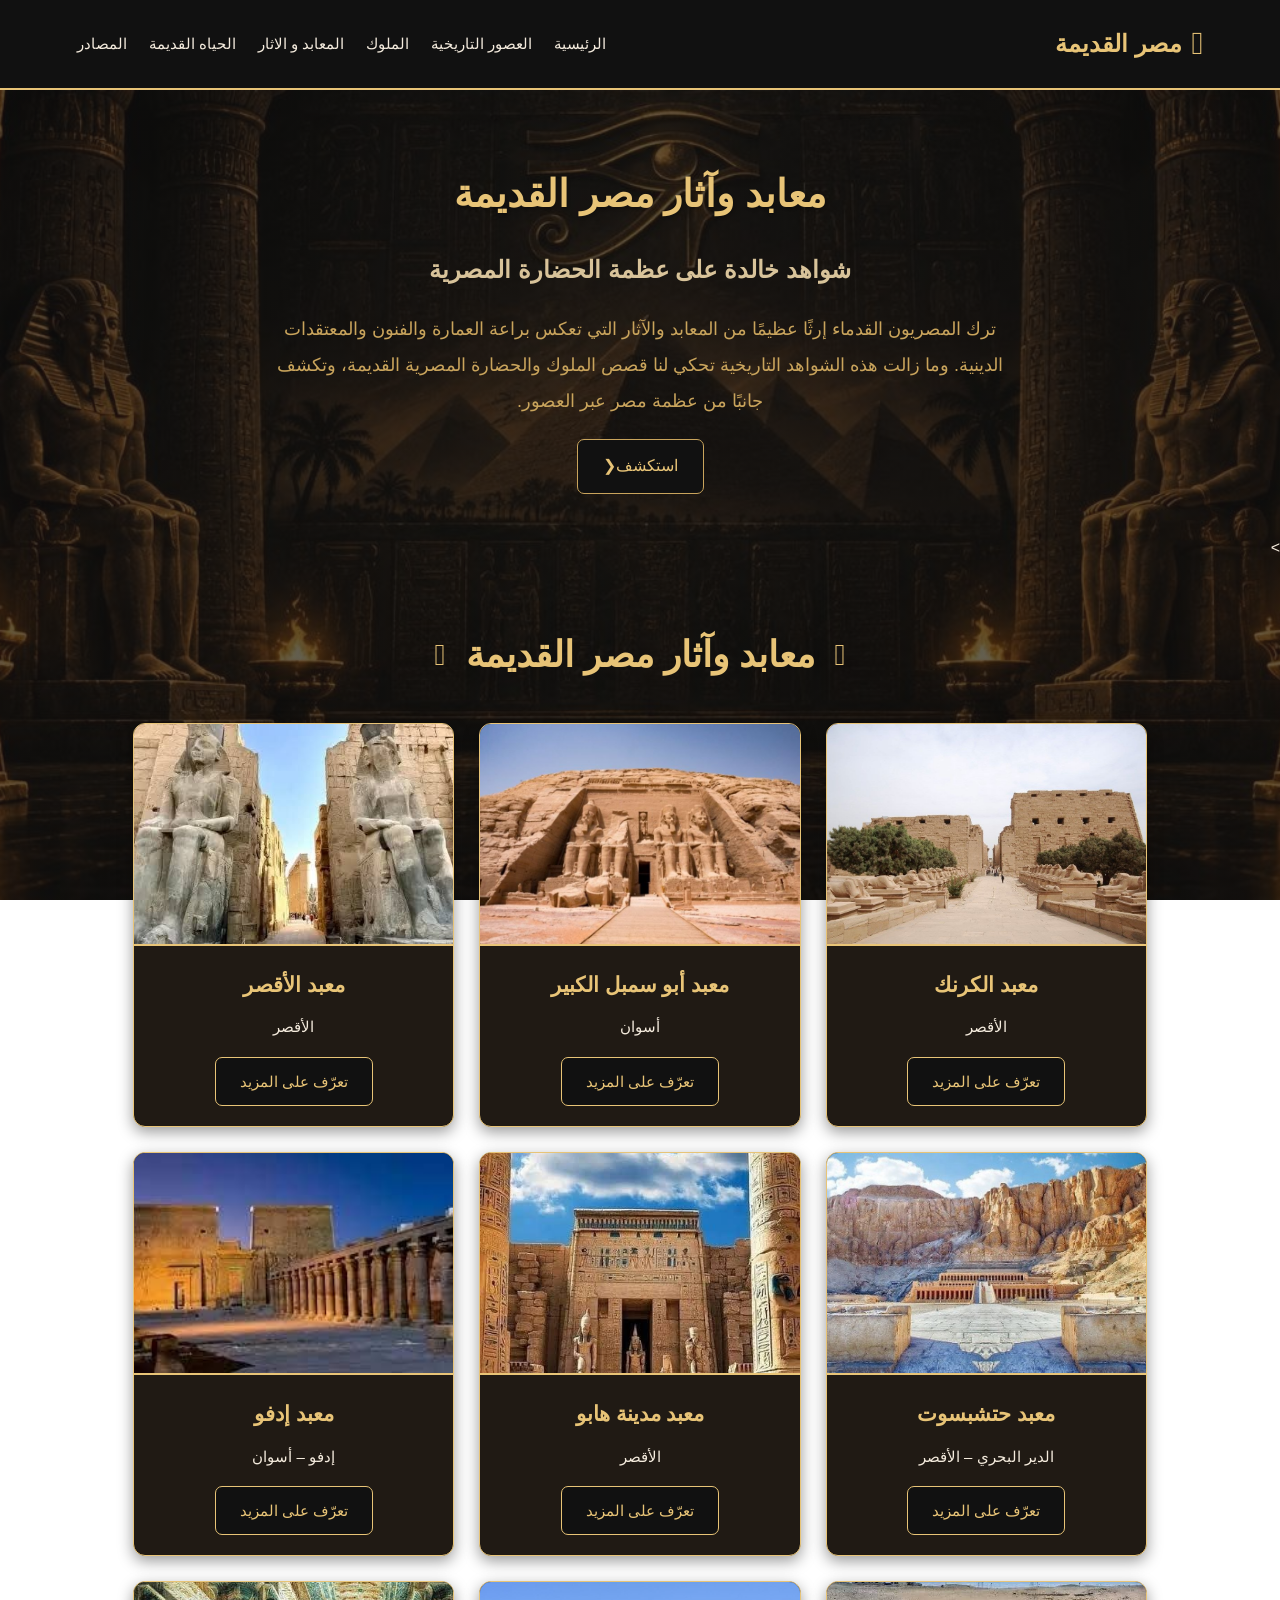
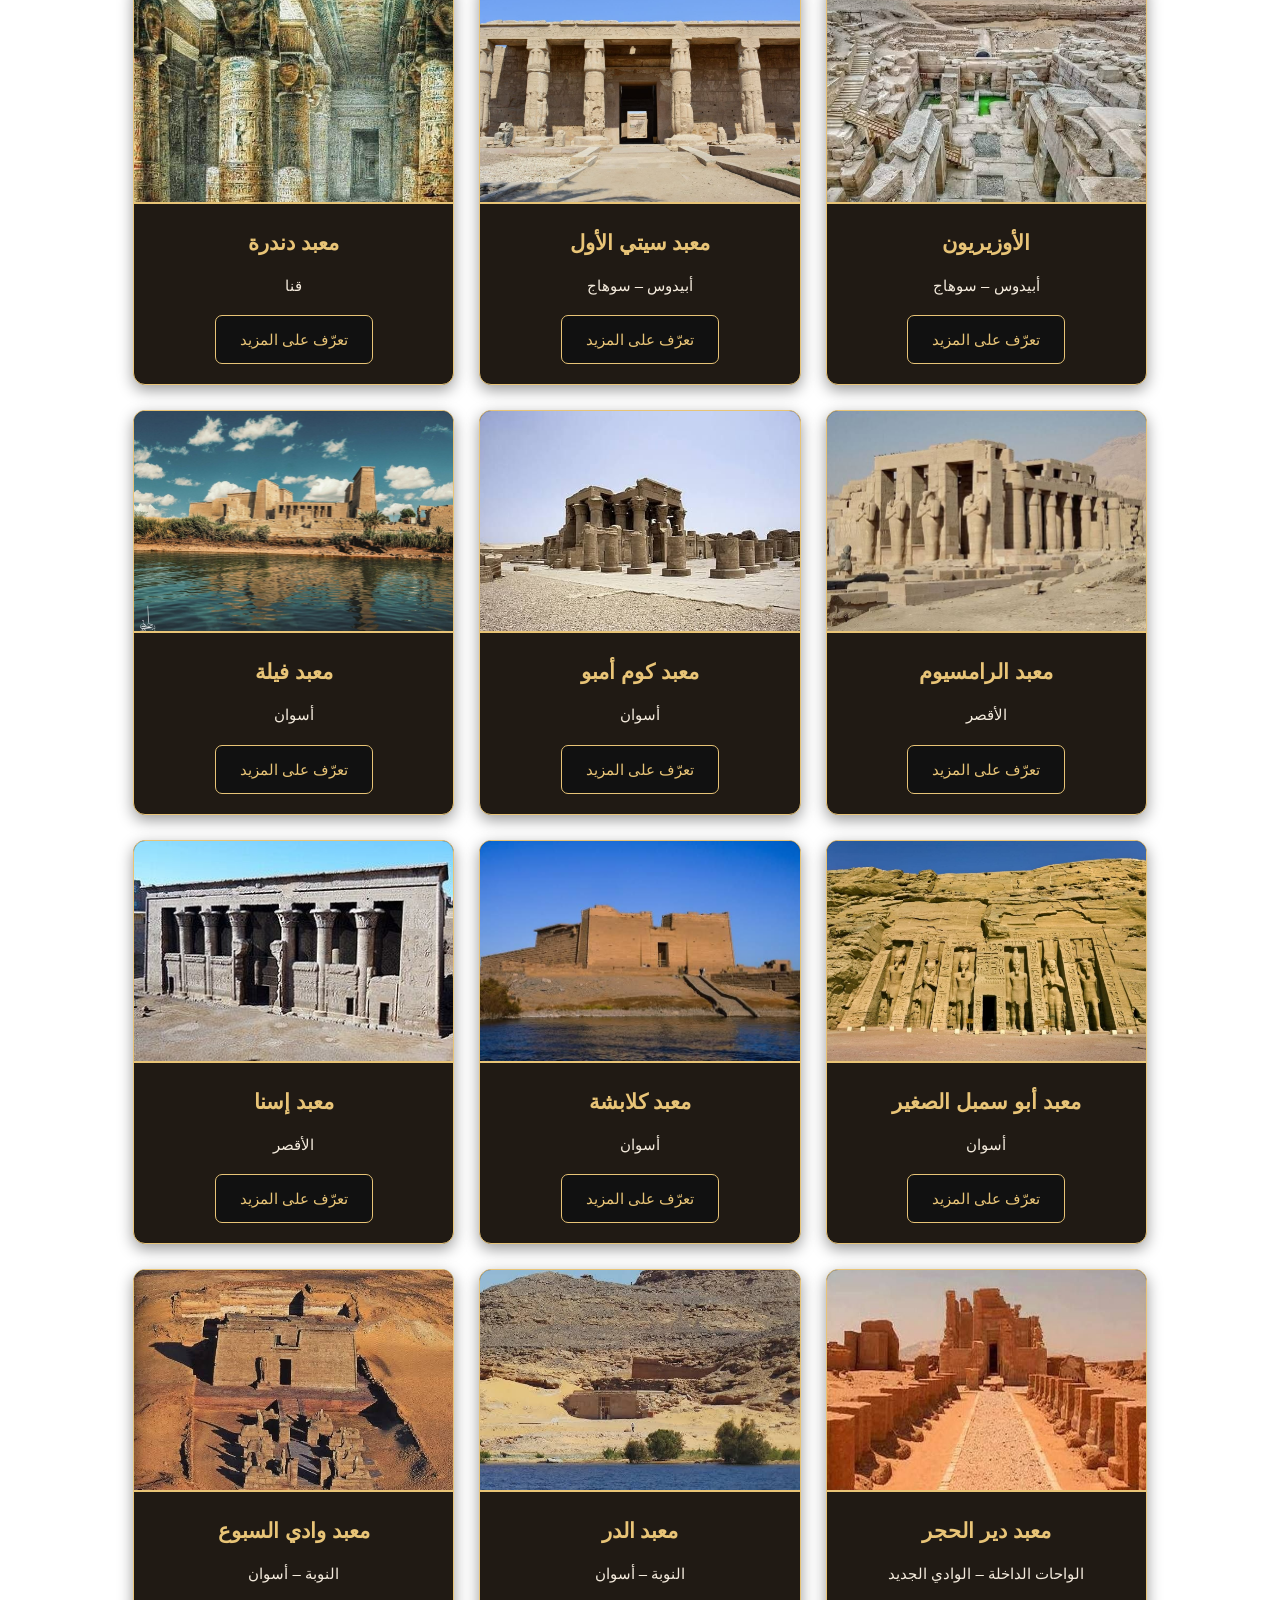
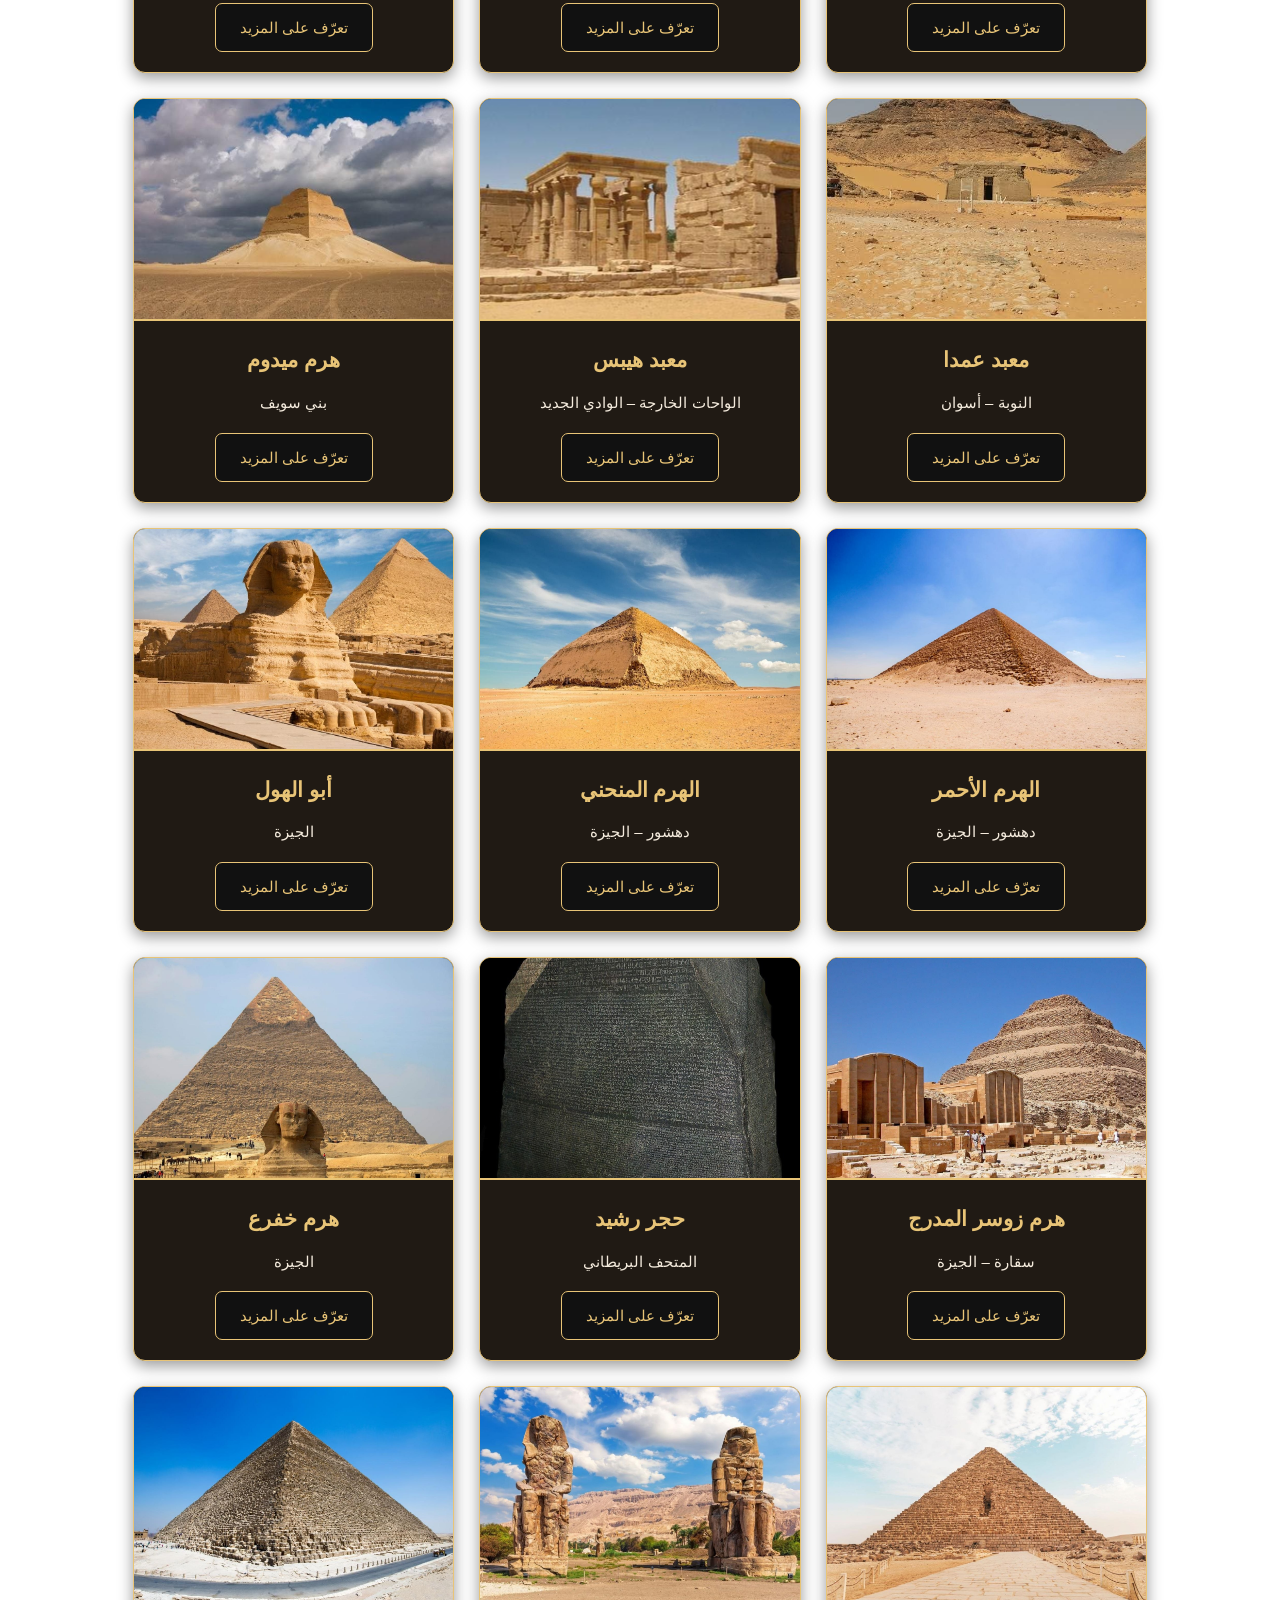
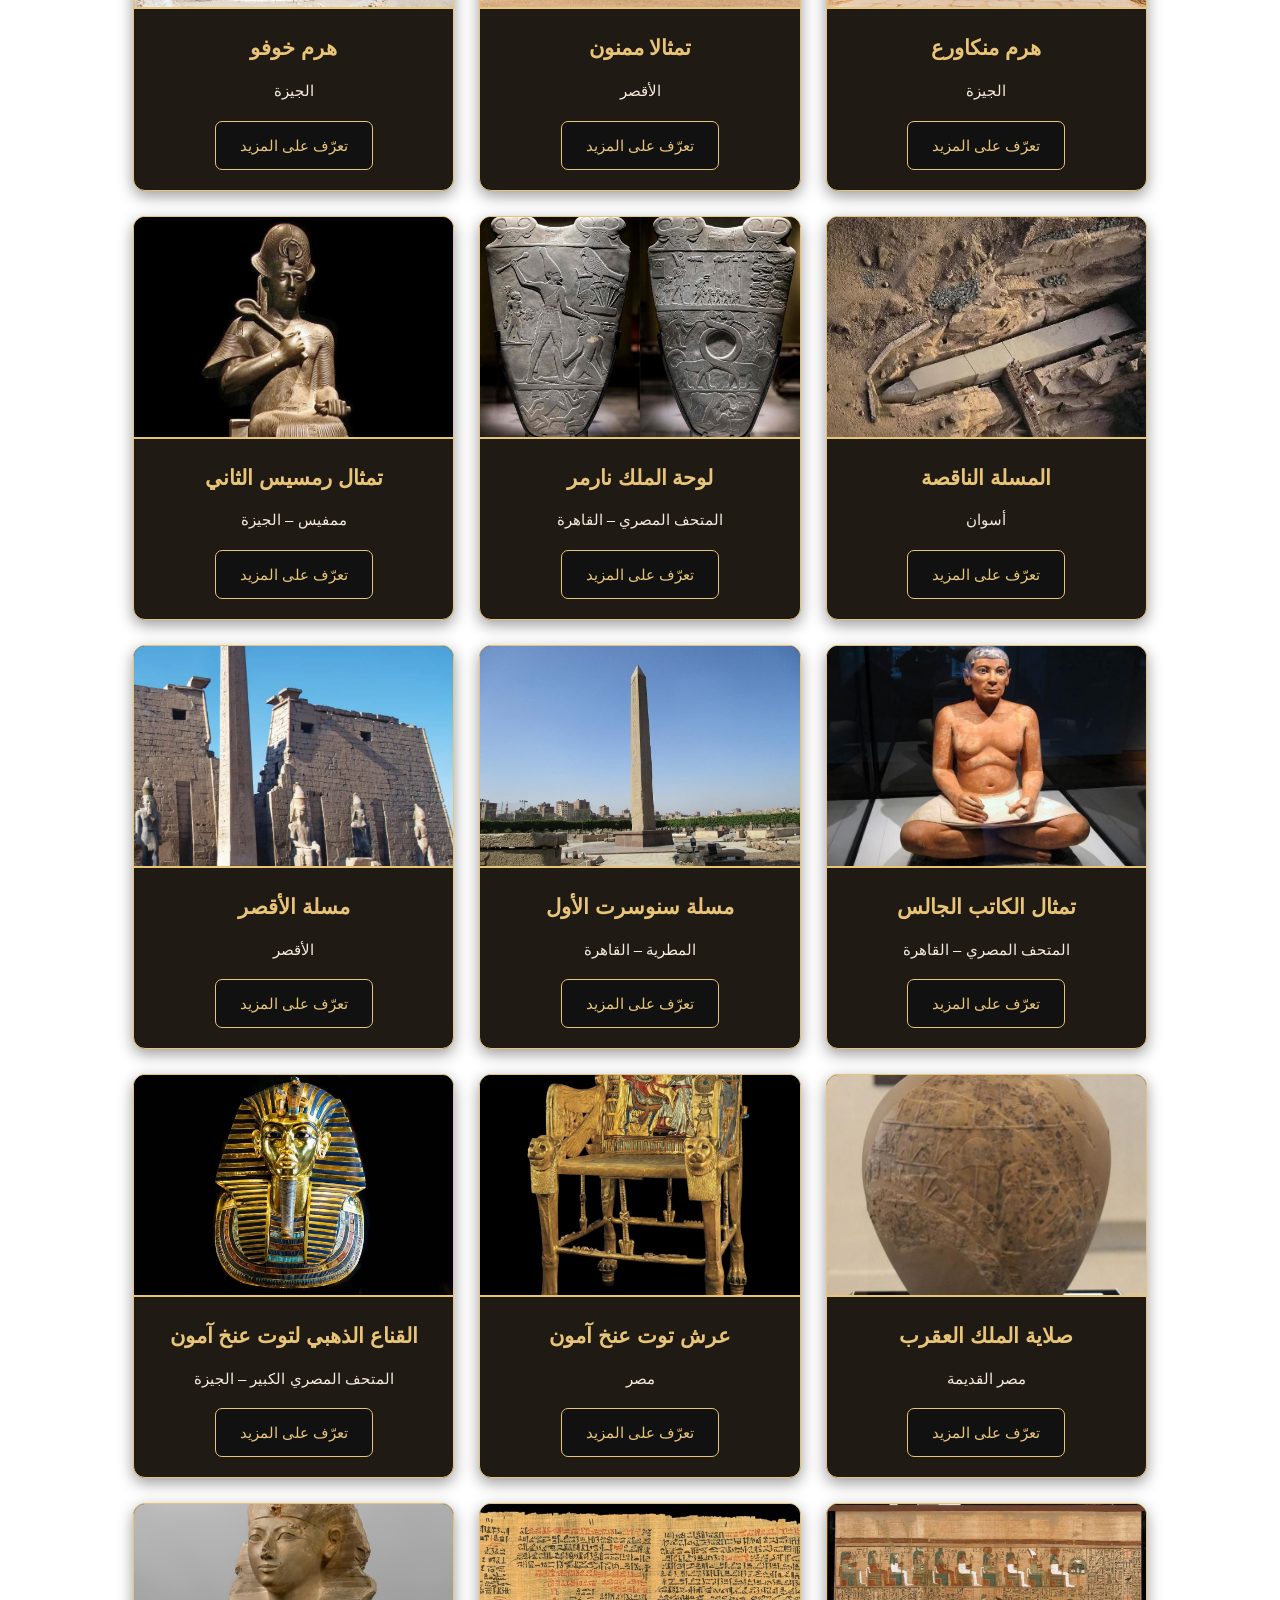
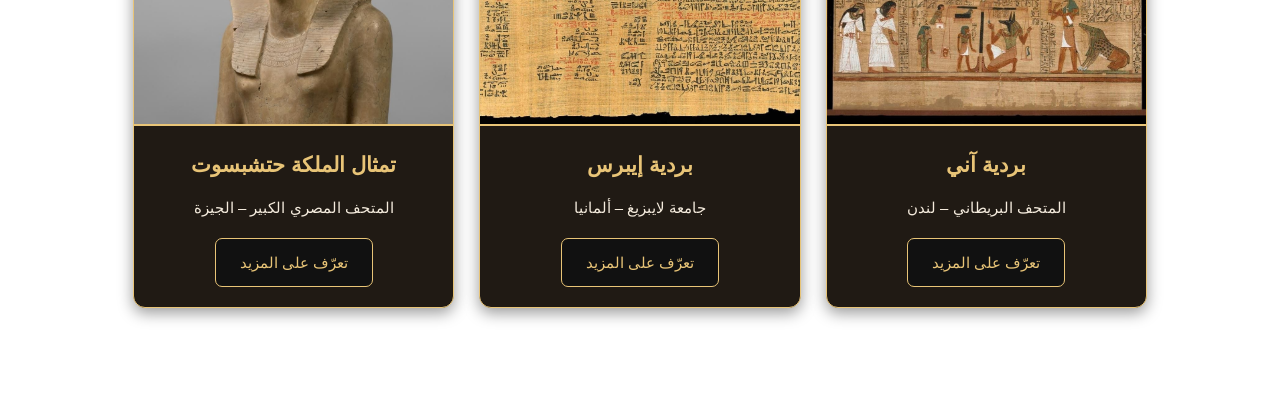
<file: monuments.html>
<!DOCTYPE html>
<html lang="ar" dir="rtl">
    <head>
        <meta charset="UTF-8">
        <meta name="viewport" content="width=device-width,initial-scale=1.0">
        <title>معابد واثار مصر القديمة</title>
        <link rel="stylesheet" href="css/style.css">
    </head>
    <body>
        <!-- رأس الموقع -->
        <header class="header">
            <a href="index.html" class="logo">
              <span class="eye">𓂀</span>
              <span>مصر القديمة</span>  
            </a>
            <nav class="navbar">
                <a href="index.html">الرئيسية</a>
                <a href="eras.html">العصور التاريخية</a>
                <a href="kings.html">الملوك</a>
                <a href="monuments.html">المعابد و الاثار</a>
                <a href="life.html">الحياه القديمة</a>
                <a href="sources.html">المصادر</a>
            </nav>
        </header>
        <!-- مقدمة صفحه المعابد-->
         <div class="kings-intro">
             <h1>معابد وآثار مصر القديمة</h1>

    <h2>شواهد خالدة على عظمة الحضارة المصرية</h2>

    <p>
        ترك المصريون القدماء إرثًا عظيمًا من المعابد والآثار التي
        تعكس براعة العمارة والفنون والمعتقدات الدينية. وما زالت هذه
        الشواهد التاريخية تحكي لنا قصص الملوك والحضارة المصرية
        القديمة، وتكشف جانبًا من عظمة مصر عبر العصور.
    </p>
     <a href="#sections" class="btn">استكشف❮</a>

</div>>
         </section>
         <!-- قسم بطاقات المعابد -->
<section class="sections" id="sections">

    <div class="section-title">
        <span>𓆣</span>
        <h2>معابد وآثار مصر القديمة</h2>
        <span>𓆣</span>
    </div>

    <div class="eras-container">

        <!-- معبد الكرنك -->
        <div class="era-card">
            <img src="imges/معبد الكرنك.jpg" alt="معبد الكرنك">
            <div class="era-info">
                <h3>معبد الكرنك</h3>
                <p>الأقصر</p>
                <a href="monuments-details.html#karnak" class="more-btn">
                    تعرّف على المزيد
                </a>
            </div>
        </div>

        <!-- معبد أبو سمبل الكبير -->
        <div class="era-card">
            <img src="imges/معبد ابو سمبل.jpg" alt="معبد أبو سمبل الكبير">
            <div class="era-info">
                <h3>معبد أبو سمبل الكبير</h3>
                <p>أسوان</p>
                <a href="monuments-details.html#abu-simbel-great" class="more-btn">
                    تعرّف على المزيد
                </a>
            </div>
        </div>

        <!-- معبد الأقصر -->
        <div class="era-card">
            <img src="imges/معبد الاقصر.jpg" alt="معبد الأقصر">
            <div class="era-info">
                <h3>معبد الأقصر</h3>
                <p>الأقصر</p>
                <a href="monuments-details.html#luxor-temple" class="more-btn">
                    تعرّف على المزيد
                </a>
            </div>
        </div>

        <!-- معبد حتشبسوت -->
        <div class="era-card">
            <img src="imges/حتشبسوت (2).jpg" alt="معبد حتشبسوت">
            <div class="era-info">
                <h3>معبد حتشبسوت</h3>
                <p>الدير البحري – الأقصر</p>
                <a href="monuments-details.html#hatshepsut-temple" class="more-btn">
                    تعرّف على المزيد
                </a>
            </div>
        </div>

        <!-- معبد مدينة هابو -->
        <div class="era-card">
            <img src="imges/معبد مدينه هابو.jpg" alt="معبد مدينة هابو">
            <div class="era-info">
                <h3>معبد مدينة هابو</h3>
                <p>الأقصر</p>
                <a href="monuments-details.html#medinet-habu" class="more-btn">
                    تعرّف على المزيد
                </a>
            </div>
        </div>

        <!-- معبد إدفو -->
        <div class="era-card">
            <img src="imges/معبد ادفو.jpg" alt="معبد إدفو">
            <div class="era-info">
                <h3>معبد إدفو</h3>
                <p>إدفو – أسوان</p>
                <a href="monuments-details.html#edfu-temple" class="more-btn">
                    تعرّف على المزيد
                </a>
            </div>
        </div>

        <!-- الأوزيريون -->
        <div class="era-card">
            <img src="imges/معبد الاوزريون.jpg" alt="الأوزيريون">
            <div class="era-info">
                <h3>الأوزيريون</h3>
                <p>أبيدوس – سوهاج</p>
                <a href="monuments-details.html#osireion" class="more-btn">
                    تعرّف على المزيد
                </a>
            </div>
        </div>

        <!-- معبد سيتي الأول -->
        <div class="era-card">
            <img src="imges/سيتي الاول (2).jpg" alt="معبد سيتي الأول">
            <div class="era-info">
                <h3>معبد سيتي الأول</h3>
                <p>أبيدوس – سوهاج</p>
                <a href="monuments-details.html#seti-first-temple" class="more-btn">
                    تعرّف على المزيد
                </a>
            </div>
        </div>

        <!-- معبد دندرة -->
        <div class="era-card">
            <img src="imges/دندره.jpg" alt="معبد دندرة">
            <div class="era-info">
                <h3>معبد دندرة</h3>
                <p>قنا</p>
                <a href="monuments-details.html#dendera-temple" class="more-btn">
                    تعرّف على المزيد
                </a>
            </div>
        </div>

        <!-- معبد الرامسيوم -->
        <div class="era-card">
            <img src="imges/معبد الرامسيوم.jpg" alt="معبد الرامسيوم">
            <div class="era-info">
                <h3>معبد الرامسيوم</h3>
                <p>الأقصر</p>
                <a href="monuments-details.html#ramesseum" class="more-btn">
                    تعرّف على المزيد
                </a>
            </div>
        </div>

        <!-- معبد كوم أمبو -->
        <div class="era-card">
            <img src="imges/معبد كوم امبو.jpg" alt="معبد كوم أمبو">
            <div class="era-info">
                <h3>معبد كوم أمبو</h3>
                <p>أسوان</p>
                <a href="monuments-details.html#kom-ombo" class="more-btn">
                    تعرّف على المزيد
                </a>
            </div>
        </div>

        <!-- معبد فيلة -->
        <div class="era-card">
            <img src="imges/معبد فيله.jpg" alt="معبد فيلة">
            <div class="era-info">
                <h3>معبد فيلة</h3>
                <p>أسوان</p>
                <a href="monuments-details.html#philae-temple" class="more-btn">
                    تعرّف على المزيد
                </a>
            </div>
        </div>

        <!-- معبد أبو سمبل الصغير -->
        <div class="era-card">
            <img src="imges/الصغير.jpg" alt="معبد أبو سمبل الصغير">
            <div class="era-info">
                <h3>معبد أبو سمبل الصغير</h3>
                <p>أسوان</p>
                <a href="monuments-details.html#abu-simbel-small" class="more-btn">
                    تعرّف على المزيد
                </a>
            </div>
        </div>

        <!-- معبد كلابشة -->
        <div class="era-card">
            <img src="imges/معبد كلابشه.jpg" alt="معبد كلابشة">
            <div class="era-info">
                <h3>معبد كلابشة</h3>
                <p>أسوان</p>
                <a href="monuments-details.html#kalabsha-temple" class="more-btn">
                    تعرّف على المزيد
                </a>
            </div>
        </div>

        <!-- معبد إسنا -->
        <div class="era-card">
            <img src="imges/معبد اسنا.jpg" alt="معبد إسنا">
            <div class="era-info">
                <h3>معبد إسنا</h3>
                <p>الأقصر</p>
                <a href="monuments-details.html#esna-temple" class="more-btn">
                    تعرّف على المزيد
                </a>
            </div>
        </div>

        <!-- معبد دير الحجر -->
        <div class="era-card">
            <img src="imges/معبد دير الحجر.jpg" alt="معبد دير الحجر">
            <div class="era-info">
                <h3>معبد دير الحجر</h3>
                <p>الواحات الداخلة – الوادي الجديد</p>
                <a href="monuments-details.html#deir-el-hagar" class="more-btn">
                    تعرّف على المزيد
                </a>
            </div>
        </div>

        <!-- معبد الدر -->
        <div class="era-card">
            <img src="imges/معبد الدر.jpg" alt="معبد الدر">
            <div class="era-info">
                <h3>معبد الدر</h3>
                <p>النوبة – أسوان</p>
                <a href="monuments-details.html#deir-temple" class="more-btn">
                    تعرّف على المزيد
                </a>
            </div>
        </div>

        <!-- معبد وادي السبوع -->
        <div class="era-card">
            <img src="imges/معبد وادي السبوع.jpg" alt="معبد وادي السبوع">
            <div class="era-info">
                <h3>معبد وادي السبوع</h3>
                <p>النوبة – أسوان</p>
                <a href="monuments-details.html#wadi-es-sebua" class="more-btn">
                    تعرّف على المزيد
                </a>
            </div>
        </div>

        <!-- معبد عمدا -->
        <div class="era-card">
            <img src="imges/معبد عمدا.jpg" alt="معبد عمدا">
            <div class="era-info">
                <h3>معبد عمدا</h3>
                <p>النوبة – أسوان</p>
                <a href="monuments-details.html#amada-temple" class="more-btn">
                    تعرّف على المزيد
                </a>
            </div>
        </div>

        <!-- معبد هيبس -->
        <div class="era-card">
            <img src="imges/معبد هيبس.jpg" alt="معبد هيبس">
            <div class="era-info">
                <h3>معبد هيبس</h3>
                <p>الواحات الخارجة – الوادي الجديد</p>
                <a href="monuments-details.html#hibis-temple" class="more-btn">
                    تعرّف على المزيد
                </a>
            </div>
        </div>
    <!-- هرم ميدوم -->
<div class="era-card">
    <img src="imges/هرم ميدوم.jpg" alt="هرم ميدوم">
    <div class="era-info">
        <h3>هرم ميدوم</h3>
        <p>بني سويف</p>
        <a href="monuments-details.html#meidum" class="more-btn">تعرّف على المزيد</a>
    </div>
</div>

<!-- الهرم الأحمر -->
<div class="era-card">
    <img src="imges/الهرم الأحمر.jpg" alt="الهرم الأحمر">
    <div class="era-info">
        <h3>الهرم الأحمر</h3>
        <p>دهشور – الجيزة</p>
        <a href="monuments-details.html#red-pyramid" class="more-btn">تعرّف على المزيد</a>
    </div>
</div>

<!-- الهرم المنحني -->
<div class="era-card">
    <img src="imges/الهرم المنحني.jpg" alt="الهرم المنحني">
    <div class="era-info">
        <h3>الهرم المنحني</h3>
        <p>دهشور – الجيزة</p>
        <a href="monuments-details.html#bent-pyramid" class="more-btn">تعرّف على المزيد</a>
    </div>
</div>

<!-- أبو الهول -->
<div class="era-card">
    <img src="imges/ابو الهول.jpg" alt="أبو الهول">
    <div class="era-info">
        <h3>أبو الهول</h3>
        <p>الجيزة</p>
        <a href="monuments-details.html#sphinx" class="more-btn">تعرّف على المزيد</a>
    </div>
</div>

<!-- هرم زوسر المدرج -->
<div class="era-card">
    <img src="imges/هرم زوسر.jpg" alt="هرم زوسر المدرج">
    <div class="era-info">
        <h3>هرم زوسر المدرج</h3>
        <p>سقارة – الجيزة</p>
        <a href="monuments-details.html#djoser-pyramid" class="more-btn">تعرّف على المزيد</a>
    </div>
</div>

<!-- حجر رشيد -->
<div class="era-card">
    <img src="imges/حجر رشيد.jpg" alt="حجر رشيد">
    <div class="era-info">
        <h3>حجر رشيد</h3>
        <p>المتحف البريطاني</p>
        <a href="monuments-details.html#rosetta-stone" class="more-btn">تعرّف على المزيد</a>
    </div>
</div>

<!-- هرم خفرع -->
<div class="era-card">
    <img src="imges/هرم خفرع.jpg" alt="هرم خفرع">
    <div class="era-info">
        <h3>هرم خفرع</h3>
        <p>الجيزة</p>
        <a href="monuments-details.html#khafre-pyramid" class="more-btn">تعرّف على المزيد</a>
    </div>
</div>

<!-- هرم منكاورع -->
<div class="era-card">
    <img src="imges/هرم منكاورع.jpg" alt="هرم منكاورع">
    <div class="era-info">
        <h3>هرم منكاورع</h3>
        <p>الجيزة</p>
        <a href="monuments-details.html#menkaure-pyramid" class="more-btn">تعرّف على المزيد</a>
    </div>
</div>

<!-- تمثالا ممنون -->
<div class="era-card">
    <img src="imges/تمثالا ممنون..jpg" alt="تمثالا ممنون">
    <div class="era-info">
        <h3>تمثالا ممنون</h3>
        <p>الأقصر</p>
        <a href="monuments-details.html#colossi-memnon" class="more-btn">تعرّف على المزيد</a>
    </div>
</div>

<!-- هرم خوفو -->
<div class="era-card">
    <img src="imges/الهرم الأكبر.jpg" alt="هرم خوفو">
    <div class="era-info">
        <h3>هرم خوفو</h3>
        <p>الجيزة</p>
        <a href="monuments-details.html#khufu-pyramid" class="more-btn">تعرّف على المزيد</a>
    </div>
</div>

<!-- المسلة الناقصة -->
<div class="era-card">
    <img src="imges/المسلة الناقصة.jpg" alt="المسلة الناقصة">
    <div class="era-info">
        <h3>المسلة الناقصة</h3>
        <p>أسوان</p>
        <a href="monuments-details.html#unfinished-obelisk" class="more-btn">تعرّف على المزيد</a>
    </div>
</div>
<!-- لوحة الملك نارمر -->
<div class="era-card">
    <img src="imges/لوحة الملك نارمر.jpg" alt="لوحة الملك نارمر">
    <div class="era-info">
        <h3>لوحة الملك نارمر</h3>
        <p>المتحف المصري – القاهرة</p>
        <a href="monuments-details.html#narmer-palette" class="more-btn">تعرّف على المزيد</a>
    </div>
</div>

<!-- تمثال رمسيس الثاني -->
<div class="era-card">
    <img src="imges/photo_2026-11-09_17-58-09.jpg" alt="تمثال رمسيس الثاني">
    <div class="era-info">
        <h3>تمثال رمسيس الثاني</h3>
        <p>ممفيس – الجيزة</p>
        <a href="monuments-details.html#ramesses-statue" class="more-btn">تعرّف على المزيد</a>
    </div>
</div>

<!-- تمثال الكاتب الجالس -->
<div class="era-card">
    <img src="imges/تمثال الكاتب الجالس.jpg" alt="تمثال الكاتب الجالس">
    <div class="era-info">
        <h3>تمثال الكاتب الجالس</h3>
        <p>المتحف المصري – القاهرة</p>
        <a href="monuments-details.html#seated-scribe" class="more-btn">تعرّف على المزيد</a>
    </div>
</div>

<!-- مسلة سنوسرت الأول -->
<div class="era-card">
    <img src="imges/مسلة سنوسرت الاول.jpg" alt="مسلة سنوسرت الأول">
    <div class="era-info">
        <h3>مسلة سنوسرت الأول</h3>
        <p>المطرية – القاهرة</p>
        <a href="monuments-details.html#senusret-obelisk" class="more-btn">تعرّف على المزيد</a>
    </div>
</div>

<!-- مسلة الأقصر -->
<div class="era-card">
    <img src="imges/مسلة الاقصر.jpg" alt="مسلة الأقصر">
    <div class="era-info">
        <h3>مسلة الأقصر</h3>
        <p>الأقصر</p>
        <a href="monuments-details.html#luxor-obelisk" class="more-btn">تعرّف على المزيد</a>
    </div>
</div>

<!-- صلاية الملك العقرب -->
<div class="era-card">
    <img src="imges/صلاية الملك العقرب.jpg" alt="صلاية الملك العقرب">
    <div class="era-info">
        <h3>صلاية الملك العقرب</h3>
        <p>مصر القديمة</p>
        <a href="monuments-details.html#scorpion-palette" class="more-btn">تعرّف على المزيد</a>
    </div>
</div>

<!-- عرش توت عنخ آمون -->
<div class="era-card">
    <img src="imges/عرش توت عنخ آمون.jpg" alt="عرش توت عنخ آمون">
    <div class="era-info">
        <h3>عرش توت عنخ آمون</h3>
        <p>مصر</p>
        <a href="monuments-details.html#tutankhamun-throne" class="more-btn">تعرّف على المزيد</a>
    </div>
</div>

<!-- القناع الذهبي لتوت عنخ آمون -->
<div class="era-card">
    <img src="imges/القناع الذهبي لتوت عنخ آمون.jpg" alt="القناع الذهبي لتوت عنخ آمون">
    <div class="era-info">
        <h3>القناع الذهبي لتوت عنخ آمون</h3>
        <p>المتحف المصري الكبير – الجيزة</p>
        <a href="monuments-details.html#tutankhamun-mask" class="more-btn">تعرّف على المزيد</a>
    </div>
</div>

<!-- بردية آني -->
<div class="era-card">
    <img src="imges/بردية آني.jpg" alt="بردية آني">
    <div class="era-info">
        <h3>بردية آني</h3>
        <p>المتحف البريطاني – لندن</p>
        <a href="monuments-details.html#ani-papyrus" class="more-btn">تعرّف على المزيد</a>
    </div>
</div>

<!-- بردية إيبرس -->
<div class="era-card">
    <img src="imges/بردية إيبرس.jpg" alt="بردية إيبرس">
    <div class="era-info">
        <h3>بردية إيبرس</h3>
        <p>جامعة لايبزيغ – ألمانيا</p>
        <a href="monuments-details.html#ebers-papyrus" class="more-btn">تعرّف على المزيد</a>
    </div>
</div>
<!-- تمثال الملكة حتشبسوت -->
<div class="era-card">
    <img src="imges/تمثال حتشبسوت (2).jpg" alt="تمثال الملكة حتشبسوت">
    <div class="era-info">
        <h3>تمثال الملكة حتشبسوت</h3>
        <p>المتحف المصري الكبير – الجيزة</p>
        <a href="monuments-details.html#hatshepsut-statue" class="more-btn">
            تعرّف على المزيد
        </a>
    </div>
</div>

</section>
</file>
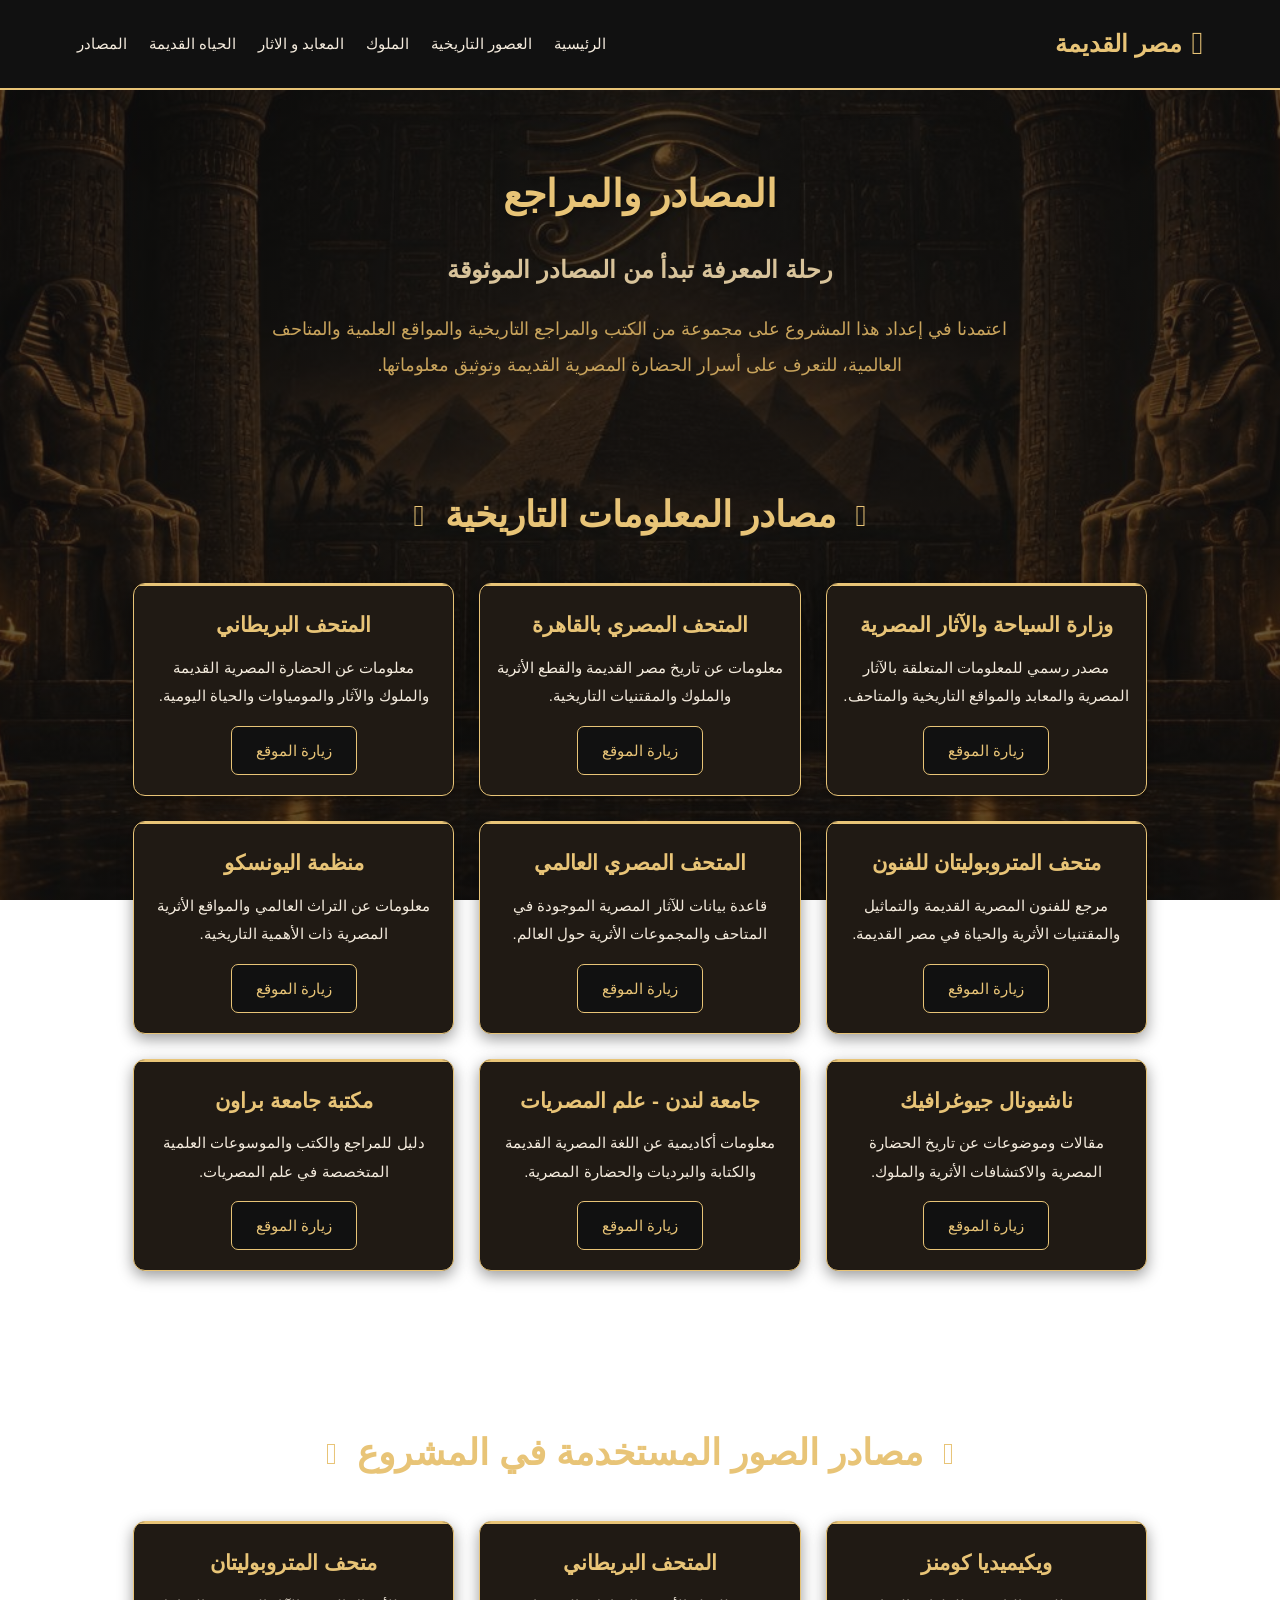
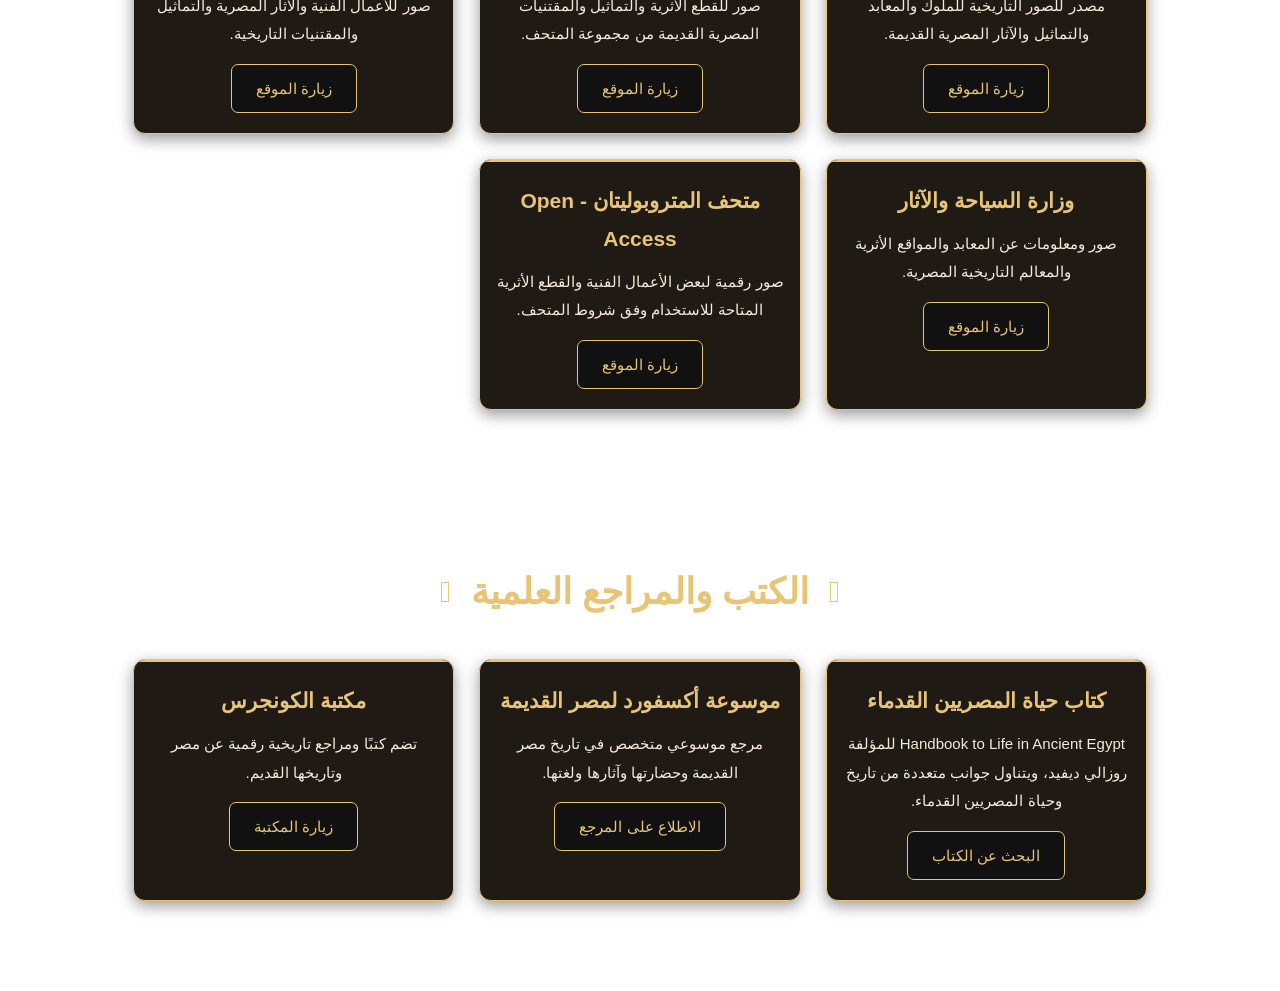
<file: sources.html>
<!DOCTYPE html>
<html lang="ar" dir="rtl">
    <head>
         <meta charset="UTF-8">
         <meta name="viewport" content="width=device-width,initial-scale=1.0">
         <title>المصادر</title>
         <link rel="stylesheet" href="css/style.css">
    </head>
    <body>
        <!-- رأس الموقع -->
        <header class="header">
            <a href="index.html" class="logo">
              <span class="eye">𓂀</span>
              <span>مصر القديمة</span>  
            </a>
            <nav class="navbar">
                <a href="index.html">الرئيسية</a>
                <a href="eras.html">العصور التاريخية</a>
                <a href="kings.html">الملوك</a>
                <a href="monuments.html">المعابد و الاثار</a>
                <a href="life.html">الحياه القديمة</a>
                <a href="sources.html">المصادر</a>
            </nav>
        </header>
        <!-- مقدمة صفحة المصادر -->
<section class="kings-intro">

    <h1>المصادر والمراجع</h1>

    <h2>رحلة المعرفة تبدأ من المصادر الموثوقة</h2>

    <p>
        اعتمدنا في إعداد هذا المشروع على مجموعة من الكتب
        والمراجع التاريخية والمواقع العلمية والمتاحف العالمية،
        للتعرف على أسرار الحضارة المصرية القديمة وتوثيق معلوماتها.
    </p>

</section>

<!-- قسم المصادر التاريخية -->
<section class="sections" id="sources">

    <div class="section-title">
        <span>𓆣</span>
        <h2>مصادر المعلومات التاريخية</h2>
        <span>𓆣</span>
    </div>

    <div class="eras-container">

        <!-- المصدر الأول -->
        <div class="era-card">
            <div class="era-info">
                <h3>وزارة السياحة والآثار المصرية</h3>
                <p>
                    مصدر رسمي للمعلومات المتعلقة بالآثار المصرية
                    والمعابد والمواقع التاريخية والمتاحف.
                </p>
                <a href="https://egymonuments.gov.eg/"
                   target="_blank" class="more-btn">زيارة الموقع</a>
            </div>
        </div>

        <!-- المصدر الثاني -->
        <div class="era-card">
            <div class="era-info">
                <h3>المتحف المصري بالقاهرة</h3>
                <p>
                    معلومات عن تاريخ مصر القديمة والقطع الأثرية
                    والملوك والمقتنيات التاريخية.
                </p>
                <a href="https://egyptianmuseumcairo.eg/"
                   target="_blank" class="more-btn">زيارة الموقع</a>
            </div>
        </div>

        <!-- المصدر الثالث -->
        <div class="era-card">
            <div class="era-info">
                <h3>المتحف البريطاني</h3>
                <p>
                    معلومات عن الحضارة المصرية القديمة والملوك
                    والآثار والمومياوات والحياة اليومية.
                </p>
                <a href="https://www.britishmuseum.org/collection"
                   target="_blank" class="more-btn">زيارة الموقع</a>
            </div>
        </div>

        <!-- المصدر الرابع -->
        <div class="era-card">
            <div class="era-info">
                <h3>متحف المتروبوليتان للفنون</h3>
                <p>
                    مرجع للفنون المصرية القديمة والتماثيل
                    والمقتنيات الأثرية والحياة في مصر القديمة.
                </p>
                <a href="https://www.metmuseum.org/art/collection"
                   target="_blank" class="more-btn">زيارة الموقع</a>
            </div>
        </div>

        <!-- المصدر الخامس -->
        <div class="era-card">
            <div class="era-info">
                <h3>المتحف المصري العالمي</h3>
                <p>
                    قاعدة بيانات للآثار المصرية الموجودة
                    في المتاحف والمجموعات الأثرية حول العالم.
                </p>
                <a href="https://www.globalegyptianmuseum.org/"
                   target="_blank" class="more-btn">زيارة الموقع</a>
            </div>
        </div>

        <!-- المصدر السادس -->
        <div class="era-card">
            <div class="era-info">
                <h3>منظمة اليونسكو</h3>
                <p>
                    معلومات عن التراث العالمي والمواقع الأثرية
                    المصرية ذات الأهمية التاريخية.
                </p>
                <a href="https://www.unesco.org/"
                   target="_blank" class="more-btn">زيارة الموقع</a>
            </div>
        </div>

        <!-- المصدر السابع -->
        <div class="era-card">
            <div class="era-info">
                <h3>ناشيونال جيوغرافيك</h3>
                <p>
                    مقالات وموضوعات عن تاريخ الحضارة المصرية
                    والاكتشافات الأثرية والملوك.
                </p>
                <a href="https://www.nationalgeographic.com/"
                   target="_blank" class="more-btn">زيارة الموقع</a>
            </div>
        </div>

        <!-- المصدر الثامن -->
        <div class="era-card">
            <div class="era-info">
                <h3>جامعة لندن - علم المصريات</h3>
                <p>
                    معلومات أكاديمية عن اللغة المصرية القديمة
                    والكتابة والبرديات والحضارة المصرية.
                </p>
                <a href="https://www.ucl.ac.uk/"
                   target="_blank" class="more-btn">زيارة الموقع</a>
            </div>
        </div>

        <!-- المصدر التاسع -->
        <div class="era-card">
            <div class="era-info">
                <h3>مكتبة جامعة براون</h3>
                <p>
                    دليل للمراجع والكتب والموسوعات العلمية
                    المتخصصة في علم المصريات.
                </p>
                <a href="https://libguides.brown.edu/egyptology/reference-sources"
                   target="_blank" class="more-btn">زيارة الموقع</a>
            </div>
        </div>

    </div>

</section>

<!-- قسم مصادر الصور -->
<section class="sections" id="image-sources">

    <div class="section-title">
        <span>𓆣</span>
        <h2>مصادر الصور المستخدمة في المشروع</h2>
        <span>𓆣</span>
    </div>

    <div class="eras-container">

        <!-- مصدر الصور الأول -->
        <div class="era-card">
            <div class="era-info">
                <h3>ويكيميديا كومنز</h3>
                <p>
                    مصدر للصور التاريخية للملوك والمعابد
                    والتماثيل والآثار المصرية القديمة.
                </p>
                <a href="https://commons.wikimedia.org/"
                   target="_blank" class="more-btn">زيارة الموقع</a>
            </div>
        </div>

        <!-- مصدر الصور الثاني -->
        <div class="era-card">
            <div class="era-info">
                <h3>المتحف البريطاني</h3>
                <p>
                    صور للقطع الأثرية والتماثيل والمقتنيات
                    المصرية القديمة من مجموعة المتحف.
                </p>
                <a href="https://www.britishmuseum.org/collection"
                   target="_blank" class="more-btn">زيارة الموقع</a>
            </div>
        </div>

        <!-- مصدر الصور الثالث -->
        <div class="era-card">
            <div class="era-info">
                <h3>متحف المتروبوليتان</h3>
                <p>
                    صور للأعمال الفنية والآثار المصرية
                    والتماثيل والمقتنيات التاريخية.
                </p>
                <a href="https://www.metmuseum.org/art/collection"
                   target="_blank" class="more-btn">زيارة الموقع</a>
            </div>
        </div>

        <!-- مصدر الصور الرابع -->
        <div class="era-card">
            <div class="era-info">
                <h3>وزارة السياحة والآثار</h3>
                <p>
                    صور ومعلومات عن المعابد والمواقع
                    الأثرية والمعالم التاريخية المصرية.
                </p>
                <a href="https://egymonuments.gov.eg/"
                   target="_blank" class="more-btn">زيارة الموقع</a>
            </div>
        </div>

        <!-- مصدر الصور الخامس -->
        <div class="era-card">
            <div class="era-info">
                <h3>متحف المتروبوليتان - Open Access</h3>
                <p>
                    صور رقمية لبعض الأعمال الفنية والقطع
                    الأثرية المتاحة للاستخدام وفق شروط المتحف.
                </p>
                <a href="https://www.metmuseum.org/about-the-met/policies-and-documents/open-access"
                   target="_blank" class="more-btn">زيارة الموقع</a>
            </div>
        </div>

    </div>

</section>

<!-- قسم الكتب والمراجع -->
<section class="sections" id="books">

    <div class="section-title">
        <span>𓆣</span>
        <h2>الكتب والمراجع العلمية</h2>
        <span>𓆣</span>
    </div>

    <div class="eras-container">

        <div class="era-card">
            <div class="era-info">
                <h3>كتاب حياة المصريين القدماء</h3>
                <p>
                    Handbook to Life in Ancient Egypt
                    للمؤلفة روزالي ديفيد، ويتناول جوانب
                    متعددة من تاريخ وحياة المصريين القدماء.
                </p>
                <a href="https://search.worldcat.org/"
                   target="_blank" class="more-btn">البحث عن الكتاب</a>
            </div>
        </div>

        <div class="era-card">
            <div class="era-info">
                <h3>موسوعة أكسفورد لمصر القديمة</h3>
                <p>
                    مرجع موسوعي متخصص في تاريخ مصر القديمة
                    وحضارتها وآثارها ولغتها.
                </p>
                <a href="https://libguides.brown.edu/egyptology/reference-sources"
                   target="_blank" class="more-btn">الاطلاع على المرجع</a>
            </div>
        </div>

        <div class="era-card">
            <div class="era-info">
                <h3>مكتبة الكونجرس</h3>
                <p>
                    تضم كتبًا ومراجع تاريخية رقمية
                    عن مصر وتاريخها القديم.
                </p>
                <a href="https://www.loc.gov/"
                   target="_blank" class="more-btn">زيارة المكتبة</a>
            </div>
        </div>

    </div>

</section>
</file>
<file: css/style.css>
/* الالوان والاعدادات العامه*/
:root{
    --black:#111111;
    --gold:#e8c477;
    --ivory:#f4ebdd;
    --red:#6b211d;
    --gold2:#D8C39A;
    --gold3:#C9A45C;
}
*{
    margin: 0;
    padding: 0;
    box-sizing: border-box;
}
html{
    scroll-behavior: smooth;
    scroll-padding-top: 100px;
}
body{
    direction: rtl;
    font-family: tahoma,arial,sans-serif;

    background:
        linear-gradient(
            rgba(17, 17, 17, 0.65),
            rgba(17, 17, 17, 0.65)
        ),
        url("../imges/background.jpg");

    background-size: cover;
    background-position: center;
    background-attachment: fixed;

    color: var(--ivory);
    line-height: 1.8;
}
a{
    color: inherit;
    text-decoration: none;
}
img{
    max-width: 100%;
}
/* راس الموقع وشريط التنقل */
.header {
    width: 100%;
    min-height: 85px;
    padding: 15px 6%;
    background-color: var(--black);
    display: flex;
    justify-content: space-between;
    align-items: center;
    gap: 20px;
    flex-wrap: wrap;
    border-bottom: 2px solid var(--gold);
    position: sticky;
    top: 0;
    z-index: 1000;
}

.logo {
    display: flex;
    align-items: center;
    gap: 10px;
    color: var(--gold);
    font-size: 24px;
    font-weight: bold;
}

.eye {
    font-size: 32px;
}

.navbar {
    display: flex;
    align-items: center;
    gap: 22px;
    flex-wrap: wrap;
}

.navbar a {
    color: var(--ivory);
    font-size: 15px;
    transition: color 0.3s;
}

.navbar a:hover,
.navbar a.active {
    color: var(--gold);
}
/* القسم  الرئيسي hero */
.hero {
    min-height: 80vh;
    padding: 80px 20px;
    display: flex;
    justify-content: center;
    align-items: center;
    text-align: center;
    position: relative;
    isolation: isolate;
    overflow: hidden;

    background:
        linear-gradient(
            90deg,
            rgba(17, 17, 17, 0.78),
            rgba(17, 17, 17, 0.58)
        ),
        url("../imges/hero.png");

    background-size: cover;
    background-position: center;
    background-repeat: no-repeat;

    color: var(--ivory);
    border-bottom: 4px solid var(--gold);
}

.hero-content {
    max-width: 800px;
}

.symbol {
    color: var(--gold);
    font-size: 65px;
    margin-bottom: 10px;
}

.hero h1 {
    color: var(--gold);
    font-size: clamp(36px, 5vw, 64px);
    line-height: 1.4;
    margin-bottom: 15px;
}

.hero p {
    font-size: clamp(17px, 2vw, 23px);
    margin-bottom: 30px;
}
/* زر ابدأ الرحلة */

.btn {
   display: inline-block;
    background-color: #111111;
    color: #E8C477;
    padding: 12px 25px;
    text-decoration: none;
    border: 1px solid #C9A45C;
    border-radius: 7px;
    font-size: 16px;
    transition: 0.3s;
    margin-top: 20px;
}

.btn span {
    margin-right: 8px;
}

.btn:hover {
    background-color: var(--gold3);
    border-color: var(--gold3);
    color: var(--black);
    transform: translateY(-3px);
}
/* عنواين اقسام الموقع */
.sections {
    padding: 60px 6%;
    background-color: transparent;
}

.section-title {
    display: flex;
    justify-content: center;
    align-items: center;
    gap: 20px;
    margin-bottom: 35px;
    text-align: center;
}

.section-title h2 {
    color: var(--gold);
    font-size: clamp(25px, 3vw, 36px);
}

.section-title span {
    color: var(--gold);
    font-size: 30px;
}
/* ترتيب كروت الاقسام */
.cards {
    display: grid;
    grid-template-columns: repeat(3, minmax(0, 1fr));
    gap: 25px;
}
/* شكل الكارت */

.card {
    display: block;
    overflow: hidden;
    background-color: var(--black);
    color: var(--ivory);
    border: 1px solid var(--gold);
    border-radius: 10px;
    box-shadow: 0 5px 15px rgba(17, 17, 17, 0.12);
    transition: transform 0.3s, box-shadow 0.3s;
}

.card:hover {
    transform: translateY(-7px);
    box-shadow: 0 12px 25px rgba(17, 17, 17, 0.25);
}


/* صور الكروت */

.card img {
    display: block;
    width: 100%;
    height: 230px;
    object-fit: cover;
    transition: transform 0.4s;
}

.card:hover img {
    transform: scale(1.04);
}


/* معلومات الكارت */

.card-info {
    padding: 18px 15px;
    text-align: center;
    border-top: 2px solid var(--gold);
}

.card-icon {
    display: block;
    color: var(--gold);
    font-size: 30px;
    margin-bottom: 5px;
}

.card-info h3 {
    color: var(--ivory);
    font-size: 20px;
    transition: color 0.3s;
}

.card:hover .card-info h3 {
    color: var(--gold);
}
*/ تذييل الموقع Footer */

.footer {
    background-color: var(--black);
    color: var(--ivory);
    padding: 30px 20px;
    display: flex;
    justify-content: center;
    align-items: center;
    gap: 22px;
    flex-wrap: wrap;
    border-top: 3px solid var(--gold);
    text-align: center;
}

.footer-symbol {
    color: var(--gold);
    font-size: 30px;
}

.footer p {
    font-size: 15px;
}

.footer-line {
    width: 45px;
    height: 2px;
    background-color: var(--red);
}


/* 
    الشاشات المتوسطة
 */

@media (max-width: 1000px) {
    .header {
        justify-content: center;
    }

    .navbar {
        justify-content: center;
        gap: 15px;
    }

    .cards {
        grid-template-columns: repeat(2, minmax(0, 1fr));
    }

    .hero {
        min-height: 65vh;
    }
}


/* 
    الموبايل
 */

@media (max-width: 600px) {
    .header {
        padding: 15px;
    }

    .logo {
        font-size: 21px;
    }

    .navbar {
        gap: 10px 15px;
    }

    .navbar a {
        font-size: 13px;
    }

    .hero {
        min-height: 60vh;
        padding: 55px 15px;
    }

    .symbol {
        font-size: 48px;
    }

    .sections {
        padding: 40px 18px;
    }

    .section-title {
        gap: 10px;
    }

    .cards {
        grid-template-columns: 1fr;
        gap: 20px;
    }

    .card img {
        height: 220px;
    }

    .footer {
        gap: 12px;
    }

    .footer-line {
        width: 25px;
    }
}
/* تنسيق صفحة تفاصيل الملك */
.king-detail {
    text-align: center;
    padding: 50px 8%;
    color: #382113;
}

.king-detail h1 {
    color: var(--gold);
    font-size: 36px;
    margin-bottom: 20px;
}

.king-detail img {
    width: auto;
    max-width: 100%;
    max-height: 450px;
    height: auto;
    object-fit: contain;
    border: 4px solid #D0A169;
    border-radius: 12px;
    margin: 20px 0;
    display: block;
    margin-left: auto;
    margin-right: auto;
}

.king-detail h2 {
    color: var(--gold2);
    margin: 20px 0;
}

.king-biography {
    max-width: 900px;
    margin: 30px auto;
    padding: 30px;
    background-color: #30251D;
    color: #F4EBDD;

    border: 1px solid #A98750;
    border-radius: 12px;

    text-align: right;
    line-height: 2;
}

.king-biography h2 {
    color: #E8C477;
    margin-top: 20px;
}

.king-biography h3 {
    color: #D8B77A;
    margin-top: 15px;
}
/* مقدمة صفحة الملوك */
.kings-intro {
    width: 100%;
    box-sizing: border-box;
    text-align: center;
    padding: 70px 20px 40px;
    margin: 0 auto;
    color: #5C4033;
}

.kings-intro h1 {
    color: var(--gold);
    font-size: 38px;
    margin: 0 0 20px;
    text-align: center;
    text-shadow: 1px 2px 3px rgba(0, 0, 0, 0.2);
}

.kings-intro h2 {
    color: var(--gold2);
    font-size: 24px;
    margin: 0 0 20px;
    text-align: center;
}

.kings-intro p {
    max-width: 750px;
    margin: 0 auto;
    line-height: 2;
    font-size: 18px;
    text-align: center;
    color: var(--gold3);
}
/* شكل كروت الملوك */

.king-card {
    width: 100%;
    margin: 0;
    padding: 0 0 20px;
    text-align: center;
    background-color: #201a14;
    color: var(--ivory);
    border: 1px solid var(--gold);
    border-radius: 12px;
    overflow: hidden;
    box-shadow: 0 5px 15px rgba(0, 0, 0, 0.4);
    transition: 0.3s;
}

.king-card:hover {
    transform: translateY(-7px);
    box-shadow: 0 12px 25px rgba(201, 164, 92, 0.2);
    transform: scale(1.08);
}

/* صور الملوك */

.king-card img {
    display: block;
    width: 100%;
    height: 260px;
    object-fit: contain;
    background-color: #201a14;
    border-radius: 0;
    transition: transform 0.4s;
}

/* اسم الملك */

.king-card h3 {
    color: var(--gold);
    font-size: 21px;
    margin: 18px 0;
}

/* زر عرض المزيد */
.more-btn {
     display: inline-block;
    background-color: #111111;
    color: #E8C477;
    padding: 12px 25px;
    text-decoration: none;
    border: 1px solid #C9A45C;
    border-radius: 7px;
    font-size: 16px;
    transition: 0.3s;
}

.more-btn:hover {
    background-color: #C9A45C;
    color: #111111;
     transform: translateY(-3px);
}
.kings-container {
    display: grid;
    grid-template-columns: repeat(3, 1fr);
    gap: 25px;
    width: 90%;
    margin: 30px auto;
    direction: rtl;
}
/* إظهار تفاصيل الملك المطلوب فقط */
.king-detail {
    display: none;
}

.king-detail:target {
    display: block;
}
/* فيديو */
.video-section {
    text-align: center;
    margin: 50px auto;
    padding: 25px;
}

.video-section h2 {
    color: #C49A55;
    margin-bottom: 25px;
}

.video-section video {
    width: 80%;
    max-width: 750px;
    border: 3px solid #C49A55;
    border-radius: 12px;
}
/* مقدمة صفحة العصور التاريخية */

.eras-hero {
    min-height: 400px;
    padding: 60px 20px;

    display: flex;
    justify-content: center;
    align-items: center;

    text-align: center;

    background:
        linear-gradient(
            rgba(17, 17, 17, 0.45),
            rgba(17, 17, 17, 0.65)
        ),
        url("../imges/back.jpg");

    background-size: cover;
    background-position: center;
    background-repeat: no-repeat;

    border-bottom: 3px solid var(--gold);
}
/* تنسيق الكلام داخل مقدمة العصور */

.eras-content {
    max-width: 800px;
    margin: auto;
}

.eras-content h1 {
    color: var(--gold);
    font-size: clamp(35px, 5vw, 55px);
    margin-bottom: 5px;
    text-shadow: 2px 2px 5px #000;
}

.eras-content h2 {
    color: var(--ivory);
    font-size: clamp(25px, 3vw, 35px);
    margin-bottom: 15px;
}

.eras-content span {
    display: block;
    color: var(--gold);
    font-size: 45px;
    margin-bottom: 10px;
}

.eras-content p {
    color: var(--ivory);
    font-size: 19px;
    text-shadow: 1px 1px 4px #000;
}
/* ترتيب كروت العصور التاريخية */

.eras-container {
    width: 90%;
    margin: 30px auto;
    display: grid;
    grid-template-columns: repeat(3, minmax(0, 1fr));
    gap: 25px;
}
/* شكل كروت العصور التاريخية */

.era-card {
    overflow: hidden;
    background-color: #201a14;
    color: var(--ivory);
    border: 1px solid var(--gold);
    border-radius: 12px;
    box-shadow: 0 5px 15px rgba(0, 0, 0, 0.4);
    transition: 0.3s;
}

/* حركة الكارت عند مرور الماوس */

.era-card:hover {
    transform: translateY(-7px);
    box-shadow: 0 12px 25px rgba(201, 164, 92, 0.2);
}
/* صور كروت العصور التاريخية */

.era-card img {
    display: block;
    width: 100%;
    height: 220px;
    object-fit: cover;
    transition: transform 0.4s;
}

/* تكبير الصورة عند مرور الماوس */

.era-card:hover img {
    transform: scale(1.05);
}
/* معلومات كروت العصور التاريخية */

.era-info {
    padding: 20px 15px;
    text-align: center;
    border-top: 2px solid var(--gold);
}

.era-info h3 {
    color: var(--gold);
    font-size: 21px;
    margin-bottom: 10px;
}

.era-info p {
    color: var(--ivory);
    font-size: 15px;
    line-height: 1.9;
    margin-bottom: 15px;
}
/* زر عرض المزيد في كروت العصور */

.era-card .more-btn {
    display: inline-block;
    background-color: var(--black);
    color: var(--gold);
    padding: 10px 24px;
    border: 1px solid var(--gold);
    border-radius: 7px;
    font-size: 15px;
    transition: 0.3s;
}

.era-card .more-btn:hover {
    background-color: var(--gold);
    color: var(--black);
    transform: translateY(-3px);
}
/* تمييز كارت العصر البطلمي */

.ptolemaic-card {
    grid-column: 1 / -1;
    display: flex;
    align-items: center;
    text-align: center;
}

.ptolemaic-card img {
    width: 45%;
    height: 300px;
}

.ptolemaic-card .era-info {
    flex: 1;
    border-top: none;
    border-right: 2px solid var(--gold);
}
/* تنسيق صفحة العصور على الموبايل */

@media (max-width: 600px) {

    .eras-container {
        grid-template-columns: 1fr;
        width: 100%;
    }

    .ptolemaic-card {
        flex-direction: column;
    }

    .ptolemaic-card img {
        width: 100%;
        height: 220px;
    }

    .ptolemaic-card .era-info {
        border-right: none;
        border-top: 2px solid var(--gold);
    }

    .eras-content p {
        font-size: 16px;
    }
}
/* تنسيق كروت الحياة في مصر القديمة */
.life-container {
    display: grid;
    grid-template-columns: repeat(5, 1fr);
    gap: 15px;
}

/* تنسيق صور الكروت */
.life-container .era-card img {
    width: 100%;
    height: 180px;
    object-fit: cover;
}
</file>
